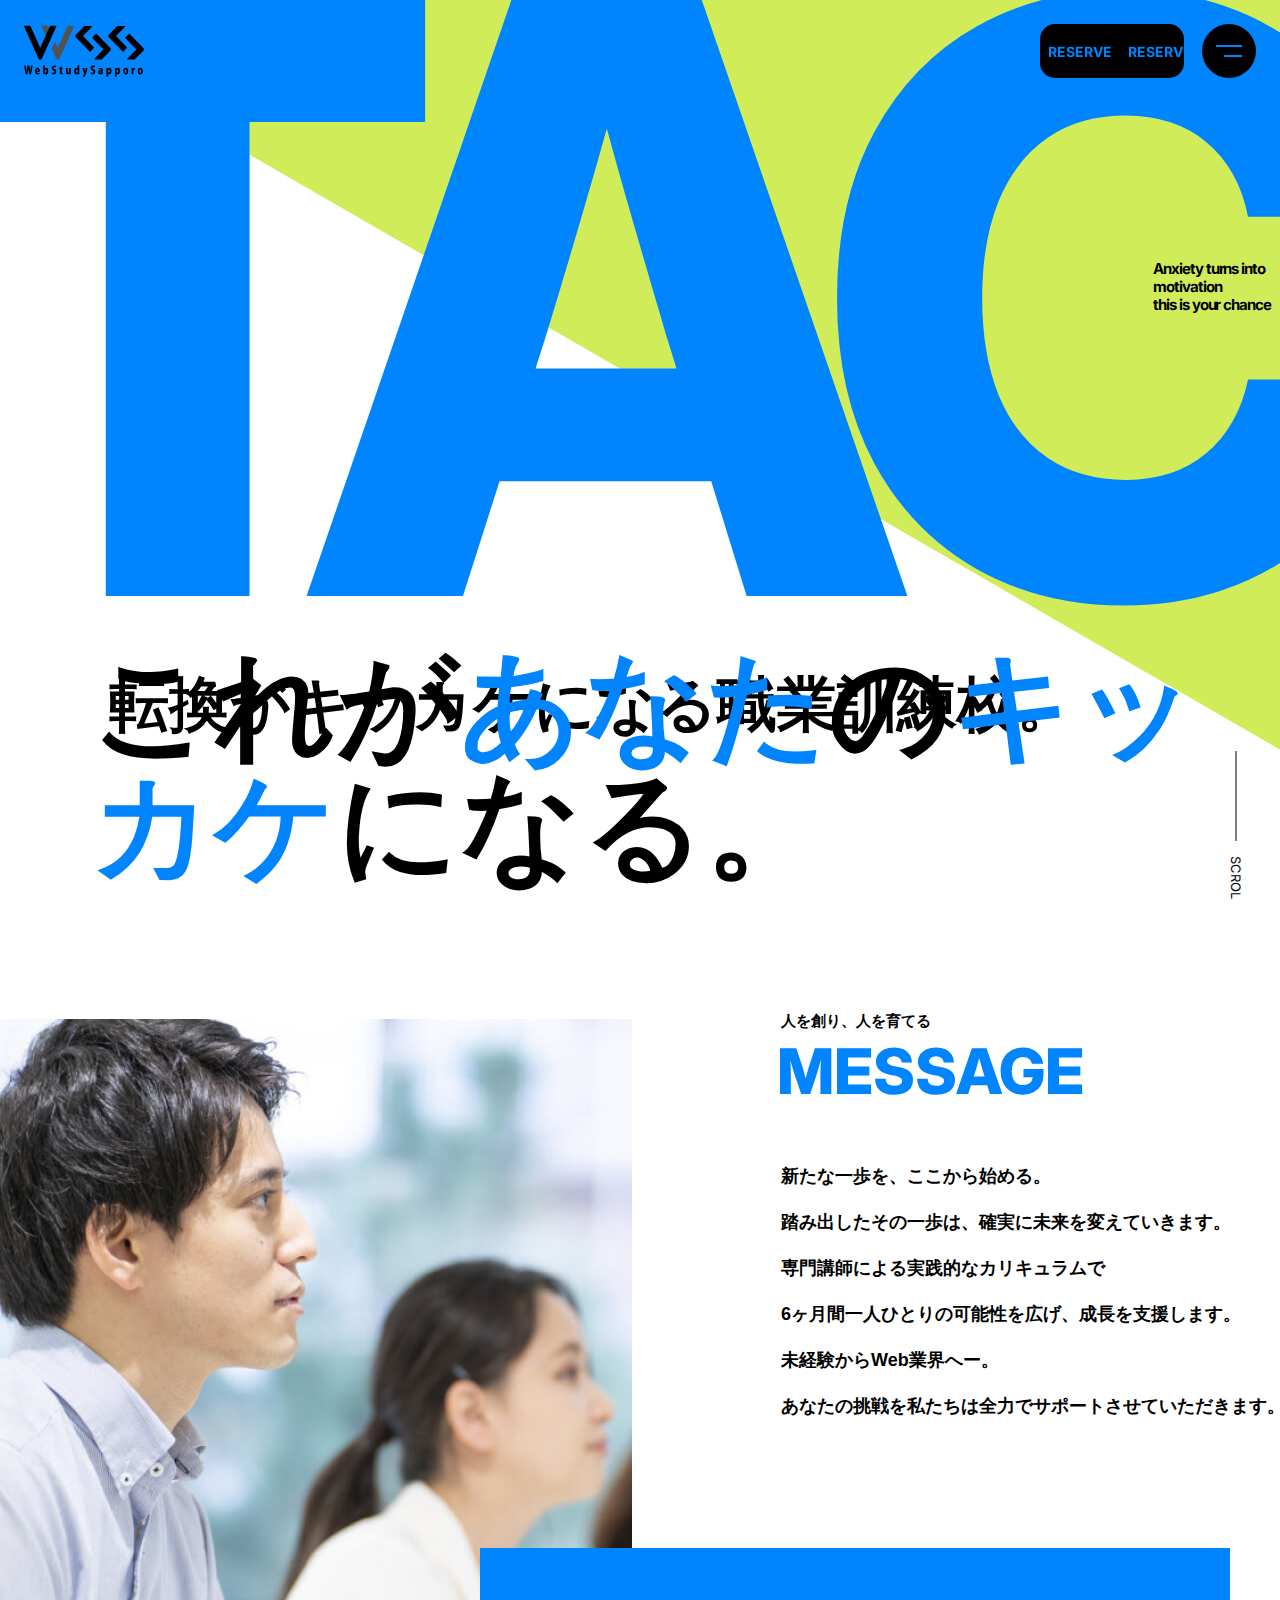
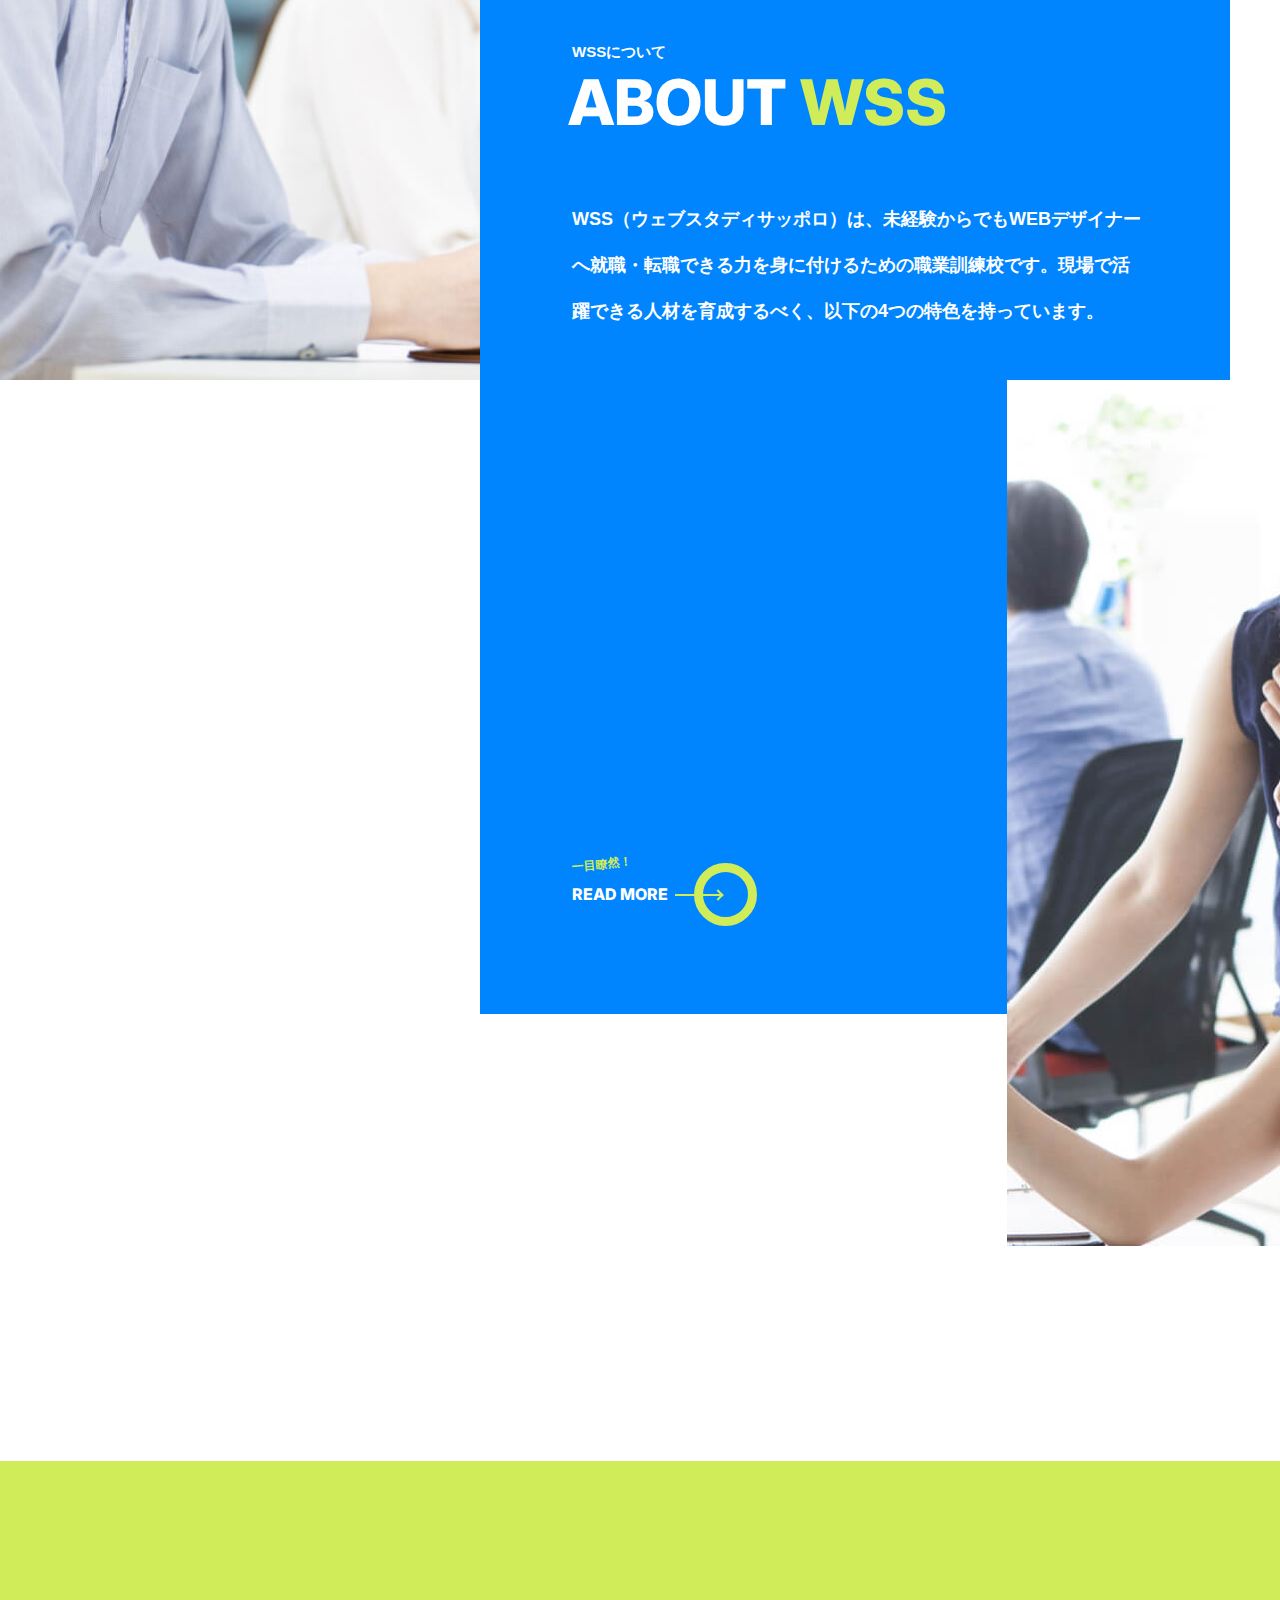
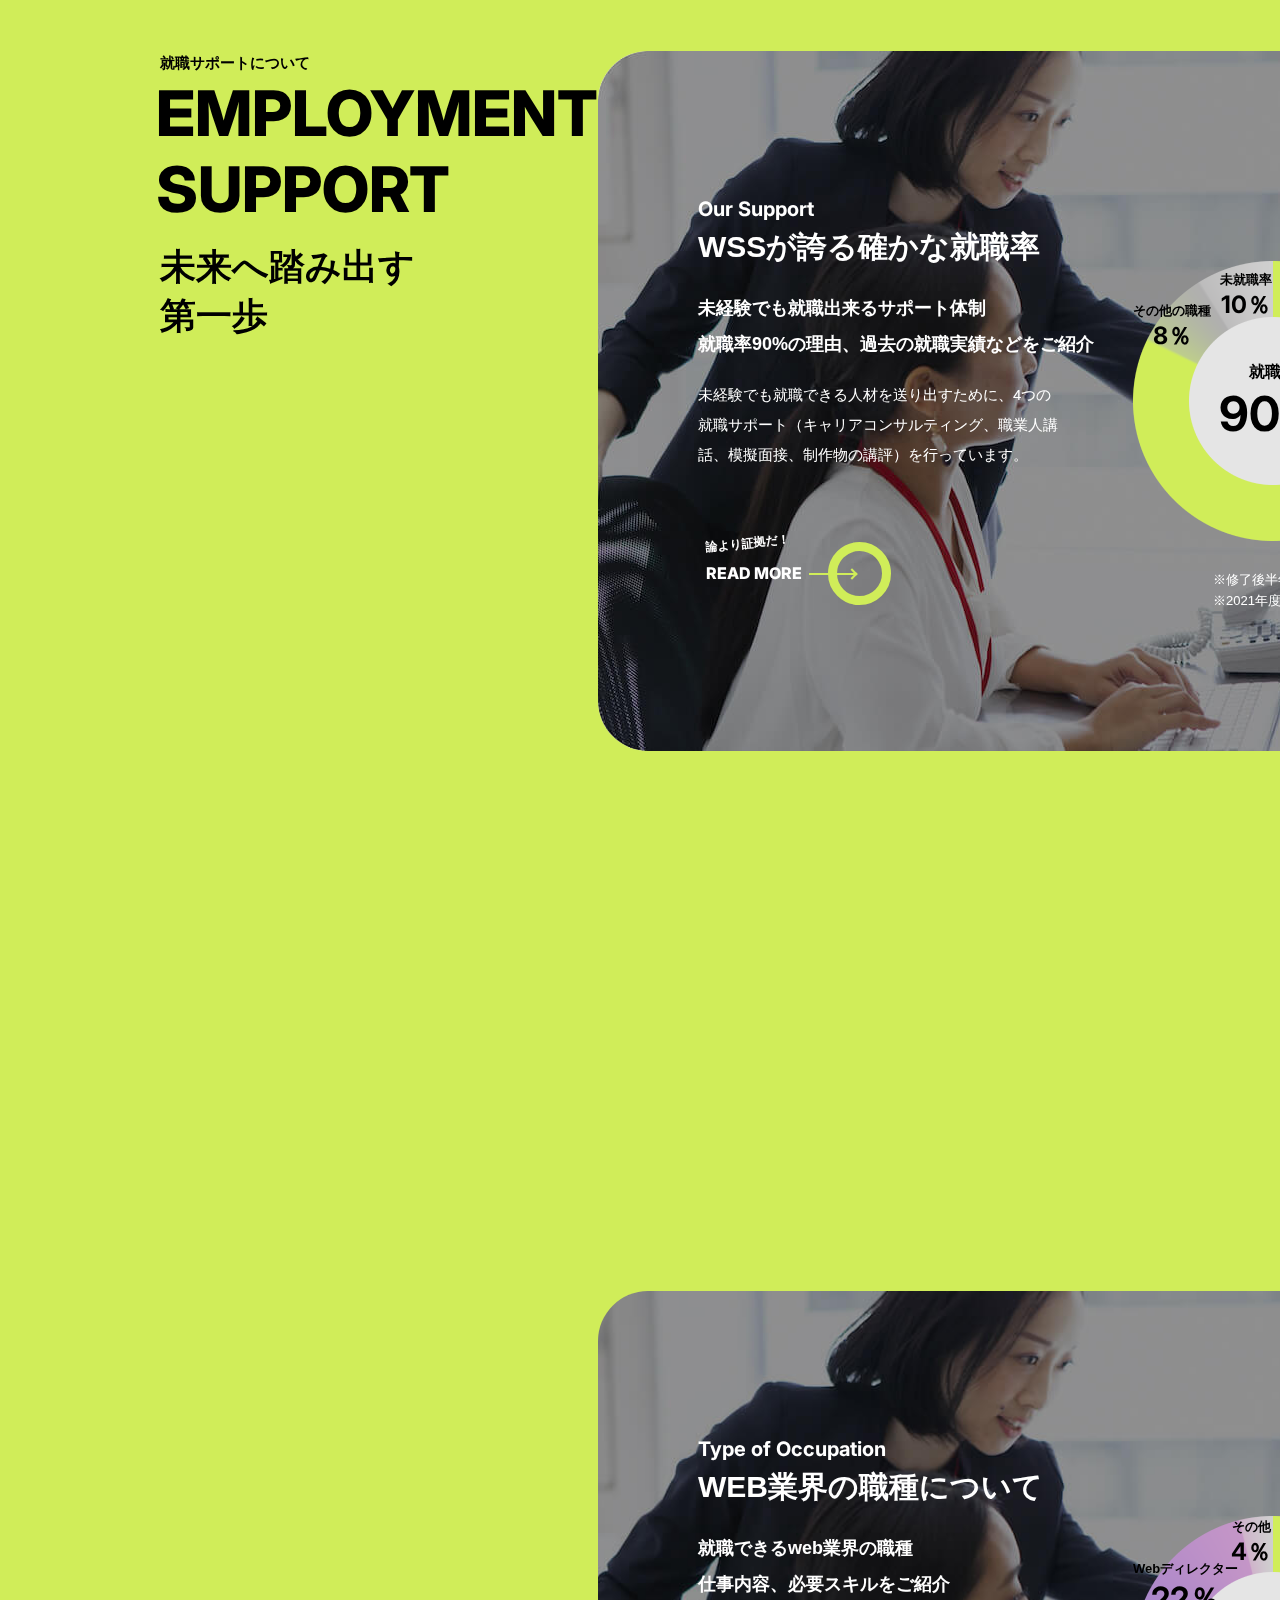
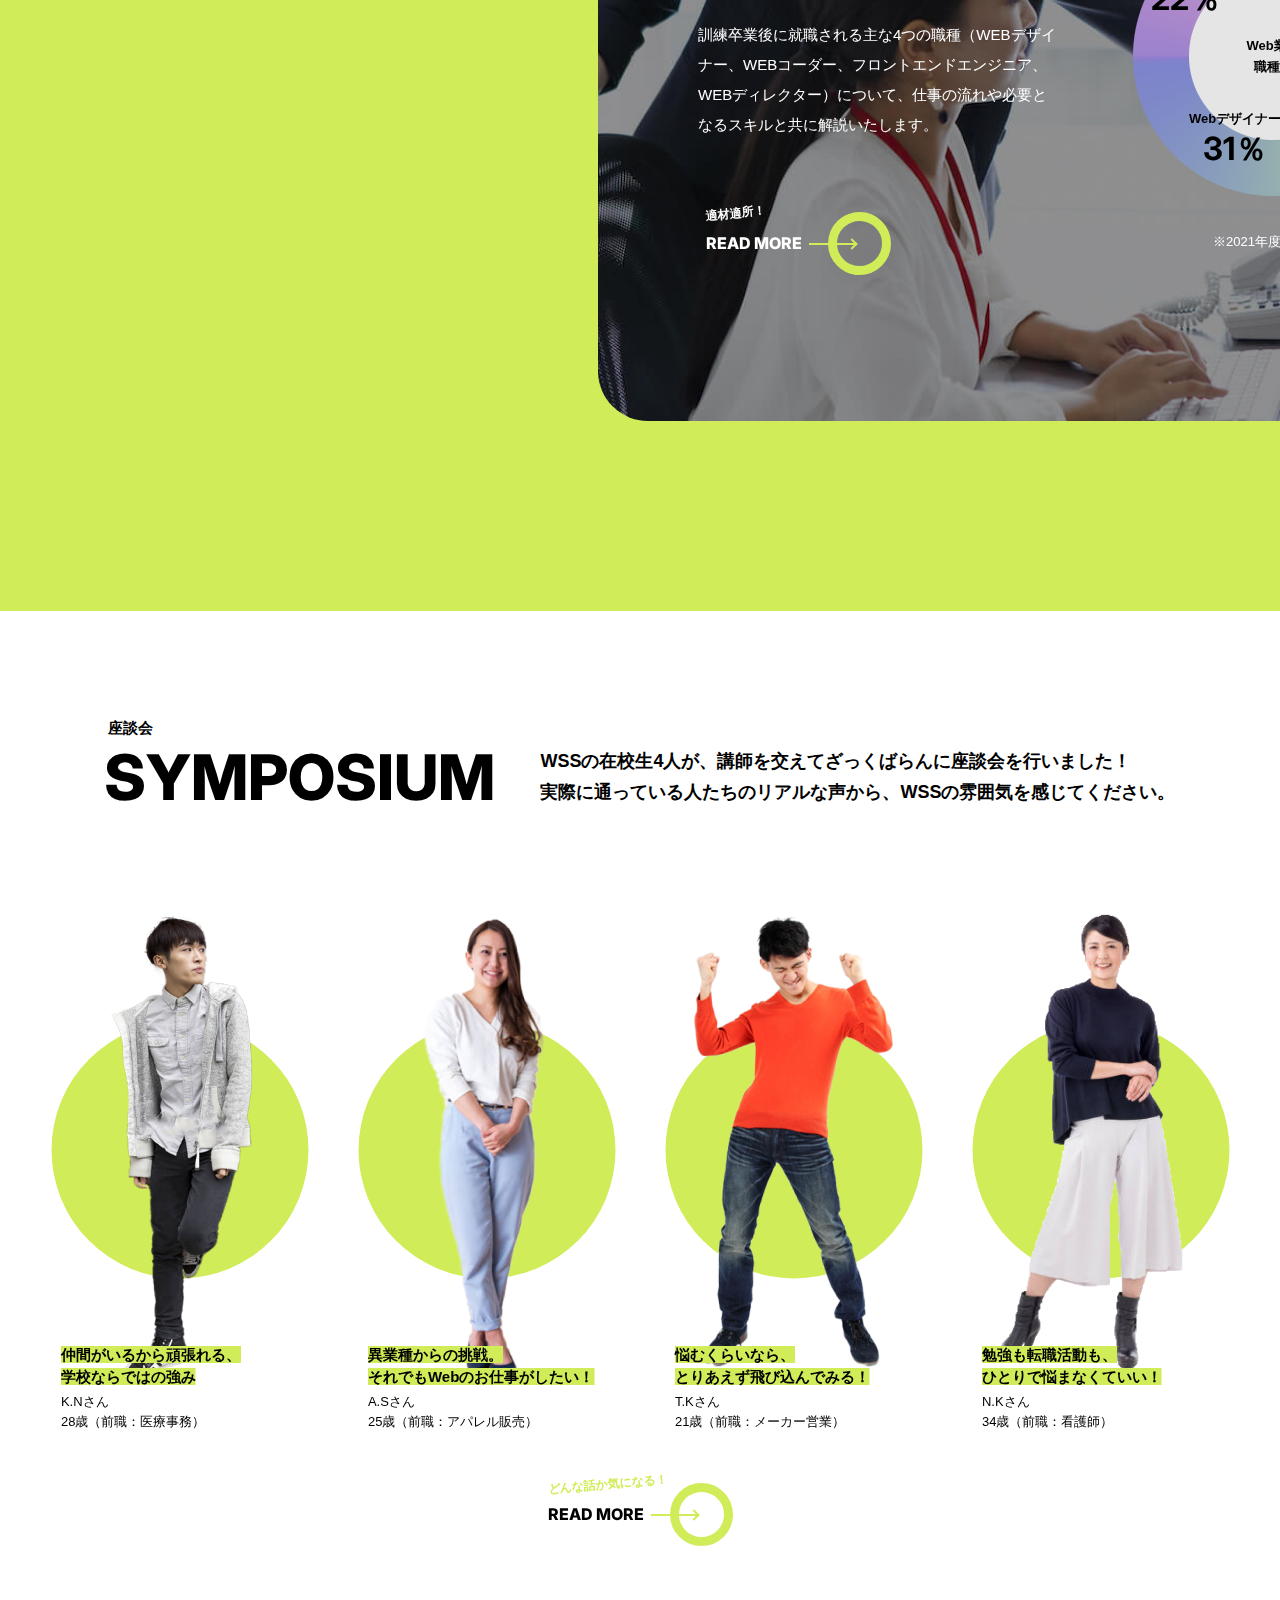
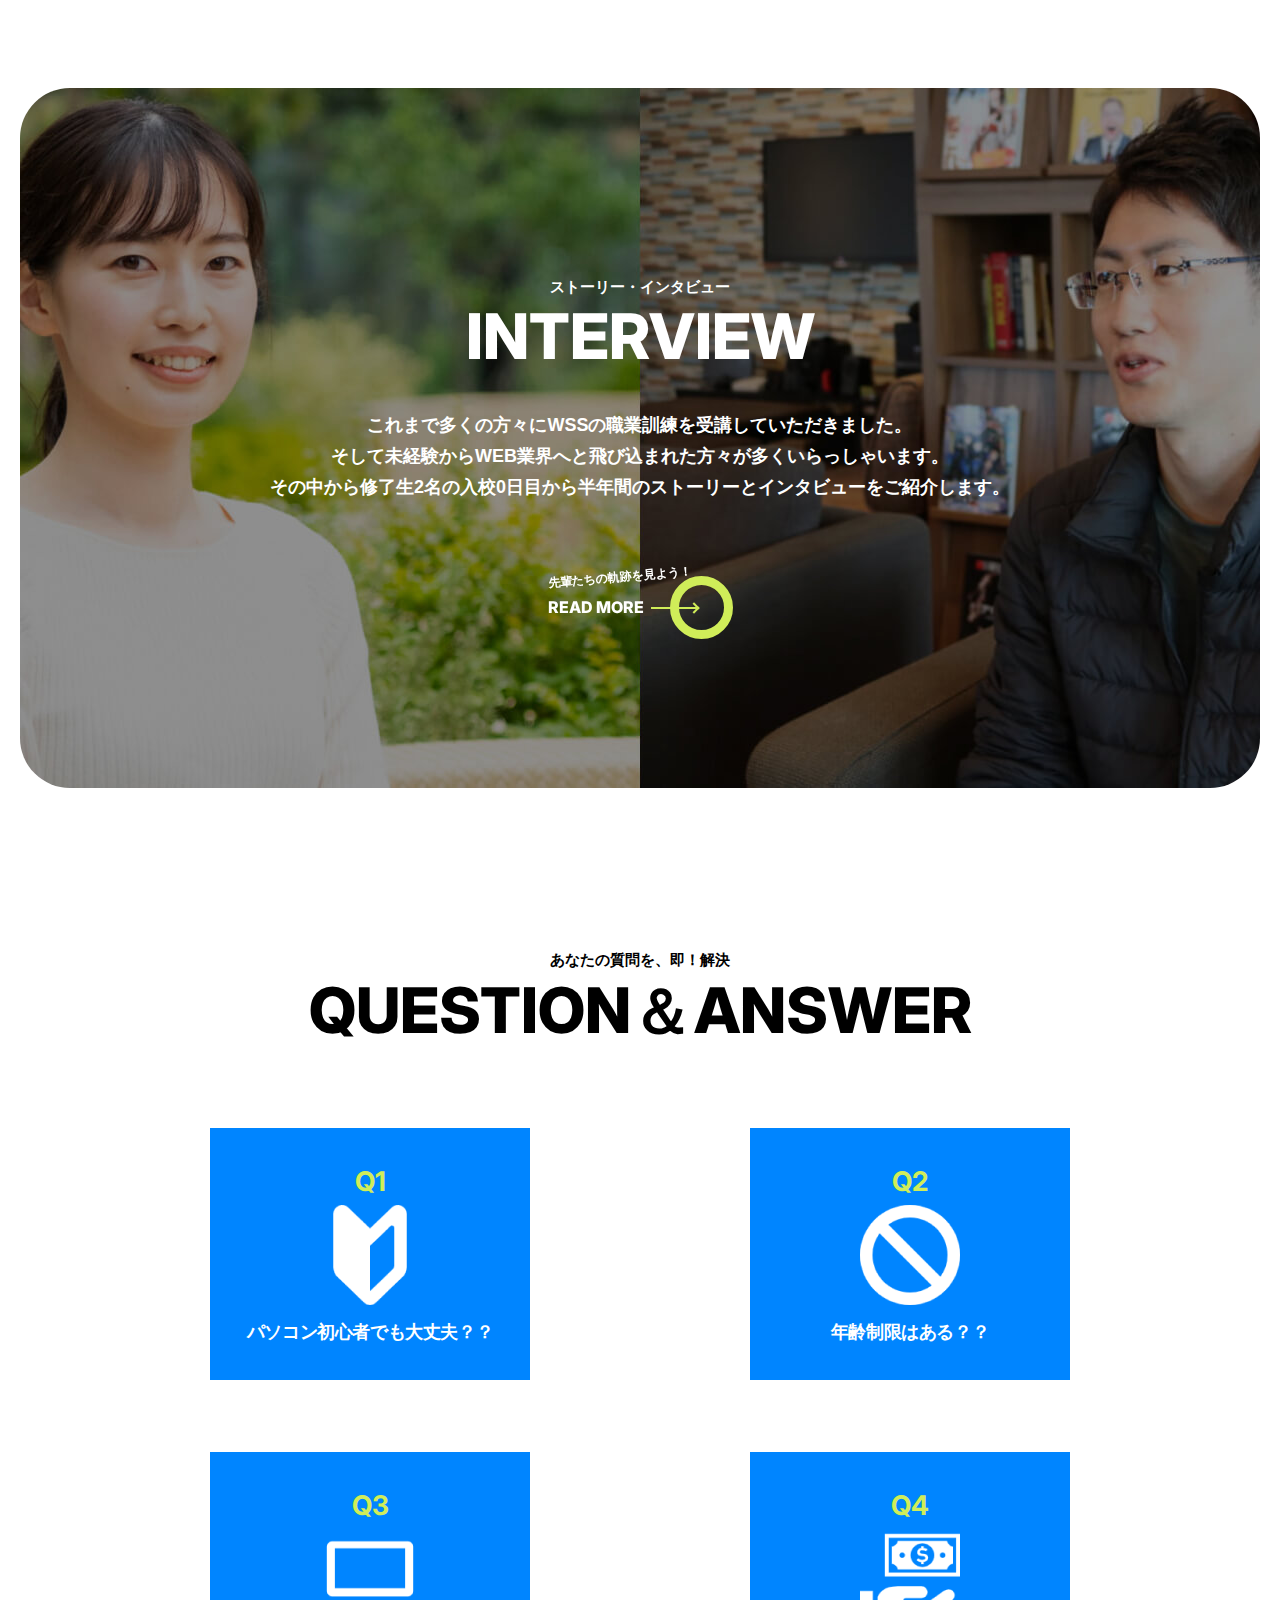
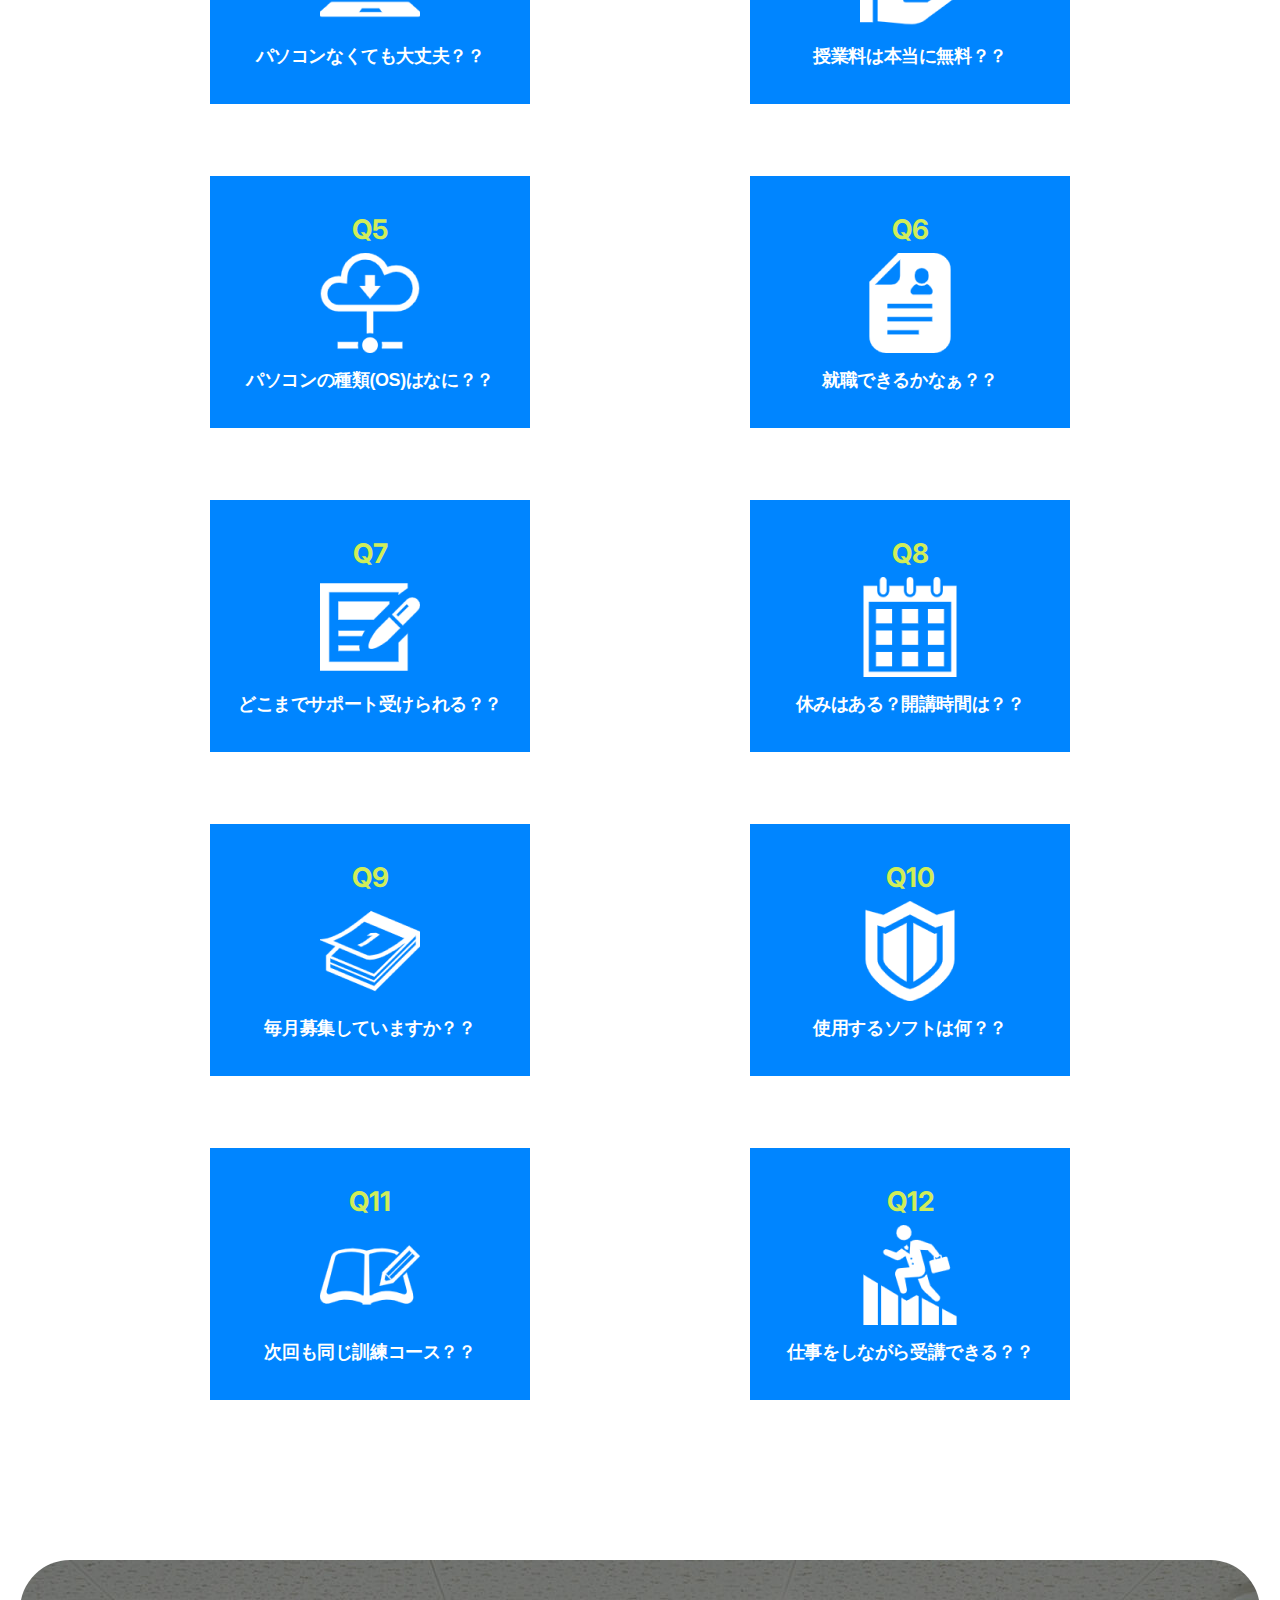
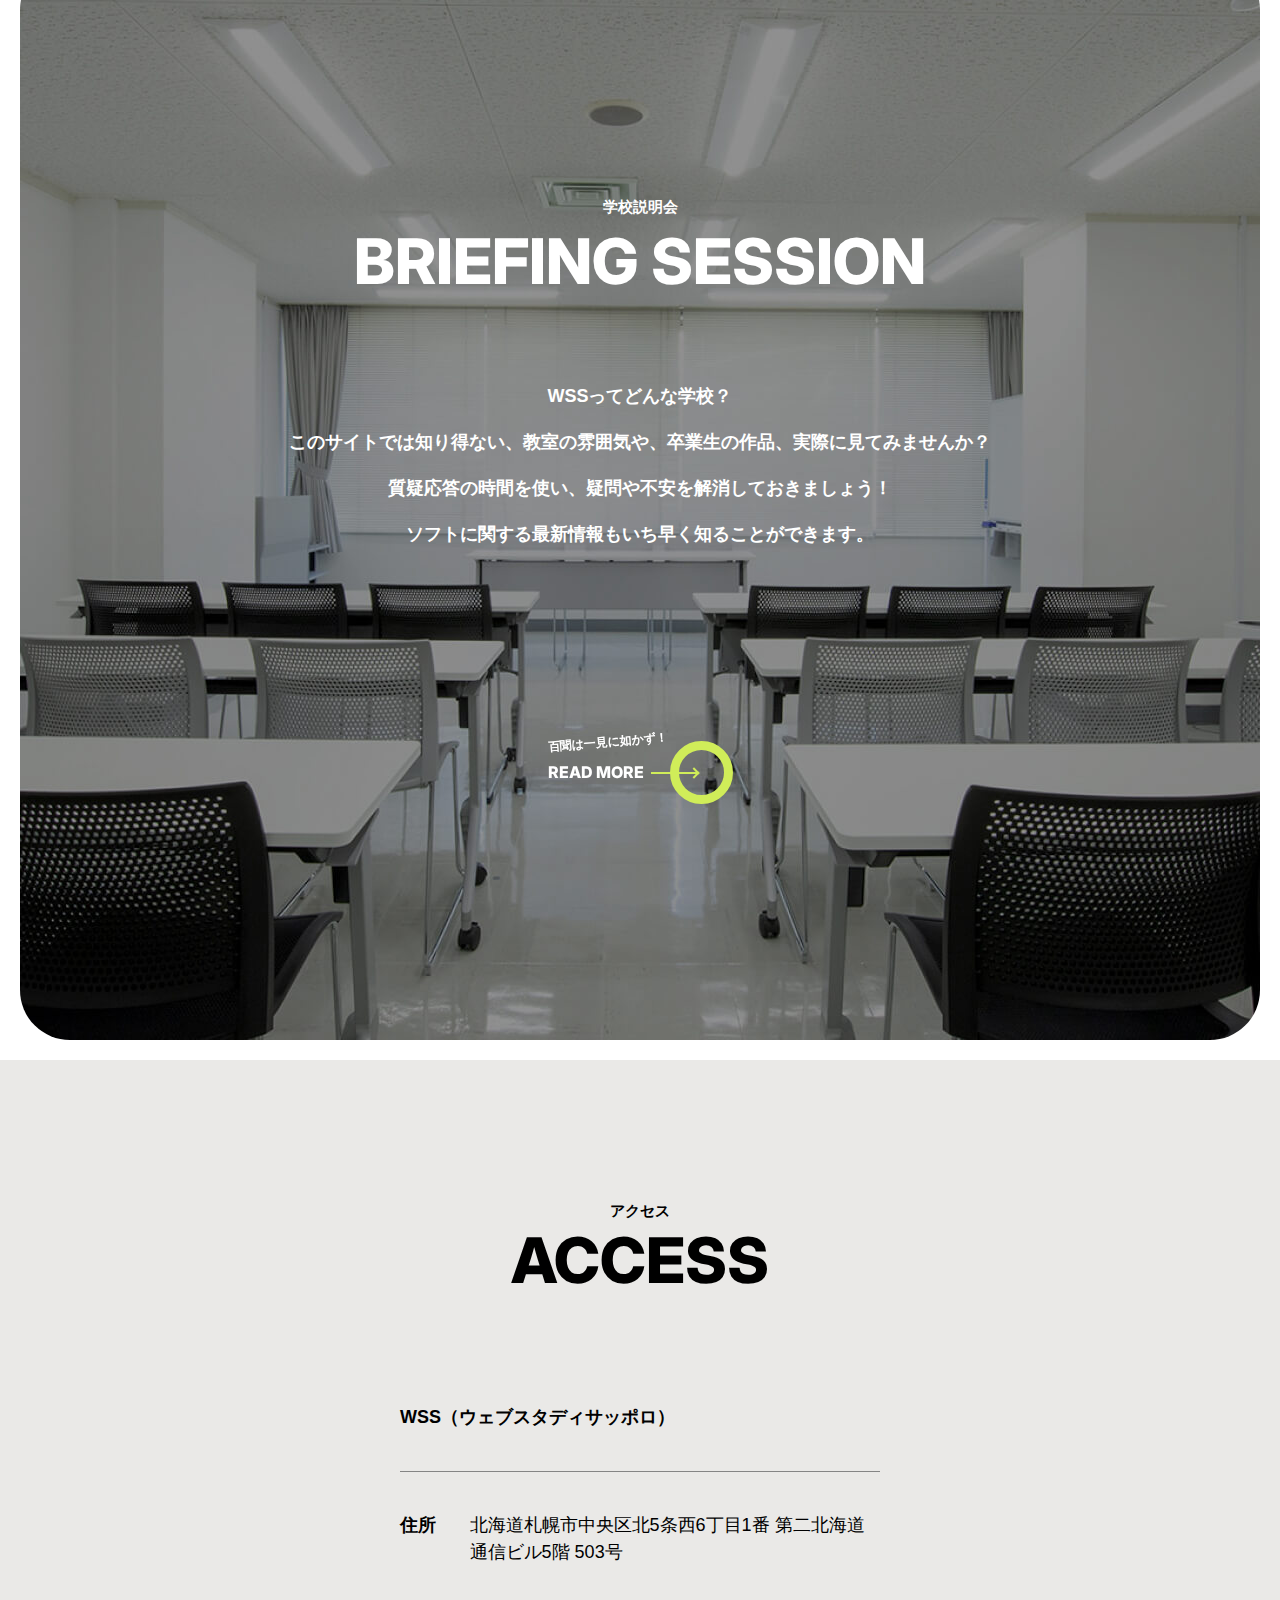
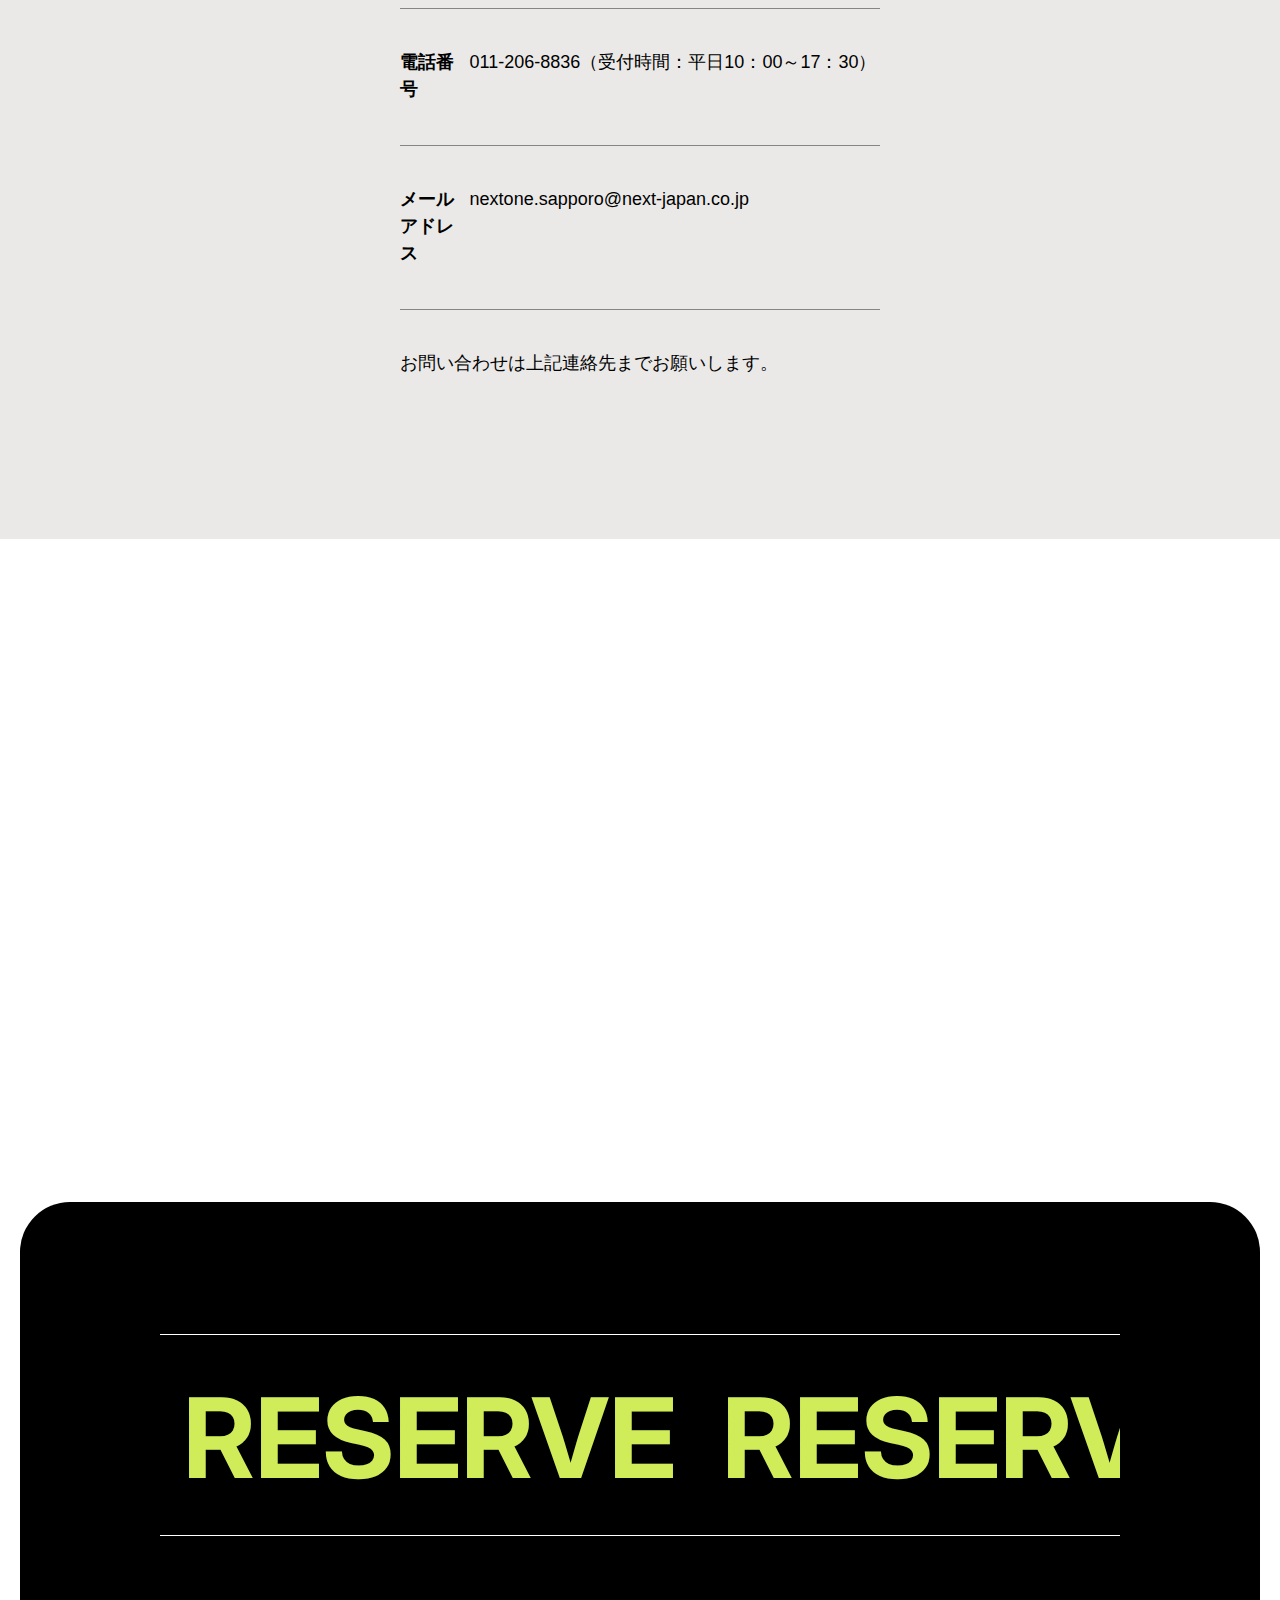
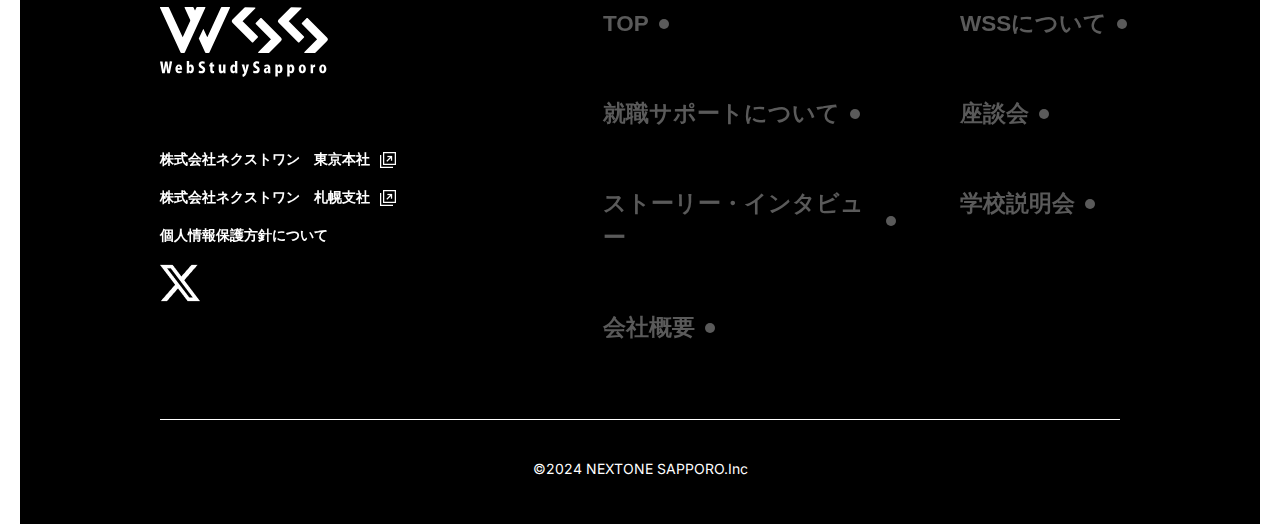
<file: index.html>
<!DOCTYPE html>
<html lang="ja">

<head>
  <meta charset="utf-8">
  <title>WSS(ウェブスタディサッポロ)｜札幌で未経験からでもWebデザイナーへ転職できる職業訓練校</title>
  <meta name="robots" content="noindex, nofollow">
  <meta name="keywords"
    content="北海道,札幌市,中央区,webクリエイター,webデザイナー,hp,ホームページ,ネクストワン,wss,ウェブスタディサッポロ,rwd,レスポンシブウェブデザイン,photoshop,adobe,html5,css3,javascript,,jquery,sass,scss,gulp,prepros">
  <meta name="description"
    content="Web・パソコンに関する求職者支援訓練(職業訓練)を実施しています。スマホ対応したレスポンシブウェブデザインやPhotoshopを中心としたデザインを無料で学習できます。">
  <link rel="preconnect" href="https://fonts.googleapis.com">
  <link rel="preconnect" href="https://fonts.gstatic.com" crossorigin>
  <link href="https://fonts.googleapis.com/css2?family=Inter:wght@400;800&amp;display=swap" rel="stylesheet">
  <link href="css/style.css" rel="stylesheet" media="all">
</head>

<body id="top">
  <div class="wrapper">
    <header class="header">
      <h1 class="header__ttl">
        <a class="header__link" href="index.html"><img class="header__logo" src="images/common/logo_wss_black.svg"
            alt="WSSロゴ"></a>
      </h1>
      <nav class="gnav">
        <ul class="gnav__nav">
          <li class="gnav__list">
            <a class="gnav__slide-link" href="briefing/index.html">
              <p class="gnav__slide-txt--01">RESERVE</p>
              <p class="gnav__slide-txt--02">RESERVE</p>
              <p class="gnav__slide-txt--03">RESERVE</p>
              <p class="gnav__slide-txt--04">RESERVE</p>
            </a>
          </li>
          <li class="gnav__list">
            <div class="gnav__hamburger" id="gnav__hamburger">
              <div class="gnav__hamburger-inner">
                <span></span>
                <span></span>
              </div>
            </div>
          </li>
        </ul>
        <div class="gnav__menu-container" id="gnav__menu-container">
          <a class="gnav__menu-logo" href="index.html">
            <img class="gnav__menu-img" src="images/common/logo_wss_white.svg" alt="WSSロゴ">
          </a>
          <ul class="gnav__menu">
            <li class="gnav__menu-list"><a class="gnav__menu-link" href="index.html" data-mask="TOP">TOP</a></li>
            <li class="gnav__menu-list"><a class="gnav__menu-link" href="about/index.html"
                data-mask="WSSについて">WSSについて</a></li>
            <li class="gnav__menu-list"><a class="gnav__menu-link" href="employment/index.html"
                data-mask="就職サポートについて">就職サポートについて</a></li>
            <li class="gnav__menu-list"><a class="gnav__menu-link" href="symposium/index.html" data-mask="座談会">座談会</a>
            </li>
            <li class="gnav__menu-list"><a class="gnav__menu-link" href="interview/index.html"
                data-mask="ストーリー・インタビュー">ストーリー・インタビュー</a></li>
            <li class="gnav__menu-list"><a class="gnav__menu-link" href="briefing/index.html"
                data-mask="学校説明会">学校説明会</a></li>
            <li class="gnav__menu-list"><a class="gnav__menu-link" href="company/index.html" data-mask="会社概要">会社概要</a>
            </li>
          </ul>
          <a class="gnav__menu-slide-link" href="briefing/index.html">
            <p class="gnav__menu-slide-txt--01">RESERVE</p>
            <p class="gnav__menu-slide-txt--02">RESERVE</p>
            <p class="gnav__menu-slide-txt--03">RESERVE</p>
            <p class="gnav__menu-slide-txt--04">RESERVE</p>
          </a>
        </div>
      </nav>
    </header>
    <main class="main">
      <div class="fv">
        <p class="fv__catchcopy-en">TACT</p>
        <p class="fv__sub-catchcopy-en">
          Anxiety turns into motivation<br>
          this is your chance
        </p>
        <p class="fv__sub-catchcopy-ja">転換がキッカケになる職業訓練校。</p>
        <p class="fv__catchcopy-ja">これが<span>あなた</span>の<span>キッカケ</span>になる。</p>
        <p class="fv__scroll-txt">SCROLL</p>
      </div>
      <section class="about">
        <div class="about__message-container">
          <p class="about__message-sub-ttl">人を創り、人を育てる</p>
          <h2 class="about__message-ttl">MESSAGE</h2>
          <p class="about__message-txt">
            新たな一歩を、ここから始める。<br>
            踏み出したその一歩は、確実に未来を変えていきます。<br>
            専門講師による実践的なカリキュラムで<br>
            6ヶ月間一人ひとりの可能性を広げ、成長を支援します。<br>
            未経験からWeb業界へー。<br>
            あなたの挑戦を私たちは全力でサポートさせていただきます。
          </p>
        </div>
        <div class="about__container">
          <p class="about__sub-ttl">WSSについて</p>
          <h2 class="about__ttl">ABOUT <span>WSS</span></h2>
          <p class="about__txt">
            WSS（ウェブスタディサッポロ）は、未経験からでもWEBデザイナーへ就職・転職できる力を身に付けるための職業訓練校です。現場で活躍できる人材を育成するべく、以下の4つの特色を持っています。
          </p>
          <dl class="about__list js-scroll">
            <div class="about__list-wrap">
              <dt class="about__list-ttl">POINT 1</dt>
              <dd class="about__list-description"><span class="left">『今』</span>必要なスキルを習得</dd>
            </div>
            <div class="about__list-wrap">
              <dt class="about__list-ttl">POINT 2</dt>
              <dd class="about__list-description"><span>プロ</span>による直接指導</dd>
            </div>
            <div class="about__list-wrap">
              <dt class="about__list-ttl">POINT 3</dt>
              <dd class="about__list-description">有料ソフトを<span>無料</span>で使用可能</dd>
            </div>
            <div class="about__list-wrap">
              <dt class="about__list-ttl">POINT 4</dt>
              <dd class="about__list-description"><span>実践力</span>が身に付くカリキュラム</dd>
            </div>
          </dl>
          <div class="about__btn">
            <a class="about__link" href="about/index.html">
              <span class="about__btn-sub">一目瞭然！</span>
              <span class="about__btn-txt">READ MORE</span>
              <div class="about__btn-icon">
                <div class="about__circle"></div>
                <div class="about__arrow"></div>
              </div>
            </a>
          </div>
        </div>
      </section>
      <section class="employment">
        <div class="employment__container">
          <div class="employment__ttl-box">
            <p class="employment__sub-ttl">就職サポートについて</p>
            <h2 class="employment__ttl">EMPLOYMENT<br>SUPPORT</h2>
            <p class="employment__note">未来へ踏み出す<br>第一歩</p>
          </div>
          <div class="employment__contents-wrap">
            <div class="employment__content">
              <div class="employment__content-info">
                <p class="employment__content-sub-ttl">Our Support</p>
                <h3 class="employment__content-ttl">WSSが誇る確かな就職率</h3>
                <p class="employment__content-txt">
                  未経験でも就職出来るサポート体制<br>
                  就職率90%の理由、過去の就職実績などをご紹介
                </p>
                <p class="employment__content-sub-txt">
                  未経験でも就職できる人材を送り出すために、4つの就職サポート（キャリアコンサルティング、職業人講話、模擬面接、制作物の講評）を行っています。
                </p>
                <div class="employment__btn">
                  <a class="employment__link" href="employment/index.html">
                    <span class="employment__btn-sub">論より証拠だ！</span>
                    <span class="employment__btn-txt">READ MORE</span>
                    <div class="employment__btn-icon">
                      <div class="employment__circle"></div>
                      <div class="employment__arrow"></div>
                    </div>
                  </a>
                </div>
              </div>
              <div class="employment__content-pic">
                <img class="employment__content-img" src="images/top/employment_img_01.png" alt="就職率円グラフ">
                <div class="employment__circle-info-1">
                  <p class="employment__circle-info-1-ttl">就職率</p>
                  <p class="employment__circle-info-1-number">90％</p>
                </div>
                <div class="employment__circle-info-2">
                  <p class="employment__circle-info-2-ttl">Web業界</p>
                  <p class="employment__circle-info-2-number">82％</p>
                </div>
                <div class="employment__circle-info-3">
                  <p class="employment__circle-info-3-ttl">未就職率</p>
                  <p class="employment__circle-info-3-number">10％</p>
                </div>
                <div class="employment__circle-info-4">
                  <p class="employment__circle-info-4-ttl">その他の職種</p>
                  <p class="employment__circle-info-4-number">8％</p>
                </div>
                <div class="employment__circle-info-5">
                  <p class="employment__circle-info-5-txt">
                    ※修了後半年以内<br>
                    ※2021年度のデータ
                  </p>
                </div>
              </div>
            </div>
            <div class="employment__content">
              <div class="employment__content-info">
                <p class="employment__content-sub-ttl">Type of Occupation</p>
                <h3 class="employment__content-ttl">WEB業界の職種について</h3>
                <p class="employment__content-txt">
                  就職できるweb業界の職種<br>仕事内容、必要スキルをご紹介
                </p>
                <p class="employment__content-sub-txt">
                  訓練卒業後に就職される主な4つの職種（WEBデザイナー、WEBコーダー、フロントエンドエンジニア、WEBディレクター）について、仕事の流れや必要となるスキルと共に解説いたします。
                </p>
                <div class="employment__btn">
                  <a class="employment__link" href="employment/index.html#occupation">
                    <span class="employment__btn-sub">適材適所！</span>
                    <span class="employment__btn-txt">READ MORE</span>
                    <div class="employment__btn-icon">
                      <div class="employment__circle"></div>
                      <div class="employment__arrow"></div>
                    </div>
                  </a>
                </div>
              </div>
              <div class="employment__content-pic">
                <img class="employment__content-img" src="images/top/employment_img_02.png" alt="職種別円グラフ">
                <div class="employment__circle-info-6">
                  <p class="employment__circle-info-6-ttl">Web業界</p>
                  <p class="employment__circle-info-6-sub-ttl">職種別</p>
                </div>
                <div class="employment__circle-info-7">
                  <p class="employment__circle-info-7-ttl">
                    Webコーダー<br>
                    または<br>
                    フロントエンド<br>
                    エンジニア
                  </p>
                  <p class="employment__circle-info-7-number">43％</p>
                </div>
                <div class="employment__circle-info-8">
                  <p class="employment__circle-info-8-ttl">Webデザイナー</p>
                  <p class="employment__circle-info-8-number">31％</p>
                </div>
                <div class="employment__circle-info-9">
                  <p class="employment__circle-info-9-ttl">Webディレクター</p>
                  <p class="employment__circle-info-9-number">22％</p>
                </div>
                <div class="employment__circle-info-10">
                  <p class="employment__circle-info-10-ttl">その他</p>
                  <p class="employment__circle-info-10-number">4％</p>
                </div>
                <div class="employment__circle-info-11">
                  <p class="employment__circle-info-11-txt">
                    ※2021年度のデータ
                  </p>
                </div>
              </div>
            </div>
          </div>
        </div>
      </section>
      <section class="symposium">
        <div class="symposium__ttl-wrap">
          <p class="symposium__sub-ttl">座談会</p>
          <div class="symposium__box">
            <h2 class="symposium__ttl">SYMPOSIUM</h2>
            <p class="symposium__txt">
              WSSの在校生4人が、講師を交えてざっくばらんに座談会を行いました！<br>
              実際に通っている人たちのリアルな声から、WSSの雰囲気を感じてください。
            </p>
          </div>
        </div>
        <ul class="symposium__ul">
          <li class="symposium__list">
            <p class="symposium__pic"><img class="symposium__img" src="images/top/symposium_img_01.png" alt="座談会男性01">
            </p>
            <div class="symposium__talk-wrap">
              <div class="symposium__talk-ttl-wrap">
                <p class="symposium__talk-ttl">
                  仲間がいるから頑張れる、<br>
                  学校ならではの強み
                </p>
              </div>
              <p class="symposium__talk-info">
                K.Nさん<br>
                28歳（前職：医療事務）
              </p>
            </div>
          </li>
          <li class="symposium__list">
            <p class="symposium__pic"><img class="symposium__img" src="images/top/symposium_img_02.png" alt="座談会女性01">
            </p>
            <div class="symposium__talk-wrap">
              <div class="symposium__talk-ttl-wrap">
                <p class="symposium__talk-ttl">
                  異業種からの挑戦。<br>
                  それでもWebのお仕事がしたい！
                </p>
              </div>
              <p class="symposium__talk-info">
                A.Sさん<br>
                25歳（前職：アパレル販売）
              </p>
            </div>
          </li>
          <li class="symposium__list">
            <p class="symposium__pic"><img class="symposium__img" src="images/top/symposium_img_03.png" alt="座談会男性02">
            </p>
            <div class="symposium__talk-wrap">
              <div class="symposium__talk-ttl-wrap">
                <p class="symposium__talk-ttl">
                  悩むくらいなら、<br>
                  とりあえず飛び込んでみる！
                </p>
              </div>
              <p class="symposium__talk-info">
                T.Kさん<br>
                21歳（前職：メーカー営業）
              </p>
            </div>
          </li>
          <li class="symposium__list">
            <p class="symposium__pic"><img class="symposium__img" src="images/top/symposium_img_04.png" alt="座談会女性02">
            </p>
            <div class="symposium__talk-wrap">
              <div class="symposium__talk-ttl-wrap">
                <p class="symposium__talk-ttl">
                  勉強も転職活動も、<br>
                  ひとりで悩まなくていい！
                </p>
              </div>
              <p class="symposium__talk-info">
                N.Kさん<br>
                34歳（前職：看護師）
              </p>
            </div>
          </li>
        </ul>
        <div class="symposium__btn">
          <a class="symposium__link" href="symposium/index.html">
            <span class="symposium__btn-sub">どんな話か気になる！</span>
            <span class="symposium__btn-txt">READ MORE</span>
            <div class="symposium__btn-icon">
              <div class="symposium__circle"></div>
              <div class="symposium__arrow"></div>
            </div>
          </a>
        </div>
      </section>
      <section class="interview">
        <div class="interview__container">
          <div class="interview__box">
            <p class="interview__sub-ttl">ストーリー・インタビュー</p>
            <h2 class="interview__ttl">INTERVIEW</h2>
            <p class="interview__txt">
              これまで多くの方々にWSSの職業訓練を受講していただきました。<br>
              そして未経験からWEB業界へと飛び込まれた方々が多くいらっしゃいます。<br>
              その中から修了生2名の入校0日目から半年間のストーリーとインタビューをご紹介します。
            </p>
            <div class="interview__btn">
              <a class="interview__link" href="interview/index.html">
                <span class="interview__btn-sub">先輩たちの軌跡を見よう！</span>
                <span class="interview__btn-txt">READ MORE</span>
                <div class="interview__btn-icon">
                  <div class="interview__circle"></div>
                  <div class="interview__arrow"></div>
                </div>
              </a>
            </div>
          </div>
        </div>
      </section>
      <section class="question">
        <div class="question__ttl-box">
          <p class="question__sub-ttl">あなたの質問を、即！解決</p>
          <h2 class="question__ttl">QUESTION＆ANSWER</h2>
        </div>
        <ul class="question__ul">
          <li class="question__card">
            <div class="question__card-question">
              <p class="question__number">Q1</p>
              <p class="question__pic"><img class="question__img" src="images/top/question_icon_01.png"
                  alt="初心者マークアイコン"></p>
              <p class="question__txt">パソコン初心者でも大丈夫？？</p>
            </div>
            <div class="question__card-answer">
              <p class="question__number">A1</p>
              <p class="question__txt">
                検索してインターネットを閲覧する程度の知識があれば受講可能です。多くの受講生が同じスタートラインから始めております。
              </p>
            </div>
          </li>
          <li class="question__card">
            <div class="question__card-question">
              <p class="question__number">Q2</p>
              <p class="question__pic"><img class="question__img" src="images/top/question_icon_02.png" alt="禁止マークアイコン">
              </p>
              <p class="question__txt">年齢制限はある？？</p>
            </div>
            <div class="question__card-answer">
              <p class="question__number">A2</p>
              <p class="question__txt">
                受講に当たって年齢制限はありません。年齢よりも本人の「やる気」や「学ぶ姿勢」が一番重要な点だと思います。
              </p>
            </div>
          </li>
          <li class="question__card">
            <div class="question__card-question">
              <p class="question__number">Q3</p>
              <p class="question__pic"><img class="question__img" src="images/top/question_icon_03.png"
                  alt="ノートパソコンアイコン"></p>
              <p class="question__txt">パソコンなくても大丈夫？？</p>
            </div>
            <div class="question__card-answer">
              <p class="question__number">A3</p>
              <p class="question__txt">
                特に必要ありません。授業中はこちらで用意したPCを一人1台ご利用いただけます。※貸出による持ち帰り、持ち込みのパソコンによる受講は不可。
              </p>
            </div>
          </li>
          <li class="question__card">
            <div class="question__card-question">
              <p class="question__number">Q4</p>
              <p class="question__pic"><img class="question__img" src="images/top/question_icon_04.png"
                  alt="お金イメージアイコン"></p>
              <p class="question__txt">授業料は本当に無料？？</p>
            </div>
            <div class="question__card-answer">
              <p class="question__number">A4</p>
              <p class="question__txt">
                受講料は完全に無料です。ただし、テキスト代として10,274円発生致しますのでご了承ください。
              </p>
            </div>
          </li>
          <li class="question__card">
            <div class="question__card-question">
              <p class="question__number">Q5</p>
              <p class="question__pic"><img class="question__img" src="images/top/question_icon_05.png"
                  alt="クラウドマークアイコン"></p>
              <p class="question__txt">パソコンの種類(OS)はなに？？</p>
            </div>
            <div class="question__card-answer">
              <p class="question__number">A5</p>
              <p class="question__txt">
                15インチのノートパソコンのWindows10を利用しております。ノートパソコンですがSSD搭載なので高速に処理ができます。
              </p>
            </div>
          </li>
          <li class="question__card">
            <div class="question__card-question">
              <p class="question__number">Q6</p>
              <p class="question__pic"><img class="question__img" src="images/top/question_icon_06.png" alt="テキストアイコン">
              </p>
              <p class="question__txt">就職できるかなぁ？？</p>
            </div>
            <div class="question__card-answer">
              <p class="question__number">A6</p>
              <p class="question__txt">
                就職率が高い教室だと100%ですが、全ての教室がその就職率ではございません。未経験でも就職した方は多くおりますのでご安心ください。
              </p>
            </div>
          </li>
          <li class="question__card">
            <div class="question__card-question">
              <p class="question__number">Q7</p>
              <p class="question__pic"><img class="question__img" src="images/top/question_icon_07.png" alt="メモアイコン">
              </p>
              <p class="question__txt">どこまでサポート受けられる？？</p>
            </div>
            <div class="question__card-answer">
              <p class="question__number">A7</p>
              <p class="question__txt">
                キャリアコンサルティング、技術支援や就職支援、模擬面接などを行います。訓練中、訓練終了後もサポートしておりますので、お気軽にご相談ください。
              </p>
            </div>
          </li>
          <li class="question__card">
            <div class="question__card-question">
              <p class="question__number">Q8</p>
              <p class="question__pic"><img class="question__img" src="images/top/question_icon_08.png" alt="カレンダーアイコン">
              </p>
              <p class="question__txt">休みはある？開講時間は？？</p>
            </div>
            <div class="question__card-answer">
              <p class="question__number">A8</p>
              <p class="question__txt">
                基本的に休みは土日祝日、他休講日もあります。授業時間は10：00～16：30。休憩時間もあります。
              </p>
            </div>
          </li>
          <li class="question__card">
            <div class="question__card-question">
              <p class="question__number">Q9</p>
              <p class="question__pic"><img class="question__img" src="images/top/question_icon_09.png"
                  alt="日めくりカレンダーアイコン"></p>
              <p class="question__txt">毎月募集していますか？？</p>
            </div>
            <div class="question__card-answer">
              <p class="question__number">A9</p>
              <p class="question__txt">
                毎月の開講ではございませんので、お電話やメールにてご相談お受けします。ハローワークでもご確認いただけます。
              </p>
            </div>
          </li>
          <li class="question__card">
            <div class="question__card-question">
              <p class="question__number">Q10</p>
              <p class="question__pic"><img class="question__img" src="images/top/question_icon_10.png"
                  alt="セキュリティソフトアイコン"></p>
              <p class="question__txt">使用するソフトは何？？</p>
            </div>
            <div class="question__card-answer">
              <p class="question__number">A10</p>
              <p class="question__txt">
                画像編集、デザインツールとしてAdobe(アドビ)のPhotoshop CCやXD、テキストエディタとしてMicrosoftのVisual Studio Codeなど様々なソフトを利用します。
              </p>
            </div>
          </li>
          <li class="question__card">
            <div class="question__card-question">
              <p class="question__number">Q11</p>
              <p class="question__pic"><img class="question__img" src="images/top/question_icon_11.png" alt="ノートアイコン">
              </p>
              <p class="question__txt">次回も同じ訓練コース？？</p>
            </div>
            <div class="question__card-answer">
              <p class="question__number">A11</p>
              <p class="question__txt">
                基本的には同じ授業内容です。ただ、時代に合わせて変更しておりますので、必ず同じ内容とは限りません。
              </p>
            </div>
          </li>
          <li class="question__card">
            <div class="question__card-question">
              <p class="question__number">Q12</p>
              <p class="question__pic"><img class="question__img" src="images/top/question_icon_12.png"
                  alt="階段を上がる人アイコン"></p>
              <p class="question__txt">仕事をしながら受講できる？？</p>
            </div>
            <div class="question__card-answer">
              <p class="question__number">A12</p>
              <p class="question__txt">
                雇用保険の加入状況等で変わりますので、一度ハローワークへご相談することをお勧めします。
              </p>
            </div>
          </li>
        </ul>
      </section>
      <section class="briefing">
        <div class="briefing__container">
          <div class="briefing__box">
            <p class="briefing__sub-ttl">学校説明会</p>
            <h2 class="briefing__ttl">BRIEFING SESSION</h2>
            <p class="briefing__txt">
              WSSってどんな学校？<br>
              このサイトでは知り得ない、教室の雰囲気や、卒業生の作品、実際に見てみませんか？<br>
              質疑応答の時間を使い、疑問や不安を解消しておきましょう！<br>
              ソフトに関する最新情報もいち早く知ることができます。
            </p>
            <div class="briefing__btn">
              <a class="briefing__link" href="briefing/index.html">
                <span class="briefing__btn-sub">百聞は一見に如かず！</span>
                <span class="briefing__btn-txt">READ MORE</span>
                <div class="briefing__btn-icon">
                  <div class="briefing__circle"></div>
                  <div class="briefing__arrow"></div>
                </div>
              </a>
            </div>
          </div>
        </div>
      </section>
      <section class="access">
        <div class="access__info">
          <div class="access__ttl-box">
            <p class="access__sub-ttl">アクセス</p>
            <h2 class="access__ttl">ACCESS</h2>
          </div>
          <p class="access__name">WSS（ウェブスタディサッポロ）</p>
          <dl class="access__list">
            <dt class="access__sub">住所</dt>
            <dd class="access__description">北海道札幌市中央区北5条西6丁目1番 第二北海道通信ビル5階 503号</dd>
            <dt class="access__sub">電話番号</dt>
            <dd class="access__description">011-206-8836（受付時間：平日10：00～17：30）</dd>
            <dt class="access__sub">メールアドレス</dt>
            <dd class="access__description">nextone.sapporo@next-japan.co.jp</dd>
          </dl>
          <p class="access__note">お問い合わせは上記連絡先までお願いします。</p>
        </div>
        <div class="access__map-wrap">
          <iframe
            src="https://www.google.com/maps/embed?pb=!1m14!1m8!1m3!1d5829.580012517592!2d141.34494109751427!3d43.06688394374724!3m2!1i1024!2i768!4f13.1!3m3!1m2!1s0x0%3A0xc56ed83d88dc4a09!2zV1NTIHwgV2ViU3R1ZHlTYXBwb3JvKOOCpuOCp-ODluOCueOCv-ODh-OCo-OCteODg-ODneODrSkgd2Vi44OH44K244Kk44Oz44Gu6IG35qWt6KiT57e05qCh!5e0!3m2!1sja!2sjp!4v1676424836553!5m2!1sja!2sjp"
            style="border:0;" allowfullscreen="" loading="lazy" referrerpolicy="no-referrer-when-downgrade"></iframe>
        </div>
      </section>
    </main>
    <footer class="footer">
      <div class="footer__inner">
        <a class="footer__slide-link" href="briefing/index.html">
          <p class="footer__slide-txt--01">RESERVE</p>
          <p class="footer__slide-txt--02">RESERVE</p>
          <p class="footer__slide-txt--03">RESERVE</p>
          <p class="footer__slide-txt--04">RESERVE</p>
        </a>
        <div class="footer__container">
          <div class="footer__link-box">
            <h2 class="footer__ttl">
              <a class="footer__logo-link" href="index.html"><img class="footer__logo-img"
                  src="images/common/logo_wss_white.svg" alt="WSSロゴ"></a>
            </h2>
            <ul class="footer__ul">
              <li class="footer__list"><a class="footer__link external" href="https://www.next-japan.co.jp/"
                  target="_blank">株式会社ネクストワン　東京本社</a></li>
              <li class="footer__list"><a class="footer__link external" href="https://next1sapporo.net/"
                  target="_blank">株式会社ネクストワン　札幌支社</a></li>
              <li class="footer__list"><a class="footer__link" href="personal/index.html">個人情報保護方針について</a></li>
              <li class="footer__list"><a class="footer__link" href="https://twitter.com/webstudysapporo"
                  target="_blank"><img class="footer__sns-icon" src="images/common/icon_twitter.png"
                    alt="twitterアイコン"></a>
              </li>
            </ul>
          </div>
          <nav class="fnav">
            <ul class="fnav__nav">
              <li class="fnav__list"><a class="fnav__link" href="index.html" data-mask="TOP">TOP</a></li>
              <li class="fnav__list"><a class="fnav__link" href="about/index.html" data-mask="WSSについて">WSSについて</a></li>
              <li class="fnav__list"><a class="fnav__link" href="employment/index.html"
                  data-mask="就職サポートについて">就職サポートについて</a></li>
              <li class="fnav__list"><a class="fnav__link" href="symposium/index.html" data-mask="座談会">座談会</a></li>
              <li class="fnav__list"><a class="fnav__link" href="interview/index.html"
                  data-mask="ストーリー・インタビュー">ストーリー・インタビュー</a></li>
              <li class="fnav__list"><a class="fnav__link" href="briefing/index.html" data-mask="学校説明会">学校説明会</a></li>
              <li class="fnav__list"><a class="fnav__link" href="company/index.html" data-mask="会社概要">会社概要</a></li>
            </ul>
          </nav>
        </div>
        <p class="footer__copy"><small class="footer__small">&copy;2024 NEXTONE SAPPORO.Inc</small></p>
      </div>
    </footer>
    <div class="back-btn" id="back-btn">
      <div class="back-btn__wrap">
        <a class="back-btn__link" href="#">
          <div class="back-btn__btn-icon">
            <div class="back-btn__circle"></div>
            <div class="back-btn__arrow"></div>
          </div>
        </a>
      </div>
    </div>
  </div>
  <script src="js/script.js"></script>
</body>

</html>
</file>
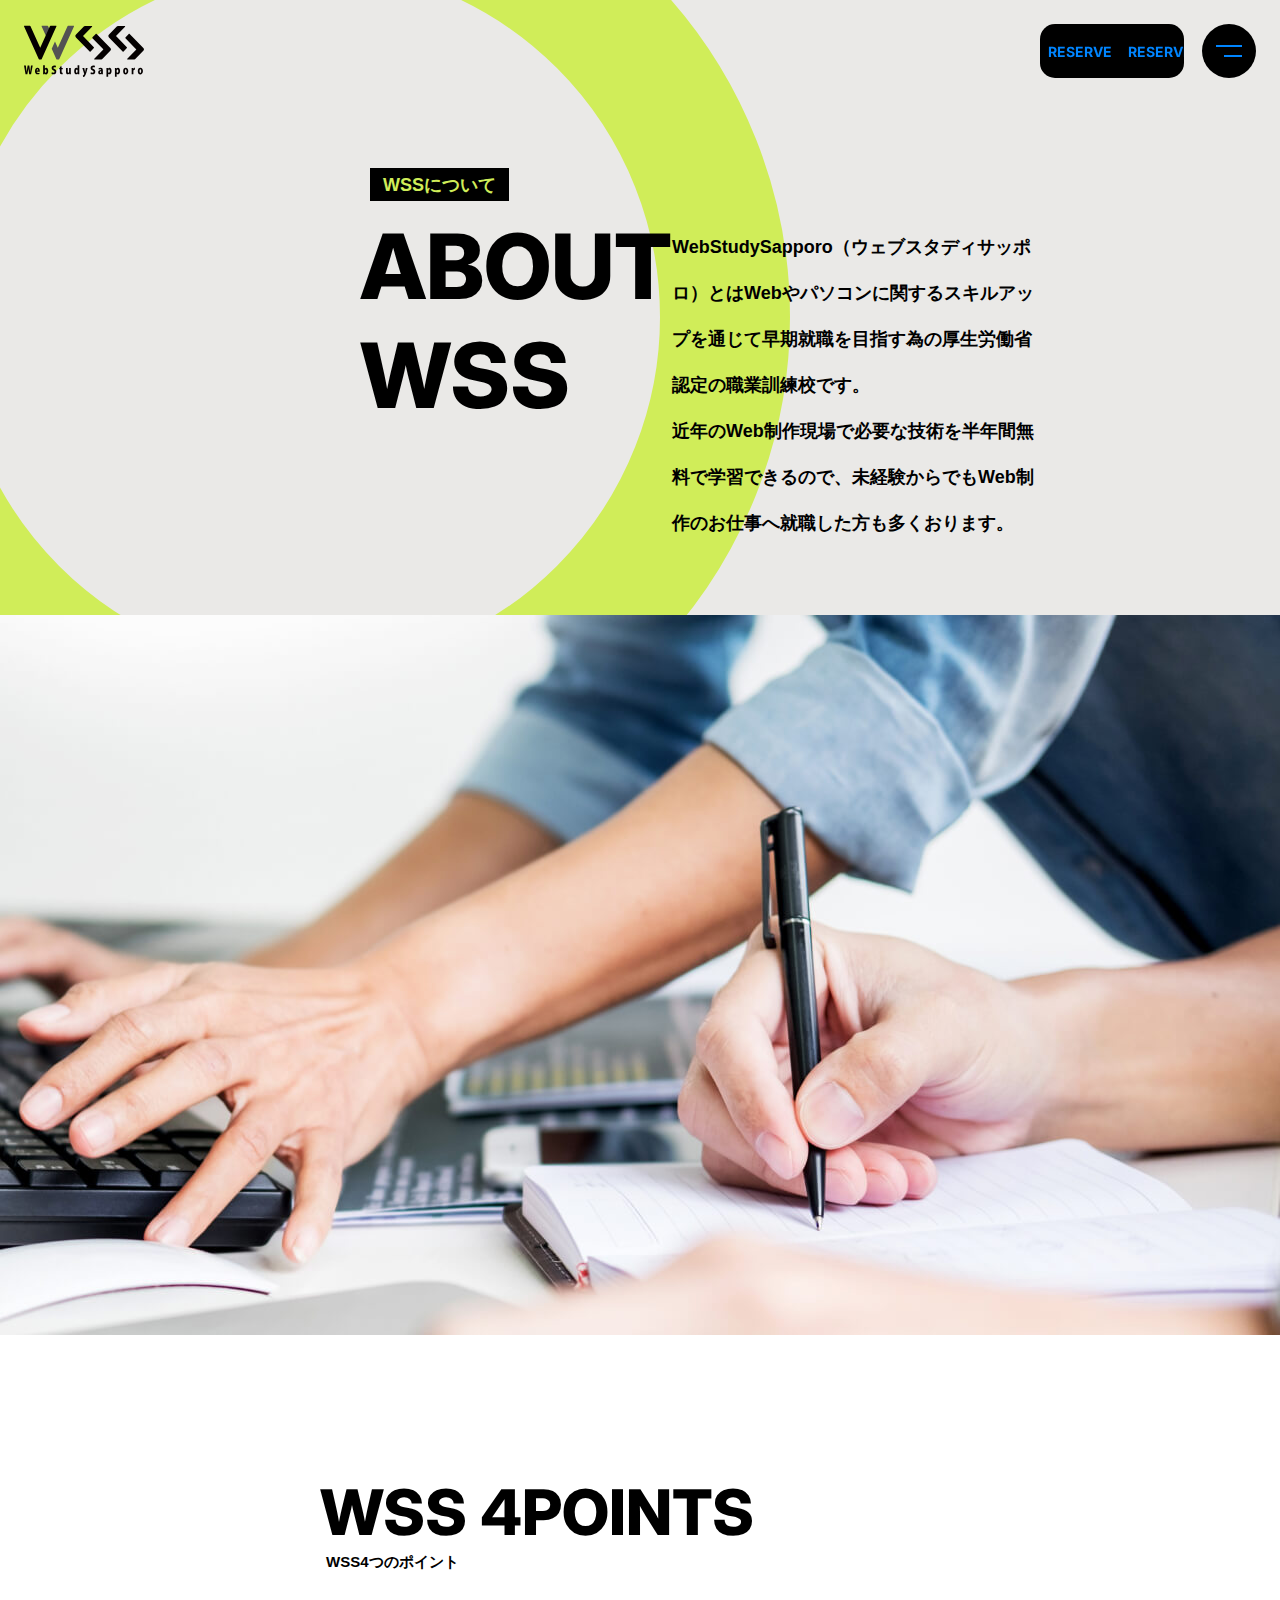
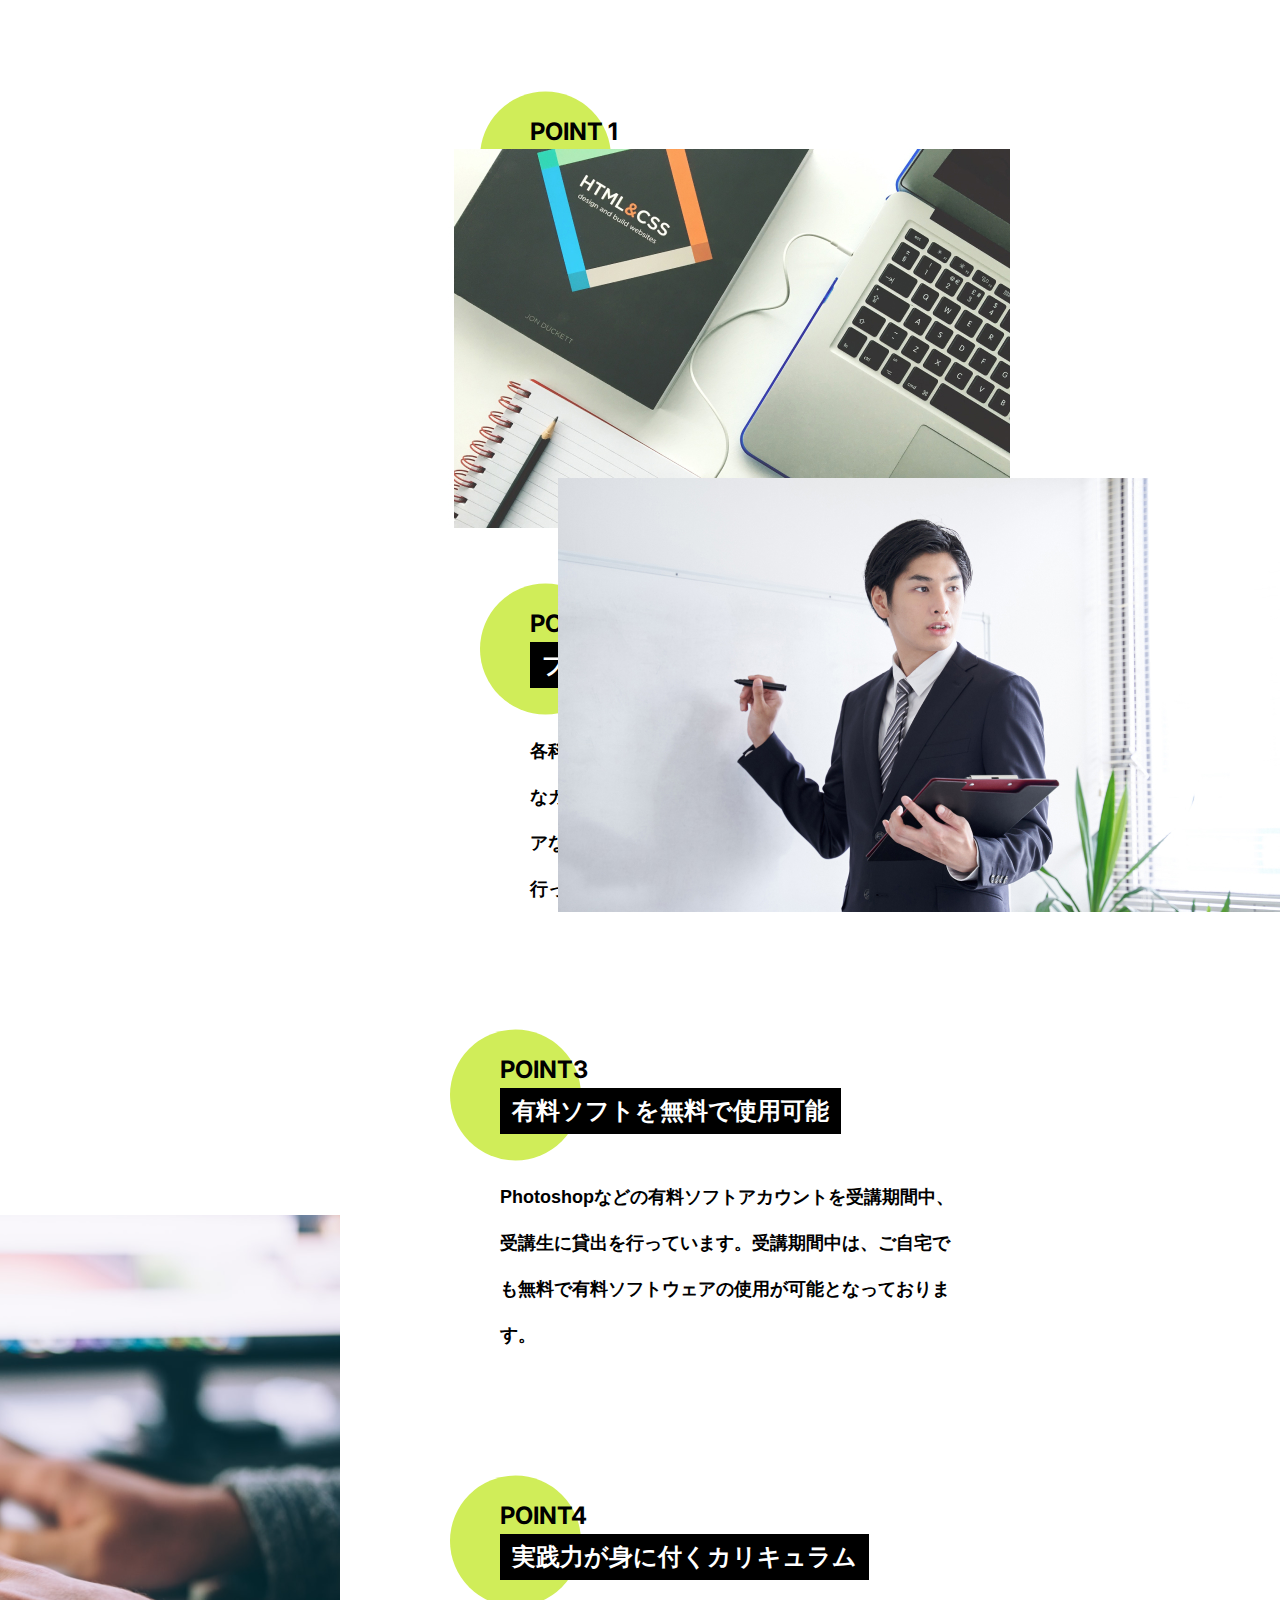
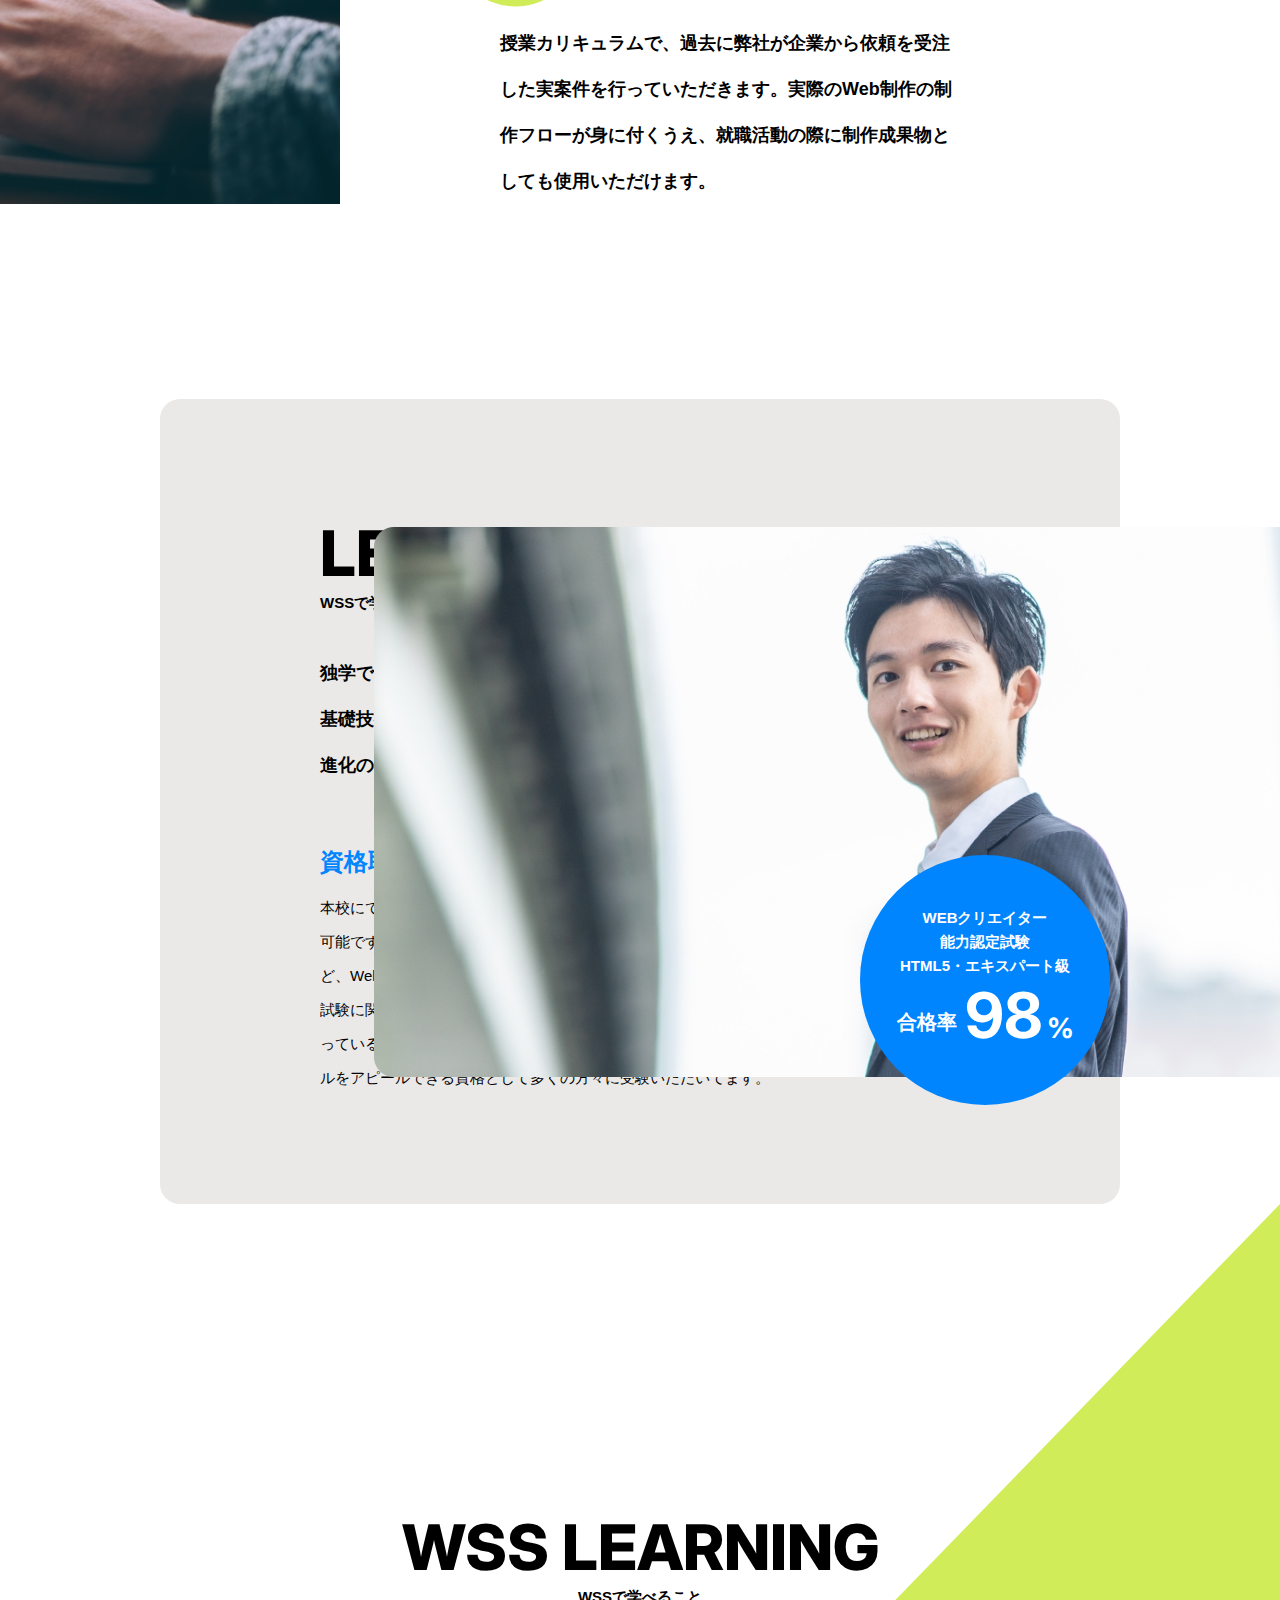
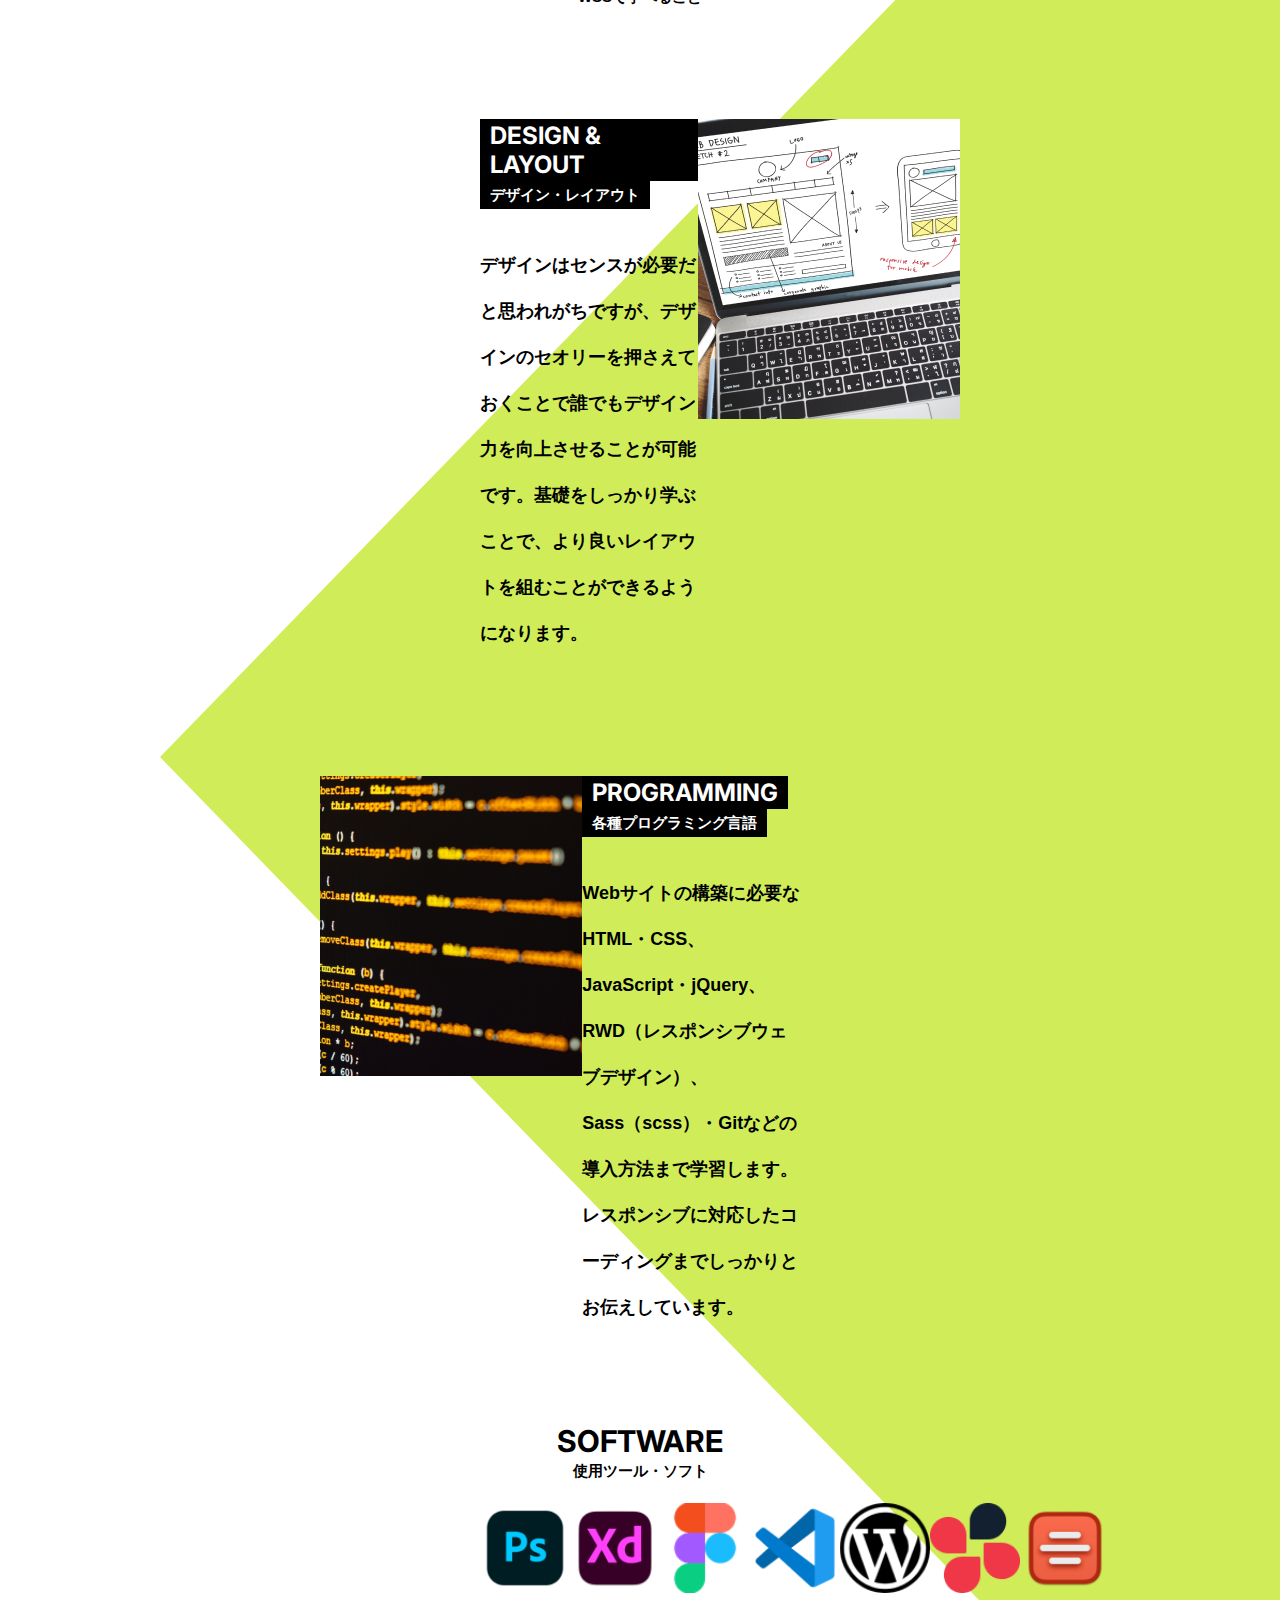
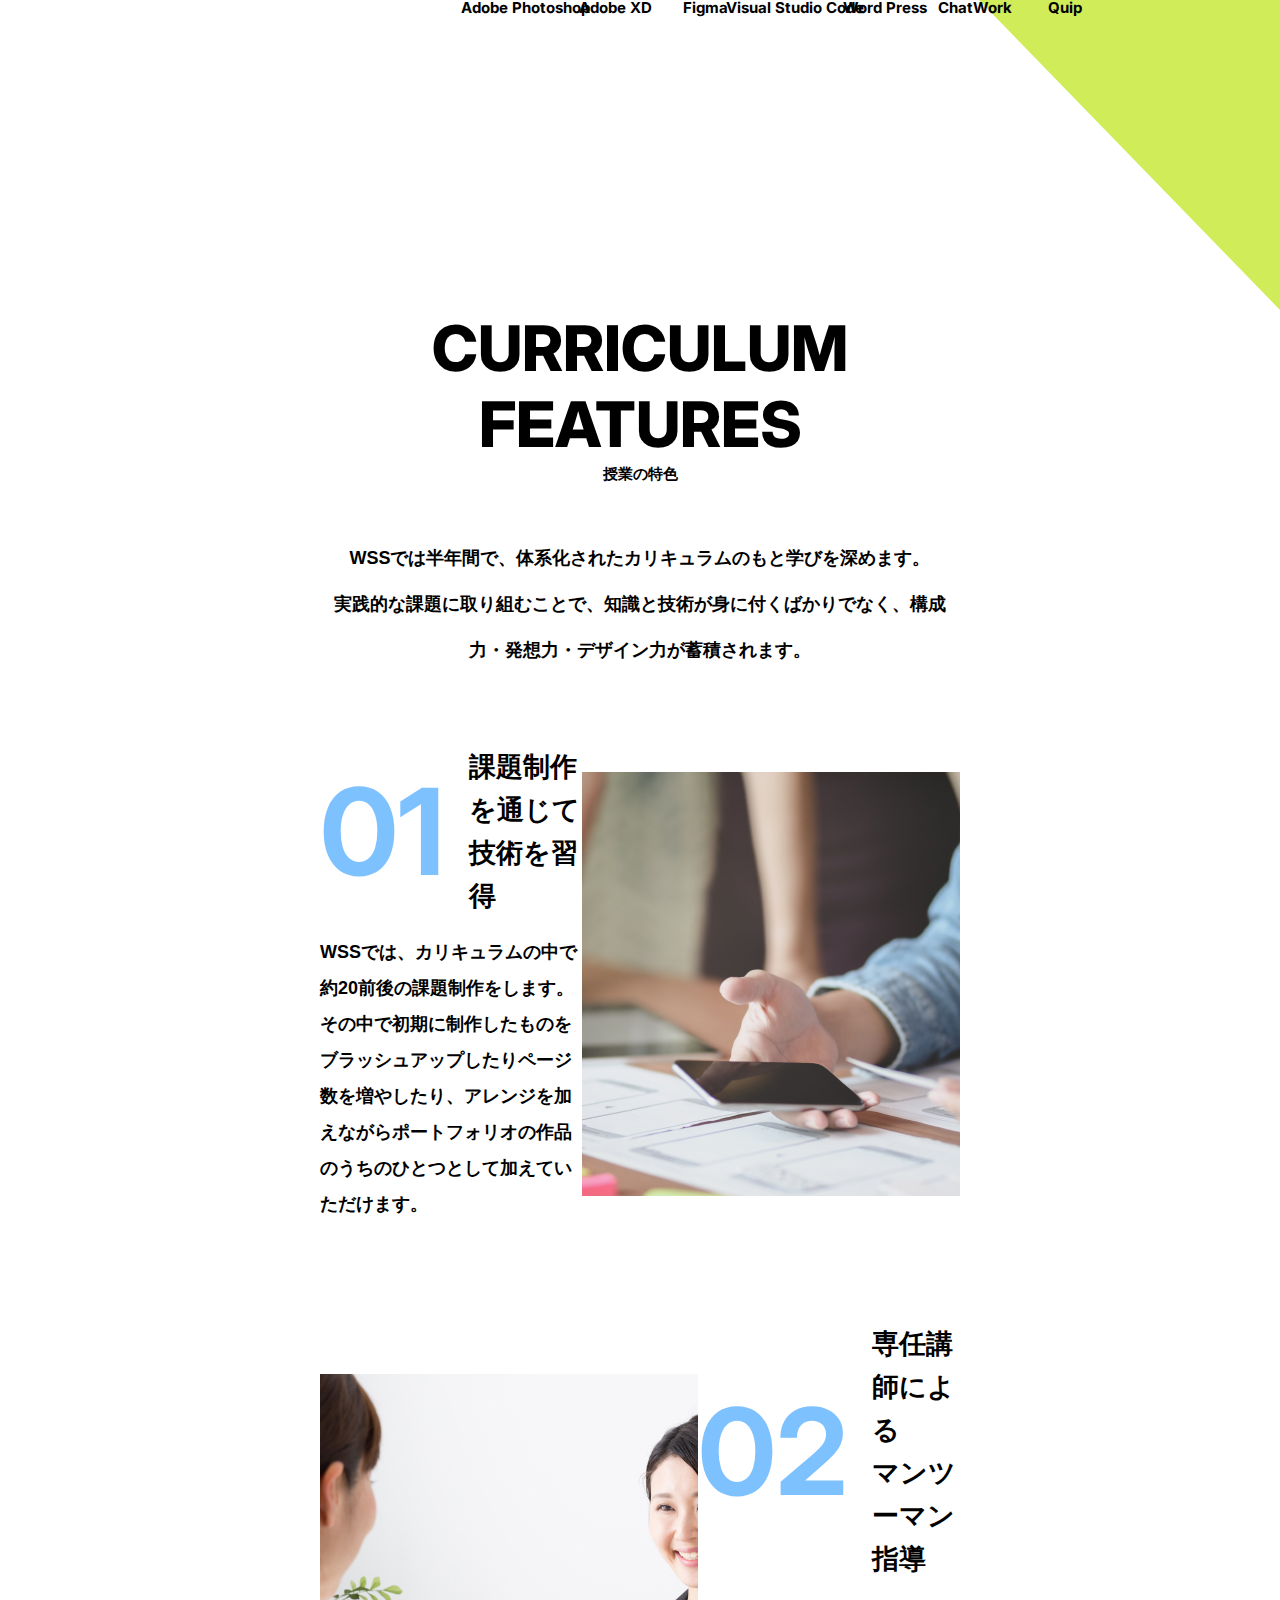
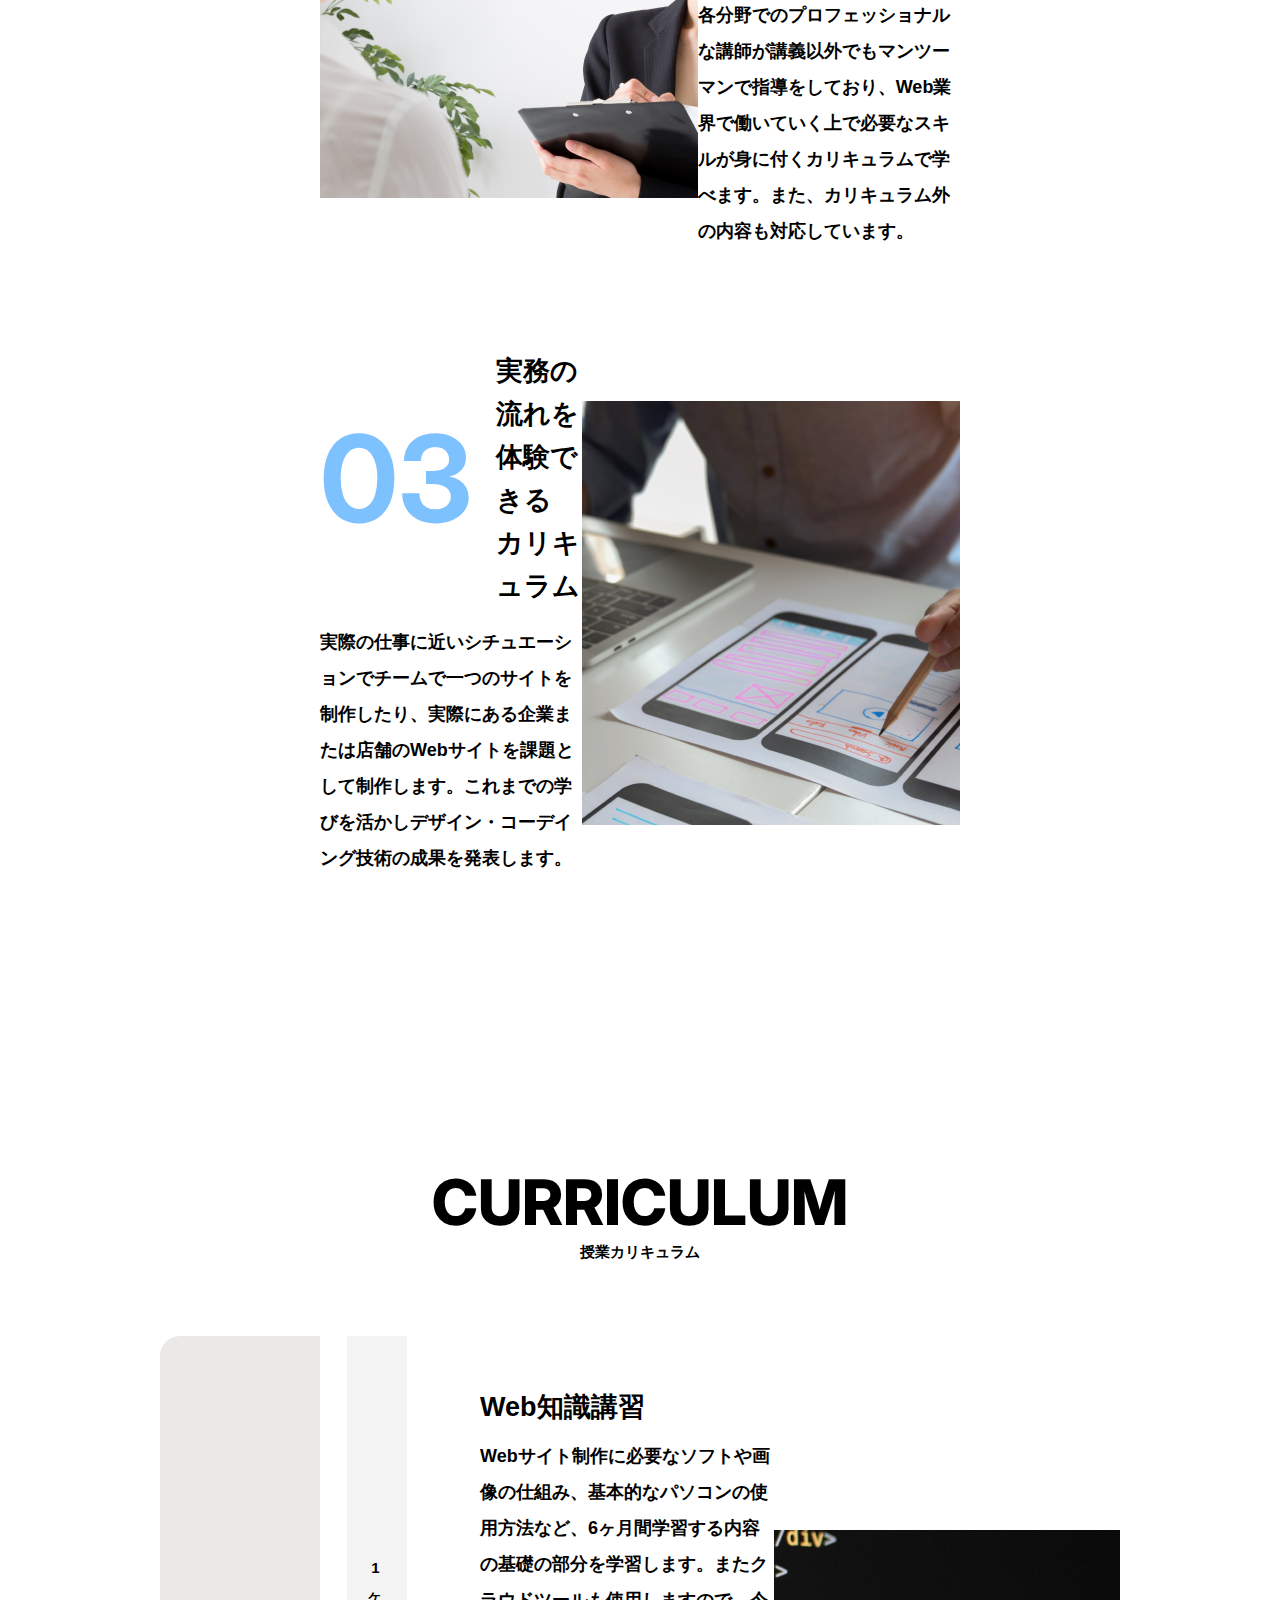
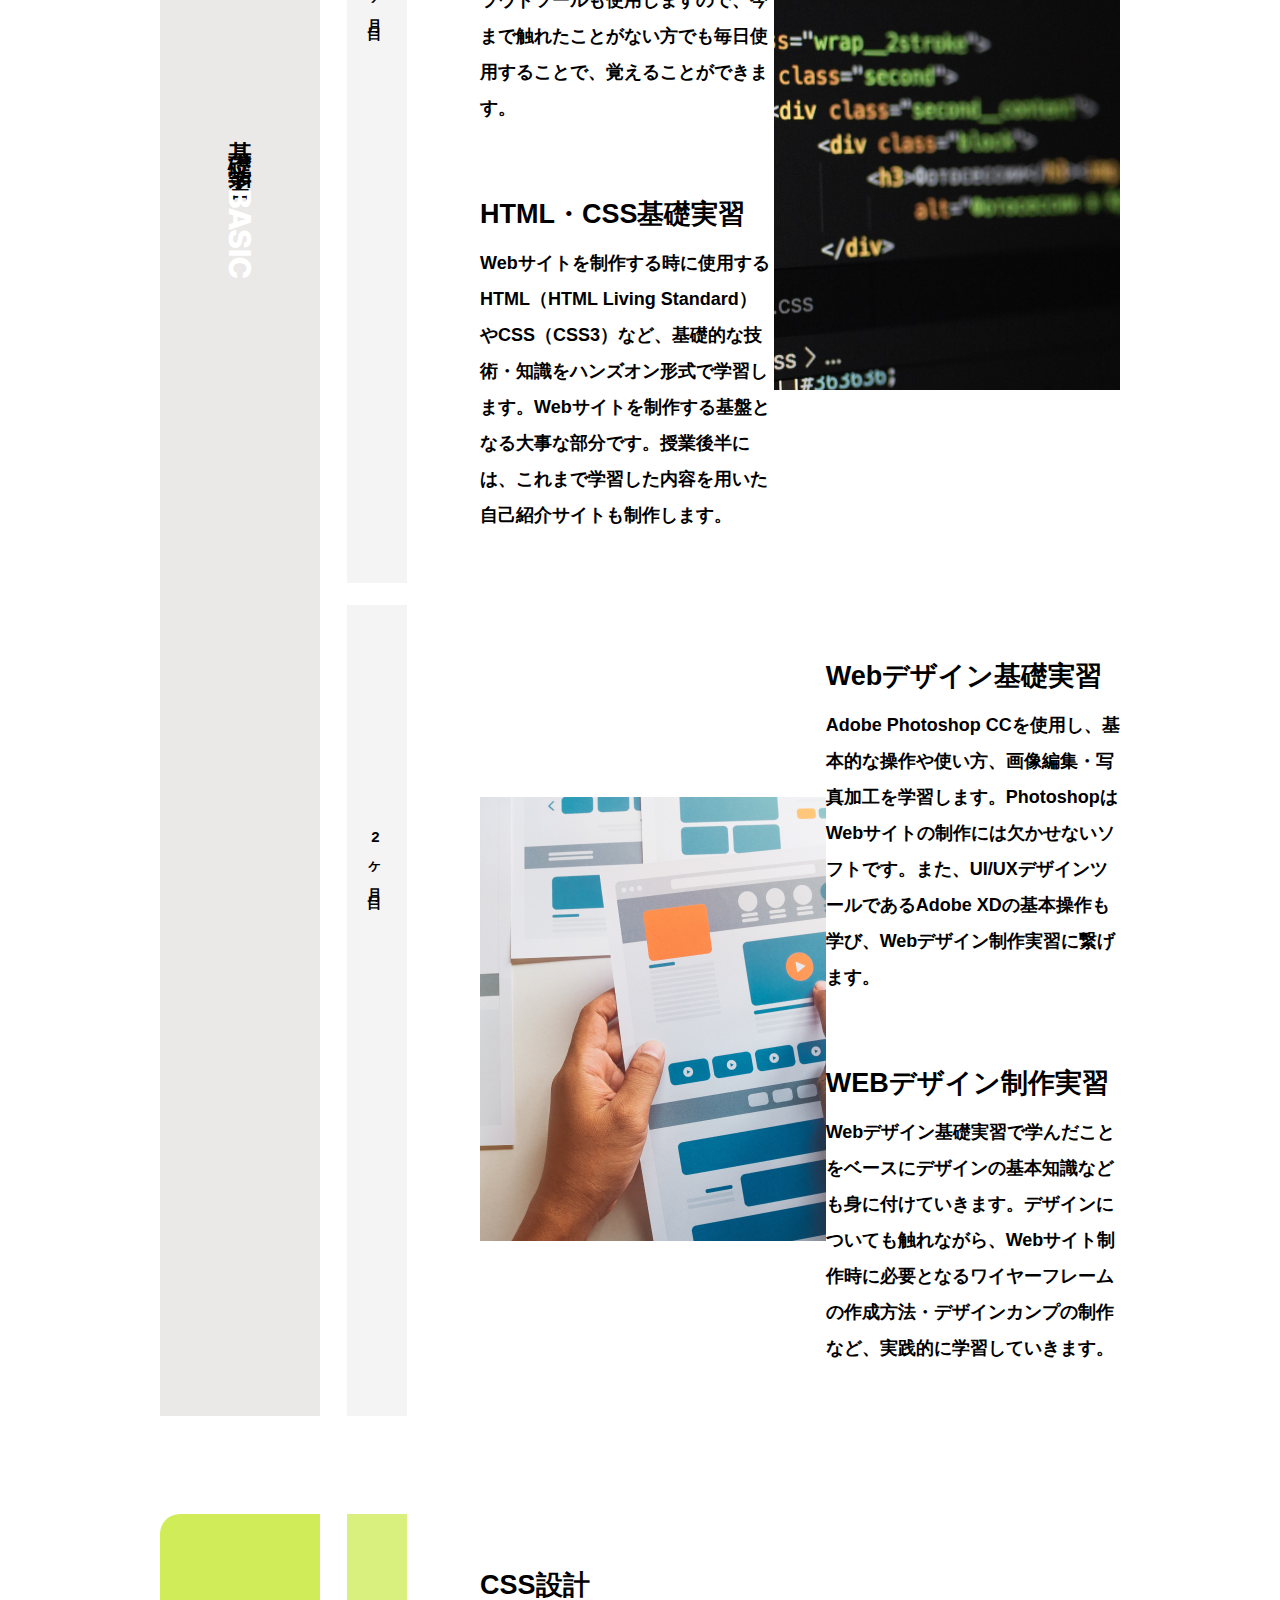
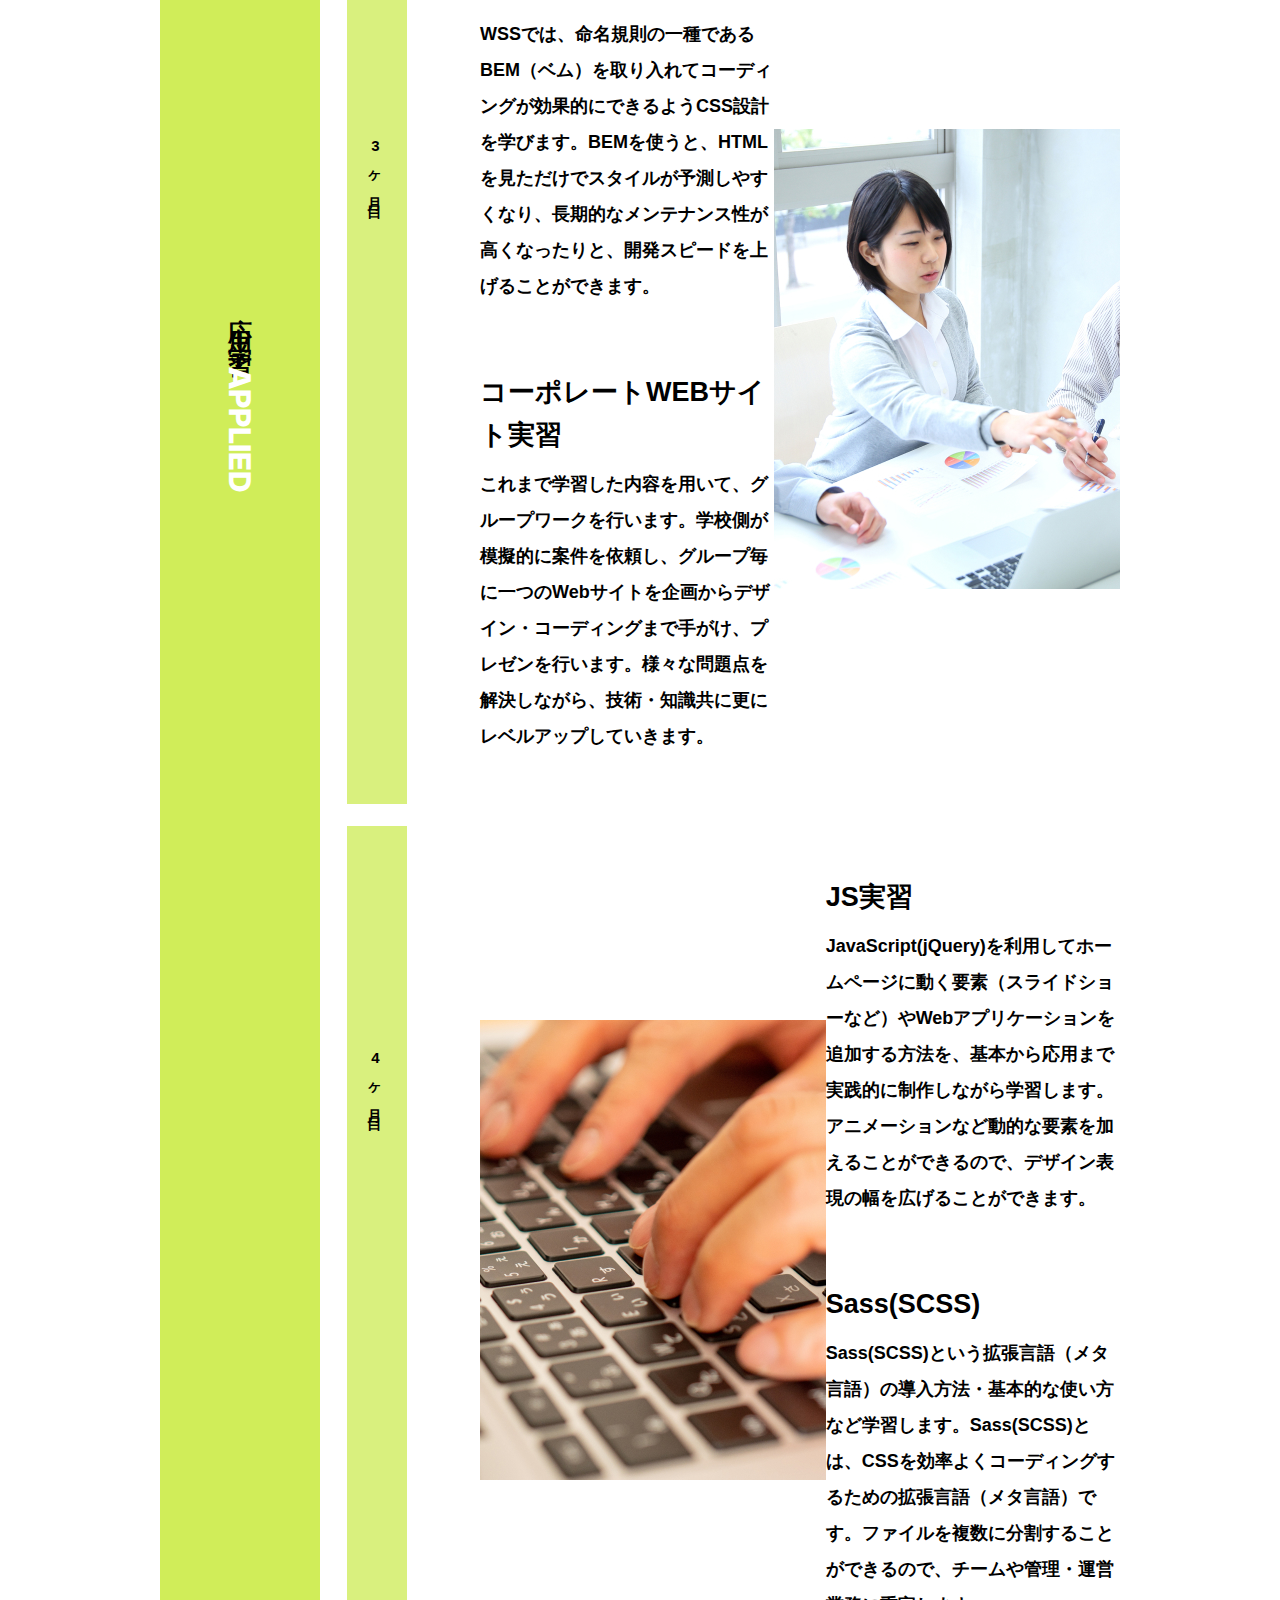
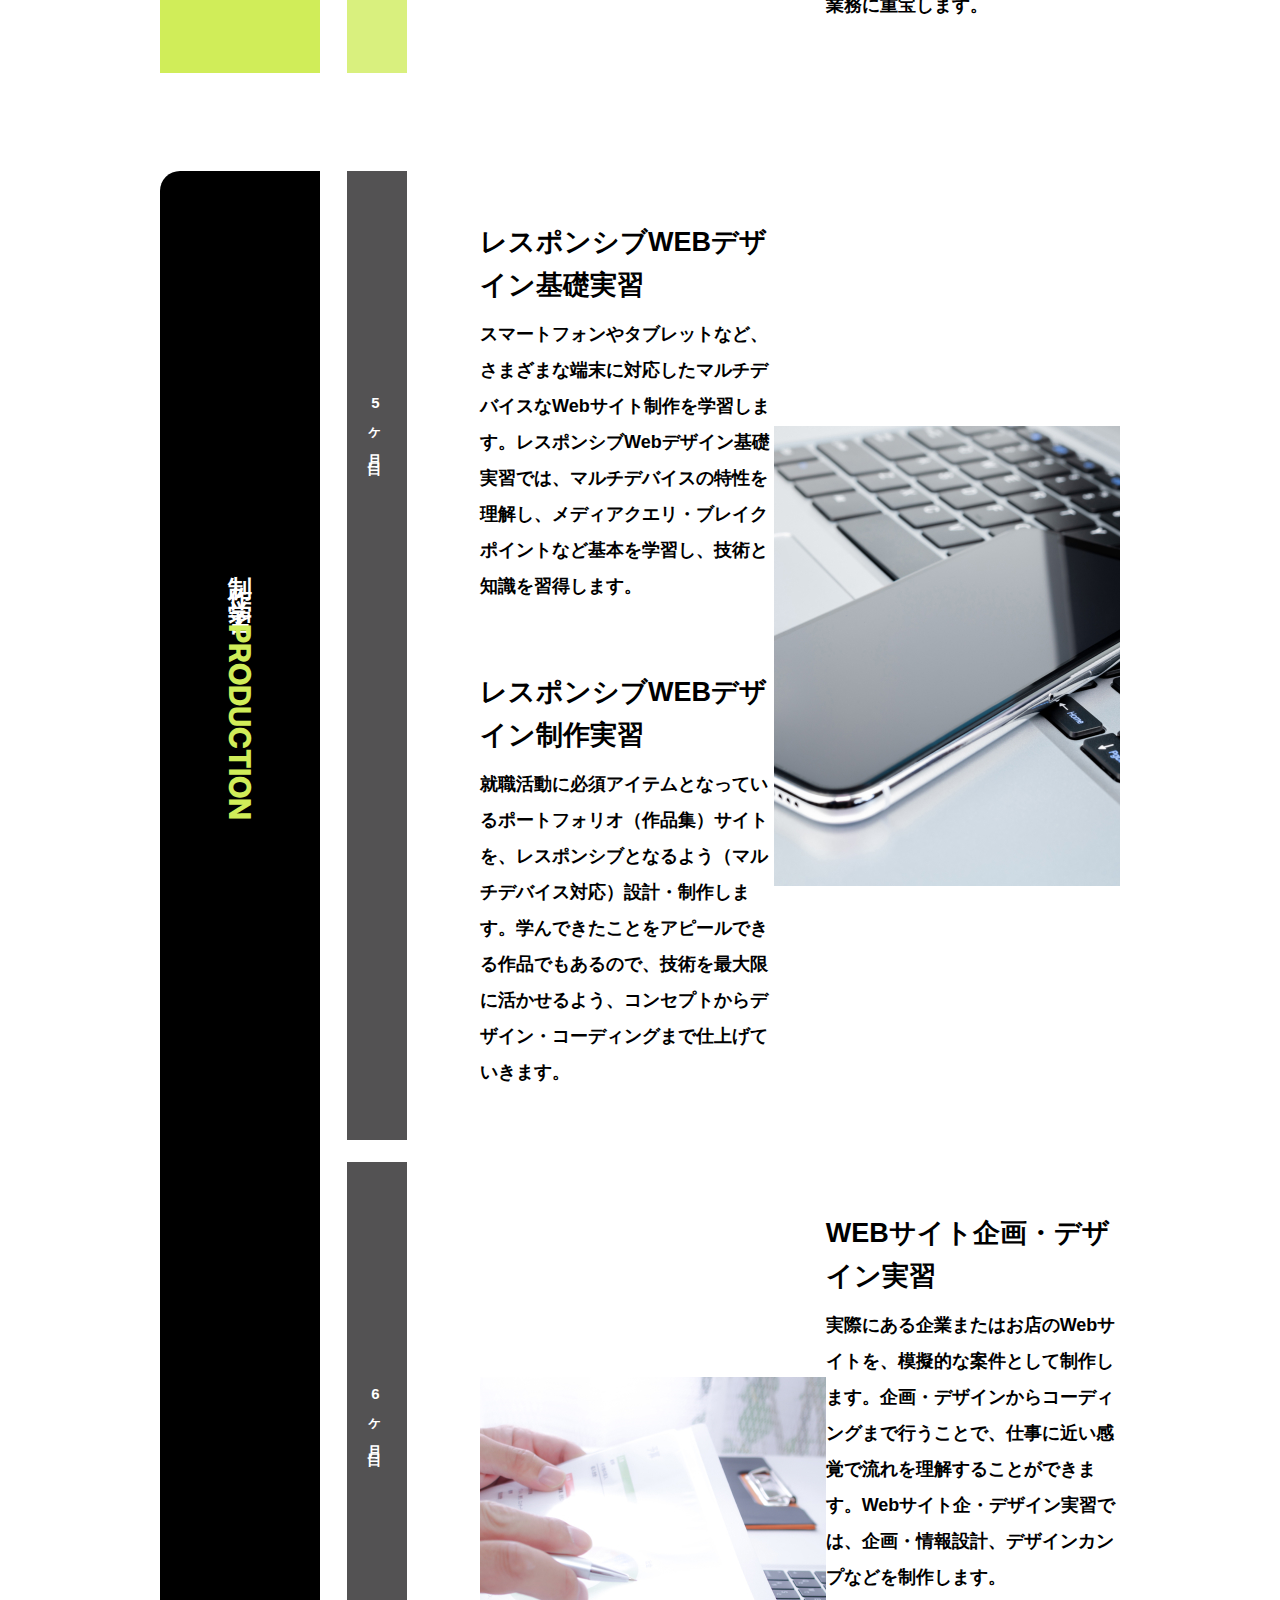
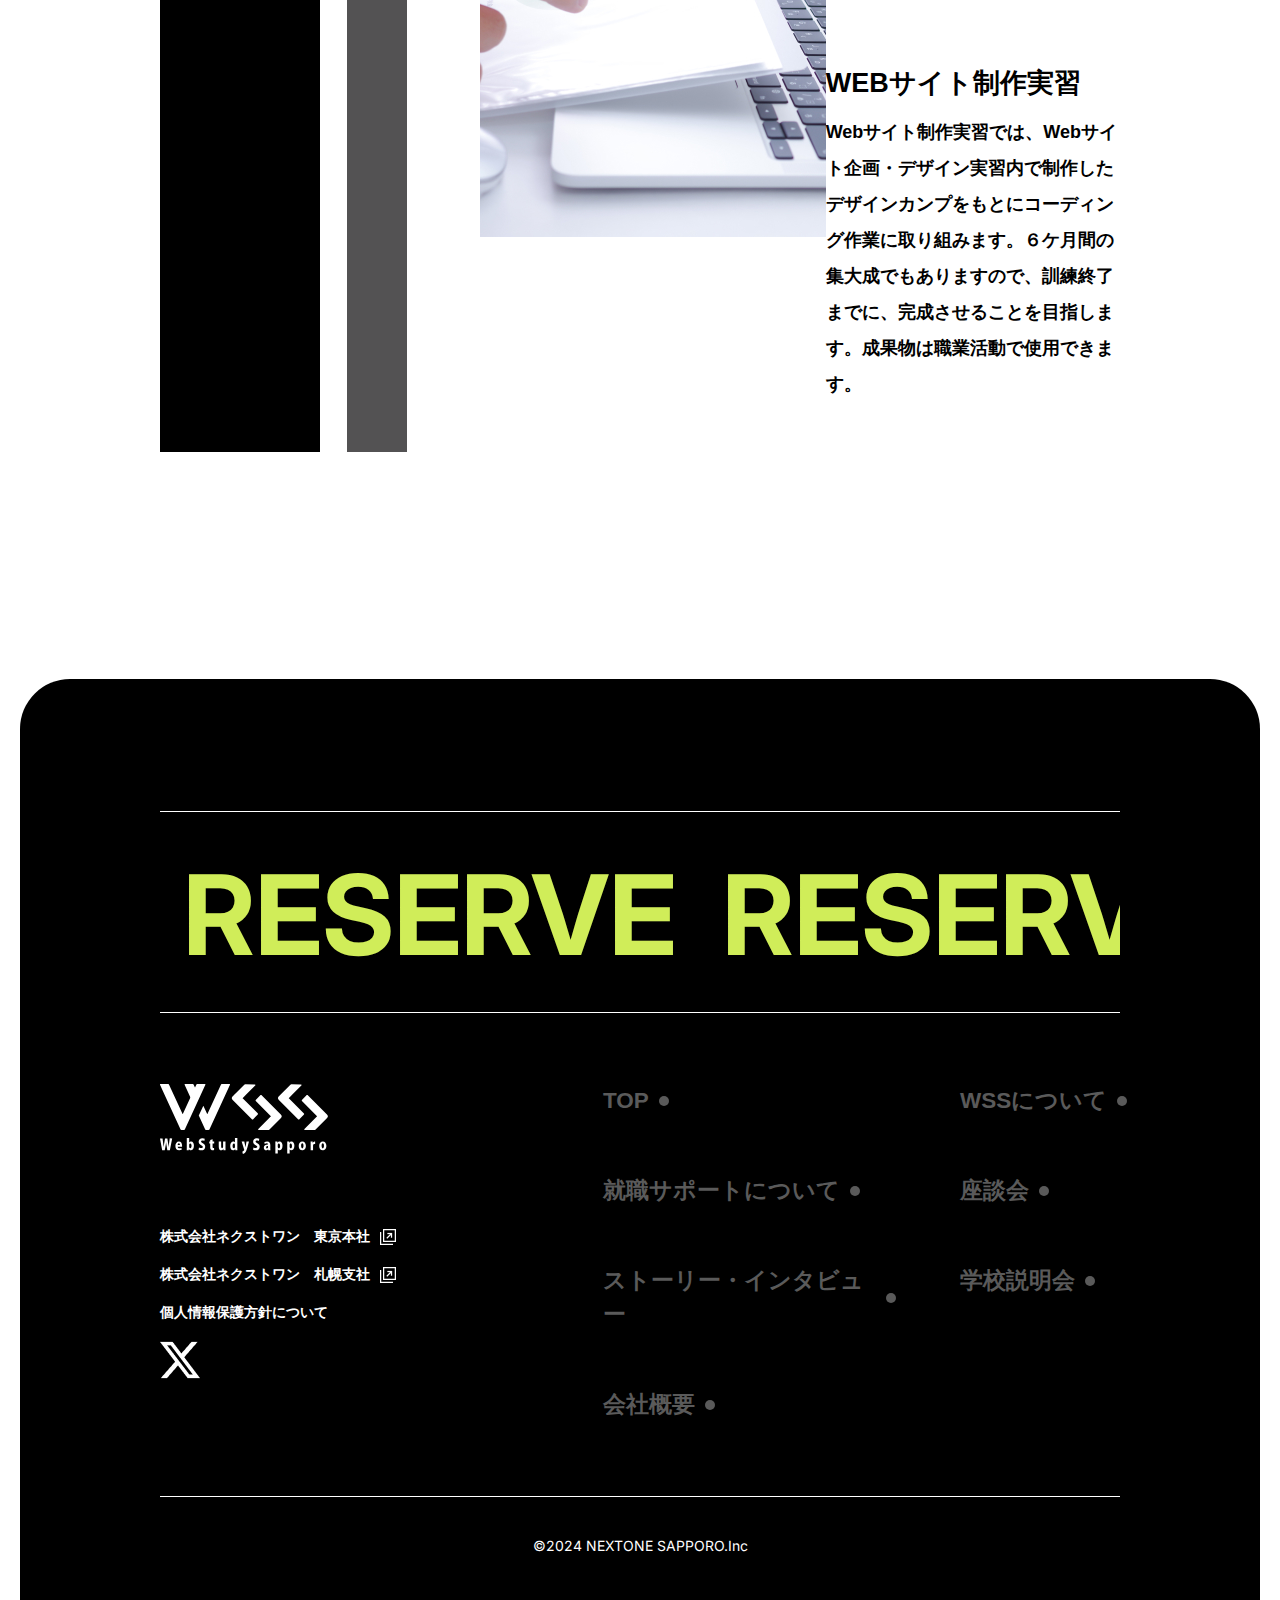
<file: about/index.html>
<!DOCTYPE html>
<html lang="ja">

<head>
  <meta charset="utf-8">
  <title>WSSについて｜札幌で未経験からでもWebデザイナーへ転職できる職業訓練校</title>
  <meta name="robots" content="noindex, nofollow">
  <meta name="keywords"
    content="北海道,札幌市,中央区,webクリエイター,webデザイナー,hp,ホームページ,ネクストワン,wss,ウェブスタディサッポロ,rwd,レスポンシブウェブデザイン,photoshop,adobe,html5,css3,javascript,,jquery,sass,scss,gulp,prepros">
  <meta name="description" content="WebStudySapporo（ウェブスタディサッポロ）とはWebやパソコンに関するスキルアップを通じて早期就職を目指す為の厚生労働省認定の職業訓練校です。
  近年のWeb制作現場で必要な技術を半年間無料で学習できるので、未経験からでもWeb制作のお仕事へ就職した方も多くおります。">
  <link rel="preconnect" href="https://fonts.googleapis.com">
  <link rel="preconnect" href="https://fonts.gstatic.com" crossorigin>
  <link href="https://fonts.googleapis.com/css2?family=Inter:wght@400;800&amp;display=swap" rel="stylesheet">
  <link href="../css/style.css" rel="stylesheet" media="all">
</head>

<body id="about">
  <div class="wrapper">
    <header class="header">
      <h1 class="header__ttl">
        <a class="header__link" href="../index.html"><img class="header__logo" src="../images/common/logo_wss_black.svg"
            alt="WSSロゴ"></a>
      </h1>
      <nav class="gnav">
        <ul class="gnav__nav">
          <li class="gnav__list">
            <a class="gnav__slide-link" href="../briefing/index.html">
              <p class="gnav__slide-txt--01">RESERVE</p>
              <p class="gnav__slide-txt--02">RESERVE</p>
              <p class="gnav__slide-txt--03">RESERVE</p>
              <p class="gnav__slide-txt--04">RESERVE</p>
            </a>
          </li>
          <li class="gnav__list">
            <div class="gnav__hamburger" id="gnav__hamburger">
              <div class="gnav__hamburger-inner">
                <span></span>
                <span></span>
              </div>
            </div>
          </li>
        </ul>
        <div class="gnav__menu-container" id="gnav__menu-container">
          <a class="gnav__menu-logo" href="../index.html">
            <img class="gnav__menu-img" src="../images/common/logo_wss_white.svg" alt="WSSロゴ">
          </a>
          <ul class="gnav__menu">
            <li class="gnav__menu-list"><a class="gnav__menu-link" href="../index.html" data-mask="TOP">TOP</a></li>
            <li class="gnav__menu-list"><a class="gnav__menu-link" href="../about/index.html"
                data-mask="WSSについて">WSSについて</a></li>
            <li class="gnav__menu-list"><a class="gnav__menu-link" href="../employment/index.html"
                data-mask="就職サポートについて">就職サポートについて</a></li>
            <li class="gnav__menu-list"><a class="gnav__menu-link" href="../symposium/index.html"
                data-mask="座談会">座談会</a></li>
            <li class="gnav__menu-list"><a class="gnav__menu-link" href="../interview/index.html"
                data-mask="ストーリー・インタビュー">ストーリー・インタビュー</a></li>
            <li class="gnav__menu-list"><a class="gnav__menu-link" href="../briefing/index.html"
                data-mask="学校説明会">学校説明会</a></li>
            <li class="gnav__menu-list"><a class="gnav__menu-link" href="../company/index.html"
                data-mask="会社概要">会社概要</a></li>
          </ul>
          <a class="gnav__menu-slide-link" href="../briefing/index.html">
            <p class="gnav__menu-slide-txt--01">RESERVE</p>
            <p class="gnav__menu-slide-txt--02">RESERVE</p>
            <p class="gnav__menu-slide-txt--03">RESERVE</p>
            <p class="gnav__menu-slide-txt--04">RESERVE</p>
          </a>
        </div>
      </nav>
    </header>
    <main class="main">
      <div class="fv">
        <div class="fv__bg-circle"></div>
        <div class="fv__container">
          <p class="fv__sub-ttl">WSSについて</p>
          <div class="fv__box">
            <h2 class="fv__ttl">ABOUT WSS</h2>
            <p class="fv__txt">
              WebStudySapporo（ウェブスタディサッポロ）とはWebやパソコンに関するスキルアップを通じて早期就職を目指す為の厚生労働省認定の職業訓練校です。<br>
              近年のWeb制作現場で必要な技術を半年間無料で学習できるので、未経験からでもWeb制作のお仕事へ就職した方も多くおります。
            </p>
          </div>
        </div>
      </div>
      <section class="points">
        <h2 class="points__ttl">WSS 4POINTS</h2>
        <p class="points__sub-ttl">WSS4つのポイント</p>
        <ul class="points__ul">
          <li class="points__list">
            <div class="points__list-ttl-box">
              <p class="points__list-sub-ttl">POINT 1</p>
              <p class="points__list-ttl"><span>「今」必要なスキルを習得</span></p>
            </div>
            <p class="points__list-txt">
              独学では身に付きにくいデザインの基本から、Webサイトを制作する上での基礎技術、実際にWeb現場で利用されている知識・技術まで学習します。<br>
              進化の早いWeb業界に合わせた、「今」必要な技術と知識をWSSで学習できます。
            </p>
          </li>
          <li class="points__list">
            <div class="points__list-ttl-box">
              <p class="points__list-sub-ttl">POINT 2</p>
              <p class="points__list-ttl">プロによる直接指導</p>
            </div>
            <p class="points__list-txt">
              各科目のプロフェッショナルな専任制講師による実践的なカリキュラムを組んでいます。デザイナーやエンジニアなど、受講生の希望する進路に合わせた細かい指導を行っております。
            </p>
          </li>
          <li class="points__list">
            <div class="points__list-ttl-box">
              <p class="points__list-sub-ttl">POINT3</p>
              <p class="points__list-ttl">有料ソフトを無料で使用可能</p>
            </div>
            <p class="points__list-txt">
              Photoshopなどの有料ソフトアカウントを受講期間中、受講生に貸出を行っています。受講期間中は、ご自宅でも無料で有料ソフトウェアの使用が可能となっております。
            </p>
          </li>
          <li class="points__list">
            <div class="points__list-ttl-box">
              <p class="points__list-sub-ttl">POINT4</p>
              <p class="points__list-ttl">実践力が身に付くカリキュラム</p>
            </div>
            <p class="points__list-txt">
              授業カリキュラムで、過去に弊社が企業から依頼を受注した実案件を行っていただきます。実際のWeb制作の制作フローが身に付くうえ、就職活動の際に制作成果物としても使用いただけます。
            </p>
          </li>
        </ul>
      </section>
      <section class="learning-content">
        <div class="learning-content__container">
          <h2 class="learning-content__ttl">LEARNING CONTENT</h2>
          <p class="learning-content__sub-ttl">WSSで学習できる内容</p>
          <p class="learning-content__description">
            独学では身に付きにくいデザインの基本から、Webサイトを制作する上での<br>
            基礎技術、実際にWeb現場で利用されている知識・技術まで学習します。<br>
            進化の早いWeb業界に合わせた、「今」必要な技術と知識をWSSで学習できます。
          </p>
          <div class="learning-content__special-container">
            <h3 class="learning-content__special-ttl">資格取得</h3>
            <p class="learning-content__special-txt">
              本校にて認定機関サーティファイ主催のWebクリエイター能力認定試験も受験可能です。HTML・CSSに関する基本的な知識や簡単なWebページ作成能力など、Web業界では必須となる技能を測定する試験です。<br>
              試験に関しては任意受験となり別途費用が発生しますが、学習した内容を「知っている」だけでなく「できる」ことの証明となり、就職活動では自身のスキルをアピールできる資格として多くの方々に受験いただいてます。
            </p>
            <div class="learning-content__special-circle">
              <p class="learning-content__special-circle-txt">
                WEBクリエイター<br>
                能力認定試験<br>
                HTML5・エキスパート級
              </p>
              <div class="learning-content__special-circle-box">
                <p class="learning-content__special-circle-ja">合格率</p>
                <p class="learning-content__special-circle-number">98<span>%</span></p>
              </div>
            </div>
          </div>
        </div>
      </section>
      <section class="wss-learning">
        <h2 class="wss-learning__ttl">WSS LEARNING</h2>
        <p class="wss-learning__sub-ttl">WSSで学べること</p>
        <ul class="wss-learning__ul">
          <li class="wss-learning__list">
            <div class="wss-learning__box">
              <h3 class="wss-learning__list-ttl">DESIGN & LAYOUT</h3>
              <p class="wss-learning__list-sub-ttl">デザイン・レイアウト</p>
              <p class="wss-learning__list-txt">
                デザインはセンスが必要だと思われがちですが、デザインのセオリーを押さえておくことで誰でもデザイン力を向上させることが可能です。基礎をしっかり学ぶことで、より良いレイアウトを組むことができるようになります。
              </p>
            </div>
            <p class="wss-learning__pic"><img class="wss-learning__img" src="../images/about/wss-learning_img_01.jpg"
                alt="設計図が表示されているノートパソコン"></p>
          </li>
          <li class="wss-learning__list">
            <div class="wss-learning__box">
              <h3 class="wss-learning__list-ttl">PROGRAMMING</h3>
              <p class="wss-learning__list-sub-ttl">各種プログラミング言語</p>
              <p class="wss-learning__list-txt">
                Webサイトの構築に必要なHTML・CSS、JavaScript・jQuery、RWD（レスポンシブウェブデザイン）、<br>Sass（scss）・Gitなどの導入方法まで学習します。レスポンシブに対応したコーディングまでしっかりとお伝えしています。
              </p>
            </div>
            <p class="wss-learning__pic"><img class="wss-learning__img" src="../images/about/wss-learning_img_02.jpg"
                alt="プログラムのコードが表示されているディスプレイ"></p>
          </li>
        </ul>
        <div class="wss-learning__software-container">
          <h3 class="wss-learning__software-ttl">SOFTWARE</h3>
          <p class="wss-learning__software-sub-ttl">使用ツール・ソフト</p>
          <ul class="wss-learning__software-ul">
            <li class="wss-learning__software-list">
              <p class="wss-learning__software-pic"><img class="wss-learning__software-img"
                  src="../images/about/wss-learning_icon_photoshop.png" alt="photoshopアイコン"></p>
              <p class="wss-learning__software-name">Adobe Photoshop</p>
            </li>
            <li class="wss-learning__software-list">
              <p class="wss-learning__software-pic"><img class="wss-learning__software-img"
                  src="../images/about/wss-learning_icon_xd.png" alt="xdアイコン"></p>
              <p class="wss-learning__software-name">Adobe XD</p>
            </li>
            <li class="wss-learning__software-list">
              <p class="wss-learning__software-pic"><img class="wss-learning__software-img"
                  src="../images/about/wss-learning_icon_figma.png" alt="Figmaアイコン"></p>
              <p class="wss-learning__software-name">Figma</p>
            </li>
            <li class="wss-learning__software-list">
              <p class="wss-learning__software-pic"><img class="wss-learning__software-img"
                  src="../images/about/wss-learning_icon_vscode.png" alt="VSCodeアイコン"></p>
              <p class="wss-learning__software-name">Visual Studio Code</p>
            </li>
            <li class="wss-learning__software-list">
              <p class="wss-learning__software-pic"><img class="wss-learning__software-img"
                  src="../images/about/wss-learning_icon_wordpress.png" alt="WordPreesアイコン"></p>
              <p class="wss-learning__software-name">Word Press</p>
            </li>
            <li class="wss-learning__software-list">
              <p class="wss-learning__software-pic"><img class="wss-learning__software-img"
                  src="../images/about/wss-learning_icon_cw.png" alt="ChatWorkアイコン"></p>
              <p class="wss-learning__software-name">ChatWork</p>
            </li>
            <li class="wss-learning__software-list">
              <p class="wss-learning__software-pic"><img class="wss-learning__software-img"
                  src="../images/about/wss-learning_icon_quip.png" alt="Quipアイコン"></p>
              <p class="wss-learning__software-name">Quip</p>
            </li>
          </ul>
        </div>
      </section>
      <section class="curriculum-features">
        <h2 class="curriculum-features__ttl">CURRICULUM FEATURES</h2>
        <p class="curriculum-features__sub-ttl">授業の特色</p>
        <p class="curriculum-features__description">
          WSSでは半年間で、体系化されたカリキュラムのもと学びを深めます。<br>
          実践的な課題に取り組むことで、知識と技術が身に付くばかりでなく、構成力・発想力・デザイン力が蓄積されます。
        </p>
        <ul class="curriculum-features__ul">
          <li class="curriculum-features__list">
            <div class="curriculum-features__info">
              <div class="curriculum-features__info-ttl-box">
                <p class="curriculum-features__info-number">01</p>
                <h3 class="curriculum-features__info-ttl">
                  課題制作を通じて<br>
                  技術を習得
                </h3>
              </div>
              <p class="curriculum-features__info-txt">
                WSSでは、カリキュラムの中で約20前後の課題制作をします。その中で初期に制作したものをブラッシュアップしたりページ数を増やしたり、アレンジを加えながらポートフォリオの作品のうちのひとつとして加えていただけます。
              </p>
            </div>
            <p class="curriculum-features__pic"><img class="curriculum-features__img"
                src="../images/about/curriculum-features_img_01.jpg" alt="デザインの課題制作中の人物">
            </p>
          </li>
          <li class="curriculum-features__list">
            <div class="curriculum-features__info">
              <div class="curriculum-features__info-ttl-box">
                <p class="curriculum-features__info-number">02</p>
                <h3 class="curriculum-features__info-ttl">
                  専任講師による<br>
                  マンツーマン指導
                </h3>
              </div>
              <p class="curriculum-features__info-txt">
                各分野でのプロフェッショナルな講師が講義以外でもマンツーマンで指導をしており、Web業界で働いていく上で必要なスキルが身に付くカリキュラムで学べます。また、カリキュラム外の内容も対応しています。
              </p>
            </div>
            <p class="curriculum-features__pic"><img class="curriculum-features__img"
                src="../images/about/curriculum-features_img_02.jpg" alt="講師に指導を受ける生徒">
            </p>
          </li>
          <li class="curriculum-features__list">
            <div class="curriculum-features__info">
              <div class="curriculum-features__info-ttl-box">
                <p class="curriculum-features__info-number">03</p>
                <h3 class="curriculum-features__info-ttl">
                  実務の流れを体験できる<br>
                  カリキュラム
                </h3>
              </div>
              <p class="curriculum-features__info-txt">
                実際の仕事に近いシチュエーションでチームで一つのサイトを制作したり、実際にある企業または店舗のWebサイトを課題として制作します。これまでの学びを活かしデザイン・コーデイング技術の成果を発表します。
              </p>
            </div>
            <p class="curriculum-features__pic"><img class="curriculum-features__img"
                src="../images/about/curriculum-features_img_03.jpg" alt="ワイヤーフレームを作成している人物">
            </p>
          </li>
        </ul>
      </section>
      <section class="curriculum">
        <h2 class="curriculum__ttl">CURRICULUM</h2>
        <p class="curriculum__sub-ttl">授業カリキュラム</p>
        <div class="curriculum__study-basic">
          <p class="curriculum__study-section-ttl">基礎学習<span>BASIC</span></p>
          <div class="curriculum__study-first">
            <p class="curriculum__study-first-ttl">1ヶ月目</p>
            <div class="curriculum__study-box">
              <ul class="curriculum__study-ul">
                <li class="curriculum__study-list">
                  <p class="curriculum__study-ttl">Web知識講習</p>
                  <p class="curriculum__study-txt">
                    Webサイト制作に必要なソフトや画像の仕組み、基本的なパソコンの使用方法など、6ヶ月間学習する内容の基礎の部分を学習します。またクラウドツールも使用しますので、今まで触れたことがない方でも毎日使用することで、覚えることができます。
                  </p>
                </li>
                <li class="curriculum__study-list">
                  <p class="curriculum__study-ttl">HTML・CSS基礎実習</p>
                  <p class="curriculum__study-txt">
                    Webサイトを制作する時に使用するHTML（HTML Living
                    Standard）やCSS（CSS3）など、基礎的な技術・知識をハンズオン形式で学習します。Webサイトを制作する基盤となる大事な部分です。授業後半には、これまで学習した内容を用いた自己紹介サイトも制作します。
                  </p>
                </li>
              </ul>
            </div>
            <p class="curriculum__study-pic"><img class="curriculum__study-img"
                src="../images/about/curriculum_img_01.jpg" alt="htmlとcssのコードが表示されているディスプレイ"></p>
          </div>
          <div class="curriculum__study-second">
            <p class="curriculum__study-second-ttl">2ヶ月目</p>
            <div class="curriculum__study-box">
              <ul class="curriculum__study-ul">
                <li class="curriculum__study-list">
                  <p class="curriculum__study-ttl">Webデザイン基礎実習</p>
                  <p class="curriculum__study-txt">
                    Adobe
                    Photoshop CCを使用し、基本的な操作や使い方、画像編集・写真加工を学習します。PhotoshopはWebサイトの制作には欠かせないソフトです。また、UI/UXデザインツールであるAdobe
                    XDの基本操作も学び、Webデザイン制作実習に繋げます。
                  </p>
                </li>
                <li class="curriculum__study-list">
                  <p class="curriculum__study-ttl">WEBデザイン制作実習</p>
                  <p class="curriculum__study-txt">
                    Webデザイン基礎実習で学んだことをベースにデザインの基本知識なども身に付けていきます。デザインについても触れながら、Webサイト制作時に必要となるワイヤーフレームの作成方法・デザインカンプの制作など、実践的に学習していきます。
                  </p>
                </li>
              </ul>
            </div>
            <p class="curriculum__study-pic"><img class="curriculum__study-img"
                src="../images/about/curriculum_img_02.jpg" alt="ワイヤーフレームを作成中"></p>
          </div>
        </div>
        <div class="curriculum__study-applied">
          <p class="curriculum__study-section-ttl">応用学習<span>APPLIED</span></p>
          <div class="curriculum__study-first">
            <p class="curriculum__study-first-ttl">3ヶ月目</p>
            <div class="curriculum__study-box">
              <ul class="curriculum__study-ul">
                <li class="curriculum__study-list">
                  <p class="curriculum__study-ttl">CSS設計</p>
                  <p class="curriculum__study-txt">
                    WSSでは、命名規則の一種であるBEM（ベム）を取り入れてコーディングが効果的にできるようCSS設計を学びます。BEMを使うと、HTMLを見ただけでスタイルが予測しやすくなり、長期的なメンテナンス性が高くなったりと、開発スピードを上げることができます。
                  </p>
                </li>
                <li class="curriculum__study-list">
                  <p class="curriculum__study-ttl">コーポレートWEBサイト実習</p>
                  <p class="curriculum__study-txt">
                    これまで学習した内容を用いて、グループワークを行います。学校側が模擬的に案件を依頼し、グループ毎に一つのWebサイトを企画からデザイン・コーディングまで手がけ、プレゼンを行います。様々な問題点を解決しながら、技術・知識共に更にレベルアップしていきます。
                  </p>
                </li>
              </ul>
            </div>
            <p class="curriculum__study-pic"><img class="curriculum__study-img"
                src="../images/about/curriculum_img_03.jpg" alt="グループワークを行っている男女"></p>
          </div>
          <div class="curriculum__study-second">
            <p class="curriculum__study-second-ttl">4ヶ月目</p>
            <div class="curriculum__study-box">
              <ul class="curriculum__study-ul">
                <li class="curriculum__study-list">
                  <p class="curriculum__study-ttl">JS実習</p>
                  <p class="curriculum__study-txt">
                    JavaScript(jQuery)を利用してホームページに動く要素（スライドショーなど）やWebアプリケーションを追加する方法を、基本から応用まで実践的に制作しながら学習します。アニメーションなど動的な要素を加えることができるので、デザイン表現の幅を広げることができます。
                  </p>
                </li>
                <li class="curriculum__study-list">
                  <p class="curriculum__study-ttl">Sass(SCSS)</p>
                  <p class="curriculum__study-txt">
                    Sass(SCSS)という拡張言語（メタ言語）の導入方法・基本的な使い方など学習します。Sass(SCSS)とは、CSSを効率よくコーディングするための拡張言語（メタ言語）です。ファイルを複数に分割することができるので、チームや管理・運営業務に重宝します。
                  </p>
                </li>
              </ul>
            </div>
            <p class="curriculum__study-pic"><img class="curriculum__study-img"
                src="../images/about/curriculum_img_04.jpg" alt="キーボード操作"></p>
          </div>
        </div>
        <div class="curriculum__study-production">
          <p class="curriculum__study-section-ttl study-production">制作学習<span>PRODUCTION</span></p>
          <div class="curriculum__study-first">
            <p class="curriculum__study-first-ttl study-production">5ヶ月目</p>
            <div class="curriculum__study-box">
              <ul class="curriculum__study-ul">
                <li class="curriculum__study-list">
                  <p class="curriculum__study-ttl">レスポンシブWEBデザイン基礎実習</p>
                  <p class="curriculum__study-txt">
                    スマートフォンやタブレットなど、さまざまな端末に対応したマルチデバイスなWebサイト制作を学習します。レスポンシブWebデザイン基礎実習では、マルチデバイスの特性を理解し、メディアクエリ・ブレイクポイントなど基本を学習し、技術と知識を習得します。
                  </p>
                </li>
                <li class="curriculum__study-list">
                  <p class="curriculum__study-ttl">レスポンシブWEBデザイン制作実習</p>
                  <p class="curriculum__study-txt">
                    就職活動に必須アイテムとなっているポートフォリオ（作品集）サイトを、レスポンシブとなるよう（マルチデバイス対応）設計・制作します。学んできたことをアピールできる作品でもあるので、技術を最大限に活かせるよう、コンセプトからデザイン・コーディングまで仕上げていきます。
                  </p>
                </li>
              </ul>
            </div>
            <p class="curriculum__study-pic"><img class="curriculum__study-img"
                src="../images/about/curriculum_img_05.jpg" alt="ノートパソコンとスマートフォン"></p>
          </div>
          <div class="curriculum__study-second">
            <p class="curriculum__study-second-ttl study-production">6ヶ月目</p>
            <div class="curriculum__study-box">
              <ul class="curriculum__study-ul">
                <li class="curriculum__study-list">
                  <p class="curriculum__study-ttl">WEBサイト企画・デザイン実習</p>
                  <p class="curriculum__study-txt">
                    実際にある企業またはお店のWebサイトを、模擬的な案件として制作します。企画・デザインからコーディングまで行うことで、仕事に近い感覚で流れを理解することができます。Webサイト企・デザイン実習では、企画・情報設計、デザインカンプなどを制作します。
                  </p>
                </li>
                <li class="curriculum__study-list">
                  <p class="curriculum__study-ttl">WEBサイト制作実習</p>
                  <p class="curriculum__study-txt">
                    Webサイト制作実習では、Webサイト企画・デザイン実習内で制作したデザインカンプをもとにコーディング作業に取り組みます。６ケ月間の集大成でもありますので、訓練終了までに、完成させることを目指します。成果物は職業活動で使用できます。
                  </p>
                </li>
              </ul>
            </div>
            <p class="curriculum__study-pic"><img class="curriculum__study-img"
                src="../images/about/curriculum_img_06.jpg" alt="WEBサイトの構成を考え中"></p>
          </div>
        </div>
      </section>
    </main>
    <footer class="footer">
      <div class="footer__inner">
        <a class="footer__slide-link" href="../briefing/index.html">
          <p class="footer__slide-txt--01">RESERVE</p>
          <p class="footer__slide-txt--02">RESERVE</p>
          <p class="footer__slide-txt--03">RESERVE</p>
          <p class="footer__slide-txt--04">RESERVE</p>
        </a>
        <div class="footer__container">
          <div class="footer__link-box">
            <h2 class="footer__ttl">
              <a class="footer__logo-link" href="../index.html"><img class="footer__logo-img"
                  src="../images/common/logo_wss_white.svg" alt="WSSロゴ"></a>
            </h2>
            <ul class="footer__ul">
              <li class="footer__list"><a class="footer__link external" href="https://www.next-japan.co.jp/"
                  target="_blank">株式会社ネクストワン　東京本社</a></li>
              <li class="footer__list"><a class="footer__link external" href="https://next1sapporo.net/"
                  target="_blank">株式会社ネクストワン　札幌支社</a></li>
              <li class="footer__list"><a class="footer__link" href="../personal/index.html">個人情報保護方針について</a></li>
              <li class="footer__list"><a class="footer__link" href="https://twitter.com/webstudysapporo"
                  target="_blank"><img class="footer__sns-icon" src="../images/common/icon_twitter.png"
                    alt="twitterアイコン"></a>
              </li>
            </ul>
          </div>
          <nav class="fnav">
            <ul class="fnav__nav">
              <li class="fnav__list"><a class="fnav__link" href="../index.html" data-mask="TOP">TOP</a></li>
              <li class="fnav__list"><a class="fnav__link" href="../about/index.html" data-mask="WSSについて">WSSについて</a>
              </li>
              <li class="fnav__list"><a class="fnav__link" href="../employment/index.html"
                  data-mask="就職サポートについて">就職サポートについて</a></li>
              <li class="fnav__list"><a class="fnav__link" href="../symposium/index.html" data-mask="座談会">座談会</a></li>
              <li class="fnav__list"><a class="fnav__link" href="../interview/index.html"
                  data-mask="ストーリー・インタビュー">ストーリー・インタビュー</a></li>
              <li class="fnav__list"><a class="fnav__link" href="../briefing/index.html" data-mask="学校説明会">学校説明会</a>
              </li>
              <li class="fnav__list"><a class="fnav__link" href="../company/index.html" data-mask="会社概要">会社概要</a></li>
            </ul>
          </nav>
        </div>
        <p class="footer__copy"><small class="footer__small">&copy;2024 NEXTONE SAPPORO.Inc</small></p>
      </div>
    </footer>
    <div class="back-btn" id="back-btn">
      <div class="back-btn__wrap">
        <a class="back-btn__link" href="#">
          <div class="back-btn__btn-icon">
            <div class="back-btn__circle"></div>
            <div class="back-btn__arrow"></div>
          </div>
        </a>
      </div>
    </div>
  </div>
  <script src="../js/script.js"></script>
</body>

</html>
</file>
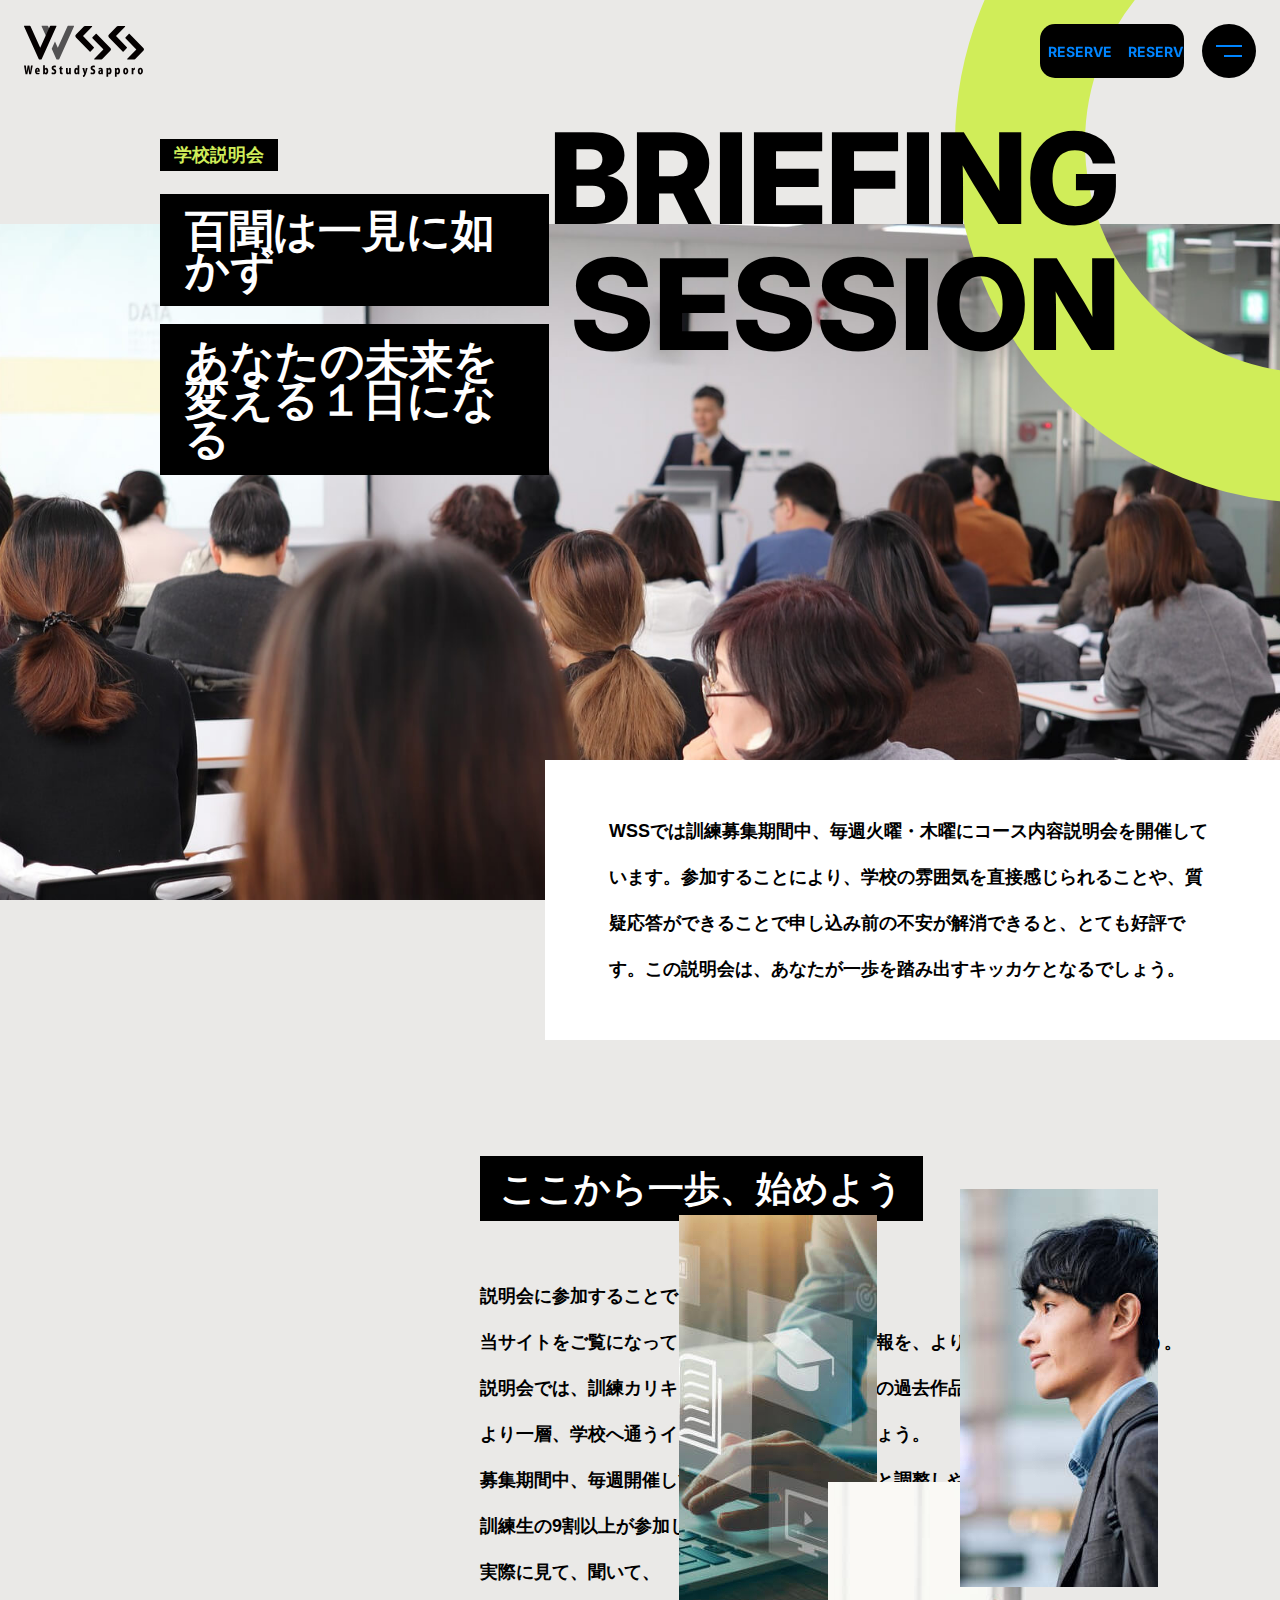
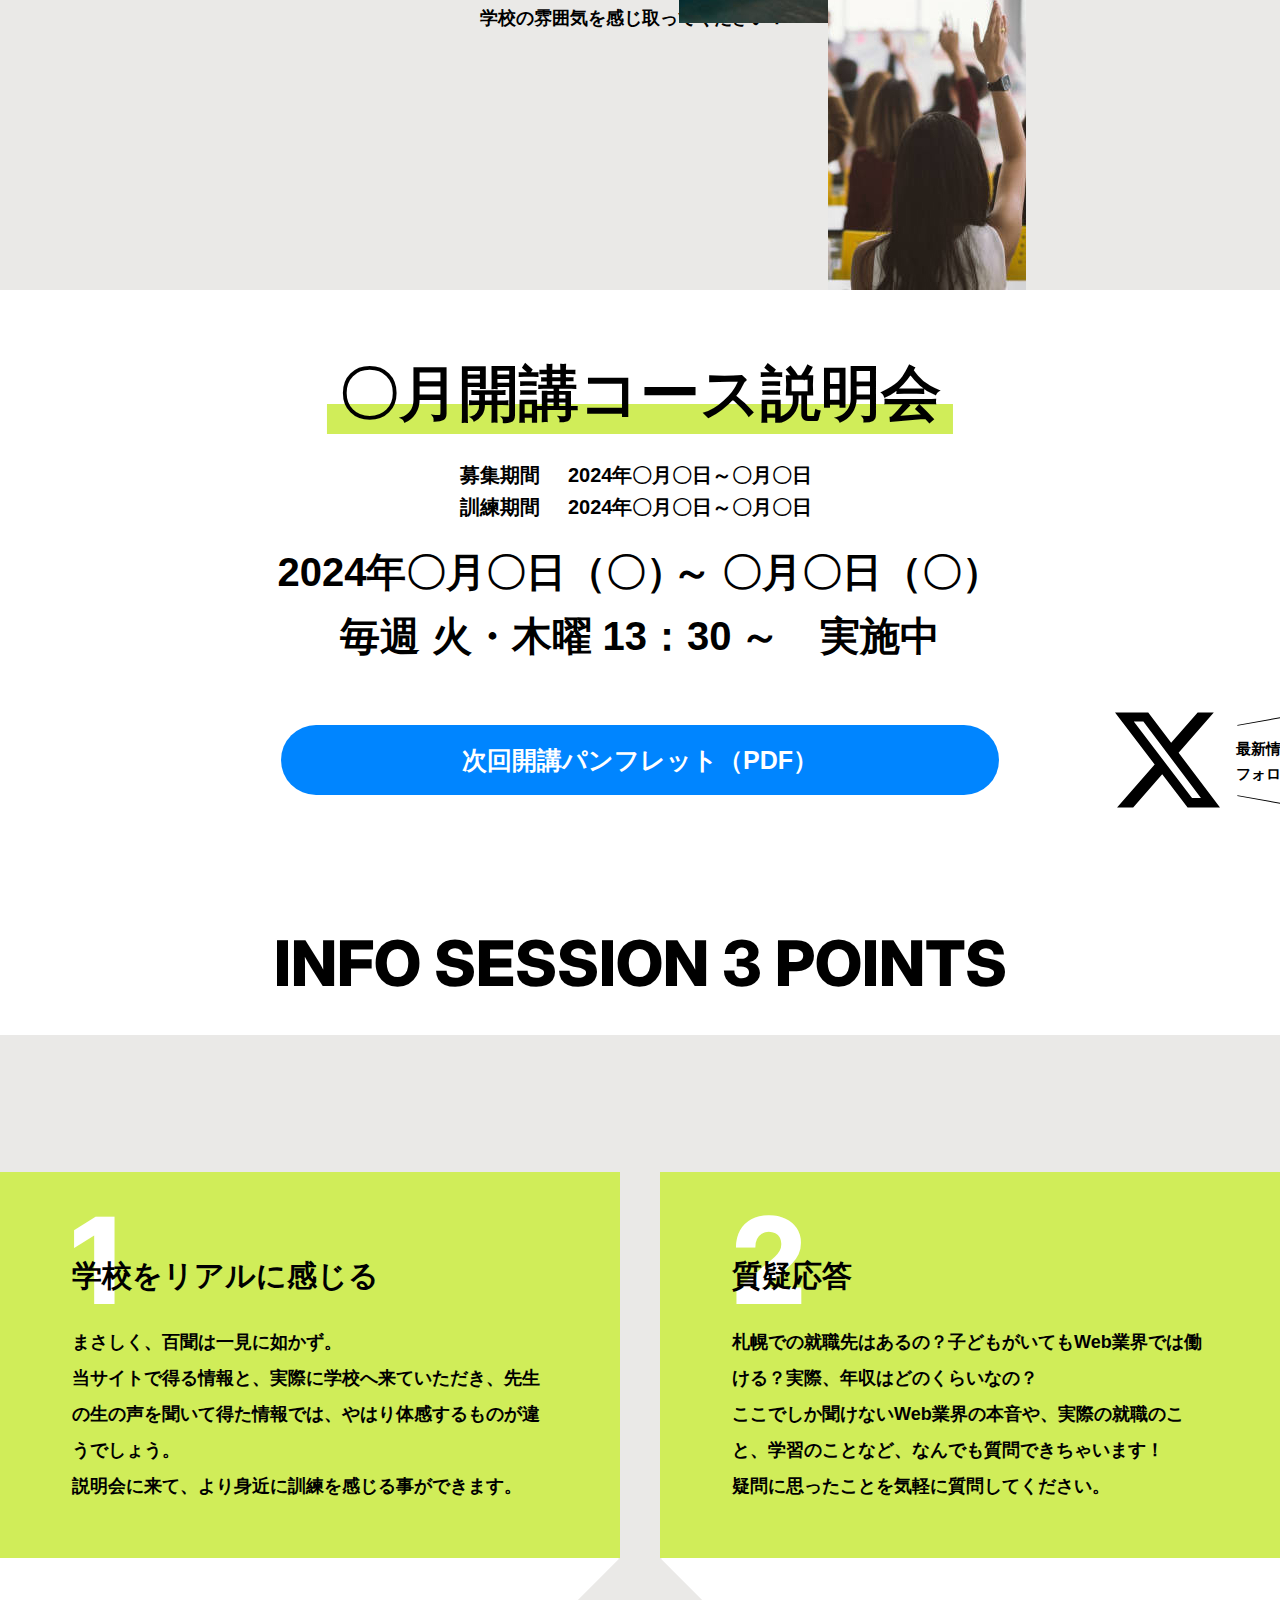
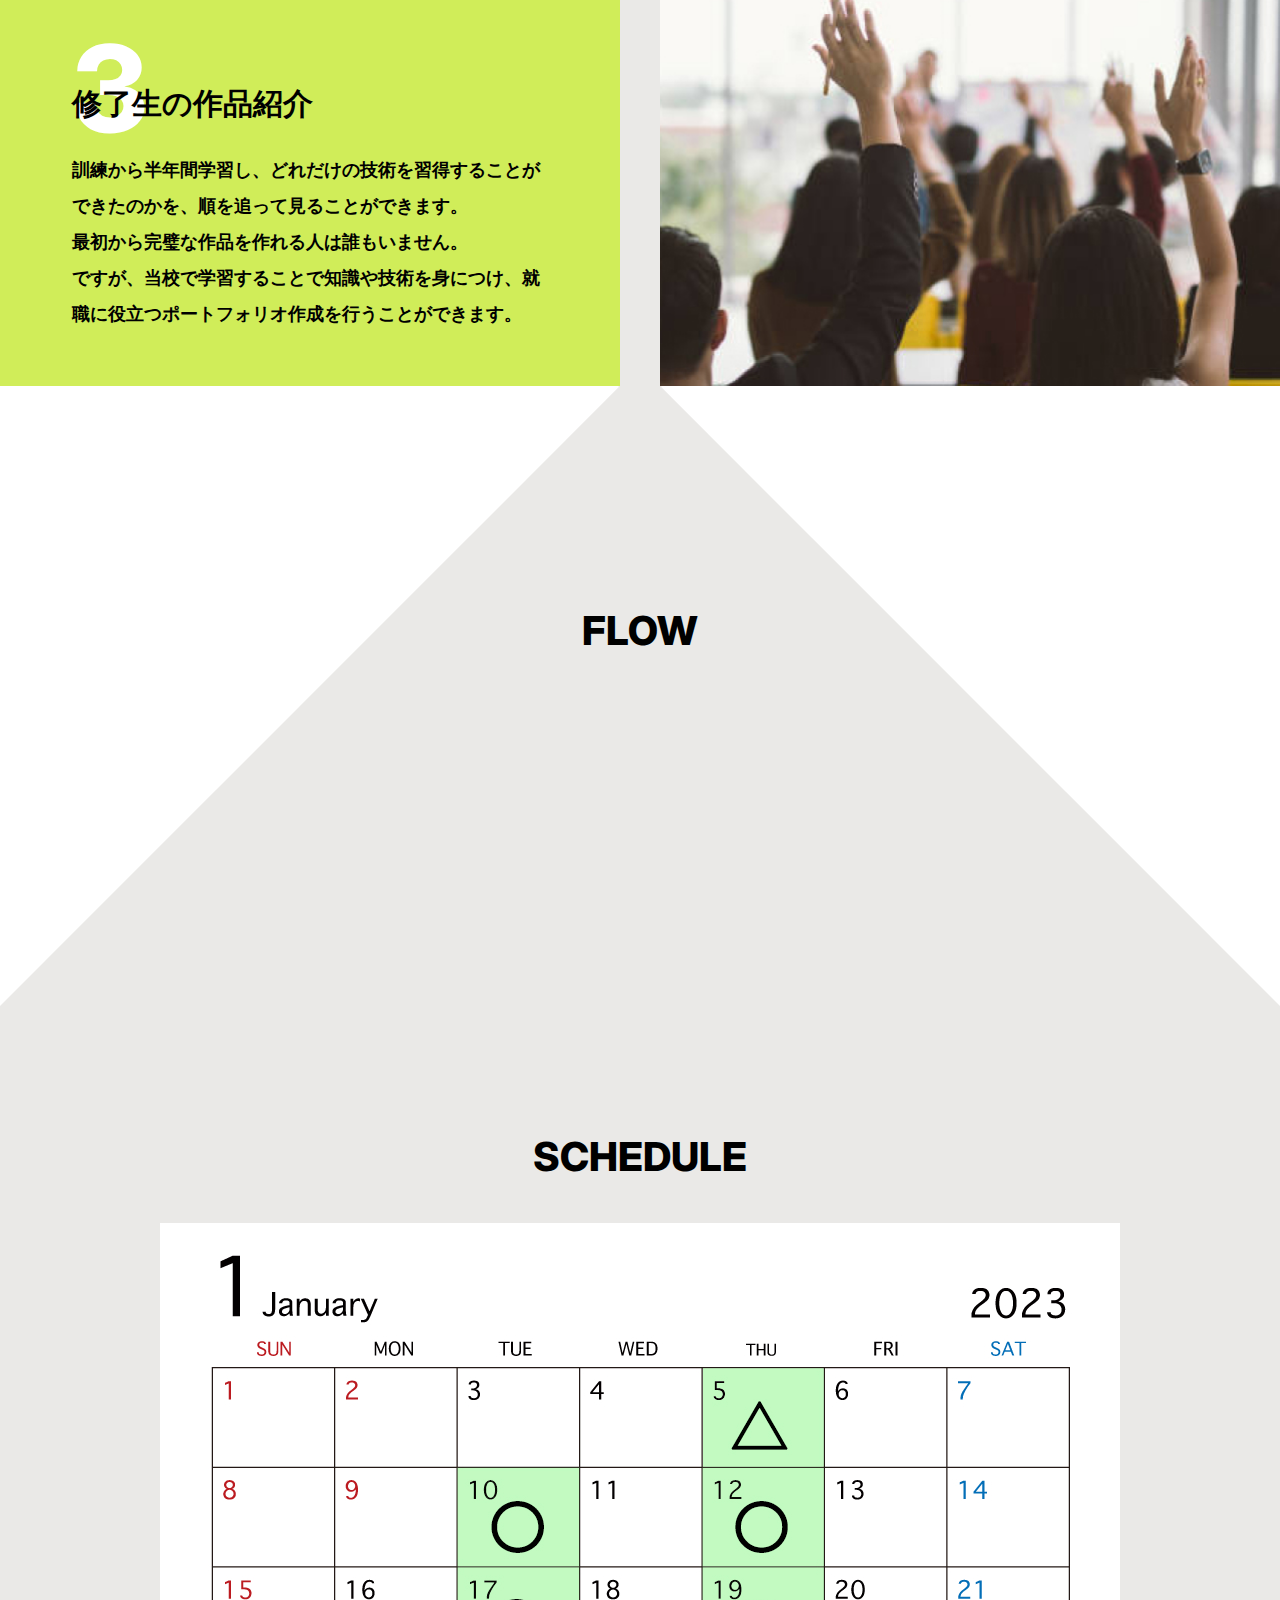
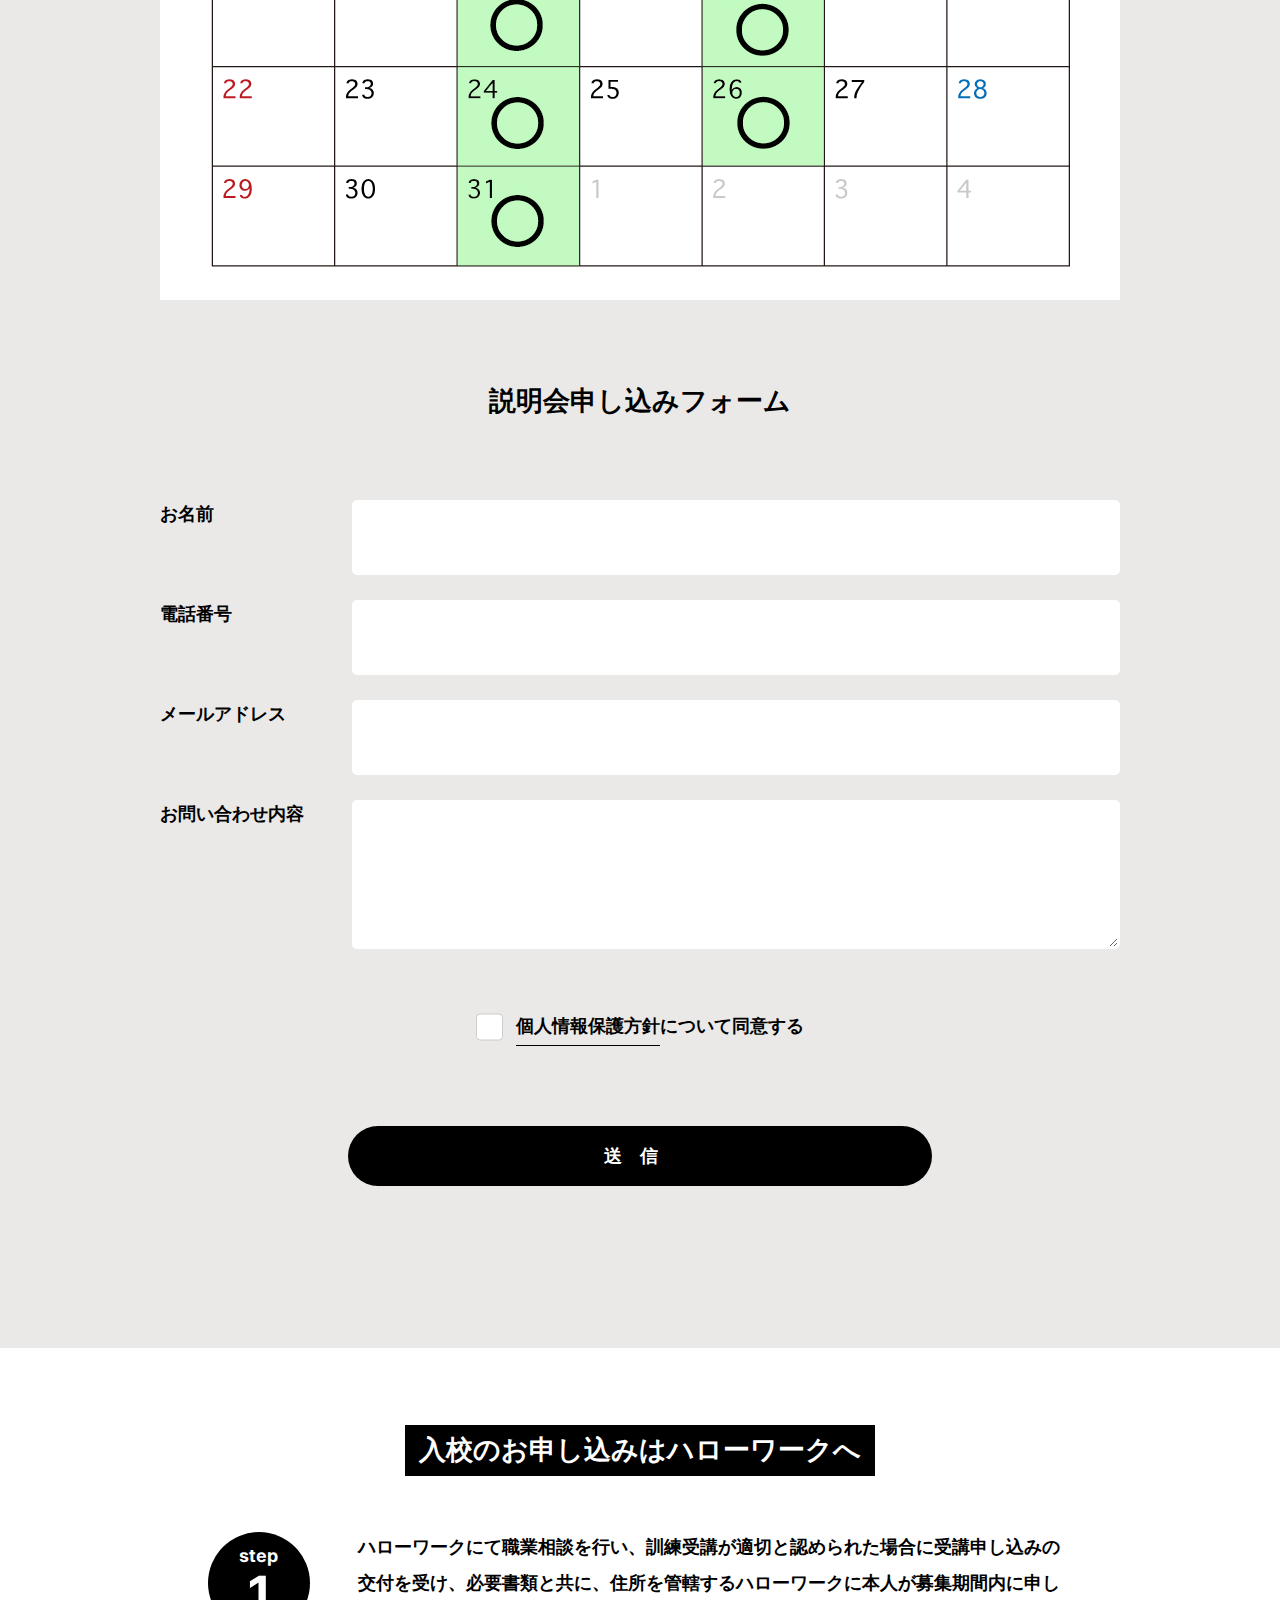
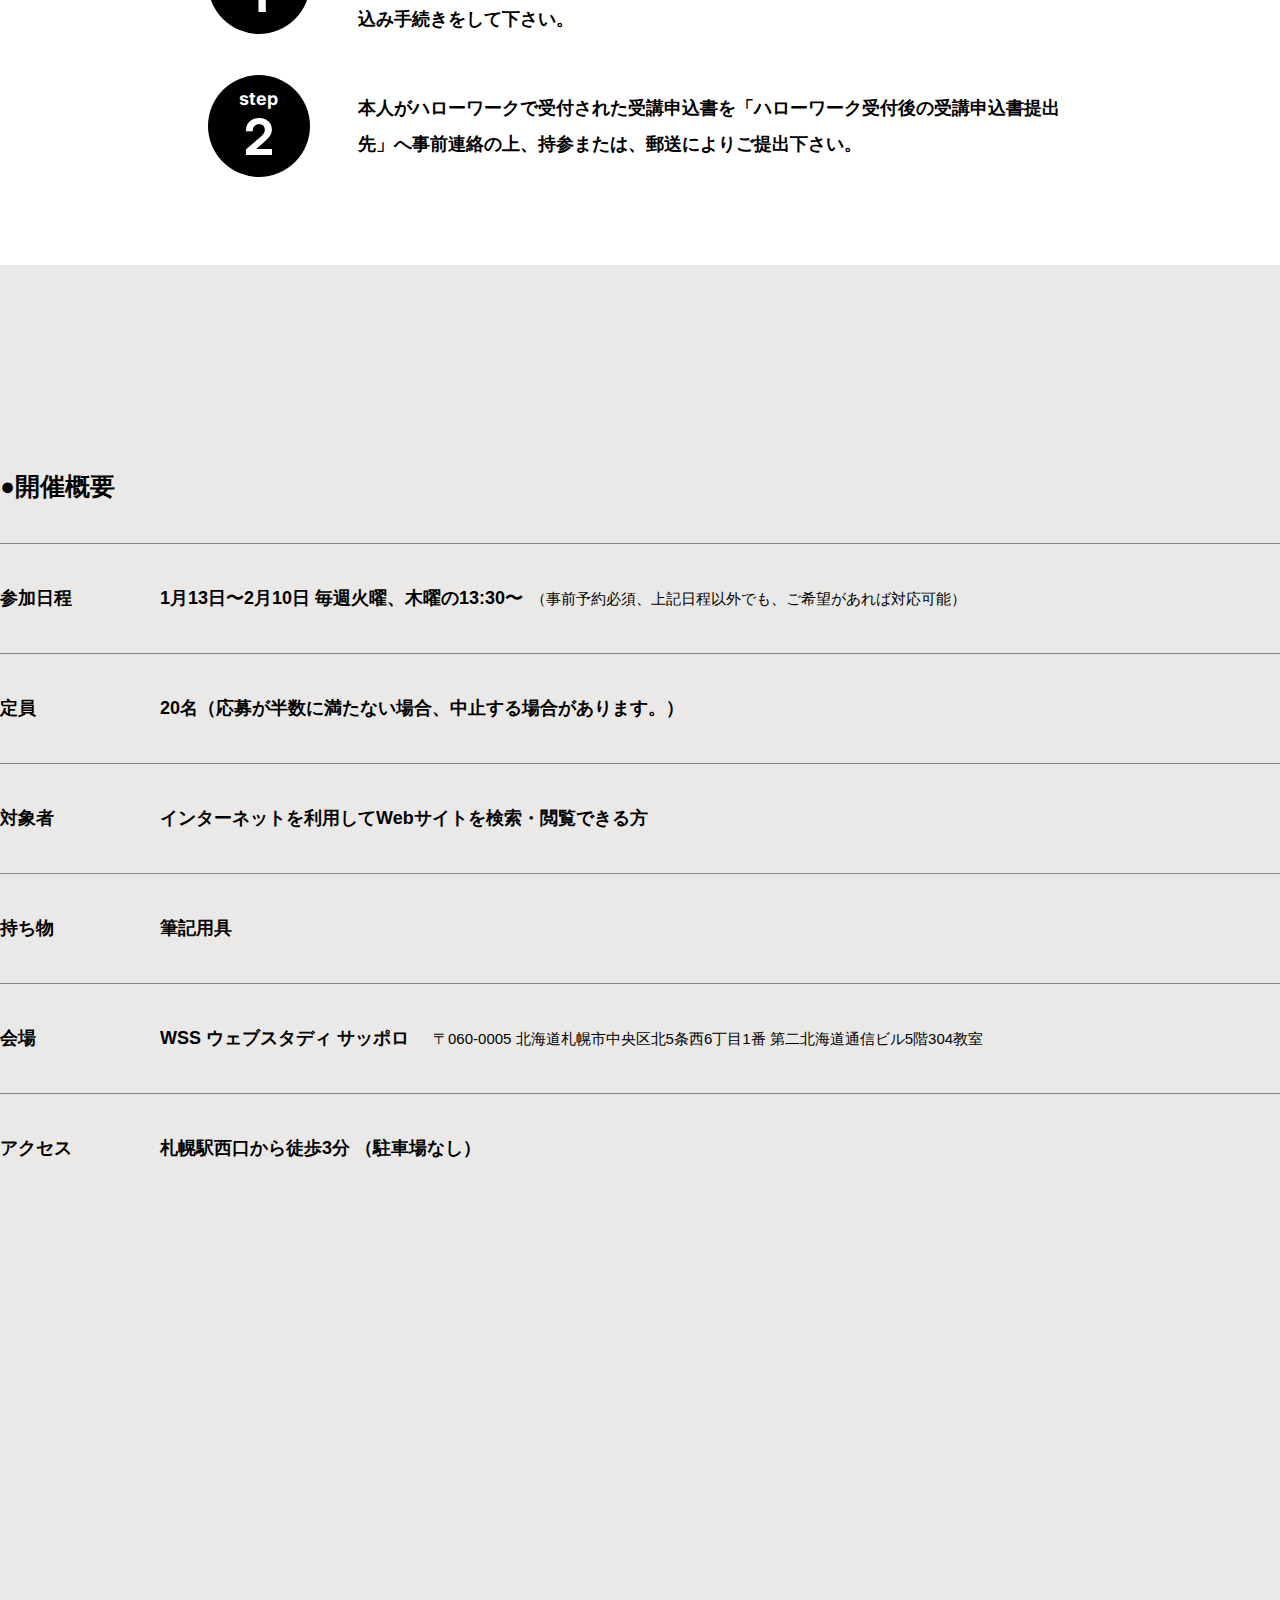
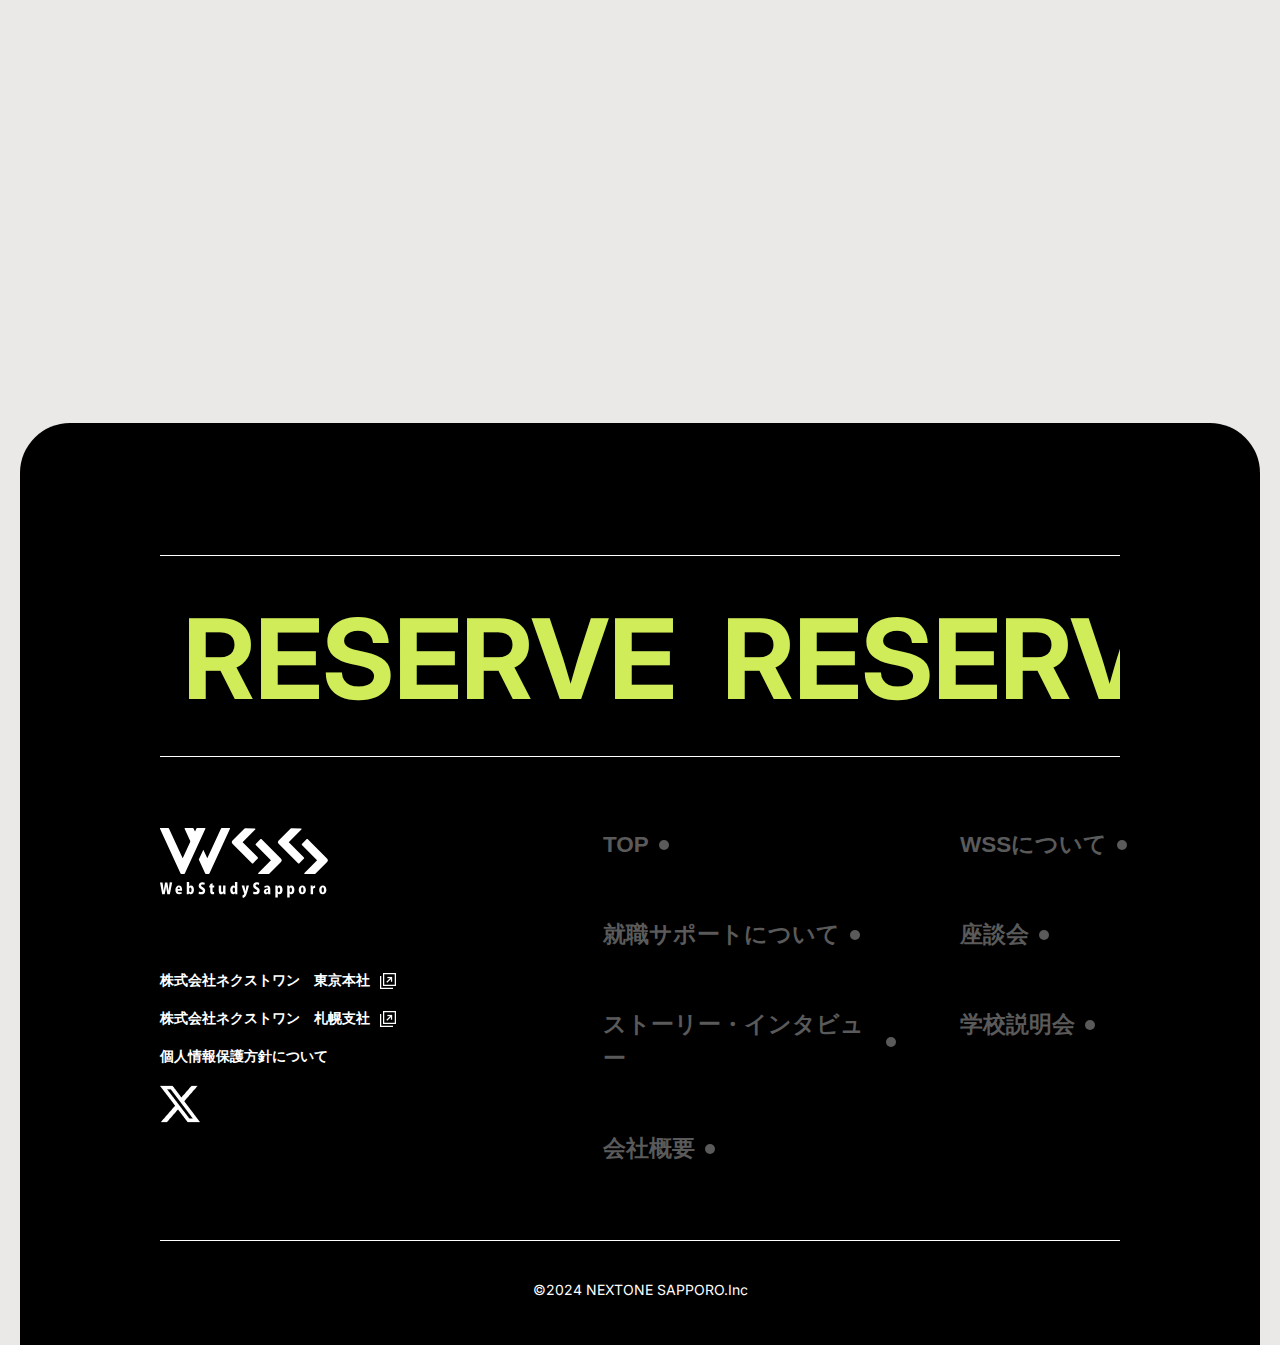
<file: briefing/index.html>
<!DOCTYPE html>
<html lang="ja">

<head>
  <meta charset="utf-8">
  <title>学校説明会｜札幌で未経験からでもWebデザイナーへ転職できる職業訓練校</title>
  <meta name="robots" content="noindex, nofollow">
  <meta name="keywords"
    content="北海道,札幌市,中央区,webクリエイター,webデザイナー,hp,ホームページ,ネクストワン,wss,ウェブスタディサッポロ,rwd,レスポンシブウェブデザイン,photoshop,adobe,html5,css3,javascript,,jquery,sass,scss,gulp,prepros">
  <meta name="description" content="学校説明会についての紹介ページです。説明会の実施期間や実施場所の詳細を説明しています。">
  <link rel="preconnect" href="https://fonts.googleapis.com">
  <link rel="preconnect" href="https://fonts.gstatic.com" crossorigin>
  <link href="https://fonts.googleapis.com/css2?family=Inter:wght@400;800&amp;display=swap" rel="stylesheet">
  <link href="../css/style.css" rel="stylesheet" media="all">
</head>

<body id="briefing">
  <div class="wrapper">
    <header class="header">
      <h1 class="header__ttl">
        <a class="header__link" href="../index.html"><img class="header__logo" src="../images/common/logo_wss_black.svg"
            alt="WSSロゴ"></a>
      </h1>
      <nav class="gnav">
        <ul class="gnav__nav">
          <li class="gnav__list">
            <a class="gnav__slide-link" href="../briefing/index.html">
              <p class="gnav__slide-txt--01">RESERVE</p>
              <p class="gnav__slide-txt--02">RESERVE</p>
              <p class="gnav__slide-txt--03">RESERVE</p>
              <p class="gnav__slide-txt--04">RESERVE</p>
            </a>
          </li>
          <li class="gnav__list">
            <div class="gnav__hamburger" id="gnav__hamburger">
              <div class="gnav__hamburger-inner">
                <span></span>
                <span></span>
              </div>
            </div>
          </li>
        </ul>
        <div class="gnav__menu-container" id="gnav__menu-container">
          <a class="gnav__menu-logo" href="../index.html">
            <img class="gnav__menu-img" src="../images/common/logo_wss_white.svg" alt="WSSロゴ">
          </a>
          <ul class="gnav__menu">
            <li class="gnav__menu-list"><a class="gnav__menu-link" href="../index.html" data-mask="TOP">TOP</a></li>
            <li class="gnav__menu-list"><a class="gnav__menu-link" href="../about/index.html"
                data-mask="WSSについて">WSSについて</a></li>
            <li class="gnav__menu-list"><a class="gnav__menu-link" href="../employment/index.html"
                data-mask="就職サポートについて">就職サポートについて</a></li>
            <li class="gnav__menu-list"><a class="gnav__menu-link" href="../symposium/index.html"
                data-mask="座談会">座談会</a></li>
            <li class="gnav__menu-list"><a class="gnav__menu-link" href="../interview/index.html"
                data-mask="ストーリー・インタビュー">ストーリー・インタビュー</a></li>
            <li class="gnav__menu-list"><a class="gnav__menu-link" href="../briefing/index.html"
                data-mask="学校説明会">学校説明会</a></li>
            <li class="gnav__menu-list"><a class="gnav__menu-link" href="../company/index.html"
                data-mask="会社概要">会社概要</a></li>
          </ul>
          <a class="gnav__menu-slide-link" href="../briefing/index.html">
            <p class="gnav__menu-slide-txt--01">RESERVE</p>
            <p class="gnav__menu-slide-txt--02">RESERVE</p>
            <p class="gnav__menu-slide-txt--03">RESERVE</p>
            <p class="gnav__menu-slide-txt--04">RESERVE</p>
          </a>
        </div>
      </nav>
    </header>
    <main class="main">
      <div class="fv">
        <div class="fv__ttl-box">
          <div class="fv__txt-area">
            <p class="fv__sub-txt">学校説明会</p>
            <p class="fv__txt">百聞は一見に如かず</p>
            <p class="fv__description">あなたの未来を変える１日になる</p>
          </div>
          <p class="fv__ttl">
            BRIEFING<br>
            SESSION
          </p>
        </div>
      </div>
      <section class="message">
        <p class="message__sub-txt">
          WSSでは訓練募集期間中、毎週火曜・木曜にコース内容説明会を開催しています。参加することにより、学校の雰囲気を直接感じられることや、質疑応答ができることで申し込み前の不安が解消できると、とても好評です。この説明会は、あなたが一歩を踏み出すキッカケとなるでしょう。
        </p>
        <div class="message__container">
          <h2 class="message__ttl">ここから一歩、始めよう</h2>
          <p class="message__txt">
            説明会に参加することで、<br>
            当サイトをご覧になって、なんとなく知り得た情報を、より明確にしていきましょう。<br>
            説明会では、訓練カリキュラムの詳細や、卒業生の過去作品を見る事ができ、<br>
            より一層、学校へ通うイメージがわいてくるでしょう。<br>
            募集期間中、毎週開催しているから、自分の予定と調整しやすい！<br>
            訓練生の9割以上が参加し、当校に申し込みをしています。<br>
            実際に見て、聞いて、<br>
            学校の雰囲気を感じ取ってください！
          </p>
        </div>
      </section>
      <section class="information">
        <h2 class="information__ttl">〇月開講コース説明会</h2>
        <dl class="information__term-list">
          <dt class="information__term-name">募集期間</dt>
          <dd class="information__term">2024年〇月〇日～〇月〇日</dd>
          <dt class="information__term-name">訓練期間</dt>
          <dd class="information__term">2024年〇月〇日～〇月〇日</dd>
        </dl>
        <p class="information__briefing-term">
          2024年〇月〇日（〇）<span>～</span>〇月〇日（〇）<br>
          毎週 火・木曜 13：30<span>～</span>　実施中
        </p>
        <div class="information__btn-wrap">
          <a class="information__link" href="https://webstudysapporo.com/pdf/2023_3_course.pdf"
            target="_blank">次回開講パンフレット（PDF）</a>
          <div class="information__twitter-wrap">
            <a class="information__twitter-link" href="https://twitter.com/webstudysapporo" target="_blank"><img
                class="information__icon" src="../images/briefing/information_icon.svg" alt="twitterアイコン"></a>
            <p class="information__twitter-txt">
              最新情報を随時更新中！<br>
              フォローお待ちしております！
            </p>
          </div>
        </div>
      </section>
      <section class="info-session">
        <h2 class="info-session__ttl">INFO SESSION 3 POINTS</h2>
        <div class="info-session__points-container">
          <ul class="info-session__points-ul">
            <li class="info-session__points-list">
              <p class="info-session__points-ttl">学校をリアルに感じる</p>
              <p class="info-session__points-txt">
                まさしく、百聞は一見に如かず。<br>
                当サイトで得る情報と、実際に学校へ来ていただき、先生の生の声を聞いて得た情報では、やはり体感するものが違うでしょう。<br>
                説明会に来て、より身近に訓練を感じる事ができます。
              </p>
            </li>
            <li class="info-session__points-list">
              <p class="info-session__points-ttl">質疑応答</p>
              <p class="info-session__points-txt">
                札幌での就職先はあるの？子どもがいてもWeb業界では働ける？実際、年収はどのくらいなの？<br>
                ここでしか聞けないWeb業界の本音や、実際の就職のこと、学習のことなど、なんでも質問できちゃいます！<br>
                疑問に思ったことを気軽に質問してください。
              </p>
            </li>
            <li class="info-session__points-list">
              <p class="info-session__points-ttl">修了生の作品紹介</p>
              <p class="info-session__points-txt">
                訓練から半年間学習し、どれだけの技術を習得することができたのかを、順を追って見ることができます。<br>
                最初から完璧な作品を作れる人は誰もいません。<br>
                ですが、当校で学習することで知識や技術を身につけ、就職に役立つポートフォリオ作成を行うことができます。
              </p>
            </li>
            <li class="info-session__points-list bg"></li>
          </ul>
        </div>
        <h3 class="info-session__flow-ttl">FLOW</h3>
        <div class="info-session__flow-container js-scroll">
          <div class="info-session__flow-content">
            <div class="info-session__flow-circle">
              <p class="info-session__flow-step">step</p>
              <p class="info-session__flow-number">1</p>
            </div>
            <p class="info-session__flow-txt">
              以下のフォームより<br>ご予約ください
            </p>
          </div>
          <div class="info-session__flow-content">
            <div class="info-session__flow-circle">
              <p class="info-session__flow-step">step</p>
              <p class="info-session__flow-number">2</p>
            </div>
            <p class="info-session__flow-txt">参加予約完了の<br>メールが届きます</p>
          </div>
          <div class="info-session__flow-content">
            <div class="info-session__flow-circle">
              <p class="info-session__flow-step">step</p>
              <p class="info-session__flow-number">3</p>
            </div>
            <p class="info-session__flow-txt">当日会場まで<br>お越しください</p>
          </div>
        </div>
        <h3 class="info-session__schedule-ttl">SCHEDULE</h3>
        <div class="info-session__schedule-container">
          <p class="info-session__scedule-pic"><img class="info-session__scedule-img"
              src="../images/briefing/info-session_img.jpg" alt="カレンダー"></p>
        </div>
        <h3 class="info-session__form-ttl">説明会申し込みフォーム</h3>
        <div class="info-session__form-container">
          <form class="info-session__form" action="index.html" method="post">
            <div class="info-session__form-txt-area">
              <label class="info-session__form-label" for="info-session__form-name">お名前</label>
              <input class="info-session__form-name" id="info-session__form-name" type="text">
              <label class="info-session__form-label" for="info-session__form-tel">電話番号</label>
              <input class="info-session__form-tel" id="info-session__form-tel" type="text">
              <label class="info-session__form-label" for="info-session__form-mail">メールアドレス</label>
              <input class="info-session__form-mail" id="info-session__form-mail" type="text">
              <label class="info-session__form-label">お問い合わせ内容</label>
              <textarea class="info-session__form-txt" cols="30" rows="4"></textarea>
            </div>
            <div class="info-session__form-checkbox-wrap">
              <input class="info-session__form-checkbox" id="info-session__form-checkbox"
                name="info-session__form-checkbox" type="checkbox">
              <label class="info-session__form-checkbox-txt" for="info-session__form-checkbox">
                <a class="info-session__form-link" href="../personal/index.html" target="_blank">個人情報保護方針</a>について同意する
              </label>
            </div>
            <p class="info-session__form-btn">送信</p>
          </form>
        </div>
        <div class="info-session__apply-container">
          <h3 class="info-session__apply-ttl">入校のお申し込みはハローワークへ</h3>
          <ul class="info-session__apply-ul">
            <li class="info-session__apply-list">
              <div class="info-session__apply-circle">
                <p class="info-session__apply-step">step</p>
                <p class="info-session__apply-number">1</p>
              </div>
              <p class="info-session__apply-txt">
                ハローワークにて職業相談を行い、訓練受講が適切と認められた場合に受講申し込みの交付を受け、必要書類と共に、住所を管轄するハローワークに本人が募集期間内に申し込み手続きをして下さい。
              </p>
            </li>
            <li class="info-session__apply-list">
              <div class="info-session__apply-circle">
                <p class="info-session__apply-step">step</p>
                <p class="info-session__apply-number">2</p>
              </div>
              <p class="info-session__apply-txt">
                本人がハローワークで受付された受講申込書を「ハローワーク受付後の受講申込書提出先」へ事前連絡の上、持参または、郵送によりご提出下さい。
              </p>
            </li>
          </ul>
        </div>
        <div class="info-session__intro-container">
          <h3 class="info-session__intro-ttl">●開催概要</h3>
          <dl class="info-session__intro-list">
            <dt class="info-session__intro-list-ttl">参加日程</dt>
            <dd class="info-session__intro-list-description">1月13日〜2月10日
              毎週火曜、木曜の13:30〜<span class="small">（事前予約必須、上記日程以外でも、ご希望があれば対応可能）</span></dd>
            <dt class="info-session__intro-list-ttl">定員</dt>
            <dd class="info-session__intro-list-description">20名（応募が半数に満たない場合、中止する場合があります。）</dd>
            <dt class="info-session__intro-list-ttl">対象者</dt>
            <dd class="info-session__intro-list-description">インターネットを利用してWebサイトを検索・閲覧できる方</dd>
            <dt class="info-session__intro-list-ttl">持ち物</dt>
            <dd class="info-session__intro-list-description">筆記用具</dd>
            <dt class="info-session__intro-list-ttl">会場</dt>
            <dd class="info-session__intro-list-description">WSS ウェブスタディ サッポロ<span>〒060-0005
                北海道札幌市中央区北5条西6丁目1番 第二北海道通信ビル5階304教室</span></dd>
            <dt class="info-session__intro-list-ttl">アクセス</dt>
            <dd class="info-session__intro-list-description">札幌駅西口から徒歩3分 （駐車場なし）</dd>
          </dl>
        </div>
        <div class="info-session__map-wrap">
          <iframe
            src="https://www.google.com/maps/embed?pb=!1m14!1m8!1m3!1d5829.580012517592!2d141.34494109751427!3d43.06688394374724!3m2!1i1024!2i768!4f13.1!3m3!1m2!1s0x0%3A0xc56ed83d88dc4a09!2zV1NTIHwgV2ViU3R1ZHlTYXBwb3JvKOOCpuOCp-ODluOCueOCv-ODh-OCo-OCteODg-ODneODrSkgd2Vi44OH44K244Kk44Oz44Gu6IG35qWt6KiT57e05qCh!5e0!3m2!1sja!2sjp!4v1676424836553!5m2!1sja!2sjp"
            style="border:0;" allowfullscreen="" loading="lazy" referrerpolicy="no-referrer-when-downgrade"></iframe>
        </div>
      </section>
    </main>
    <footer class="footer">
      <div class="footer__inner">
        <a class="footer__slide-link" href="../briefing/index.html">
          <p class="footer__slide-txt--01">RESERVE</p>
          <p class="footer__slide-txt--02">RESERVE</p>
          <p class="footer__slide-txt--03">RESERVE</p>
          <p class="footer__slide-txt--04">RESERVE</p>
        </a>
        <div class="footer__container">
          <div class="footer__link-box">
            <h2 class="footer__ttl">
              <a class="footer__logo-link" href="../index.html"><img class="footer__logo-img"
                  src="../images/common/logo_wss_white.svg" alt="WSSロゴ"></a>
            </h2>
            <ul class="footer__ul">
              <li class="footer__list"><a class="footer__link external" href="https://www.next-japan.co.jp/"
                  target="_blank">株式会社ネクストワン　東京本社</a></li>
              <li class="footer__list"><a class="footer__link external" href="https://next1sapporo.net/"
                  target="_blank">株式会社ネクストワン　札幌支社</a></li>
              <li class="footer__list"><a class="footer__link" href="../personal/index.html">個人情報保護方針について</a></li>
              <li class="footer__list"><a class="footer__link" href="https://twitter.com/webstudysapporo"
                  target="_blank"><img class="footer__sns-icon" src="../images/common/icon_twitter.png"
                    alt="twitterアイコン"></a>
              </li>
            </ul>
          </div>
          <nav class="fnav">
            <ul class="fnav__nav">
              <li class="fnav__list"><a class="fnav__link" href="../index.html" data-mask="TOP">TOP</a></li>
              <li class="fnav__list"><a class="fnav__link" href="../about/index.html" data-mask="WSSについて">WSSについて</a>
              </li>
              <li class="fnav__list"><a class="fnav__link" href="../employment/index.html"
                  data-mask="就職サポートについて">就職サポートについて</a></li>
              <li class="fnav__list"><a class="fnav__link" href="../symposium/index.html" data-mask="座談会">座談会</a></li>
              <li class="fnav__list"><a class="fnav__link" href="../interview/index.html"
                  data-mask="ストーリー・インタビュー">ストーリー・インタビュー</a></li>
              <li class="fnav__list"><a class="fnav__link" href="../briefing/index.html" data-mask="学校説明会">学校説明会</a>
              </li>
              <li class="fnav__list"><a class="fnav__link" href="../company/index.html" data-mask="会社概要">会社概要</a></li>
            </ul>
          </nav>
        </div>
        <p class="footer__copy"><small class="footer__small">&copy;2024 NEXTONE SAPPORO.Inc</small></p>
      </div>
    </footer>
    <div class="back-btn" id="back-btn">
      <div class="back-btn__wrap">
        <a class="back-btn__link" href="#">
          <div class="back-btn__btn-icon">
            <div class="back-btn__circle"></div>
            <div class="back-btn__arrow"></div>
          </div>
        </a>
      </div>
    </div>
  </div>
  <script src="../js/script.js"></script>
</body>

</html>
</file>
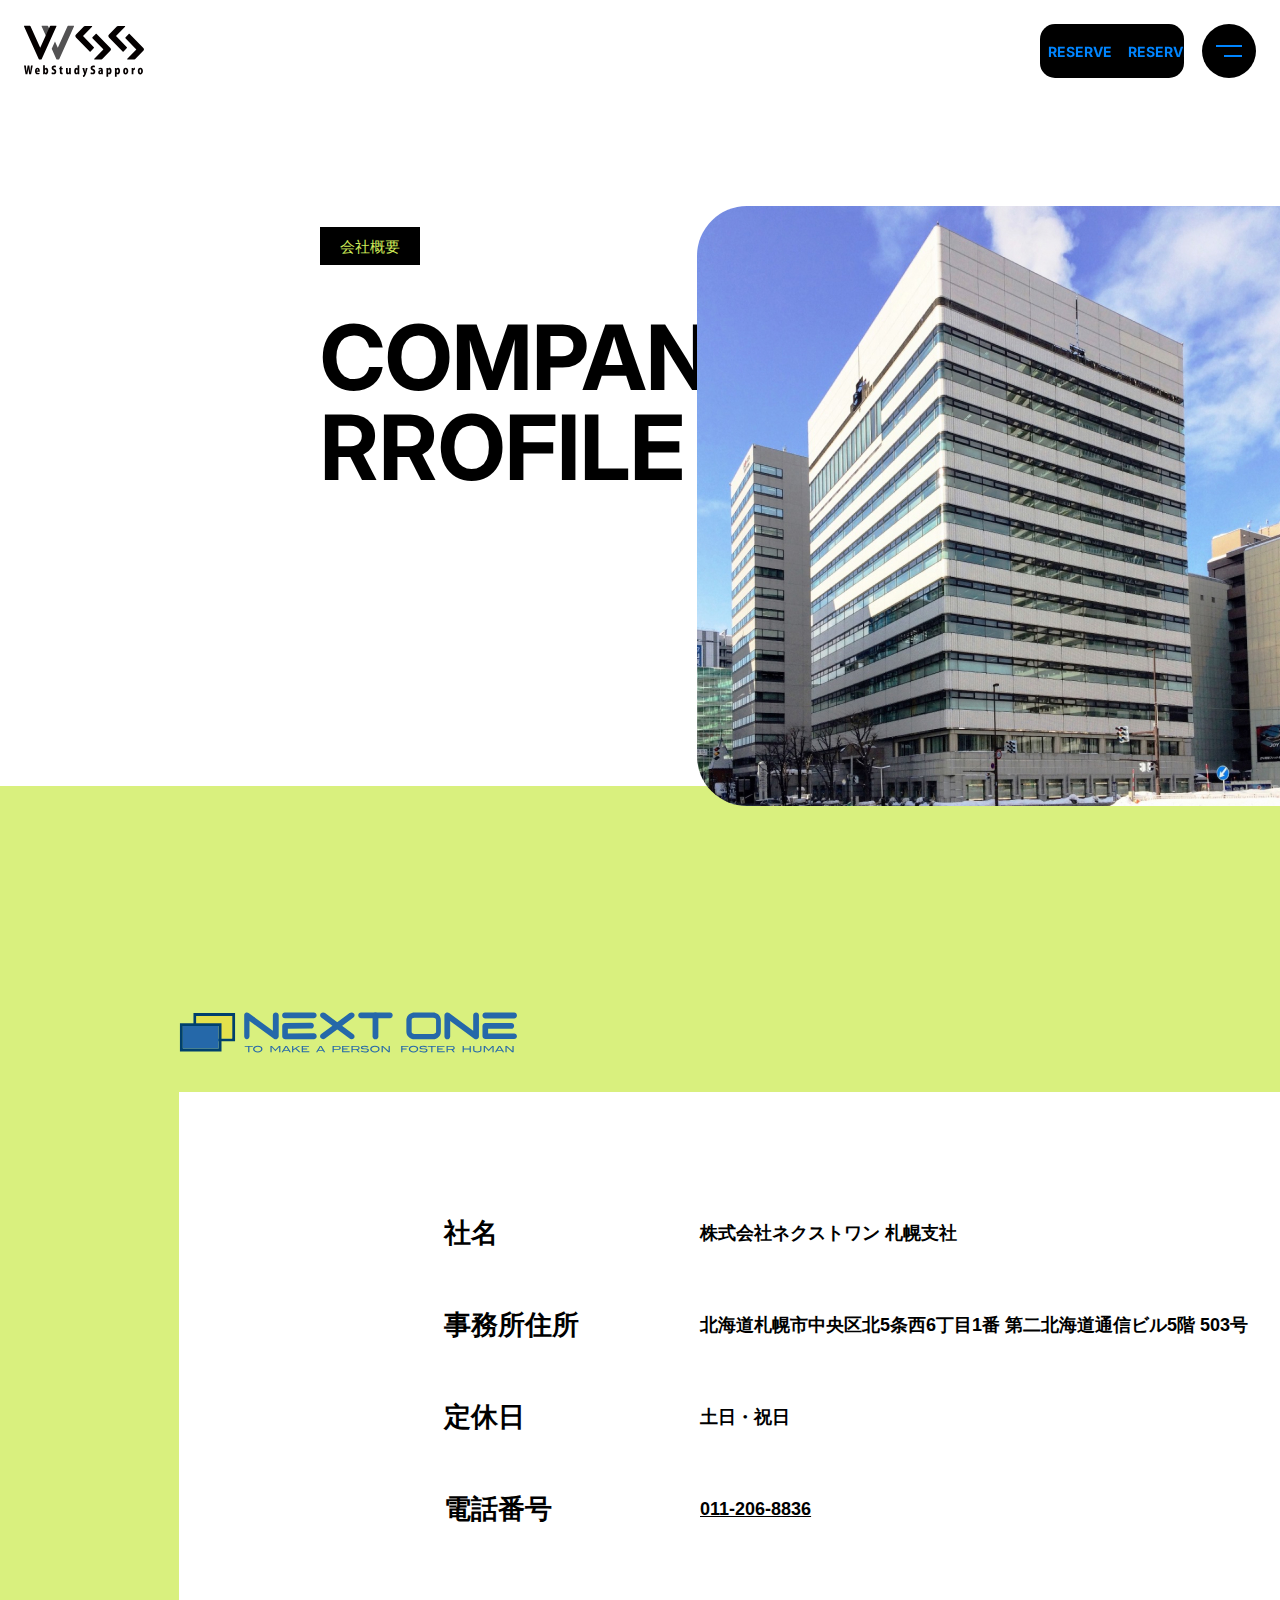
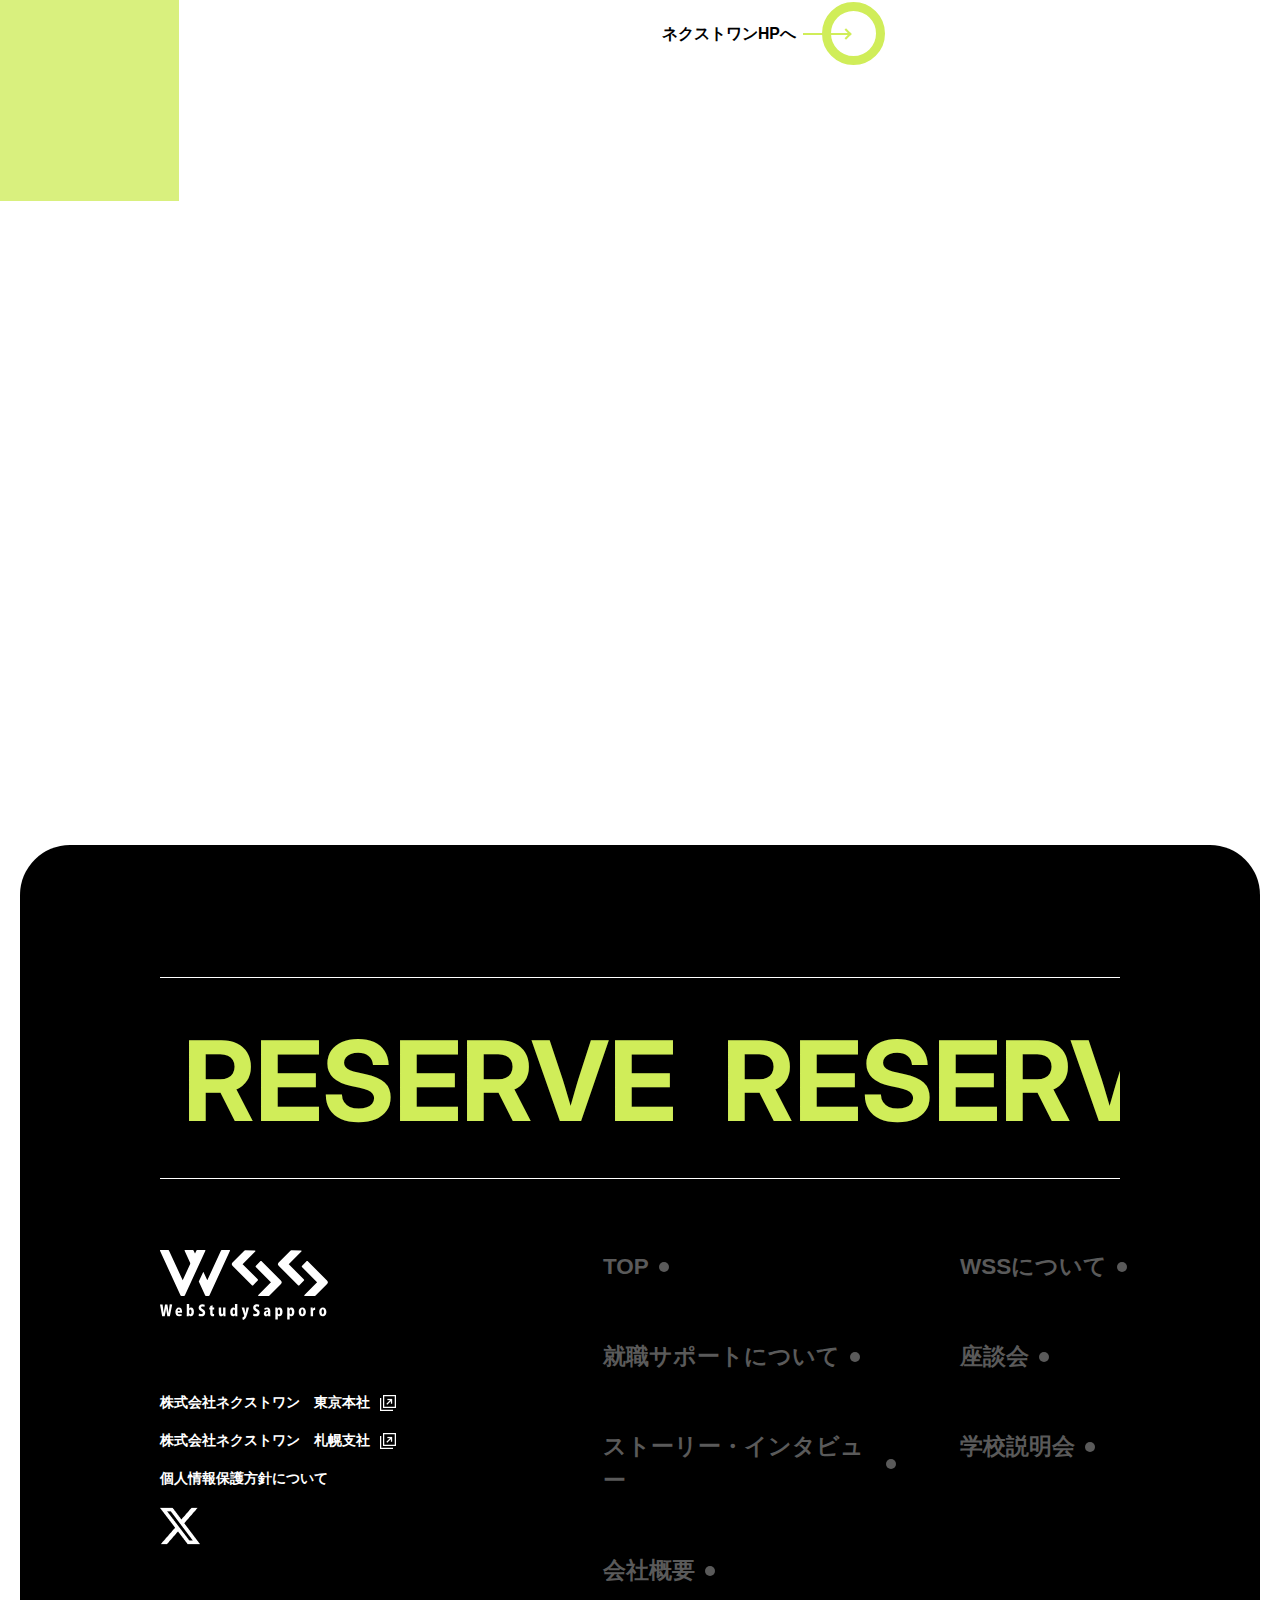
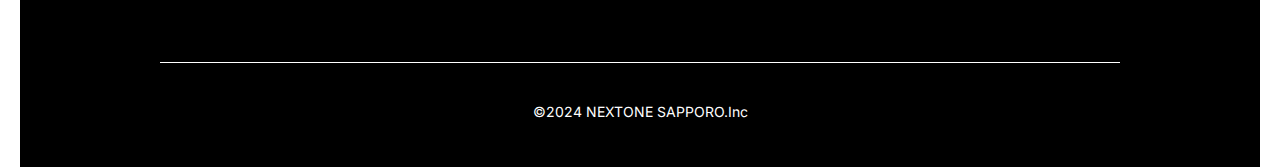
<file: company/index.html>
<!DOCTYPE html>
<html lang="ja">

<head>
  <meta charset="utf-8">
  <title>会社概要｜札幌で未経験からでもWebデザイナーへ転職できる職業訓練校</title>
  <meta name="robots" content="noindex, nofollow">
  <meta name="keywords"
    content="北海道,札幌市,中央区,webクリエイター,webデザイナー,hp,ホームページ,ネクストワン,wss,ウェブスタディサッポロ,rwd,レスポンシブウェブデザイン,photoshop,adobe,html5,css3,javascript,,jquery,sass,scss,gulp,prepros">
  <meta name="description" content="WSSの運営会社情報・アクセスマップなど">
  <link rel="preconnect" href="https://fonts.googleapis.com">
  <link rel="preconnect" href="https://fonts.gstatic.com" crossorigin>
  <link href="https://fonts.googleapis.com/css2?family=Inter:wght@400;800&amp;display=swap" rel="stylesheet">
  <link href="../css/style.css" rel="stylesheet" media="all">
</head>

<body id="company">
  <div class="wrapper">
    <header class="header">
      <h1 class="header__ttl">
        <a class="header__link" href="../index.html"><img class="header__logo" src="../images/common/logo_wss_black.svg"
            alt="WSSロゴ"></a>
      </h1>
      <nav class="gnav">
        <ul class="gnav__nav">
          <li class="gnav__list">
            <a class="gnav__slide-link" href="../briefing/index.html">
              <p class="gnav__slide-txt--01">RESERVE</p>
              <p class="gnav__slide-txt--02">RESERVE</p>
              <p class="gnav__slide-txt--03">RESERVE</p>
              <p class="gnav__slide-txt--04">RESERVE</p>
            </a>
          </li>
          <li class="gnav__list">
            <div class="gnav__hamburger" id="gnav__hamburger">
              <div class="gnav__hamburger-inner">
                <span></span>
                <span></span>
              </div>
            </div>
          </li>
        </ul>
        <div class="gnav__menu-container" id="gnav__menu-container">
          <a class="gnav__menu-logo" href="../index.html">
            <img class="gnav__menu-img" src="../images/common/logo_wss_white.svg" alt="WSSロゴ">
          </a>
          <ul class="gnav__menu">
            <li class="gnav__menu-list"><a class="gnav__menu-link" href="../index.html" data-mask="TOP">TOP</a></li>
            <li class="gnav__menu-list"><a class="gnav__menu-link" href="../about/index.html"
                data-mask="WSSについて">WSSについて</a></li>
            <li class="gnav__menu-list"><a class="gnav__menu-link" href="../employment/index.html"
                data-mask="就職サポートについて">就職サポートについて</a></li>
            <li class="gnav__menu-list"><a class="gnav__menu-link" href="../symposium/index.html"
                data-mask="座談会">座談会</a></li>
            <li class="gnav__menu-list"><a class="gnav__menu-link" href="../interview/index.html"
                data-mask="ストーリー・インタビュー">ストーリー・インタビュー</a></li>
            <li class="gnav__menu-list"><a class="gnav__menu-link" href="../briefing/index.html"
                data-mask="学校説明会">学校説明会</a></li>
            <li class="gnav__menu-list"><a class="gnav__menu-link" href="../company/index.html"
                data-mask="会社概要">会社概要</a></li>
          </ul>
          <a class="gnav__menu-slide-link" href="../briefing/index.html">
            <p class="gnav__menu-slide-txt--01">RESERVE</p>
            <p class="gnav__menu-slide-txt--02">RESERVE</p>
            <p class="gnav__menu-slide-txt--03">RESERVE</p>
            <p class="gnav__menu-slide-txt--04">RESERVE</p>
          </a>
        </div>
      </nav>
    </header>
    <main class="main">
      <section class="company">
        <div class="company__container">
          <div class="company__box">
            <p class="company__subttl">会社概要</p>
            <h2 class="company__ttl">COMPANY RROFILE</h2>
          </div>
          <p class="company__pic"><img src="../images/company/company.jpg" alt="会社のビル" class="company__img"></p>
        </div>
      </section>
      <div class="profile">
        <div class="profile__container--01">
          <p class="profile__icon"><img src="../images/company/nextone_logo.svg" alt="NEXTONEロゴ" class="profile__img">
          </p>
          <div class="profile__container--02">
            <dl class="profile__dl">
              <div class="profile__box">
                <dt class="profile__contents">社名</dt>
                <dd class="profile__detail">株式会社ネクストワン 札幌支社</dd>
              </div>
              <div class="profile__box">
                <dt class="profile__contents">事務所住所</dt>
                <dd class="profile__detail">北海道札幌市中央区北5条西6丁目1番 第二北海道通信ビル5階 503号</dd>
              </div>
              <div class="profile__box">
                <dt class="profile__contents">定休日</dt>
                <dd class="profile__detail">土日・祝日</dd>
              </div>
              <div class="profile__box">
                <dt class="profile__contents">電話番号</dt>
                <dd class="profile__detail-line">011-206-8836</dd>
              </div>
            </dl>
            <div class="profile__btn">
              <a class="profile__link" href="https://next1sapporo.net/" target="_blank">
                <span class="profile__btn-txt">ネクストワンHPへ</span>
                <div class="profile__btn-icon">
                  <div class="profile__circle"></div>
                  <div class="profile__arrow"></div>
                </div>
              </a>
            </div>
          </div>
        </div>
      </div>
      <div class="company__map">
        <iframe class="company__frame"
          src="https://www.google.com/maps/embed?pb=!1m14!1m8!1m3!1d11659.142135259828!2d141.346765!3d43.066978!3m2!1i1024!2i768!4f13.1!3m3!1m2!1s0x5f0b299ff7809a8b%3A0xc56ed83d88dc4a09!2zV1NTIHwgV2ViU3R1ZHlTYXBwb3JvKOOCpuOCp-ODluOCueOCv-ODh-OCo-OCteODg-ODneODrSkgd2Vi44OH44K244Kk44Oz44Gu6IG35qWt6KiT57e05qCh!5e0!3m2!1sja!2sjp!4v1676699514651!5m2!1sja!2sjp"
          height="592" style="border:0;" allowfullscreen="" loading="lazy"
          referrerpolicy="no-referrer-when-downgrade"></iframe>
      </div>
    </main>
    <footer class="footer">
      <div class="footer__inner">
        <a class="footer__slide-link" href="../briefing/index.html">
          <p class="footer__slide-txt--01">RESERVE</p>
          <p class="footer__slide-txt--02">RESERVE</p>
          <p class="footer__slide-txt--03">RESERVE</p>
          <p class="footer__slide-txt--04">RESERVE</p>
        </a>
        <div class="footer__container">
          <div class="footer__link-box">
            <h2 class="footer__ttl">
              <a class="footer__logo-link" href="../index.html"><img class="footer__logo-img"
                  src="../images/common/logo_wss_white.svg" alt="WSSロゴ"></a>
            </h2>
            <ul class="footer__ul">
              <li class="footer__list"><a class="footer__link external" href="https://www.next-japan.co.jp/"
                  target="_blank">株式会社ネクストワン　東京本社</a></li>
              <li class="footer__list"><a class="footer__link external" href="https://next1sapporo.net/"
                  target="_blank">株式会社ネクストワン　札幌支社</a></li>
              <li class="footer__list"><a class="footer__link" href="../personal/index.html">個人情報保護方針について</a></li>
              <li class="footer__list"><a class="footer__link" href="https://twitter.com/webstudysapporo"
                  target="_blank"><img class="footer__sns-icon" src="../images/common/icon_twitter.png"
                    alt="twitterアイコン"></a>
              </li>
            </ul>
          </div>
          <nav class="fnav">
            <ul class="fnav__nav">
              <li class="fnav__list"><a class="fnav__link" href="../index.html" data-mask="TOP">TOP</a></li>
              <li class="fnav__list"><a class="fnav__link" href="../about/index.html" data-mask="WSSについて">WSSについて</a>
              </li>
              <li class="fnav__list"><a class="fnav__link" href="../employment/index.html"
                  data-mask="就職サポートについて">就職サポートについて</a></li>
              <li class="fnav__list"><a class="fnav__link" href="../symposium/index.html" data-mask="座談会">座談会</a></li>
              <li class="fnav__list"><a class="fnav__link" href="../interview/index.html"
                  data-mask="ストーリー・インタビュー">ストーリー・インタビュー</a></li>
              <li class="fnav__list"><a class="fnav__link" href="../briefing/index.html" data-mask="学校説明会">学校説明会</a>
              </li>
              <li class="fnav__list"><a class="fnav__link" href="../company/index.html" data-mask="会社概要">会社概要</a></li>
            </ul>
          </nav>
        </div>
        <p class="footer__copy"><small class="footer__small">&copy;2024 NEXTONE SAPPORO.Inc</small></p>
      </div>
    </footer>
    <div class="back-btn" id="back-btn">
      <div class="back-btn__wrap">
        <a class="back-btn__link" href="#">
          <div class="back-btn__btn-icon">
            <div class="back-btn__circle"></div>
            <div class="back-btn__arrow"></div>
          </div>
        </a>
      </div>
    </div>
  </div>
  <script src="../js/script.js"></script>
</body>

</html>
</file>
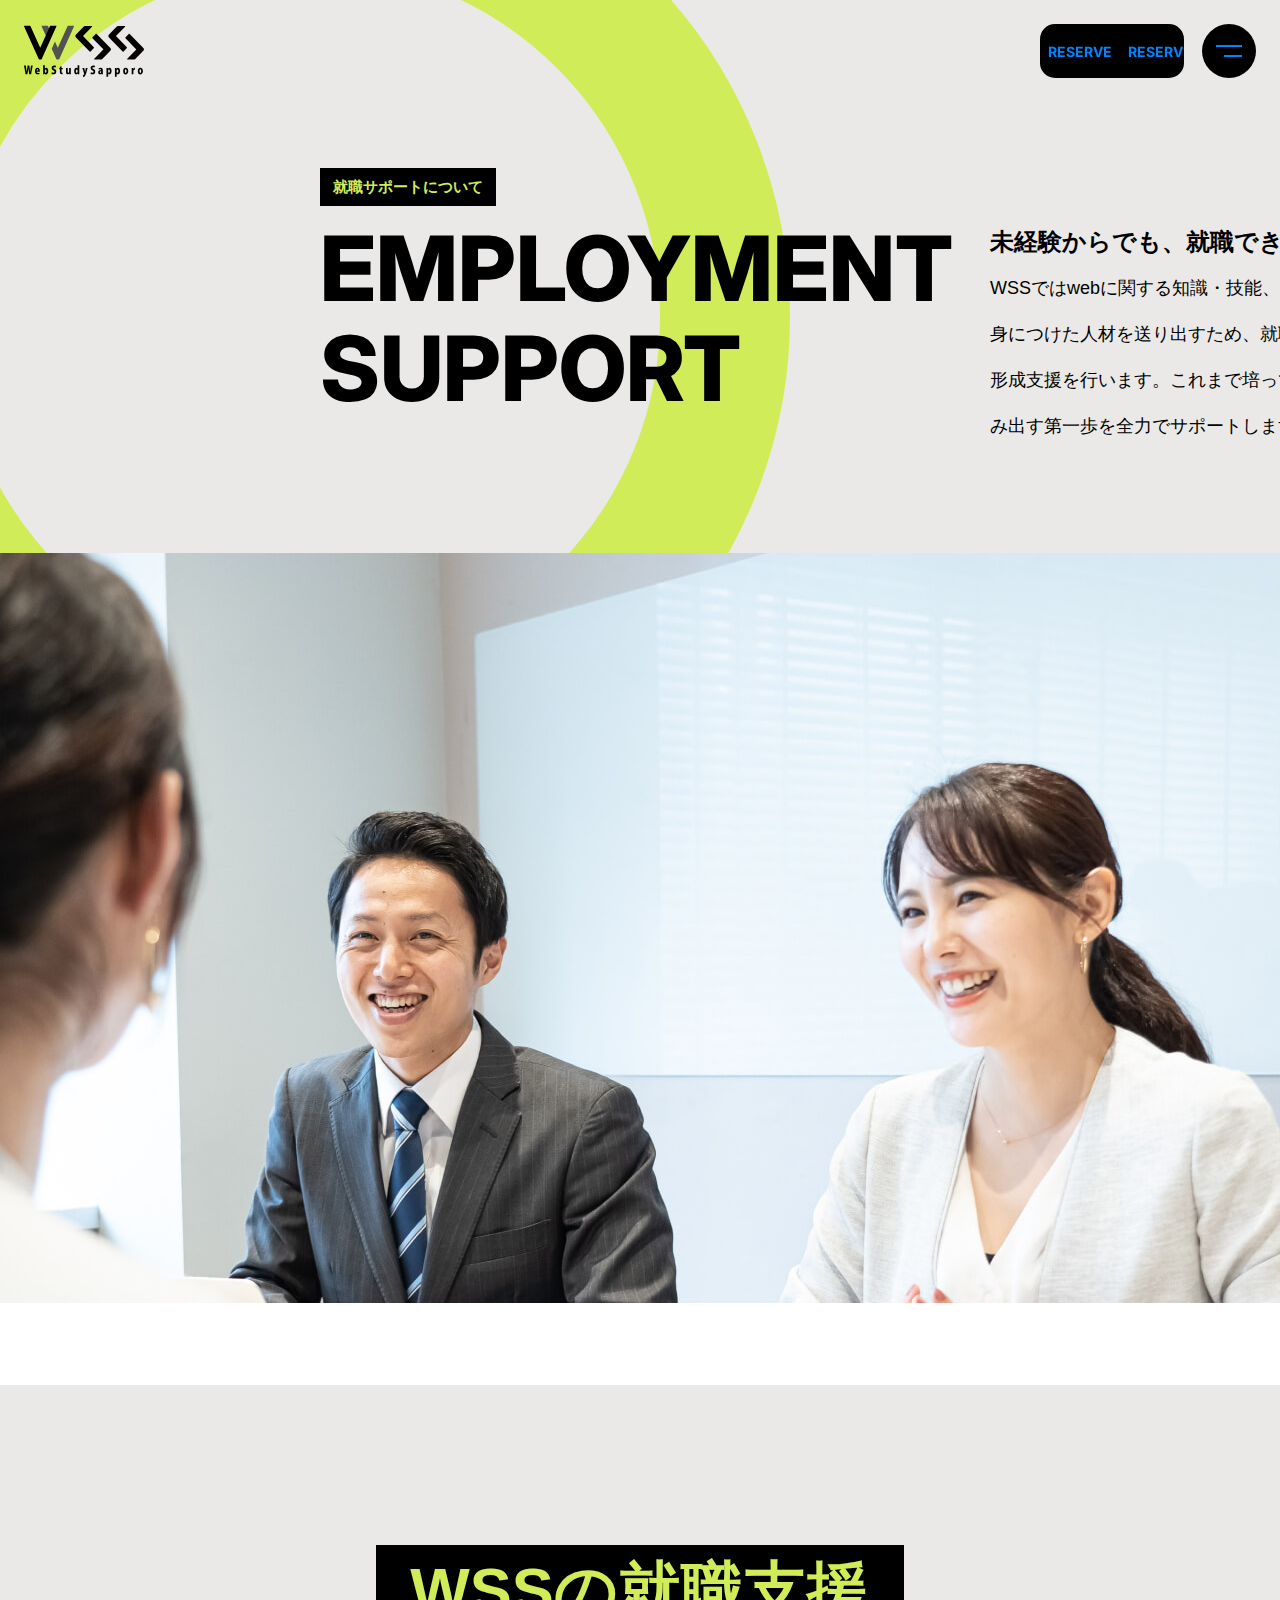
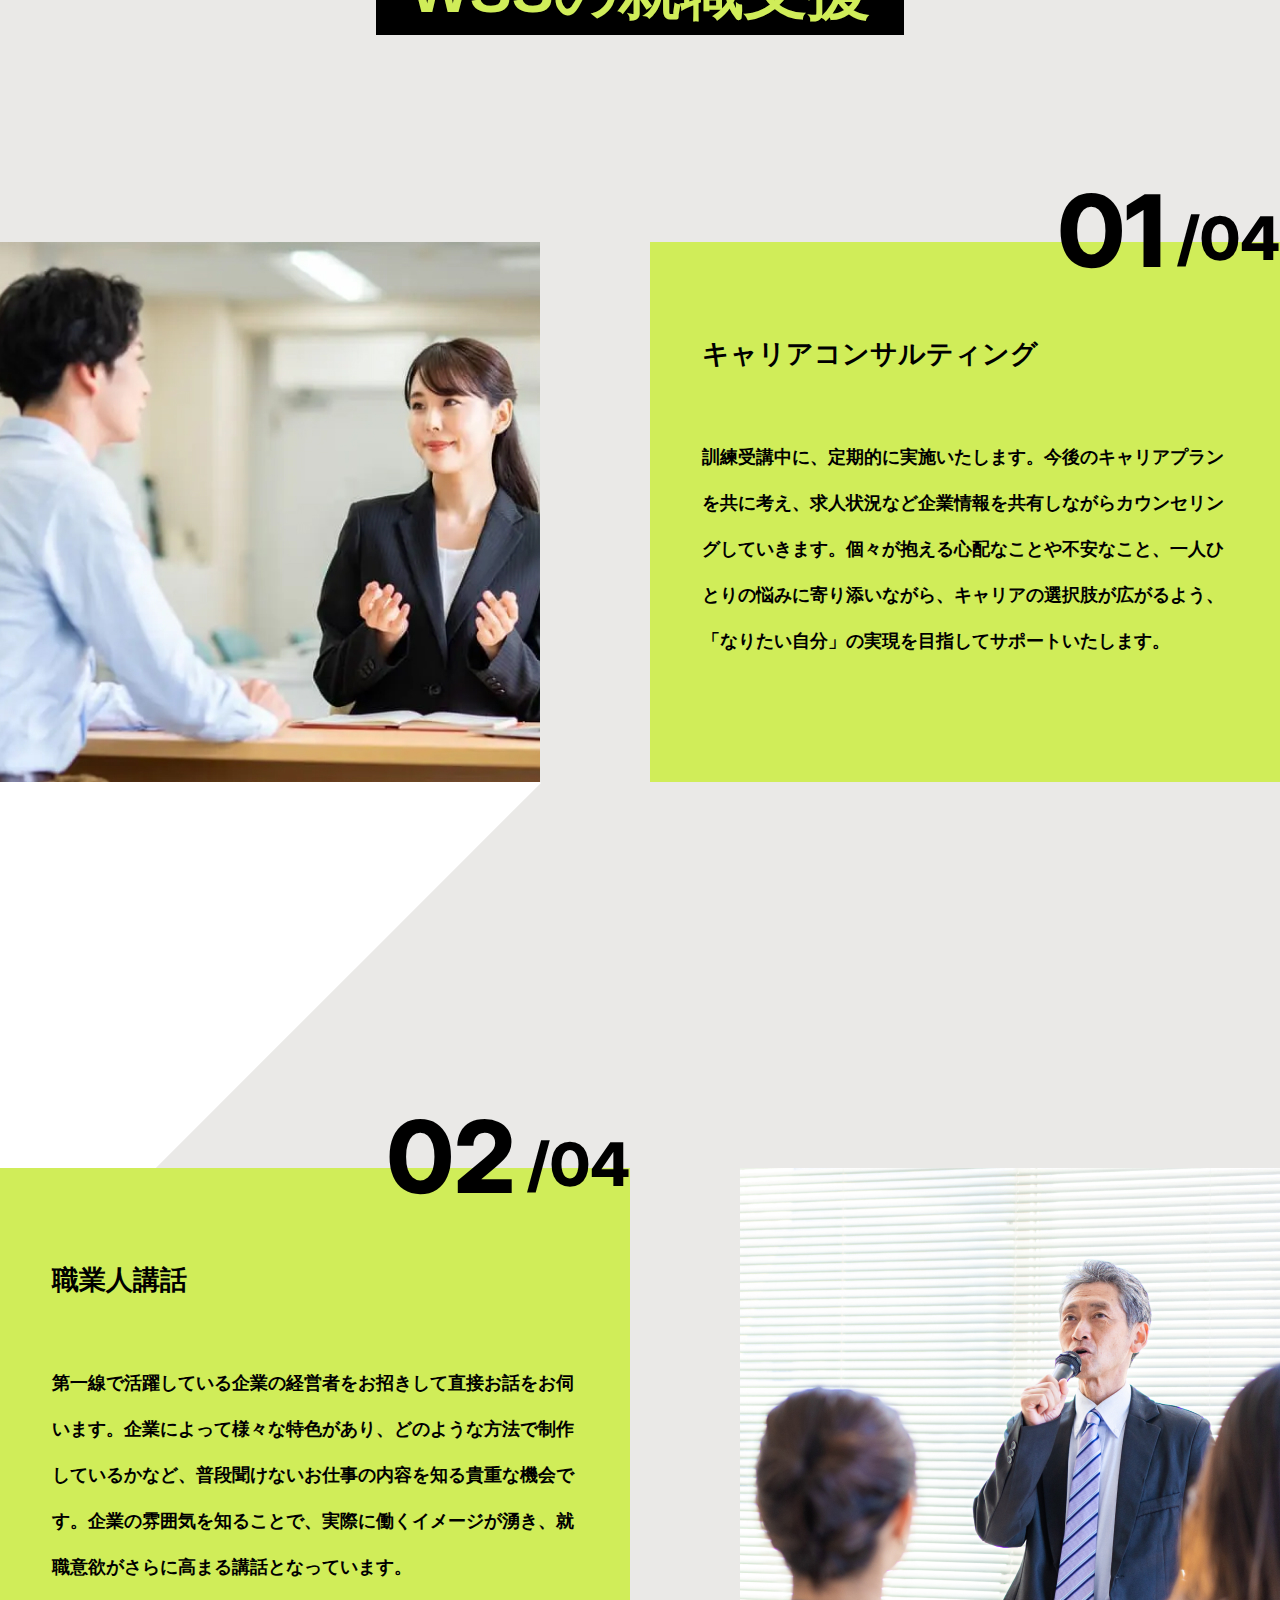
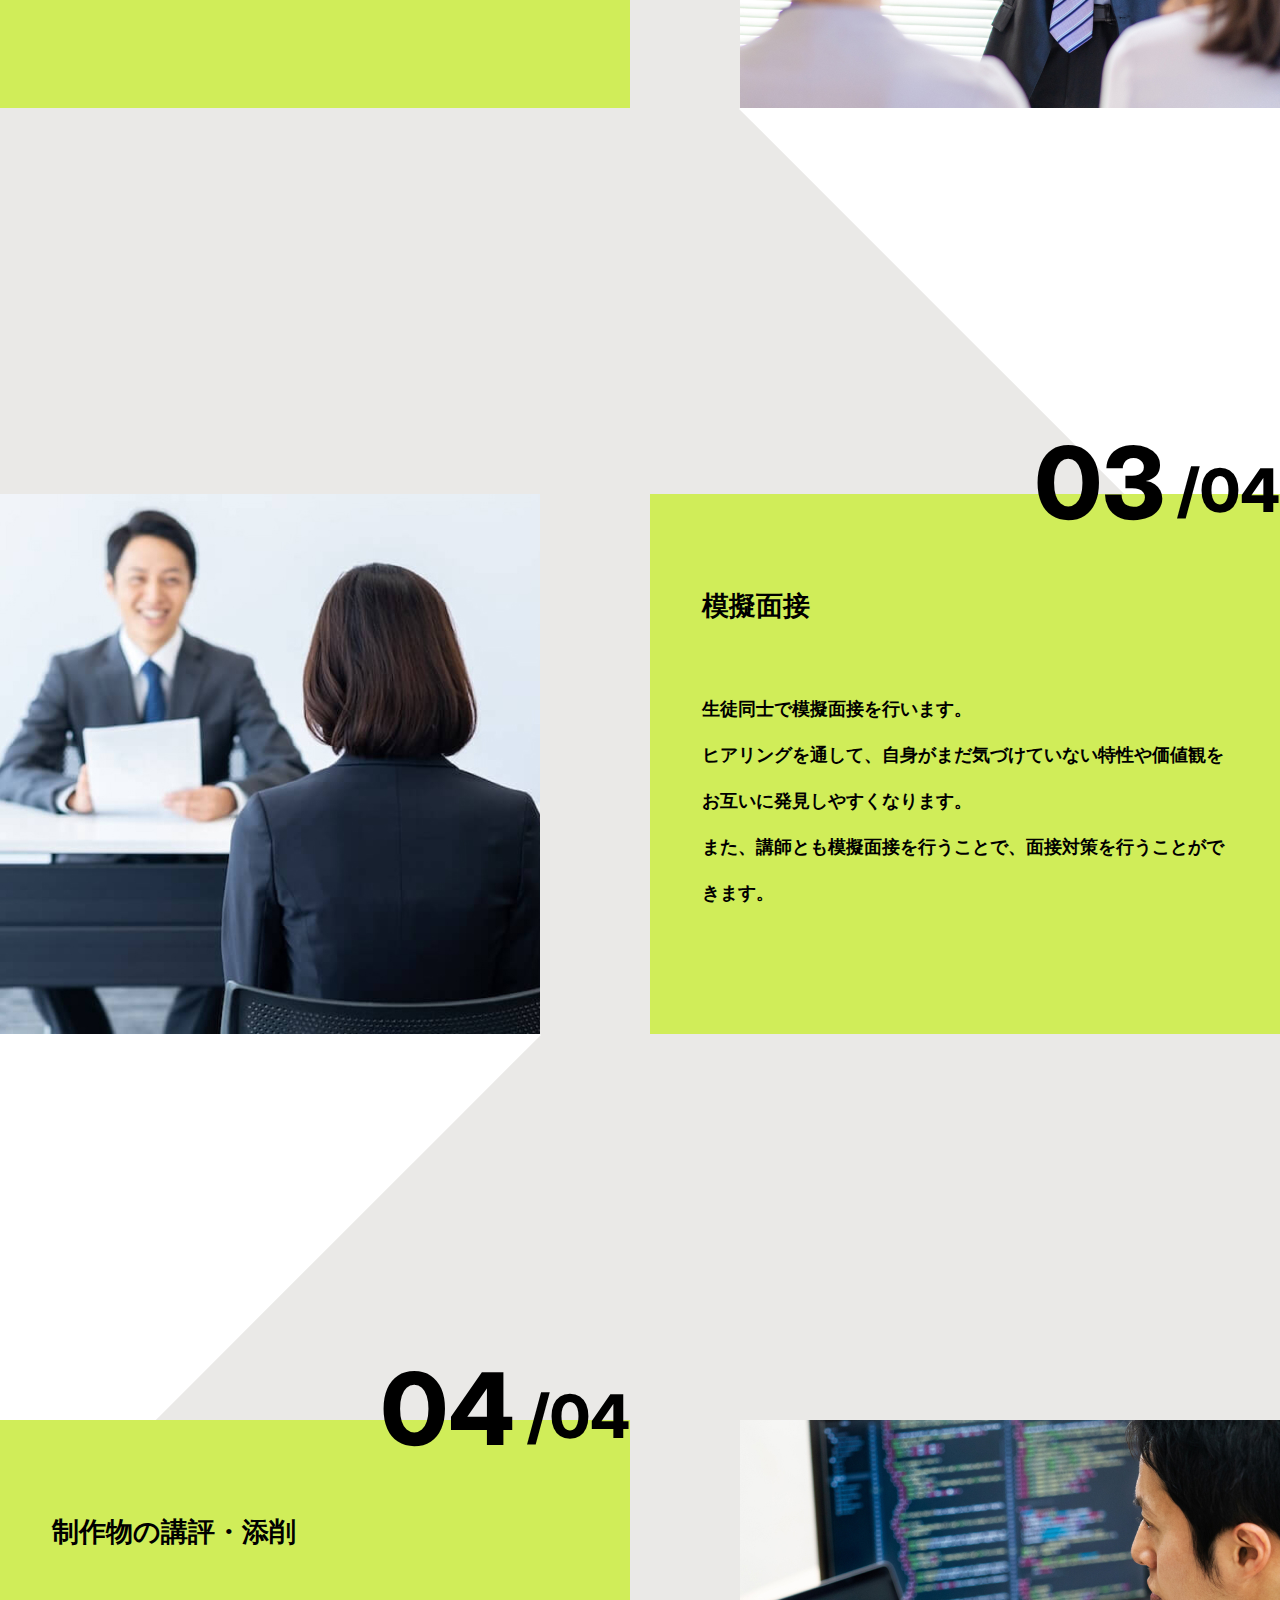
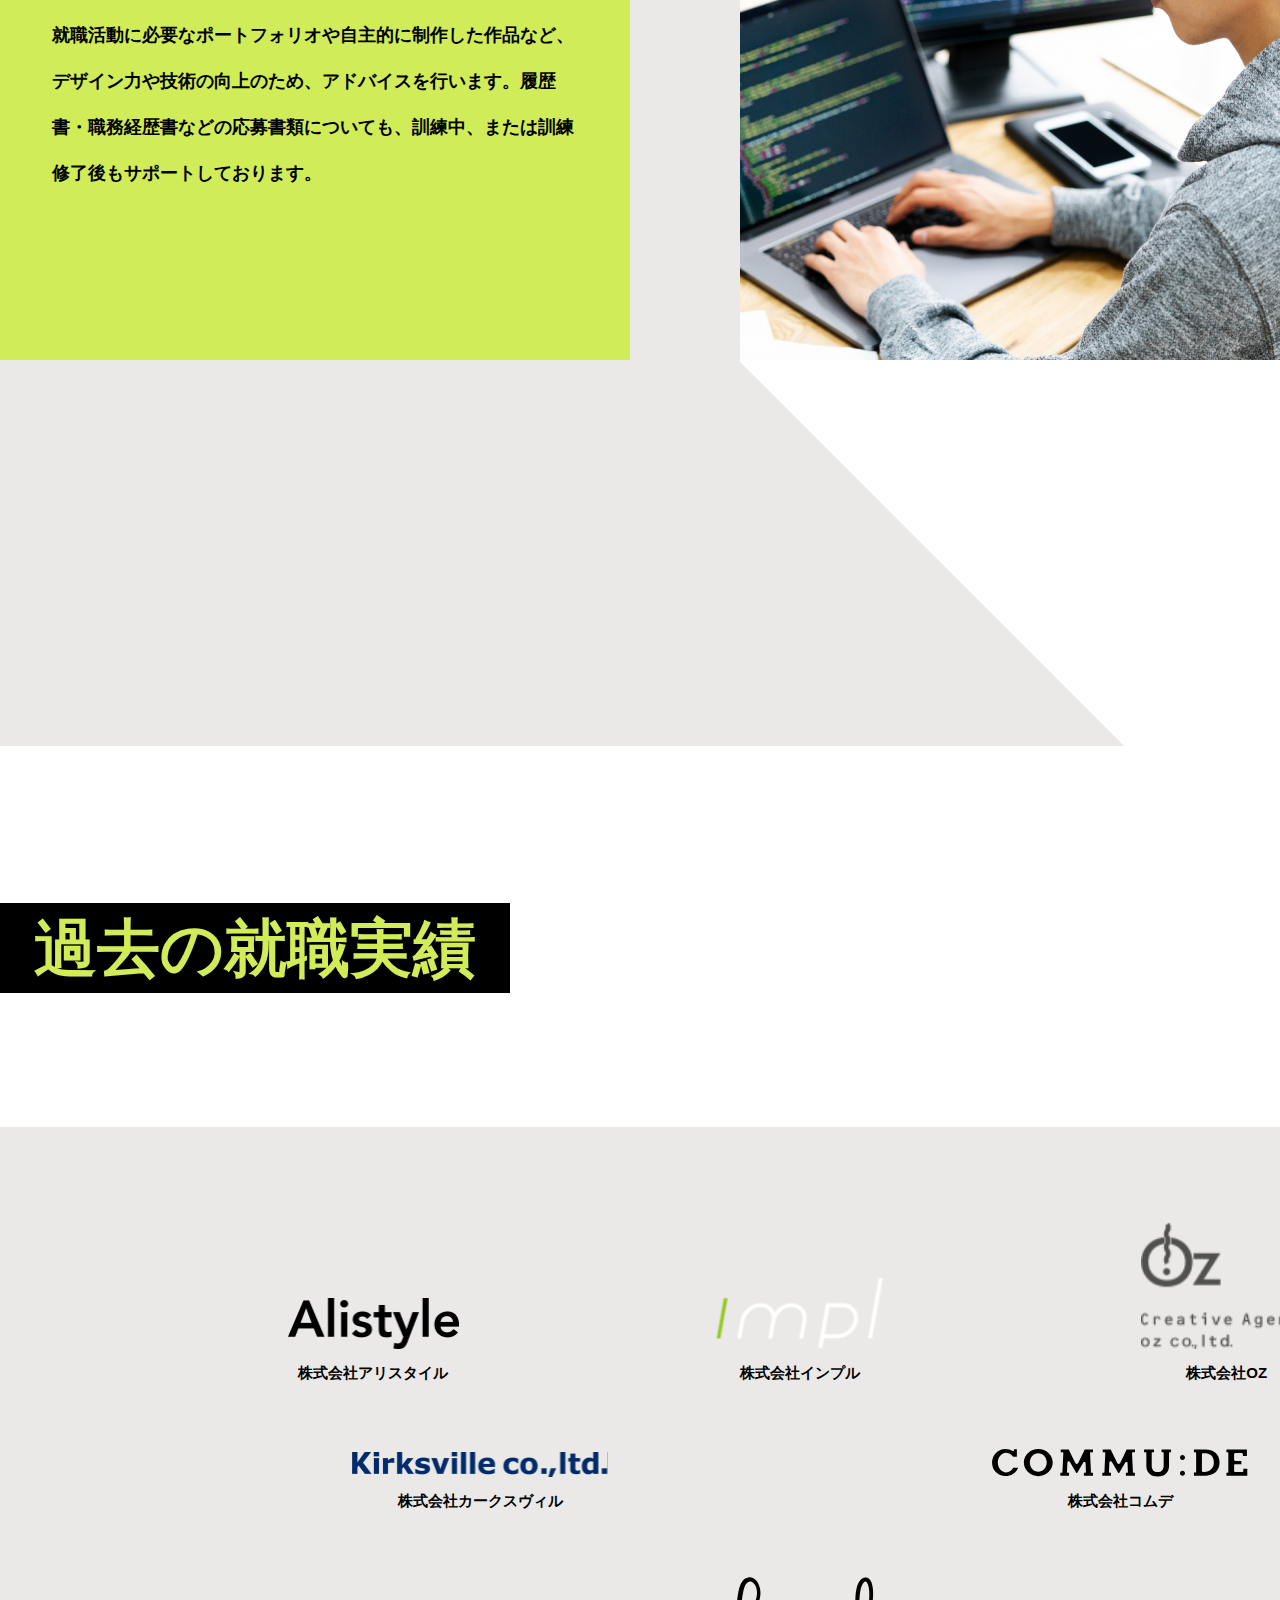
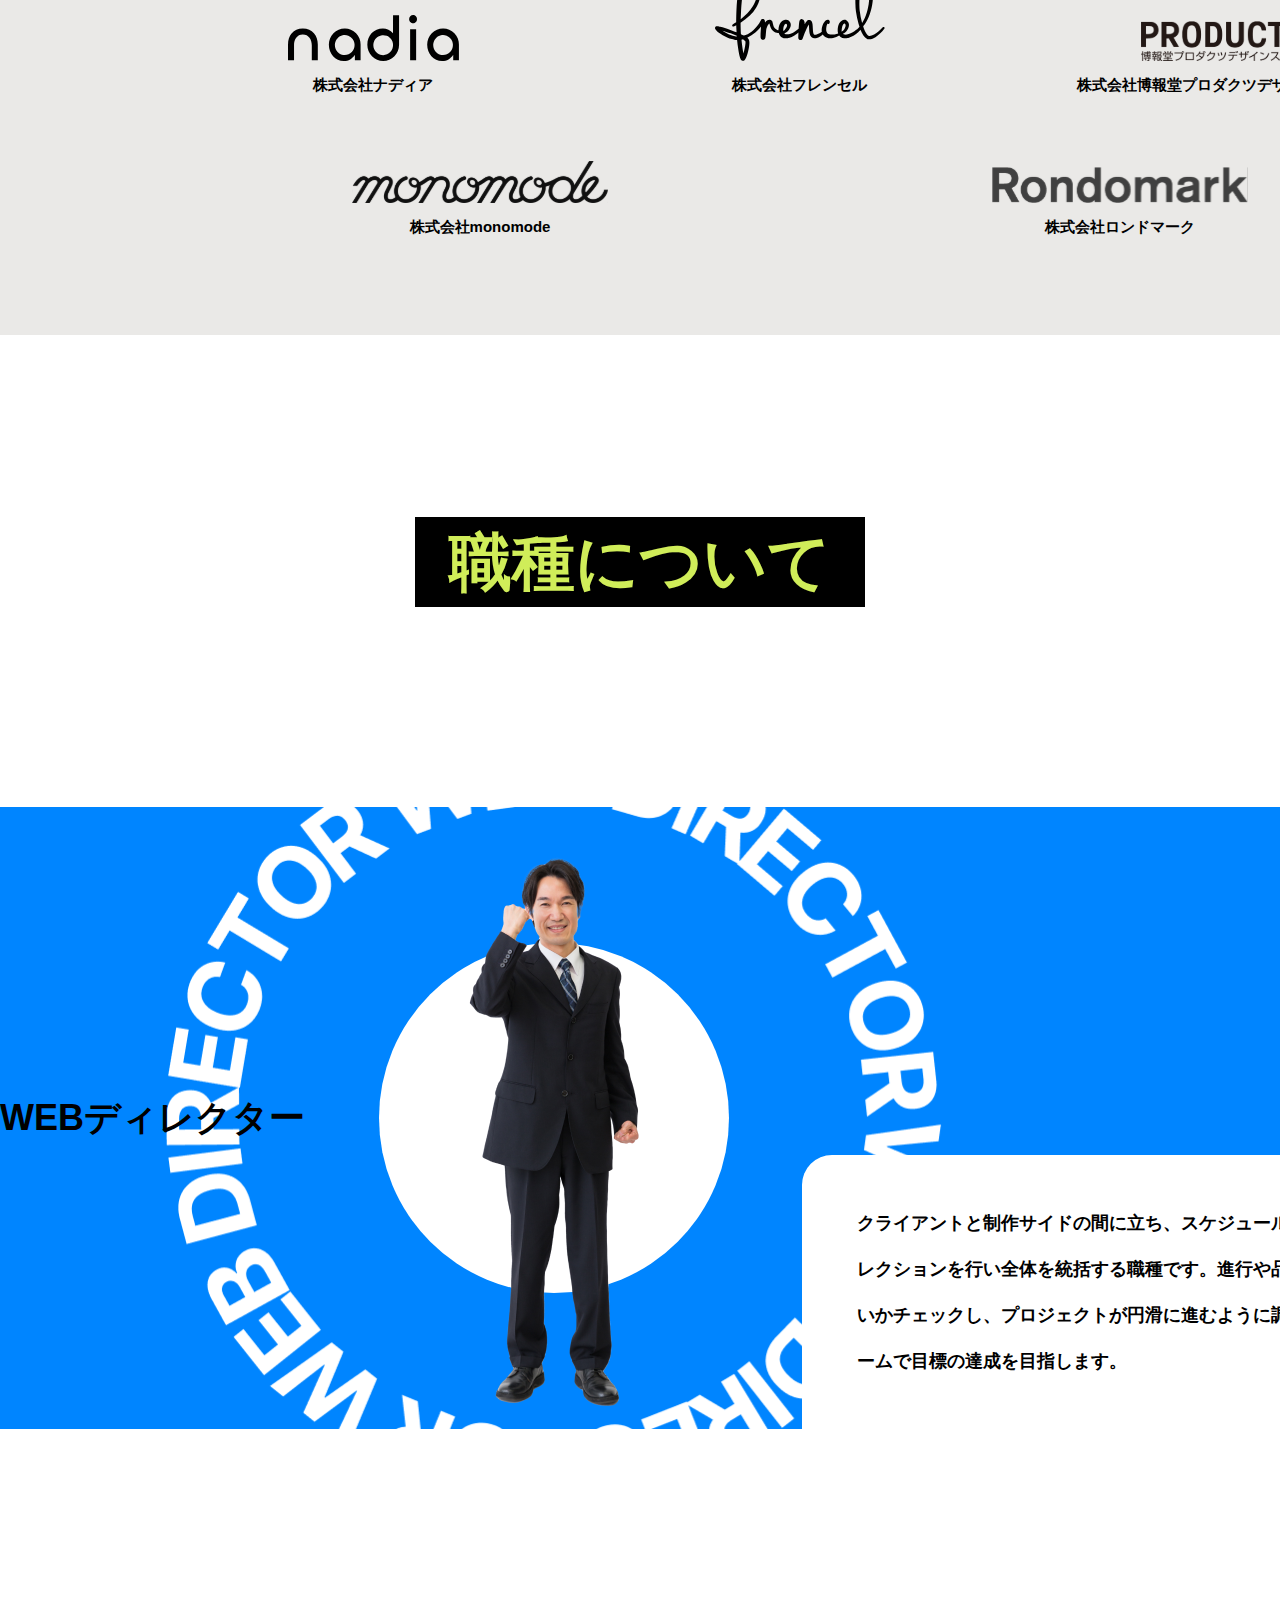
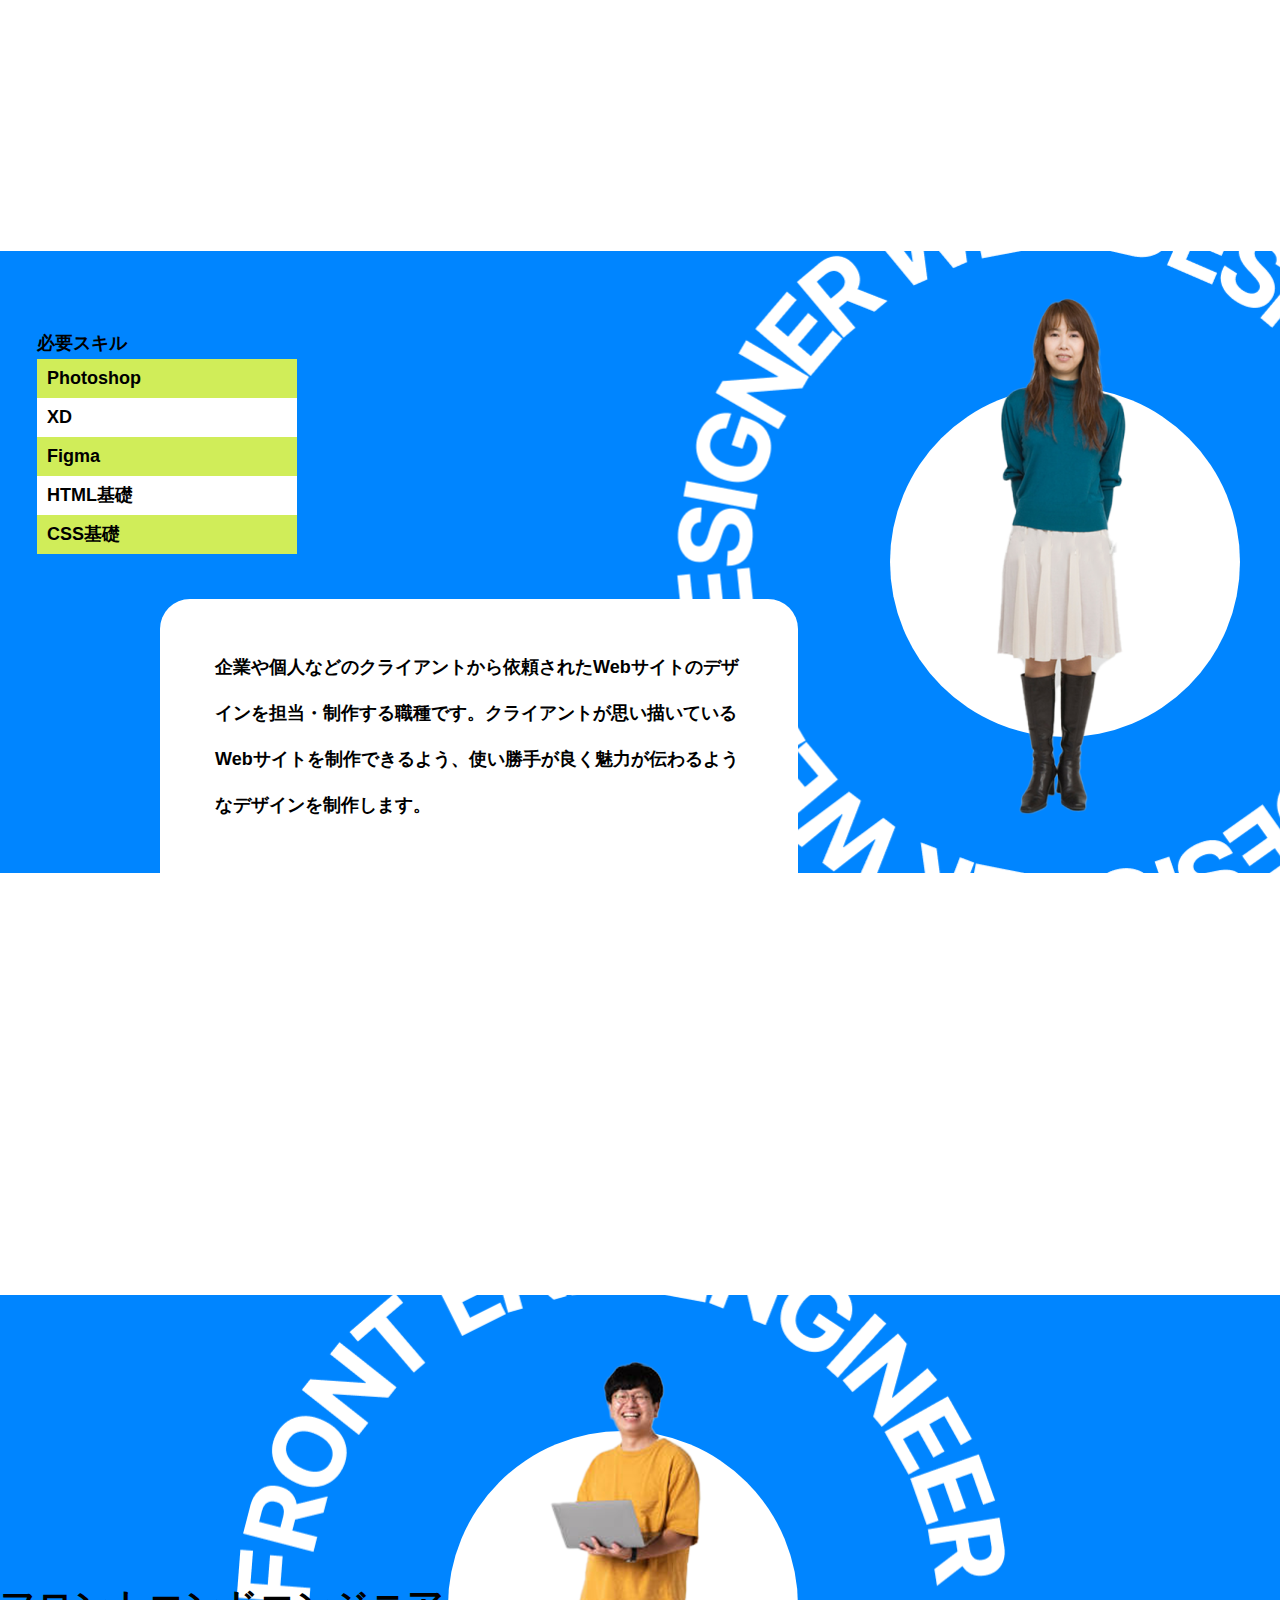
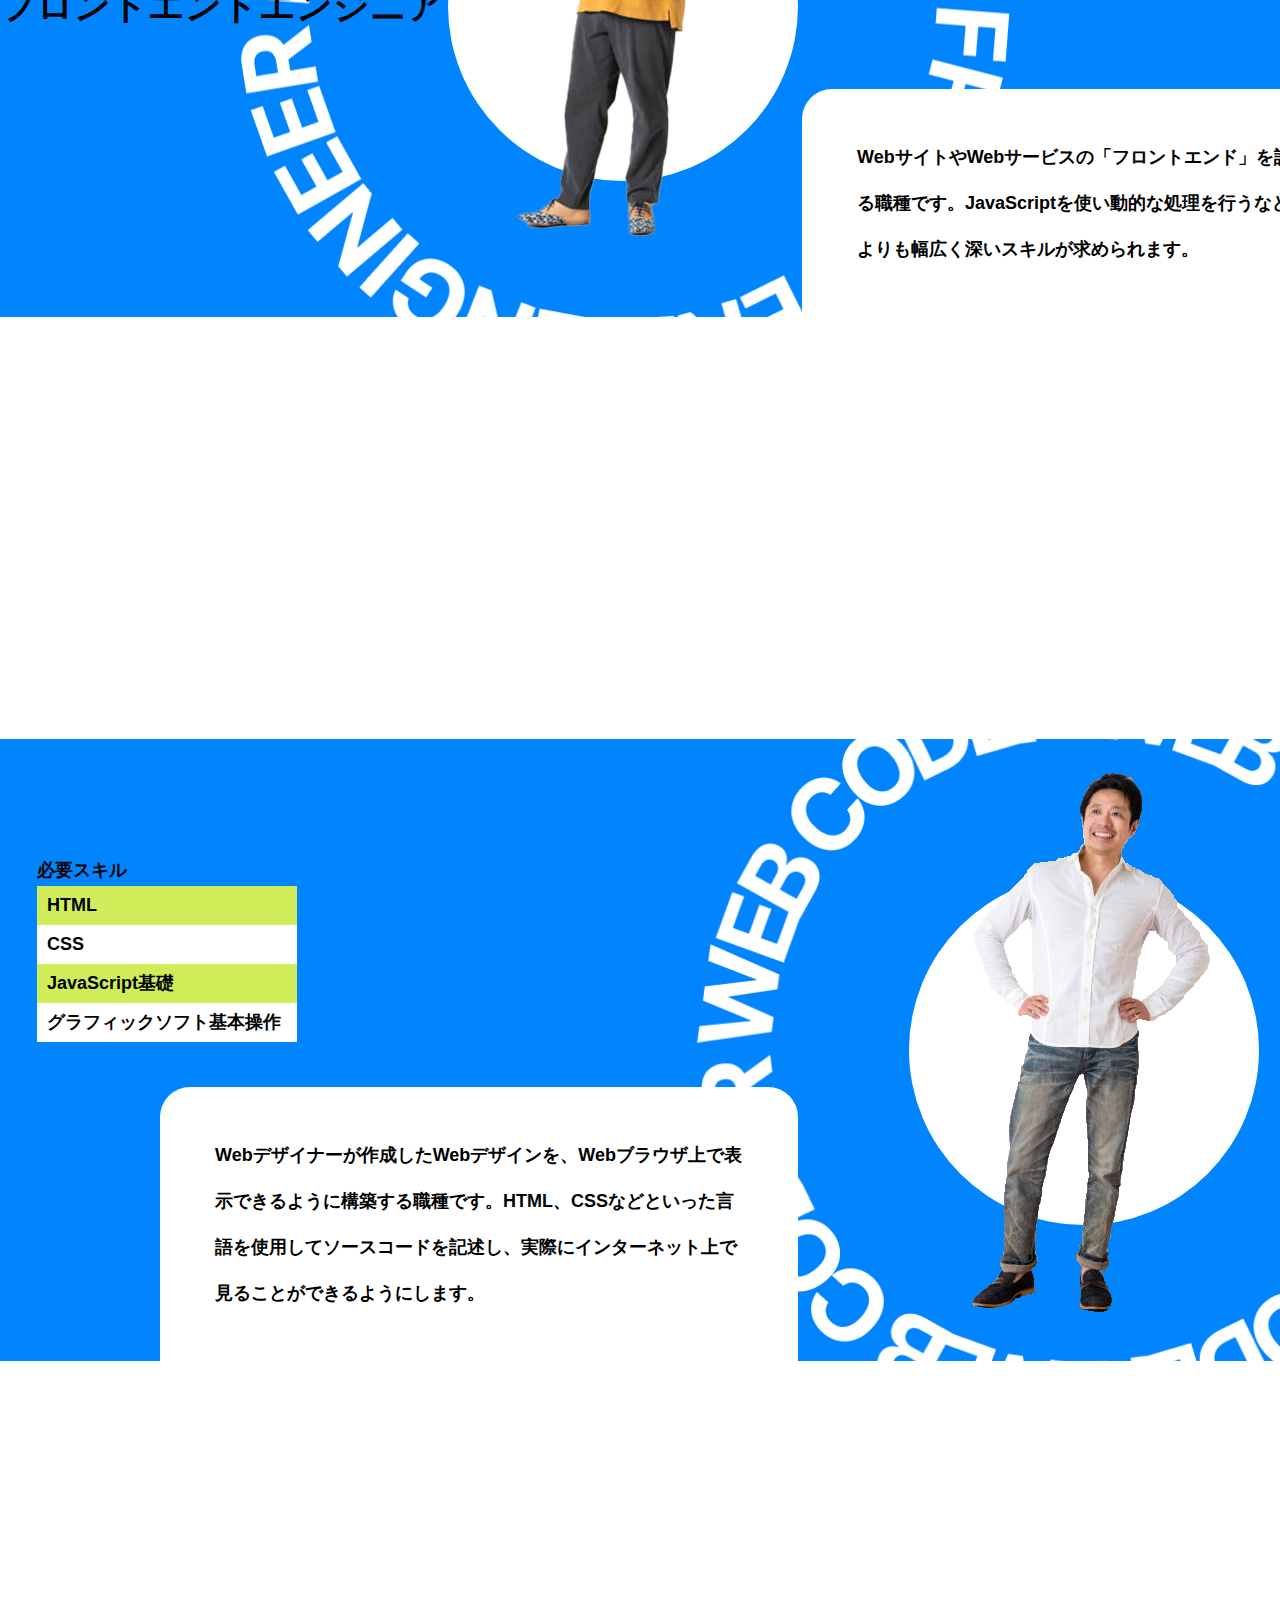
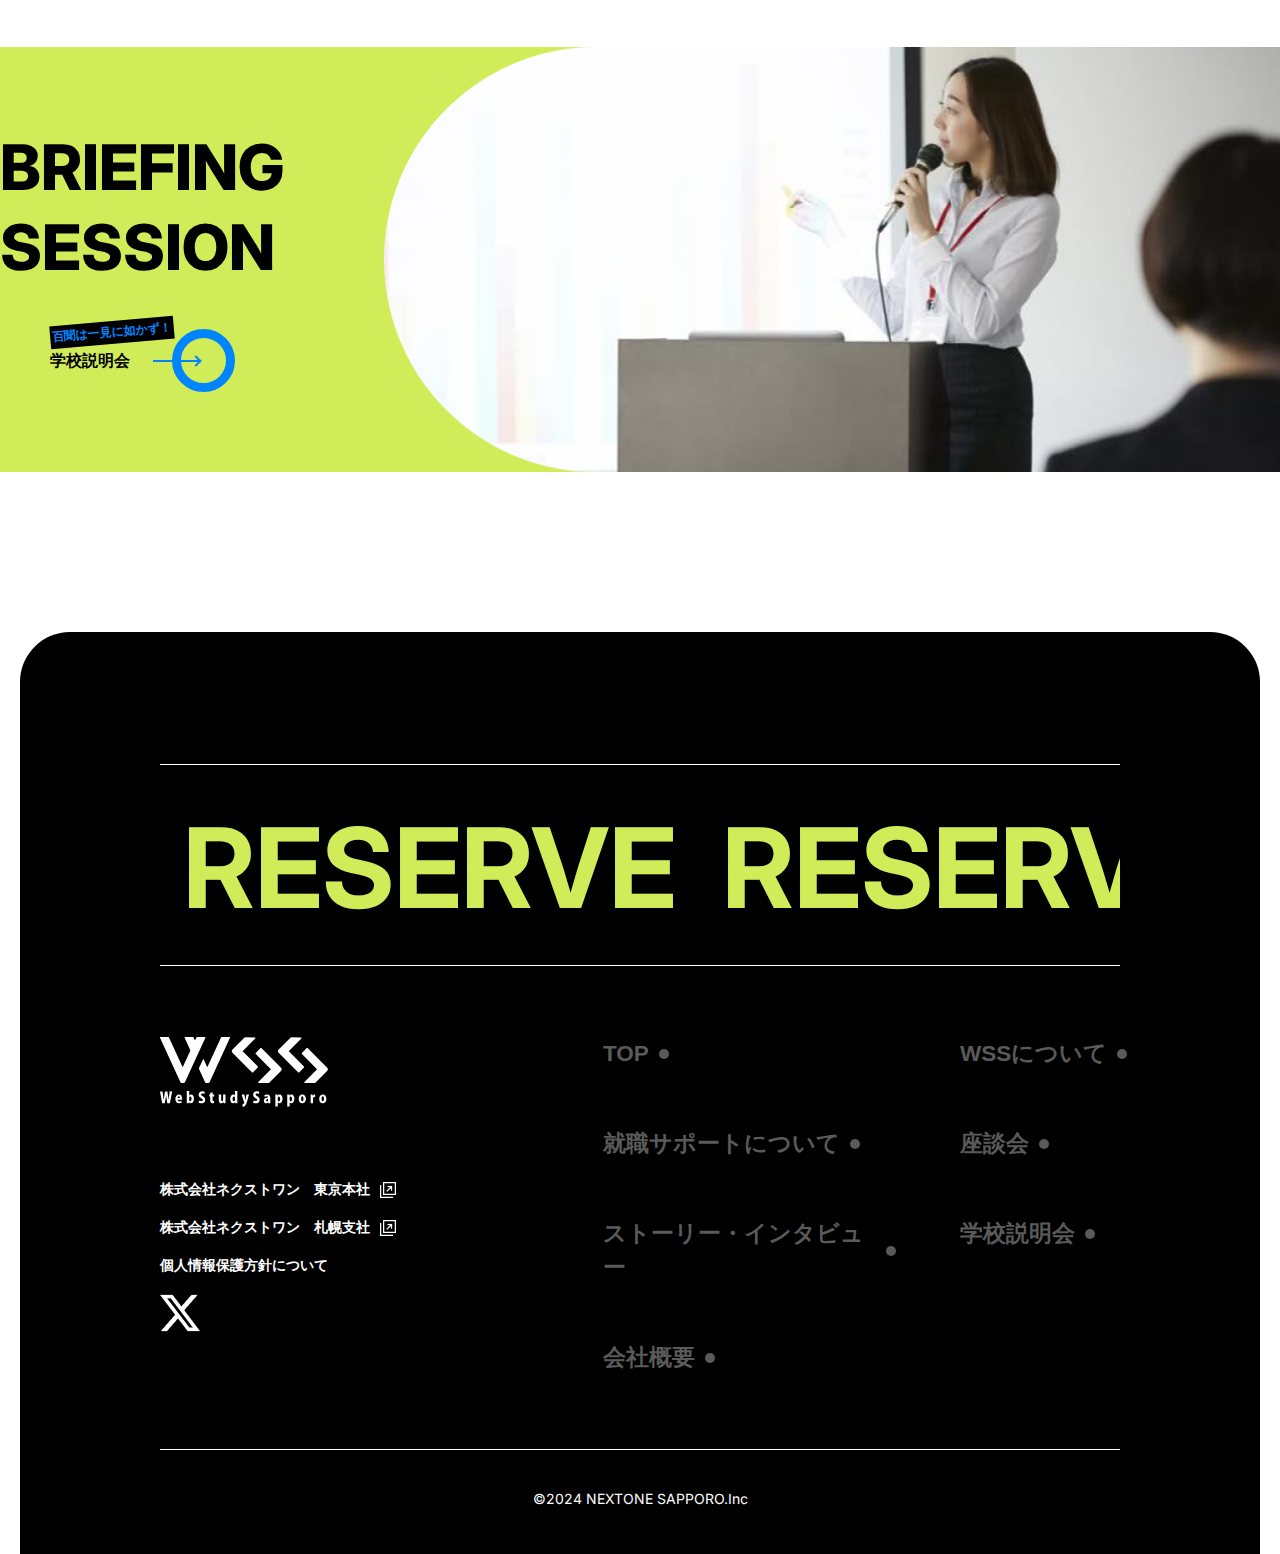
<file: employment/index.html>
<!DOCTYPE html>
<html lang="ja">

<head>
  <meta charset="utf-8">
  <title>就職サポートについて｜札幌で未経験からでもWebデザイナーへ転職できる職業訓練校</title>
  <meta name="robots" content="noindex, nofollow">
  <meta name="keywords"
    content="北海道,札幌市,中央区,webクリエイター,webデザイナー,hp,ホームページ,ネクストワン,wss,ウェブスタディサッポロ,rwd,レスポンシブウェブデザイン,photoshop,adobe,html5,css3,javascript,,jquery,sass,scss,gulp,prepros">
  <meta name="description"
    content="就職サポートについて、キャリアコンサルティング、職業人講話、模擬面接、制作物の講評・添削の4つの説明を行います。過去の就職実績、WEB業界の職種についても解説します。">
  <link rel="preconnect" href="https://fonts.googleapis.com">
  <link rel="preconnect" href="https://fonts.gstatic.com" crossorigin>
  <link href="https://fonts.googleapis.com/css2?family=Inter:wght@400;800&amp;display=swap" rel="stylesheet">
  <link href="../css/style.css" rel="stylesheet" media="all">
</head>

<body id="employment">
  <div class="wrapper">
    <header class="header">
      <h1 class="header__ttl">
        <a class="header__link" href="../index.html"><img class="header__logo" src="../images/common/logo_wss_black.svg"
            alt="WSSロゴ"></a>
      </h1>
      <nav class="gnav">
        <ul class="gnav__nav">
          <li class="gnav__list">
            <a class="gnav__slide-link" href="../briefing/index.html">
              <p class="gnav__slide-txt--01">RESERVE</p>
              <p class="gnav__slide-txt--02">RESERVE</p>
              <p class="gnav__slide-txt--03">RESERVE</p>
              <p class="gnav__slide-txt--04">RESERVE</p>
            </a>
          </li>
          <li class="gnav__list">
            <div class="gnav__hamburger" id="gnav__hamburger">
              <div class="gnav__hamburger-inner">
                <span></span>
                <span></span>
              </div>
            </div>
          </li>
        </ul>
        <div class="gnav__menu-container" id="gnav__menu-container">
          <a class="gnav__menu-logo" href="../index.html">
            <img class="gnav__menu-img" src="../images/common/logo_wss_white.svg" alt="WSSロゴ">
          </a>
          <ul class="gnav__menu">
            <li class="gnav__menu-list"><a class="gnav__menu-link" href="../index.html" data-mask="TOP">TOP</a></li>
            <li class="gnav__menu-list"><a class="gnav__menu-link" href="../about/index.html"
                data-mask="WSSについて">WSSについて</a></li>
            <li class="gnav__menu-list"><a class="gnav__menu-link" href="../employment/index.html"
                data-mask="就職サポートについて">就職サポートについて</a></li>
            <li class="gnav__menu-list"><a class="gnav__menu-link" href="../symposium/index.html"
                data-mask="座談会">座談会</a></li>
            <li class="gnav__menu-list"><a class="gnav__menu-link" href="../interview/index.html"
                data-mask="ストーリー・インタビュー">ストーリー・インタビュー</a></li>
            <li class="gnav__menu-list"><a class="gnav__menu-link" href="../briefing/index.html"
                data-mask="学校説明会">学校説明会</a></li>
            <li class="gnav__menu-list"><a class="gnav__menu-link" href="../company/index.html"
                data-mask="会社概要">会社概要</a></li>
          </ul>
          <a class="gnav__menu-slide-link" href="../briefing/index.html">
            <p class="gnav__menu-slide-txt--01">RESERVE</p>
            <p class="gnav__menu-slide-txt--02">RESERVE</p>
            <p class="gnav__menu-slide-txt--03">RESERVE</p>
            <p class="gnav__menu-slide-txt--04">RESERVE</p>
          </a>
        </div>
      </nav>
    </header>
    <main class="main">
      <div class="fv">
        <div class="fv__bg-circle"></div>
        <div class="fv__container">
          <p class="fv__sub-ttl">就職サポートについて</p>
          <div class="fv__box">
            <h2 class="fv__ttl">EMPLOYMENT<br>SUPPORT</h2>
            <div class="fv__txt-box">
              <p class="fv__description">未経験からでも、就職できる人材を送り出すために</p>
              <p class="fv__txt">
                WSSではwebに関する知識・技能、そして社会に受け入れられる人間力を身につけた人材を送り出すため、就職サポートとしてきめ細かいキャリア形成支援を行います。これまで培ってきた経験と実績を活かし、社会へ踏み出す第一歩を全力でサポートします。
              </p>
            </div>
          </div>
        </div>
      </div>
      <section class="support">
        <div class="support__container">
          <h2 class="support__ttl">WSSの就職支援</h2>
          <ul class="support__ul">
            <li class="support__list">
              <p class="support__pic"><img class="support__img" src="../images/employment/support_img_01.jpg"
                  alt="講師と話し合う生徒">
              </p>
              <div class="support__box">
                <h3 class="support__sub-ttl">キャリアコンサルティング</h3>
                <p class="support__txt">
                  訓練受講中に、定期的に実施いたします。今後のキャリアプランを共に考え、求人状況など企業情報を共有しながらカウンセリングしていきます。個々が抱える心配なことや不安なこと、一人ひとりの悩みに寄り添いながら、キャリアの選択肢が広がるよう、「なりたい自分」の実現を目指してサポートいたします。
                </p>
              </div>
            </li>
            <li class="support__list">
              <p class="support__pic"><img class="support__img" src="../images/employment/support_img_02.jpg"
                  alt="企業の方の講話">
              </p>
              <div class="support__box">
                <h3 class="support__sub-ttl">職業人講話</h3>
                <p class="support__txt">
                  第一線で活躍している企業の経営者をお招きして直接お話をお伺います。企業によって様々な特色があり、どのような方法で制作しているかなど、普段聞けないお仕事の内容を知る貴重な機会です。企業の雰囲気を知ることで、実際に働くイメージが湧き、就職意欲がさらに高まる講話となっています。
                </p>
              </div>
            </li>
            <li class="support__list">
              <p class="support__pic"><img class="support__img" src="../images/employment/support_img_03.jpg"
                  alt="面接練習風景">
              </p>
              <div class="support__box">
                <h3 class="support__sub-ttl">模擬面接</h3>
                <p class="support__txt">
                  生徒同士で模擬面接を行います。<br>
                  ヒアリングを通して、自身がまだ気づけていない特性や価値観をお互いに発見しやすくなります。<br>
                  また、講師とも模擬面接を行うことで、面接対策を行うことができます。
                </p>
              </div>
            </li>
            <li class="support__list">
              <p class="support__pic"><img class="support__img" src="../images/employment/support_img_04.jpg"
                  alt="コードの添削作業">
              </p>
              <div class="support__box">
                <h3 class="support__sub-ttl">制作物の講評・添削</h3>
                <p class="support__txt">
                  就職活動に必要なポートフォリオや自主的に制作した作品など、デザイン力や技術の向上のため、アドバイスを行います。履歴書・職務経歴書などの応募書類についても、訓練中、または訓練修了後もサポートしております。
                </p>
              </div>
            </li>
          </ul>
        </div>
      </section>
      <section class="performance">
        <div class="performance__container">
          <h2 class="performance__ttl">過去の就職実績</h2>
          <div class="performance__company-link-wrap">
            <ul class="performance__company-ul">
              <li class="performance__company-list">
                <a class="performance__company-link" href="https://www.alistyle.jp/" target="_blank">
                  <p class="performance__company-pic"><img class="performance__company-logo"
                      src="../images/employment/performance_logo_alistyle.svg" alt="株式会社アリスタイル"></p>
                  <p class="performance__company-name">株式会社アリスタイル</p>
                </a>
              </li>
              <li class="performance__company-list">
                <a class="performance__company-link" href="https://www.impl.co.jp/" target="_blank">
                  <p class="performance__company-pic"><img class="performance__company-logo"
                      src="../images/employment/performance_logo_impl.svg" alt="株式会社インプル"></p>
                  <p class="performance__company-name">株式会社インプル</p>
                </a>
              </li>
              <li class="performance__company-list">
                <a class="performance__company-link" href="https://www.oz-design.jp/" target="_blank">
                  <p class="performance__company-pic"><img class="performance__company-logo"
                      src="../images/employment/performance_logo_oz.svg" alt="株式会社OZ"></p>
                  <p class="performance__company-name">株式会社OZ</p>
                </a>
              </li>
              <li class="performance__company-list">
                <a class="performance__company-link" href="https://kirksville.jp/" target="_blank">
                  <p class="performance__company-pic"><img class="performance__company-logo"
                      src="../images/employment/performance_logo_kirksville.svg" alt="株式会社カークスヴィル"></p>
                  <p class="performance__company-name">株式会社カークスヴィル</p>
                </a>
              </li>
              <li class="performance__company-list">
                <a class="performance__company-link" href="https://www.commude.co.jp/" target="_blank">
                  <p class="performance__company-pic"><img class="performance__company-logo"
                      src="../images/employment/performance_logo_commude.svg" alt="株式会社コムデ"></p>
                  <p class="performance__company-name">株式会社コムデ</p>
                </a>
              </li>
              <li class="performance__company-list">
                <a class="performance__company-link" href="https://nadia.bz/" target="_blank">
                  <p class="performance__company-pic"><img class="performance__company-logo"
                      src="../images/employment/performance_logo_nadia.svg" alt="株式会社ナディア"></p>
                  <p class="performance__company-name">株式会社ナディア</p>
                </a>
              </li>
              <li class="performance__company-list">
                <a class="performance__company-link" href="https://www.frencel.co.jp/" target="_blank">
                  <p class="performance__company-pic"><img class="performance__company-logo"
                      src="../images/employment/performance_logo_frencel.svg" alt="株式会社フレンセル"></p>
                  <p class="performance__company-name">株式会社フレンセル</p>
                </a>
              </li>
              <li class="performance__company-list">
                <a class="performance__company-link" href="https://www.hp-designstudio.co.jp/" target="_blank">
                  <p class="performance__company-pic"><img class="performance__company-logo"
                      src="../images/employment/performance_logo_hakuhodo.svg" alt="株式会社博報堂プロダクツデザインスタジオ"></p>
                  <p class="performance__company-name">株式会社博報堂プロダクツデザインスタジオ</p>
                </a>
              </li>
              <li class="performance__company-list">
                <a class="performance__company-link" href="https://monomode.co.jp/" target="_blank">
                  <p class="performance__company-pic"><img class="performance__company-logo"
                      src="../images/employment/performance_logo_monomode.svg" alt="株式会社monomode"></p>
                  <p class="performance__company-name">株式会社monomode</p>
                </a>
              </li>
              <li class="performance__company-list">
                <a class="performance__company-link" href="https://www.rondomark.jp/" target="_blank">
                  <p class="performance__company-pic"><img class="performance__company-logo"
                      src="../images/employment/performance_logo_rondomark.svg" alt="株式会社ロンドマーク"></p>
                  <p class="performance__company-name">株式会社ロンドマーク</p>
                </a>
              </li>
            </ul>
          </div>
        </div>
      </section>
      <section class="occupation" id="occupation">
        <h2 class="occupation__ttl">職種について</h2>
        <ul class="occupation__ul">
          <li class="occupation__list">
            <div class="occupation__inner">
              <p class="occupation__name">WEBディレクター</p>
              <p class="occupation__pic director"><img class="occupation__img"
                  src="../images/employment/occupation_img_01.png" alt="WEBディレクター男性"></p>
              <div class="occupation__box">
                <ul class="occupation__skill-ul">
                  <li class="occupation__skill-list">ディレクション能力</li>
                  <li class="occupation__skill-list">ワイヤーフレーム作成の経験</li>
                  <li class="occupation__skill-list">顧客折衝</li>
                  <li class="occupation__skill-list">品質チェック</li>
                </ul>
                <p class="occupation__txt">
                  クライアントと制作サイドの間に立ち、スケジュール管理やディレクションを行い全体を統括する職種です。進行や品質に問題ないかチェックし、プロジェクトが円滑に進むように調整して、チームで目標の達成を目指します。
                </p>
              </div>
            </div>
          </li>
          <li class="occupation__list">
            <div class="occupation__inner">
              <p class="occupation__name">WEBデザイナー</p>
              <p class="occupation__pic designer"><img class="occupation__img"
                  src="../images/employment/occupation_img_02.png" alt="WEBデザイナー女性"></p>
              <div class="occupation__box">
                <ul class="occupation__skill-ul">
                  <li class="occupation__skill-list">Photoshop</li>
                  <li class="occupation__skill-list">XD</li>
                  <li class="occupation__skill-list">Figma</li>
                  <li class="occupation__skill-list">HTML基礎</li>
                  <li class="occupation__skill-list">CSS基礎</li>
                </ul>
                <p class="occupation__txt">
                  企業や個人などのクライアントから依頼されたWebサイトのデザインを担当・制作する職種です。クライアントが思い描いているWebサイトを制作できるよう、使い勝手が良く魅力が伝わるようなデザインを制作します。
                </p>
              </div>
            </div>
          </li>
          <li class="occupation__list">
            <div class="occupation__inner">
              <p class="occupation__name">フロントエンドエンジニア</p>
              <p class="occupation__pic engineer"><img class="occupation__img"
                  src="../images/employment/occupation_img_03.png" alt="フロントエンドエンジニア男性"></p>
              <div class="occupation__box">
                <ul class="occupation__skill-ul">
                  <li class="occupation__skill-list">HTML</li>
                  <li class="occupation__skill-list">CSS</li>
                  <li class="occupation__skill-list">JavaScript</li>
                  <li class="occupation__skill-list">PHP</li>
                  <li class="occupation__skill-list">CMS構築</li>
                  <li class="occupation__skill-list">UI/UXに関する知識</li>
                </ul>
                <p class="occupation__txt">
                  WebサイトやWebサービスの「フロントエンド」を設計・構築する職種です。JavaScriptを使い動的な処理を行うなど、コーダーよりも幅広く深いスキルが求められます。
                </p>
              </div>
            </div>
          </li>
          <li class="occupation__list">
            <div class="occupation__inner">
              <p class="occupation__name">WEBコーダー</p>
              <p class="occupation__pic coder"><img class="occupation__img"
                  src="../images/employment/occupation_img_04.png" alt="WEBコーダー男性"></p>
              <div class="occupation__box">
                <ul class="occupation__skill-ul">
                  <li class="occupation__skill-list">HTML</li>
                  <li class="occupation__skill-list">CSS</li>
                  <li class="occupation__skill-list">JavaScript基礎</li>
                  <li class="occupation__skill-list">グラフィックソフト基本操作</li>
                </ul>
                <p class="occupation__txt">
                  Webデザイナーが作成したWebデザインを、Webブラウザ上で表示できるように構築する職種です。HTML、CSSなどといった言語を使用してソースコードを記述し、実際にインターネット上で見ることができるようにします。
                </p>
              </div>
            </div>
          </li>
        </ul>
      </section>
      <section class="guide">
        <div class="guide__bg"></div>
        <div class="guide__container">
          <h2 class="guide__ttl">
            BRIEFING<br>
            SESSION
          </h2>
          <div class="guide__btn">
            <a class="guide__link" href="../briefing/index.html">
              <span class="guide__btn-sub">百聞は一見に如かず！</span>
              <span class="guide__btn-txt">学校説明会</span>
              <div class="guide__btn-icon">
                <div class="guide__circle"></div>
                <div class="guide__arrow"></div>
              </div>
            </a>
          </div>
        </div>
      </section>
    </main>
    <footer class="footer">
      <div class="footer__inner">
        <a class="footer__slide-link" href="../briefing/index.html">
          <p class="footer__slide-txt--01">RESERVE</p>
          <p class="footer__slide-txt--02">RESERVE</p>
          <p class="footer__slide-txt--03">RESERVE</p>
          <p class="footer__slide-txt--04">RESERVE</p>
        </a>
        <div class="footer__container">
          <div class="footer__link-box">
            <h2 class="footer__ttl">
              <a class="footer__logo-link" href="../index.html"><img class="footer__logo-img"
                  src="../images/common/logo_wss_white.svg" alt="WSSロゴ"></a>
            </h2>
            <ul class="footer__ul">
              <li class="footer__list"><a class="footer__link external" href="https://www.next-japan.co.jp/"
                  target="_blank">株式会社ネクストワン　東京本社</a></li>
              <li class="footer__list"><a class="footer__link external" href="https://next1sapporo.net/"
                  target="_blank">株式会社ネクストワン　札幌支社</a></li>
              <li class="footer__list"><a class="footer__link" href="../personal/index.html">個人情報保護方針について</a></li>
              <li class="footer__list"><a class="footer__link" href="https://twitter.com/webstudysapporo"
                  target="_blank"><img class="footer__sns-icon" src="../images/common/icon_twitter.png"
                    alt="twitterアイコン"></a>
              </li>
            </ul>
          </div>
          <nav class="fnav">
            <ul class="fnav__nav">
              <li class="fnav__list"><a class="fnav__link" href="../index.html" data-mask="TOP">TOP</a></li>
              <li class="fnav__list"><a class="fnav__link" href="../about/index.html" data-mask="WSSについて">WSSについて</a>
              </li>
              <li class="fnav__list"><a class="fnav__link" href="../employment/index.html"
                  data-mask="就職サポートについて">就職サポートについて</a></li>
              <li class="fnav__list"><a class="fnav__link" href="../symposium/index.html" data-mask="座談会">座談会</a></li>
              <li class="fnav__list"><a class="fnav__link" href="../interview/index.html"
                  data-mask="ストーリー・インタビュー">ストーリー・インタビュー</a></li>
              <li class="fnav__list"><a class="fnav__link" href="../briefing/index.html" data-mask="学校説明会">学校説明会</a>
              </li>
              <li class="fnav__list"><a class="fnav__link" href="../company/index.html" data-mask="会社概要">会社概要</a></li>
            </ul>
          </nav>
        </div>
        <p class="footer__copy"><small class="footer__small">&copy;2024 NEXTONE SAPPORO.Inc</small></p>
      </div>
    </footer>
    <div class="back-btn" id="back-btn">
      <div class="back-btn__wrap">
        <a class="back-btn__link" href="#">
          <div class="back-btn__btn-icon">
            <div class="back-btn__circle"></div>
            <div class="back-btn__arrow"></div>
          </div>
        </a>
      </div>
    </div>
  </div>
  <script src="../js/script.js"></script>
</body>

</html>
</file>
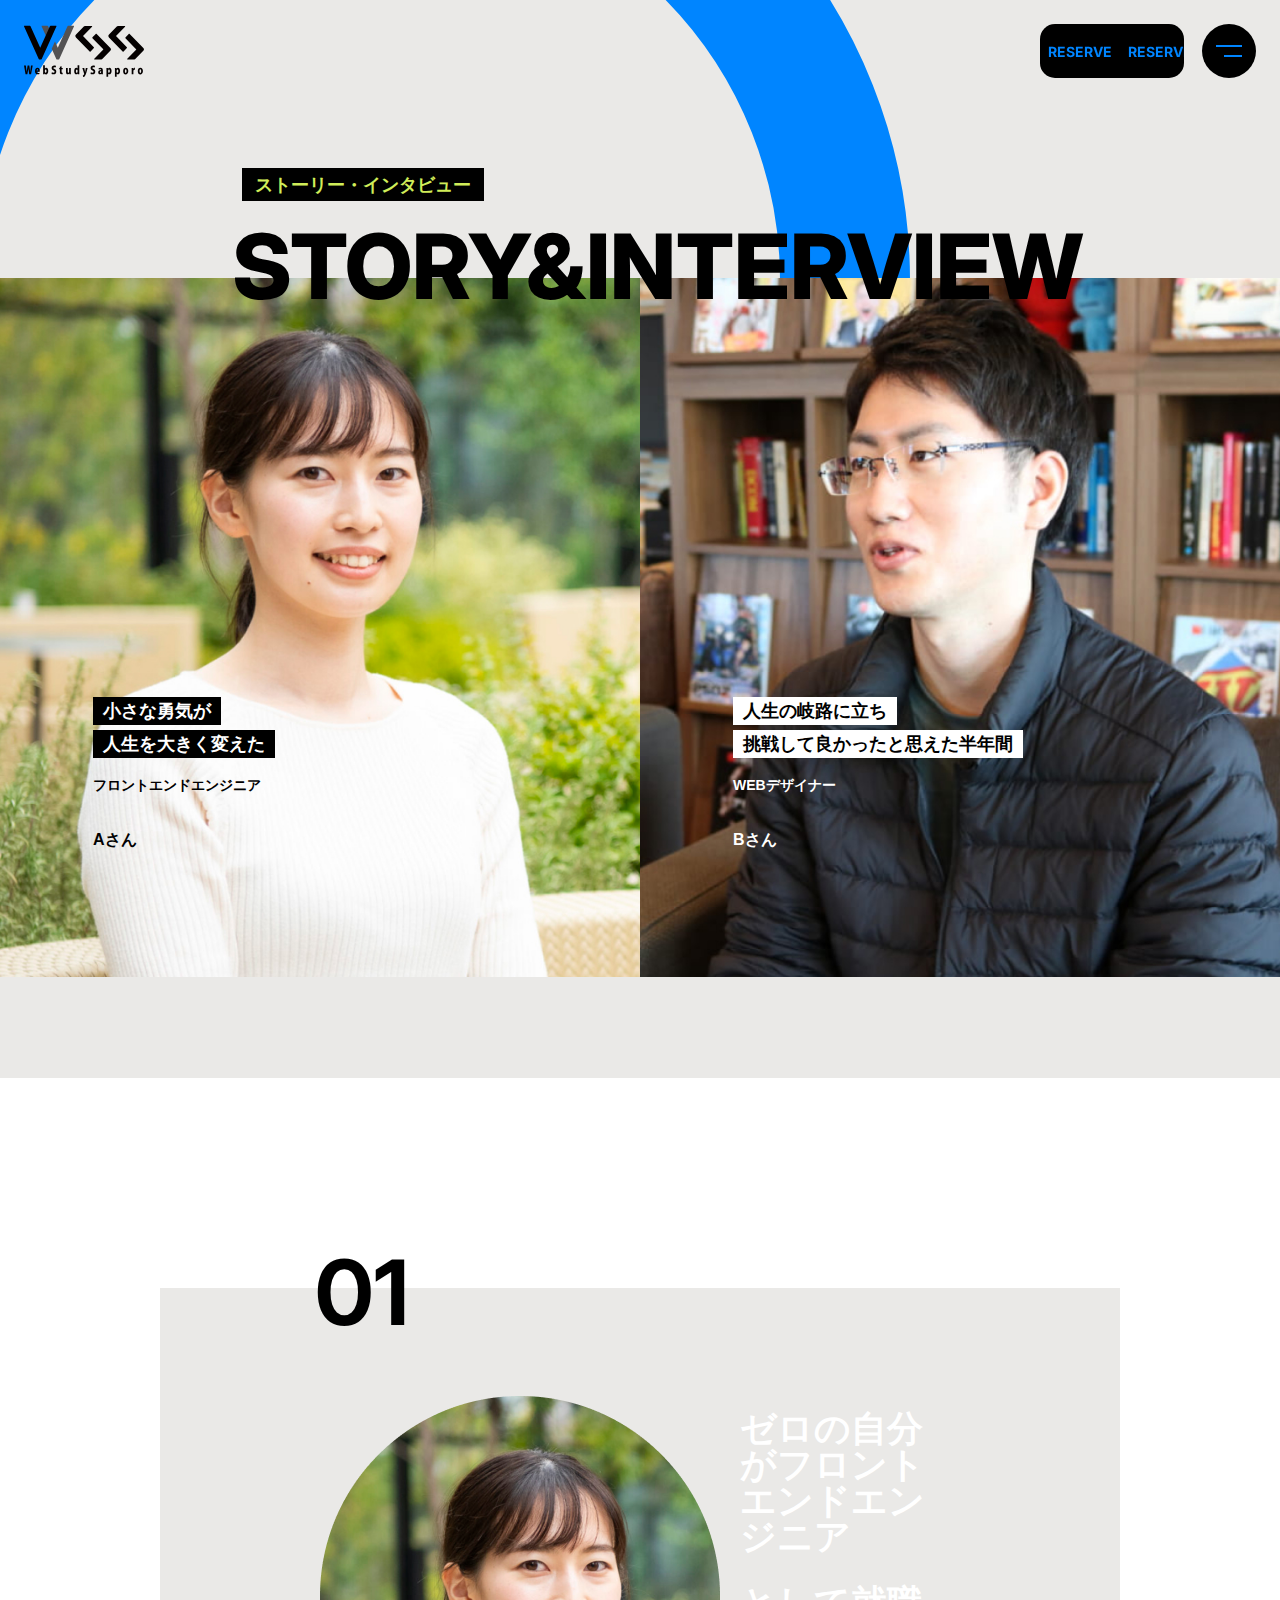
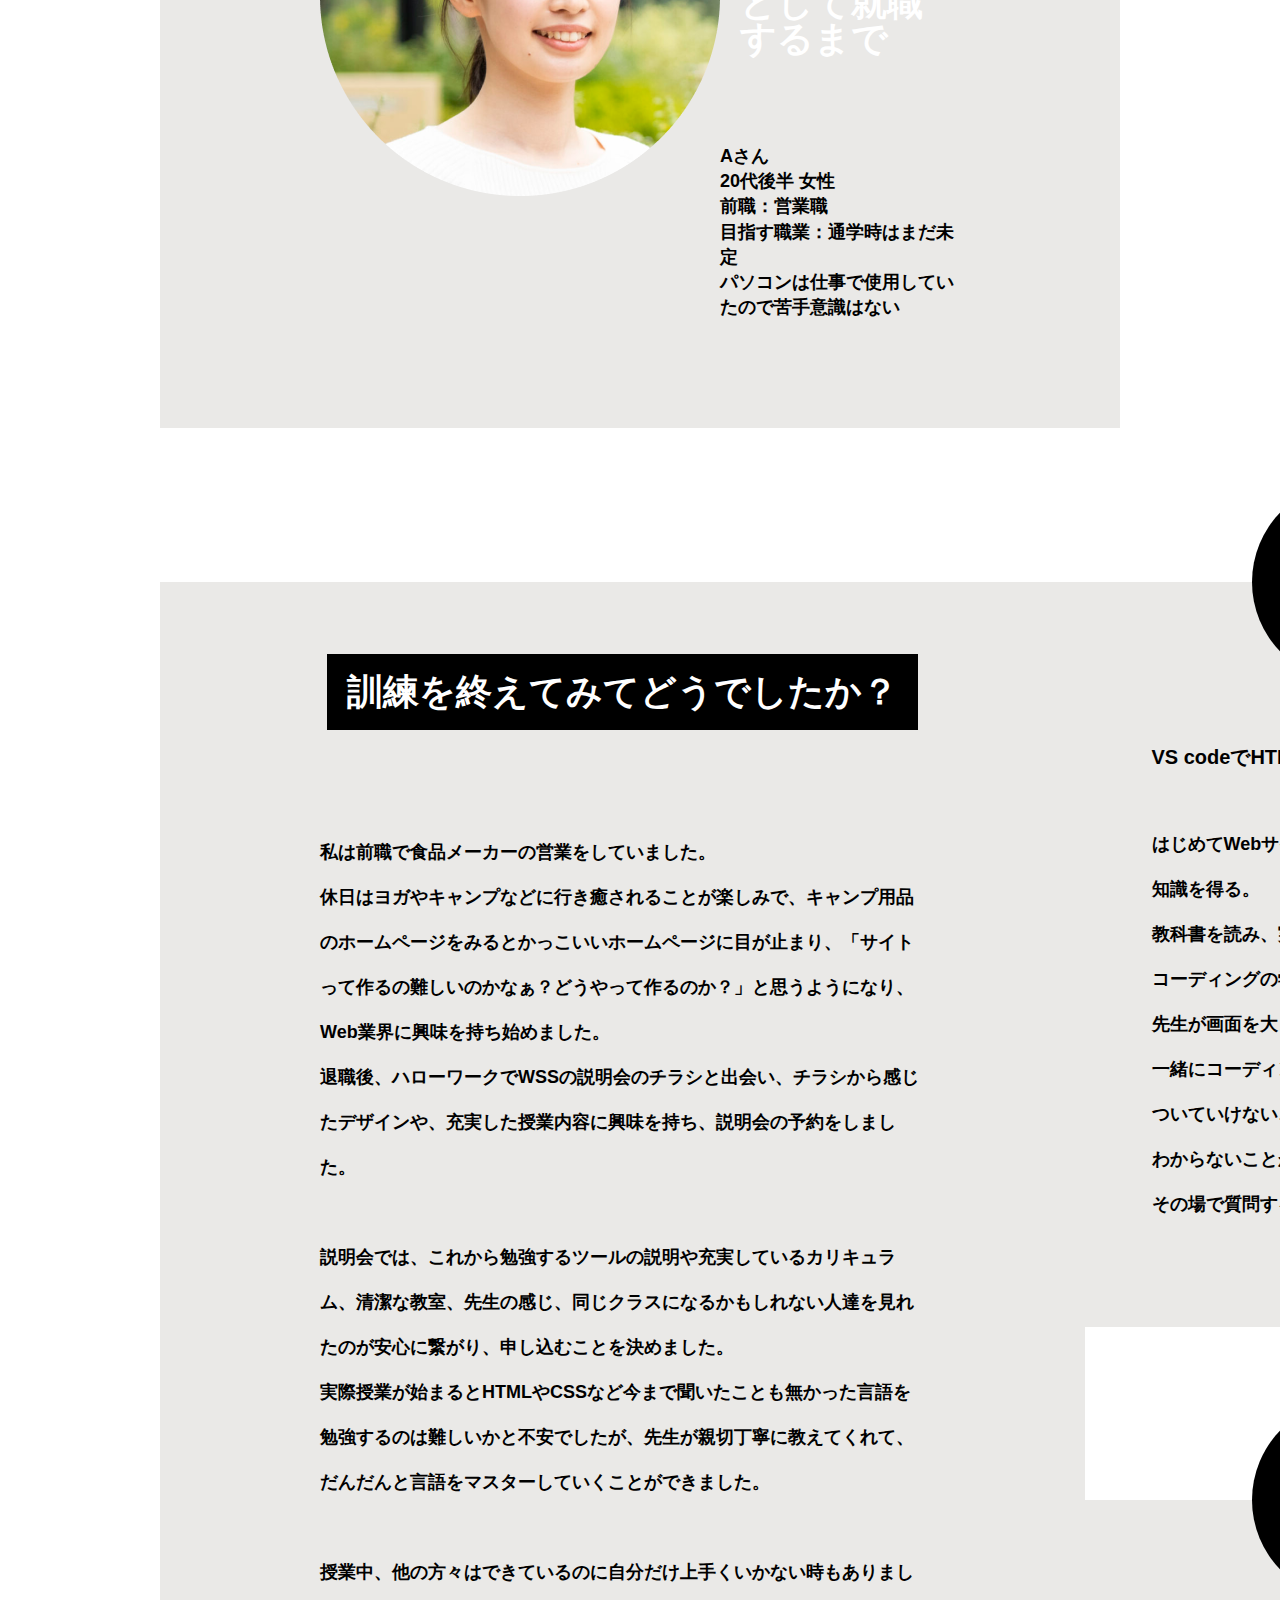
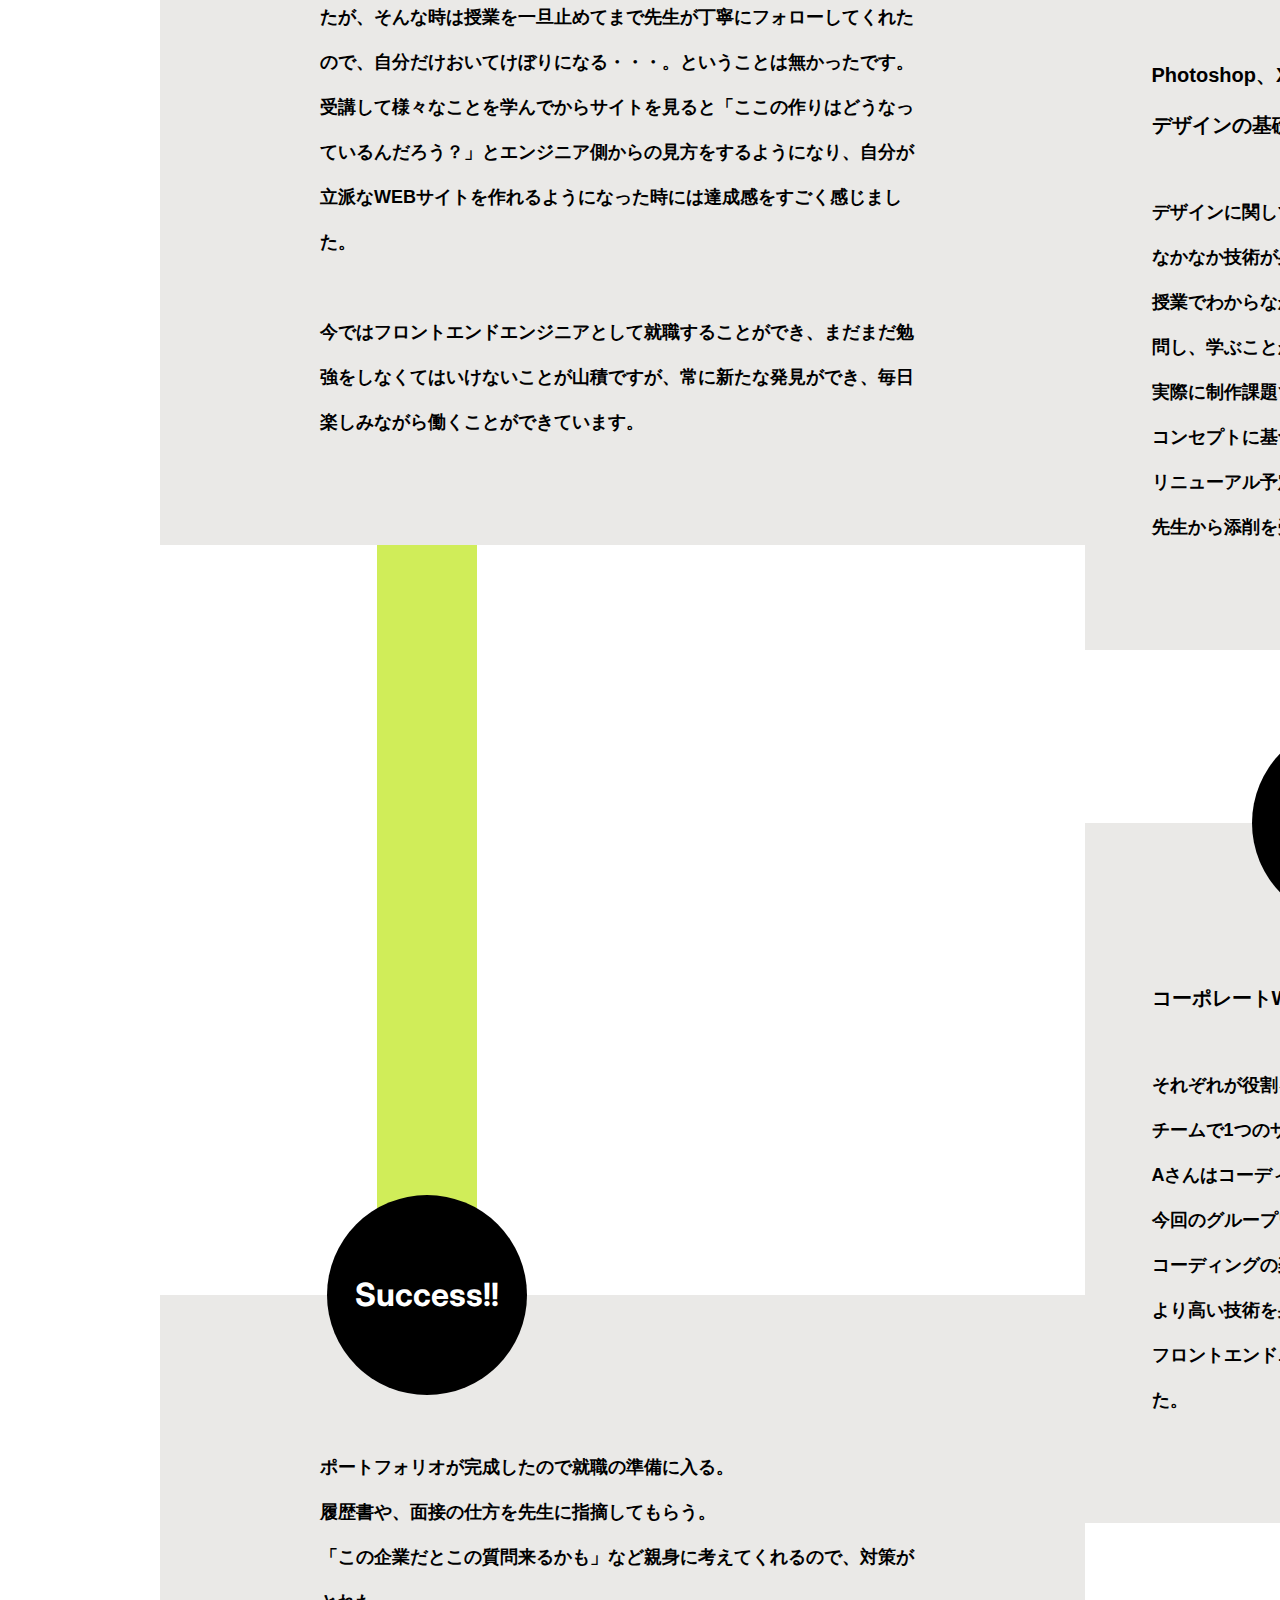
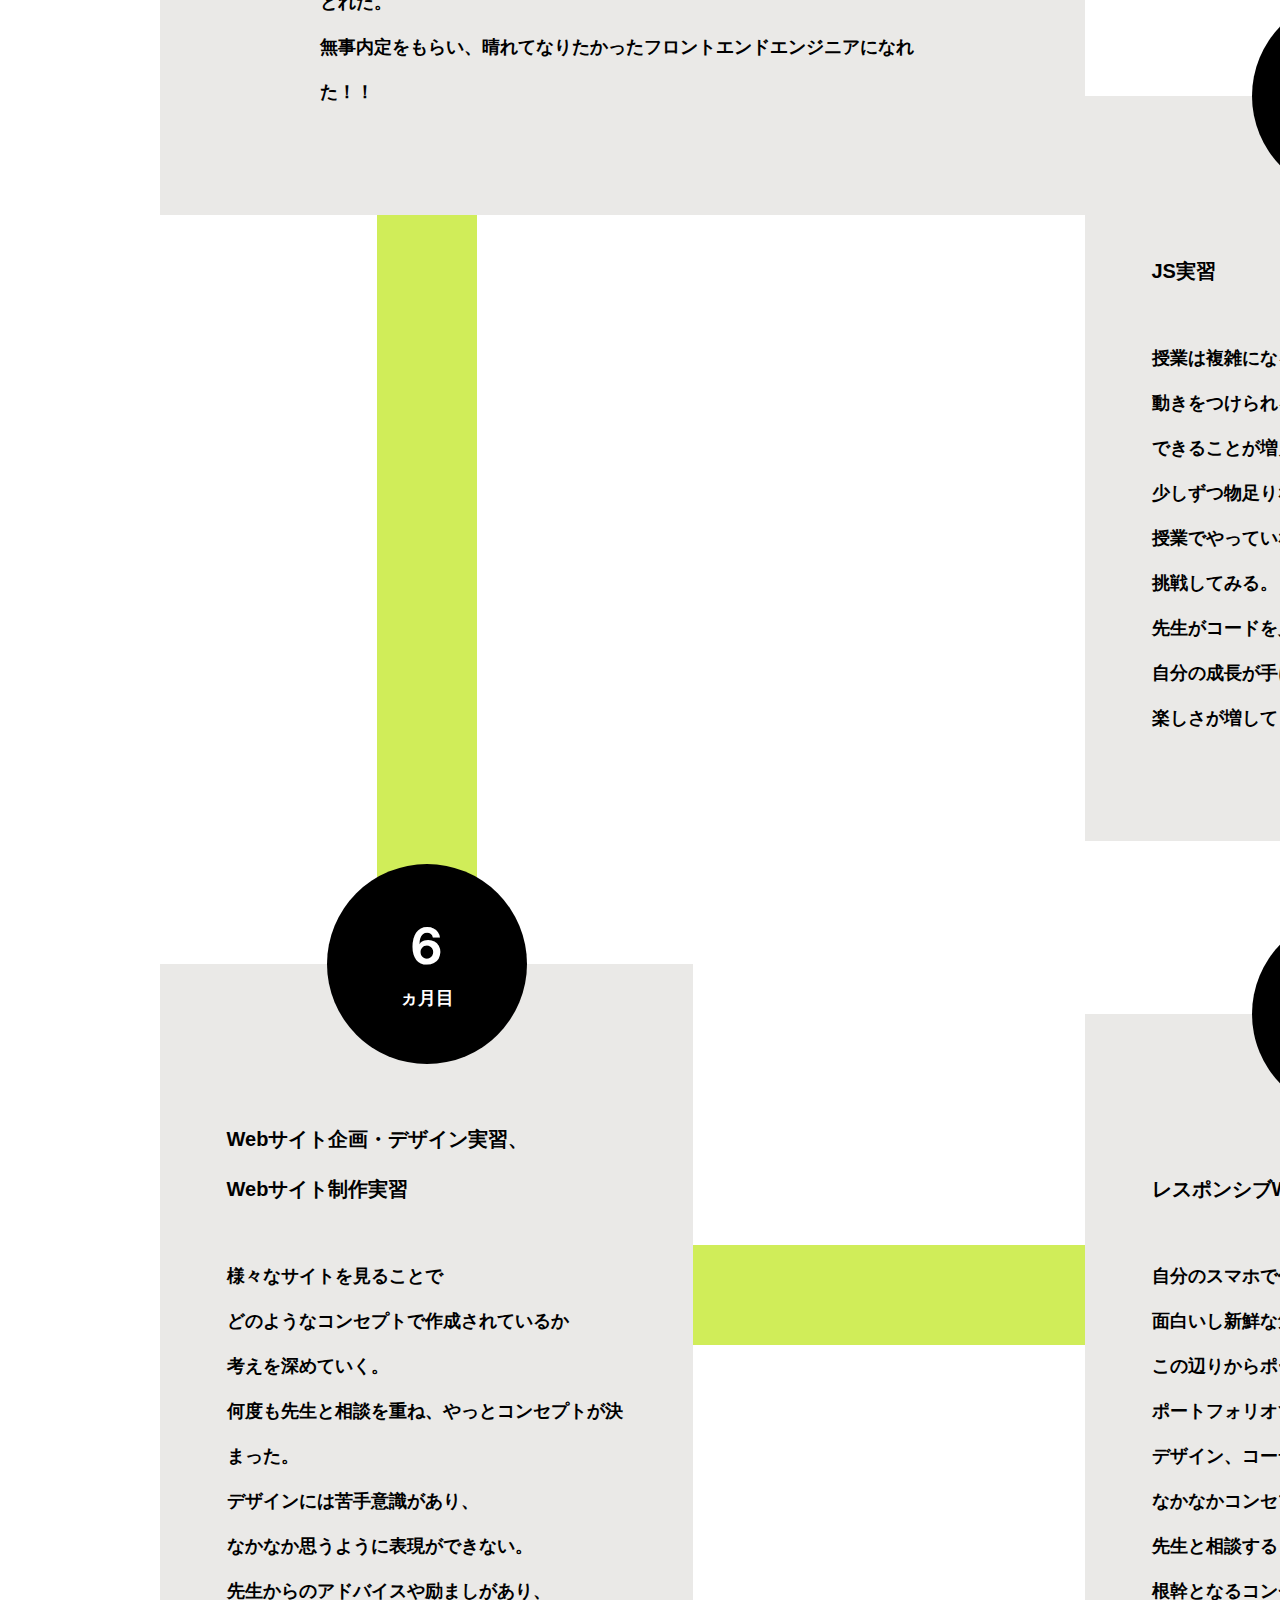
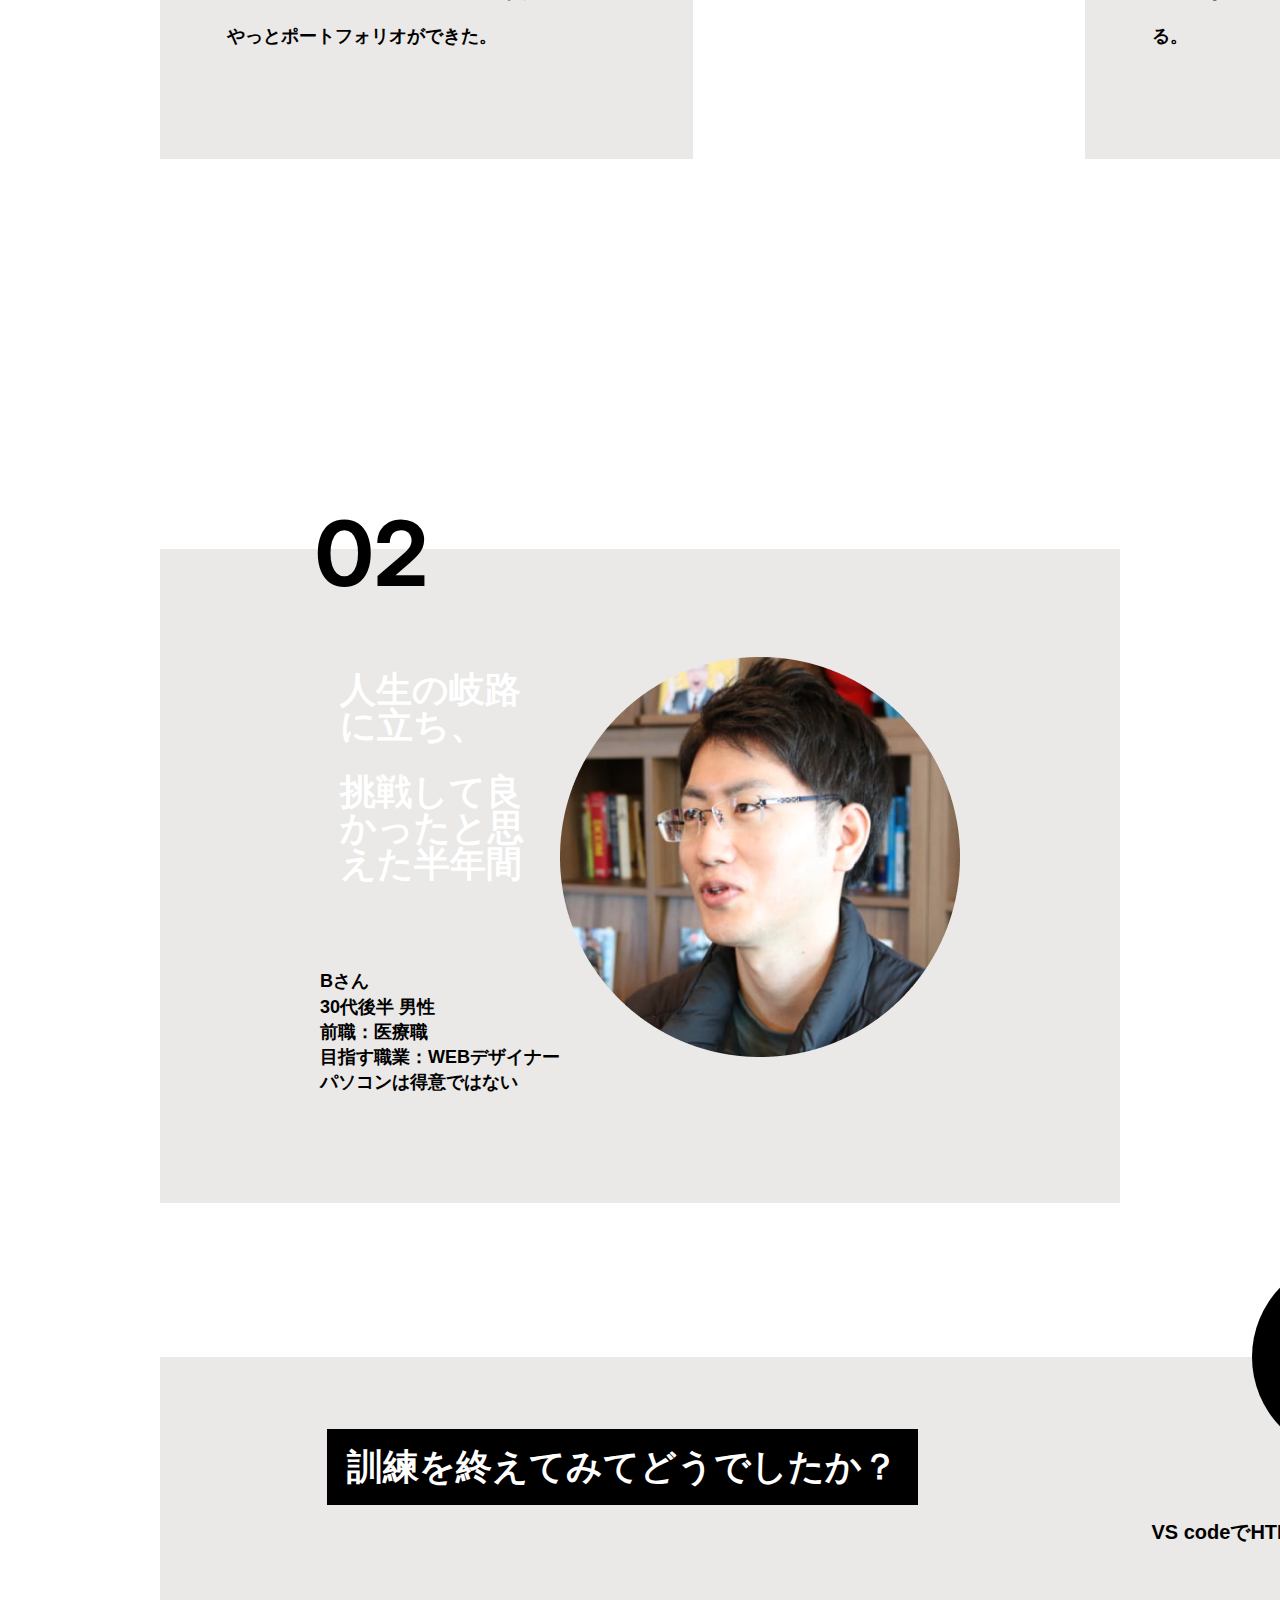
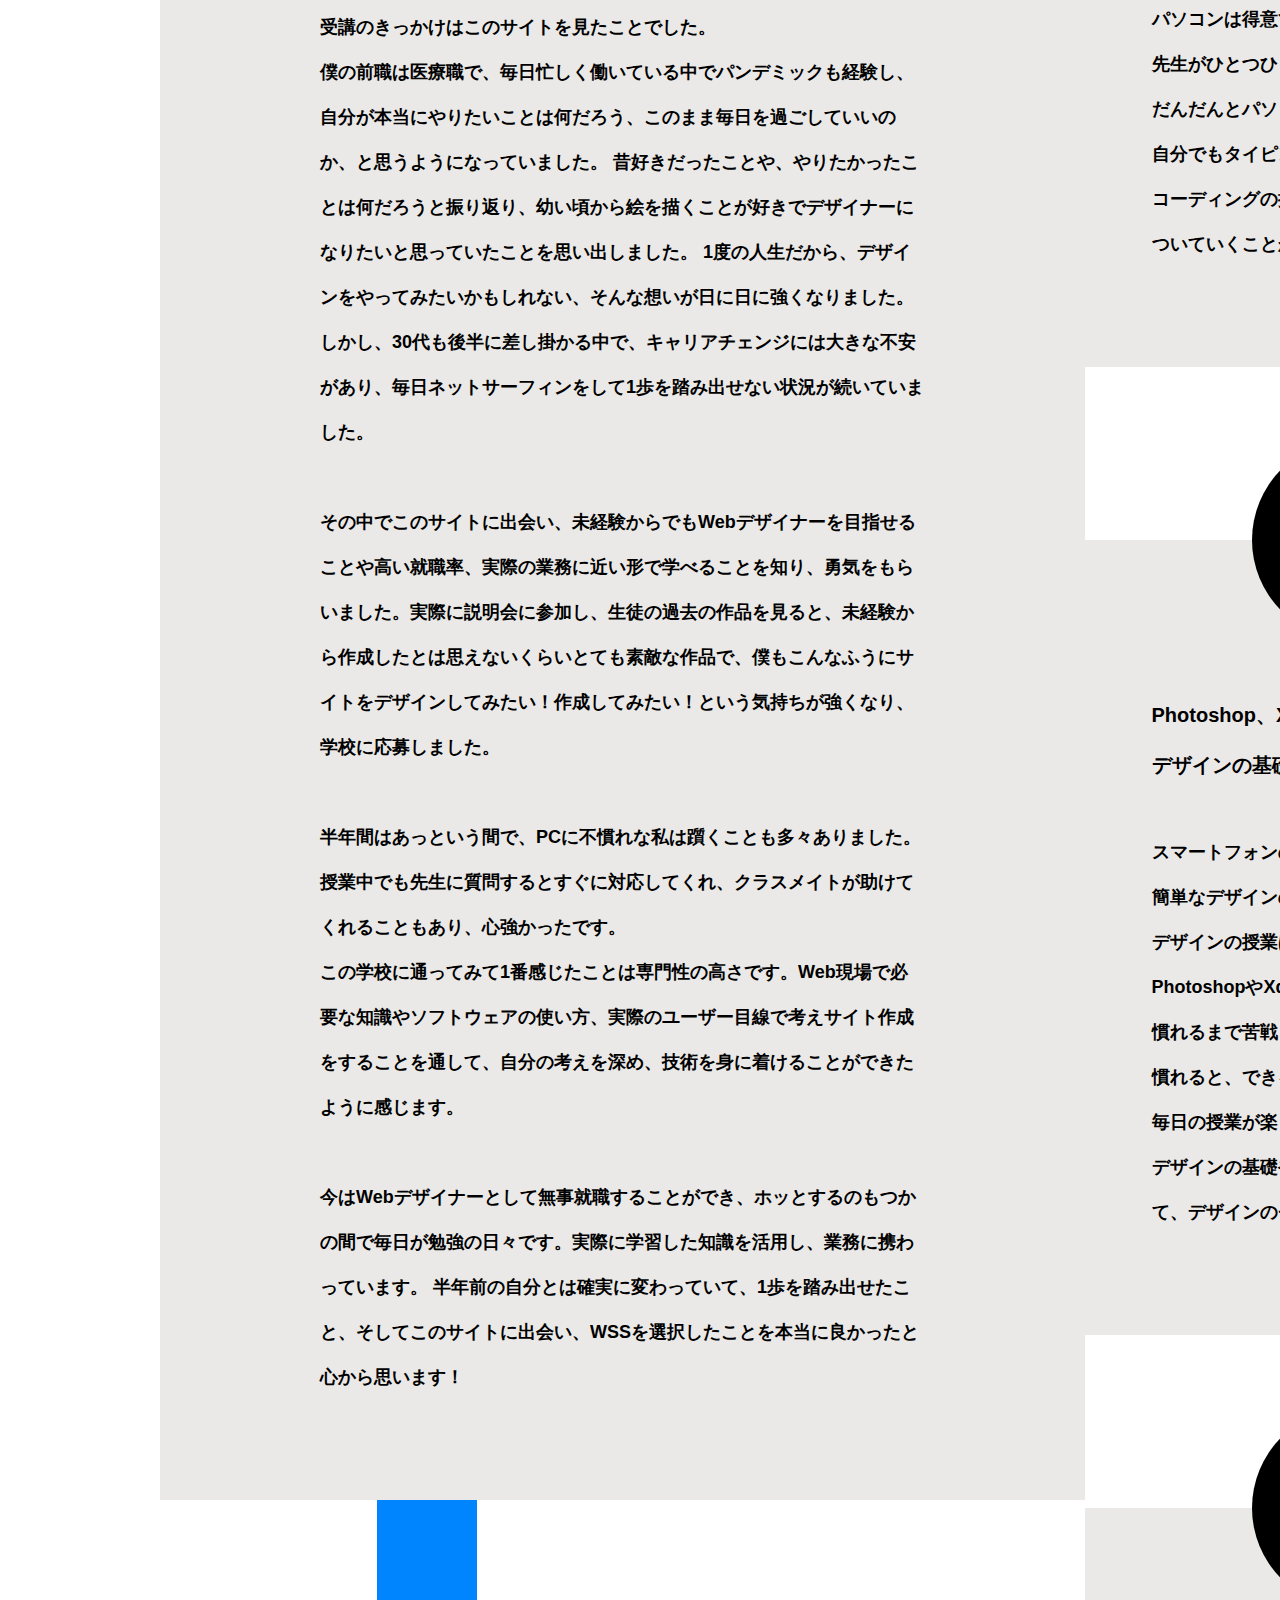
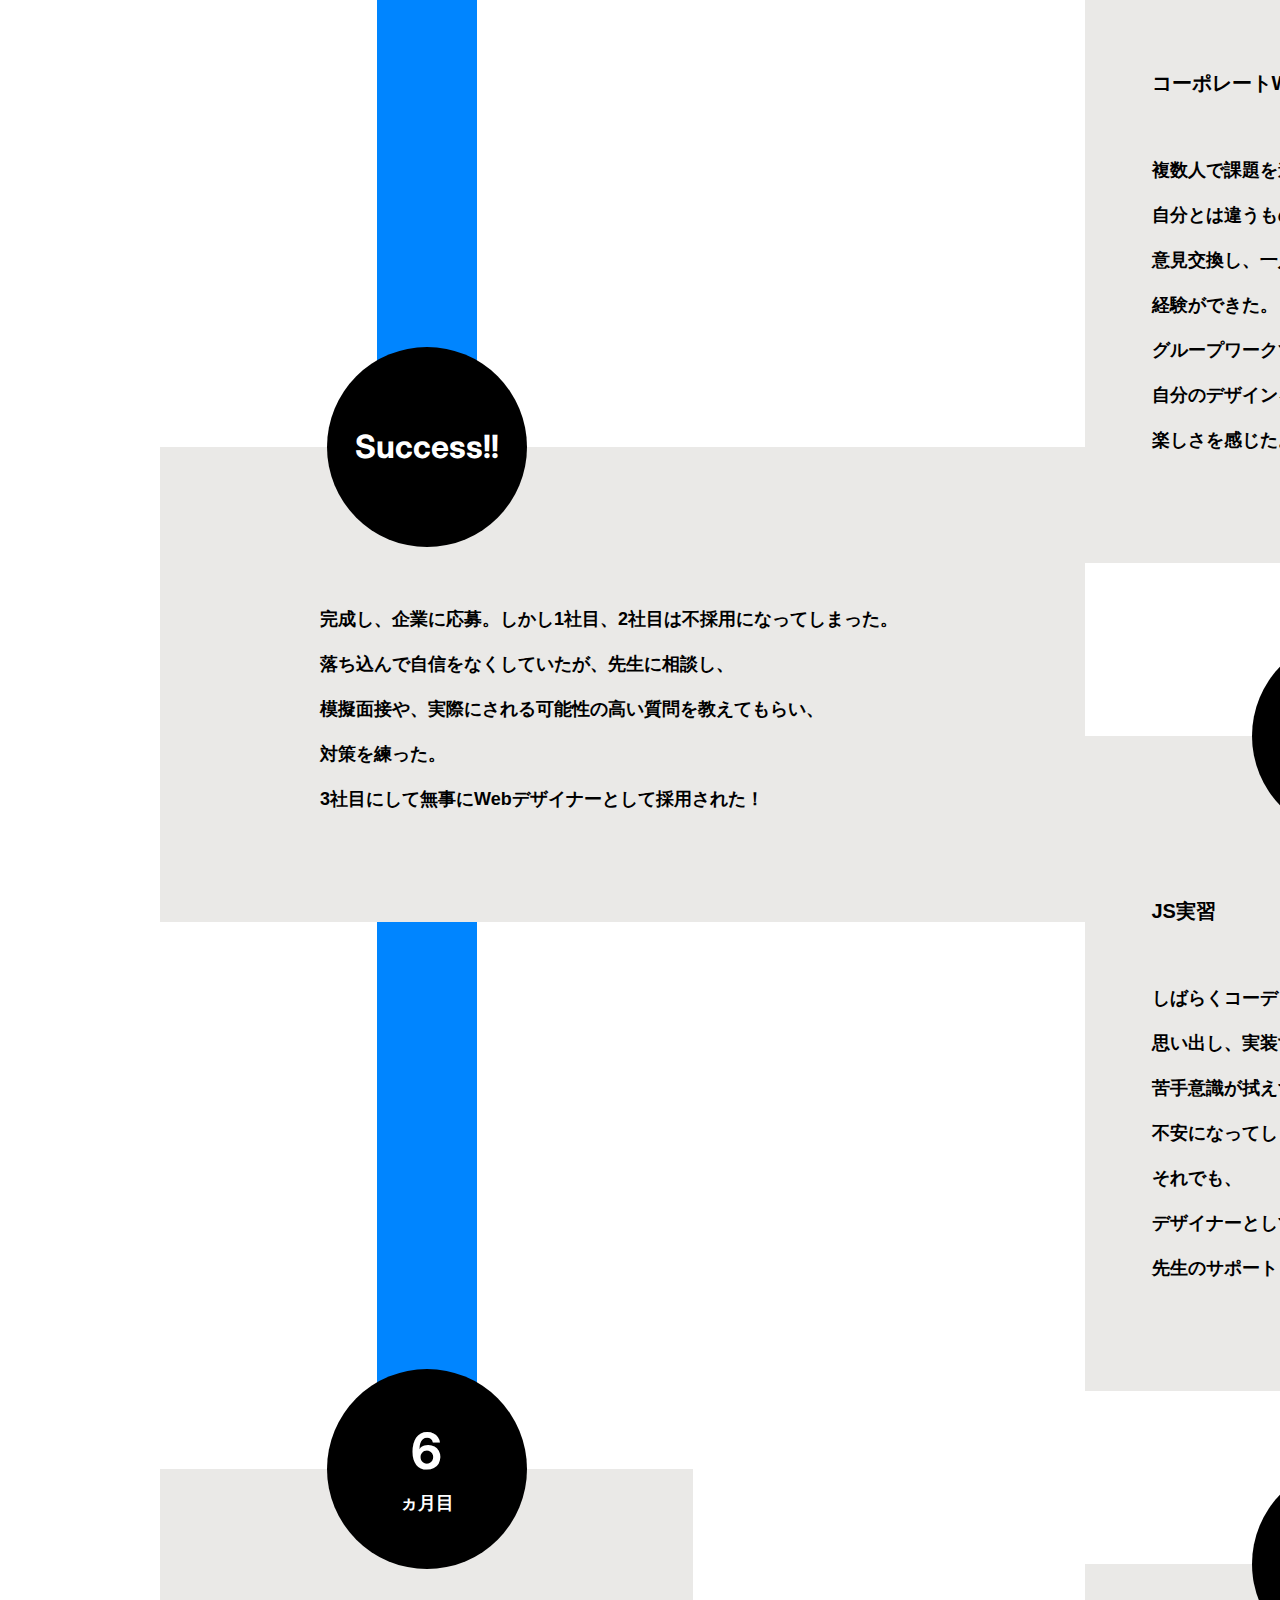
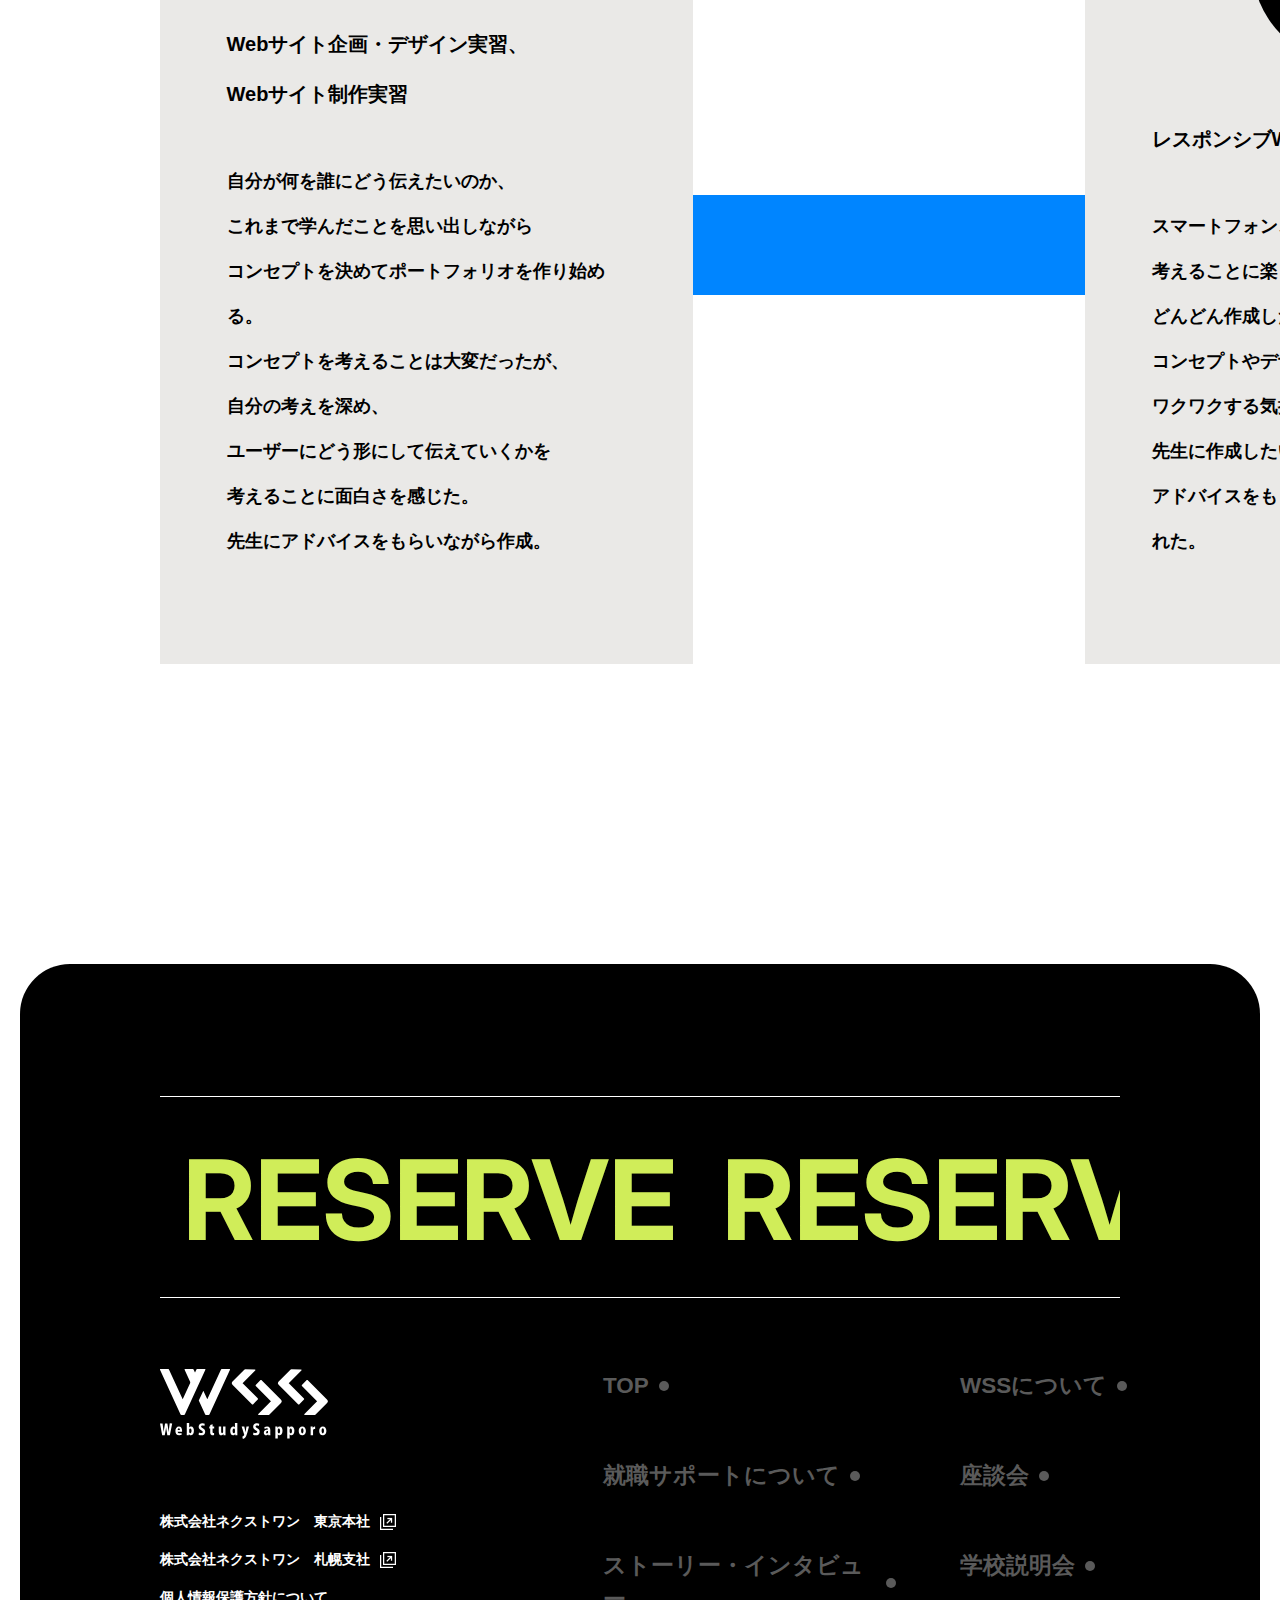
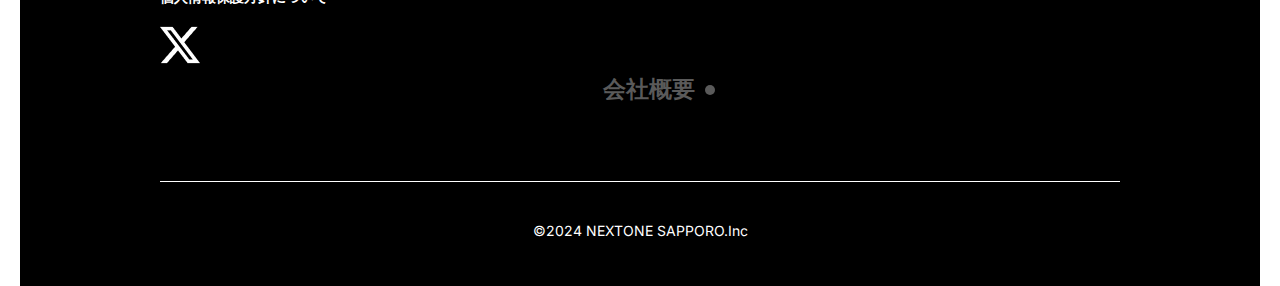
<file: interview/index.html>
<!DOCTYPE html>
<html lang="ja">

<head>
  <meta charset="utf-8">
  <title>ストーリー・インタビュー｜札幌で未経験からでもWebデザイナーへ転職できる職業訓練校</title>
  <meta name="robots" content="noindex, nofollow">
  <meta name="keywords"
    content="北海道,札幌市,中央区,webクリエイター,webデザイナー,hp,ホームページ,ネクストワン,wss,ウェブスタディサッポロ,rwd,レスポンシブウェブデザイン,photoshop,adobe,html5,css3,javascript,,jquery,sass,scss,gulp,prepros">
  <meta name="description" content="WSS修了生2名の入校0日目から半年後のストーリーと卒業後のインタビューを紹介します。">
  <link rel="preconnect" href="https://fonts.googleapis.com">
  <link rel="preconnect" href="https://fonts.gstatic.com" crossorigin>
  <link href="https://fonts.googleapis.com/css2?family=Inter:wght@400;800&amp;display=swap" rel="stylesheet">
  <link href="../css/style.css" rel="stylesheet" media="all">
</head>

<body id="interview">
  <div class="wrapper">
    <header class="header">
      <h1 class="header__ttl">
        <a class="header__link" href="../index.html"><img class="header__logo" src="../images/common/logo_wss_black.svg"
            alt="WSSロゴ"></a>
      </h1>
      <nav class="gnav">
        <ul class="gnav__nav">
          <li class="gnav__list">
            <a class="gnav__slide-link" href="../briefing/index.html">
              <p class="gnav__slide-txt--01">RESERVE</p>
              <p class="gnav__slide-txt--02">RESERVE</p>
              <p class="gnav__slide-txt--03">RESERVE</p>
              <p class="gnav__slide-txt--04">RESERVE</p>
            </a>
          </li>
          <li class="gnav__list">
            <div class="gnav__hamburger" id="gnav__hamburger">
              <div class="gnav__hamburger-inner">
                <span></span>
                <span></span>
              </div>
            </div>
          </li>
        </ul>
        <div class="gnav__menu-container" id="gnav__menu-container">
          <a class="gnav__menu-logo" href="../index.html">
            <img class="gnav__menu-img" src="../images/common/logo_wss_white.svg" alt="WSSロゴ">
          </a>
          <ul class="gnav__menu">
            <li class="gnav__menu-list"><a class="gnav__menu-link" href="../index.html" data-mask="TOP">TOP</a></li>
            <li class="gnav__menu-list"><a class="gnav__menu-link" href="../about/index.html"
                data-mask="WSSについて">WSSについて</a></li>
            <li class="gnav__menu-list"><a class="gnav__menu-link" href="../employment/index.html"
                data-mask="就職サポートについて">就職サポートについて</a></li>
            <li class="gnav__menu-list"><a class="gnav__menu-link" href="../symposium/index.html"
                data-mask="座談会">座談会</a></li>
            <li class="gnav__menu-list"><a class="gnav__menu-link" href="../interview/index.html"
                data-mask="ストーリー・インタビュー">ストーリー・インタビュー</a></li>
            <li class="gnav__menu-list"><a class="gnav__menu-link" href="../briefing/index.html"
                data-mask="学校説明会">学校説明会</a></li>
            <li class="gnav__menu-list"><a class="gnav__menu-link" href="../company/index.html"
                data-mask="会社概要">会社概要</a></li>
          </ul>
          <a class="gnav__menu-slide-link" href="../briefing/index.html">
            <p class="gnav__menu-slide-txt--01">RESERVE</p>
            <p class="gnav__menu-slide-txt--02">RESERVE</p>
            <p class="gnav__menu-slide-txt--03">RESERVE</p>
            <p class="gnav__menu-slide-txt--04">RESERVE</p>
          </a>
        </div>
      </nav>
    </header>
    <main class="main">
      <div class="fv">
        <div class="fv__container">
          <p class="fv__sub-ttl">ストーリー・インタビュー</p>
          <div class="fv__box">
            <h2 class="fv__ttl">STORY&INTERVIEW</h2>
          </div>
        </div>
      </div>
      <section class="interview">
        <div class="interview__container">
          <div class="interview__box">
            <a href="#a-san" class="interview__link">
              <p class="interview__pic"><img src="../images/interview/story_a.jpg" alt="卒業生Aさん" class="interview__img">
              </p>
              <div class="interview__subbox">
                <h2 class="interview__ttl--01"><span>小さな勇気が</span><span>人生を大きく変えた</span></h2>
                <p class="interview__job--01">フロントエンドエンジニア</p>
                <p class="interview__name--01">Aさん</p>
              </div>
            </a>
          </div>
          <div class="interview__box">
            <a href="#b-san" class="interview__link">
              <p class="interview__pic"><img src="../images/interview/story_b.jpg " alt="卒業生Bさん" class="interview__img">
              </p>
              <div class="interview__subbox">
                <h2 class="interview__ttl--02"><span>人生の岐路に立ち</span><span>挑戦して良かったと思えた半年間</span></h2>
                <p class="interview__job--02">WEBデザイナー</p>
                <p class="interview__name--02">Bさん</p>
              </div>
            </a>
          </div>
        </div>
      </section>
      <section class="prof" id="a-san">
        <div class="prof__container">
          <p class="prof__pic"><img src="../images/interview/story_a_2.png" alt="卒業生Aさん" class="prof__img"></p>
          <div class="prof__box js-scroll">
            <h3 class="prof__ttl">
              <span class="prof__wrap"><span class="prof__inn">ゼロの自分がフロントエンドエンジニア</span></span><br>
              <span class="prof__wrap"><span class="prof__inn">として就職するまで</span></span>
            </h3>
            <p class="prof__txt">Aさん<br>20代後半 女性<br>前職：営業職<br>目指す職業：通学時はまだ未定<br>パソコンは仕事で使用していたので苦手意識はない</p>
          </div>
        </div>
      </section>
      <section class="story">
        <div class="story__container--01">
          <div class="story__box--01">
            <h3 class="story__ttl"><span>訓練を終えてみてどうでしたか？</span></h3>
            <div class="story__txt-box--03">
              私は前職で食品メーカーの営業をしていました。<br>
              休日はヨガやキャンプなどに行き癒されることが楽しみで、キャンプ用品のホームページをみるとかっこいいホームページに目が止まり、「サイトって作るの難しいのかなぁ？どうやって作るのか？」と思うようになり、Web業界に興味を持ち始めました。<br>
              退職後、ハローワークでWSSの説明会のチラシと出会い、チラシから感じたデザインや、充実した授業内容に興味を持ち、説明会の予約をしました。<br><br>
              説明会では、これから勉強するツールの説明や充実しているカリキュラム、清潔な教室、先生の感じ、同じクラスになるかもしれない人達を見れたのが安心に繋がり、申し込むことを決めました。<br>
              実際授業が始まるとHTMLやCSSなど今まで聞いたことも無かった言語を勉強するのは難しいかと不安でしたが、先生が親切丁寧に教えてくれて、だんだんと言語をマスターしていくことができました。
              <br><br>
              授業中、他の方々はできているのに自分だけ上手くいかない時もありましたが、そんな時は授業を一旦止めてまで先生が丁寧にフォローしてくれたので、自分だけおいてけぼりになる・・・。ということは無かったです。<br>
              受講して様々なことを学んでからサイトを見ると「ここの作りはどうなっているんだろう？」とエンジニア側からの見方をするようになり、自分が立派なWEBサイトを作れるようになった時には達成感をすごく感じました。<br><br>
              今ではフロントエンドエンジニアとして就職することができ、まだまだ勉強をしなくてはいけないことが山積ですが、常に新たな発見ができ、毎日楽しみながら働くことができています。
            </div>
          </div>
          <div class="story__box--01">
            <div class="story__circle">
              <h4 class="story__circle-en">
                Success!!
              </h4>
            </div>
            <p class="story__txt-box--01">
              ポートフォリオが完成したので就職の準備に入る。<br>
              履歴書や、面接の仕方を先生に指摘してもらう。<br>
              「この企業だとこの質問来るかも」など親身に考えてくれるので、対策がとれた。<br>
              無事内定をもらい、晴れてなりたかったフロントエンドエンジニアになれた！！
            </p>
          </div>
          <div class="story__box--02">
            <div class="story__circle">
              <h4 class="story__circle-txt">6<span>ヵ月目</span></h4>
            </div>
            <div class="story__txt-box--02">
              <p class="story__txt-ttl">Webサイト企画・デザイン実習、<br>Webサイト制作実習
              </p>
              <p class="story__txt">様々なサイトを見ることで<br>
                どのようなコンセプトで作成されているか<br>
                考えを深めていく。<br>
                何度も先生と相談を重ね、やっとコンセプトが決まった。<br>
                デザインには苦手意識があり、<br>
                なかなか思うように表現ができない。<br>
                先生からのアドバイスや励ましがあり、<br>
                やっとポートフォリオができた。<br>
              </p>
            </div>
          </div>
        </div>
        <div class="story__container--01">
          <div class="story__box--02">
            <div class="story__circle">
              <h4 class="story__circle-txt">1<span>ヵ月目 </span></h4>
            </div>
            <div class="story__txt-box--02">
              <p class="story__txt-ttl">VS codeでHTML、CSSを学習
              </p>
              <p class="story__txt">はじめてWebサイトを作成するための<br>知識を得る。<br>
                教科書を読み、実際にコーディングしていく。<br>
                コーディングの学習では、<br>
                先生が画面を大きくプロジェクターで映し、<br>
                一緒にコーディングしていくから<br>
                ついていけないことはなかった。<br>
                わからないことがあったり、つまづいたりしたら<br>
                その場で質問することができた。
              </p>
            </div>
          </div>
          <div class="story__box--02">
            <div class="story__circle">
              <h4 class="story__circle-txt">2<span>ヵ月目</span></h4>
            </div>
            <div class="story__txt-box--02">
              <p class="story__txt-ttl">Photoshop、Xdの技術を習得<br>
                デザインの基礎、レイアウトについて学ぶ
              </p>
              <p class="story__txt">デザインに関して、苦手意識があり、<br>
                なかなか技術が身につかない。<br>
                授業でわからなかったことは自習時間に先生に質問し、学ぶことができる。<br>
                実際に制作課題で<br>
                コンセプトに基づいたバナーを作成したり、<br>
                リニューアル予定のHPをデザインし、<br>
                先生から添削を受けることができた。
              </p>
            </div>
          </div>
          <div class="story__box--02">
            <div class="story__circle">
              <h4 class="story__circle-txt">3<span>ヵ月目</span></h4>
            </div>
            <div class="story__txt-box--02">
              <p class="story__txt-ttl">コーポレートWebサイト実習
              </p>
              <p class="story__txt">それぞれが役割を担い、<br>
                チームで1つのサイトを作成する。<br>
                Aさんはコーディングを担当することになった。<br>
                今回のグループワークで<br>
                コーディングの楽しさに気づき、<br>
                より高い技術を身に付けたいと思い、<br>
                フロントエンドエンジニアを目指すことに決めた。<br>
              </p>
            </div>
          </div>
          <div class="story__box--02">
            <div class="story__circle">
              <h4 class="story__circle-txt">4<span>ヵ月目</span></h4>
            </div>
            <div class="story__txt-box--02">
              <p class="story__txt-ttl">JS実習
              </p>
              <p class="story__txt">授業は複雑になるが、<br>
                動きをつけられるので面白味を感じた。<br>
                できることが増えて<br>少しずつ物足りなさを感じる。<br>
                授業でやっていない事も先生に相談し、<br>
                挑戦してみる。<br>
                先生がコードを見てくれるので、<br>
                自分の成長が手に取るようにわかり、<br>
                楽しさが増してくる。<br>
              </p>
            </div>
          </div>
          <div class="story__box--02">
            <div class="story__circle">
              <h4 class="story__circle-txt">5<span>ヵ月目</span></h4>
            </div>
            <div class="story__txt-box--02">
              <p class="story__txt-ttl">レスポンシブWebデザイン基礎、制作実習
              </p>
              <p class="story__txt">自分のスマホで作品を見れるので、<br>
                面白いし新鮮な気持ちになる。<br>
                この辺りからポートフォリオの作成を始める。<br>
                ポートフォリオでは自分でコンセプト決め、<br>
                デザイン、コーディングをしていくが、<br>
                なかなかコンセプトが決まらない。<br>
                先生と相談するも、<br>
                根幹となるコンセプト決めから躓き、焦りが募る。
              </p>
            </div>
          </div>
        </div>
      </section>
      <section class="prof" id="b-san">
        <div class="prof__container">
          <p class="prof__pic"><img src="../images/interview/story_b_2.png" alt="卒業生Bさん" class="prof__img"></p>
          <div class="prof__box js-scroll">
            <h3 class="prof__ttl">
              <span class="prof__wrap"><span class="prof__inn">人生の岐路に立ち、</span></span><br>
              <span class="prof__wrap"><span class="prof__inn">挑戦して良かったと思えた半年間</span></span>
            </h3>
            <p class="prof__txt">Bさん<br>30代後半 男性<br>前職：医療職<br>目指す職業：WEBデザイナー<br>パソコンは得意ではない</p>
          </div>
        </div>
      </section>
      <section class="story">
        <div class="story__container--02">
          <div class="story__box--01">
            <h3 class="story__ttl"><span>訓練を終えてみてどうでしたか？</span></h3>
            <div class="story__txt-box--03">
              受講のきっかけはこのサイトを見たことでした。<br>
              僕の前職は医療職で、毎日忙しく働いている中でパンデミックも経験し、自分が本当にやりたいことは何だろう、このまま毎日を過ごしていいのか、と思うようになっていました。
              昔好きだったことや、やりたかったことは何だろうと振り返り、幼い頃から絵を描くことが好きでデザイナーになりたいと思っていたことを思い出しました。
              1度の人生だから、デザインをやってみたいかもしれない、そんな想いが日に日に強くなりました。<br>
              しかし、30代も後半に差し掛かる中で、キャリアチェンジには大きな不安があり、毎日ネットサーフィンをして1歩を踏み出せない状況が続いていました。<br><br>
              その中でこのサイトに出会い、未経験からでもWebデザイナーを目指せることや高い就職率、実際の業務に近い形で学べることを知り、勇気をもらいました。実際に説明会に参加し、生徒の過去の作品を見ると、未経験から作成したとは思えないくらいとても素敵な作品で、僕もこんなふうにサイトをデザインしてみたい！作成してみたい！という気持ちが強くなり、学校に応募しました。<br><br>
              半年間はあっという間で、PCに不慣れな私は躓くことも多々ありました。授業中でも先生に質問するとすぐに対応してくれ、クラスメイトが助けてくれることもあり、心強かったです。<br>
              この学校に通ってみて1番感じたことは専門性の高さです。Web現場で必要な知識やソフトウェアの使い方、実際のユーザー目線で考えサイト作成をすることを通して、自分の考えを深め、技術を身に着けることができたように感じます。<br><br>
              今はWebデザイナーとして無事就職することができ、ホッとするのもつかの間で毎日が勉強の日々です。実際に学習した知識を活用し、業務に携わっています。
              半年前の自分とは確実に変わっていて、1歩を踏み出せたこと、そしてこのサイトに出会い、WSSを選択したことを本当に良かったと心から思います！
            </div>
          </div>
          <div class="story__box--01">
            <div class="story__circle">
              <h4 class="story__circle-en">
                Success!!
              </h4>
            </div>
            <p class="story__txt-box--01">
              完成し、企業に応募。しかし1社目、2社目は不採用になってしまった。<br>
              落ち込んで自信をなくしていたが、先生に相談し、<br>
              模擬面接や、実際にされる可能性の高い質問を教えてもらい、<br>対策を練った。<br>
              3社目にして無事にWebデザイナーとして採用された！
            </p>
          </div>
          <div class="story__box--03">
            <div class="story__circle">
              <h4 class="story__circle-txt">6<span>ヵ月目</span></h4>
            </div>
            <div class="story__txt-box--02">
              <p class="story__txt-ttl">Webサイト企画・デザイン実習、<br>Webサイト制作実習
              </p>
              <p class="story__txt">自分が何を誰にどう伝えたいのか、<br>
                これまで学んだことを思い出しながら<br>
                コンセプトを決めてポートフォリオを作り始める。<br>
                コンセプトを考えることは大変だったが、<br>
                自分の考えを深め、<br>
                ユーザーにどう形にして伝えていくかを<br>
                考えることに面白さを感じた。<br>
                先生にアドバイスをもらいながら作成。
              </p>
            </div>
          </div>
        </div>
        <div class="story__container--02">
          <div class="story__box--03">
            <div class="story__circle">
              <h4 class="story__circle-txt">1<span>ヵ月目</span></h4>
            </div>
            <div class="story__txt-box--02">
              <p class="story__txt-ttl">VS codeでHTML、CSSを学習
              </p>
              <p class="story__txt">パソコンは得意ではないが、<br>
                先生がひとつひとつ丁寧に教えてくれるので、<br>
                だんだんとパソコンの操作にも慣れていった。<br>
                自分でもタイピング練習や授業の復習を行い、<br>
                コーディングの授業に遅れることなく<br>
                ついていくことができた。
              </p>
            </div>
          </div>
          <div class="story__box--03">
            <div class="story__circle">
              <h4 class="story__circle-txt">2<span>ヵ月目</span></h4>
            </div>
            <div class="story__txt-box--02">
              <p class="story__txt-ttl">Photoshop、Xdの技術を習得<br>
                デザインの基礎、レイアウトについて学ぶ
              </p>
              <p class="story__txt">スマートフォンのアプリを使用し、<br>
                簡単なデザインの作成をしていたので、<br>
                デザインの授業は楽しみにしていた。<br>
                PhotoshopやXdの操作は<br>慣れるまで苦戦したが、<br>
                慣れると、できる事の幅が広がり、<br>
                毎日の授業が楽しかった。<br>
                デザインの基礎やレイアウトを学ぶことによって、デザインのセオリーを身に着けた。
              </p>
            </div>
          </div>
          <div class="story__box--03">
            <div class="story__circle">
              <h4 class="story__circle-txt">3<span>ヵ月目</span></h4>
            </div>
            <div class="story__txt-box--02">
              <p class="story__txt-ttl">コーポレートWebサイト実習
              </p>
              <p class="story__txt">複数人で課題を進めることで、<br>
                自分とは違うものの見方を学んだり、<br>
                意見交換し、一人で課題を進めていた時とは違う経験ができた。<br>
                グループワークではデザインを担当。<br>
                自分のデザインをチームで形にしていくことに<br>
                楽しさを感じた。
              </p>
            </div>
          </div>
          <div class="story__box--03">
            <div class="story__circle">
              <h4 class="story__circle-txt">4<span>ヵ月目</span></h4>
            </div>
            <div class="story__txt-box--02">
              <p class="story__txt-ttl">JS実習
              </p>
              <p class="story__txt">しばらくコーディングを行っていなかったので、<br>
                思い出し、実装するのに苦労した。<br>
                苦手意識が拭えず、<br>
                不安になってしまうことがあった。<br>
                それでも、<br>
                デザイナーとして最低限身に着けておく技術を<br>
                先生のサポートもあり、習得することができた。
              </p>
            </div>
          </div>
          <div class="story__box--03">
            <div class="story__circle">
              <h4 class="story__circle-txt">5<span>ヵ月目</span></h4>
            </div>
            <div class="story__txt-box--02">
              <p class="story__txt-ttl">レスポンシブWebデザイン基礎、制作実習
              </p>
              <p class="story__txt">スマートフォン、タブレットサイズのデザインを<br>
                考えることに楽しさを感じた。<br>
                どんどん作成したいものがでてきて、<br>
                コンセプトやデザインを考えるのに<br>
                ワクワクする気持ちが湧いてきた。<br>
                先生に作成したいデザインを相談し、<br>
                アドバイスをもらいながらコーディングを進められた。
              </p>
            </div>
          </div>
        </div>
      </section>
    </main>
    <footer class="footer">
      <div class="footer__inner">
        <a class="footer__slide-link" href="../briefing/index.html">
          <p class="footer__slide-txt--01">RESERVE</p>
          <p class="footer__slide-txt--02">RESERVE</p>
          <p class="footer__slide-txt--03">RESERVE</p>
          <p class="footer__slide-txt--04">RESERVE</p>
        </a>
        <div class="footer__container">
          <div class="footer__link-box">
            <h2 class="footer__ttl">
              <a class="footer__logo-link" href="../index.html"><img class="footer__logo-img"
                  src="../images/common/logo_wss_white.svg" alt="WSSロゴ"></a>
            </h2>
            <ul class="footer__ul">
              <li class="footer__list"><a class="footer__link external" href="https://www.next-japan.co.jp/"
                  target="_blank">株式会社ネクストワン　東京本社</a></li>
              <li class="footer__list"><a class="footer__link external" href="https://next1sapporo.net/"
                  target="_blank">株式会社ネクストワン　札幌支社</a></li>
              <li class="footer__list"><a class="footer__link" href="../personal/index.html">個人情報保護方針について</a></li>
              <li class="footer__list"><a class="footer__link" href="https://twitter.com/webstudysapporo"
                  target="_blank"><img class="footer__sns-icon" src="../images/common/icon_twitter.png"
                    alt="twitterアイコン"></a>
              </li>
            </ul>
          </div>
          <nav class="fnav">
            <ul class="fnav__nav">
              <li class="fnav__list"><a class="fnav__link" href="../index.html" data-mask="TOP">TOP</a></li>
              <li class="fnav__list"><a class="fnav__link" href="../about/index.html" data-mask="WSSについて">WSSについて</a>
              </li>
              <li class="fnav__list"><a class="fnav__link" href="../employment/index.html"
                  data-mask="就職サポートについて">就職サポートについて</a></li>
              <li class="fnav__list"><a class="fnav__link" href="../symposium/index.html" data-mask="座談会">座談会</a></li>
              <li class="fnav__list"><a class="fnav__link" href="../interview/index.html"
                  data-mask="ストーリー・インタビュー">ストーリー・インタビュー</a></li>
              <li class="fnav__list"><a class="fnav__link" href="../briefing/index.html" data-mask="学校説明会">学校説明会</a>
              </li>
              <li class="fnav__list"><a class="fnav__link" href="../company/index.html" data-mask="会社概要">会社概要</a></li>
            </ul>
          </nav>
        </div>
        <p class="footer__copy"><small class="footer__small">&copy;2024 NEXTONE SAPPORO.Inc</small></p>
      </div>
    </footer>
    <div class="back-btn" id="back-btn">
      <div class="back-btn__wrap">
        <a class="back-btn__link" href="#">
          <div class="back-btn__btn-icon">
            <div class="back-btn__circle"></div>
            <div class="back-btn__arrow"></div>
          </div>
        </a>
      </div>
    </div>
  </div>
  <script src="../js/script.js"></script>
</body>

</html>
</file>
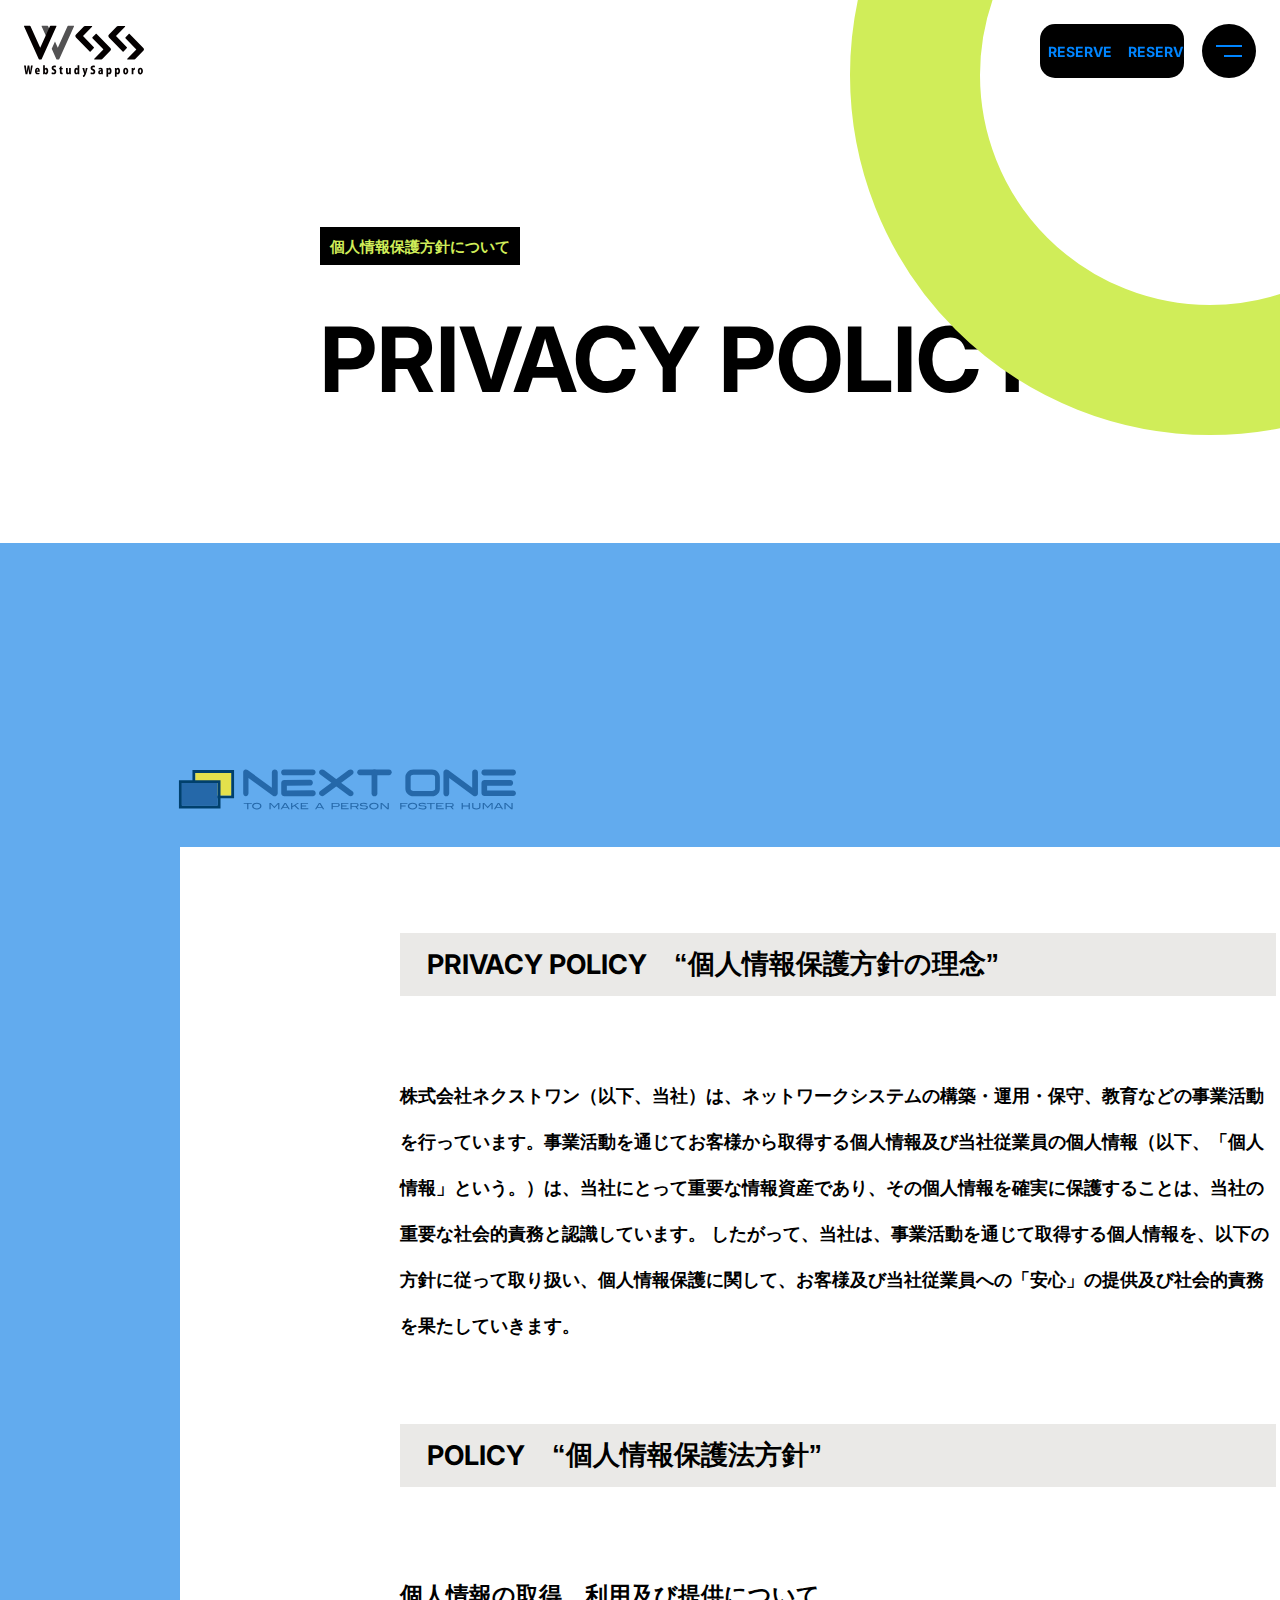
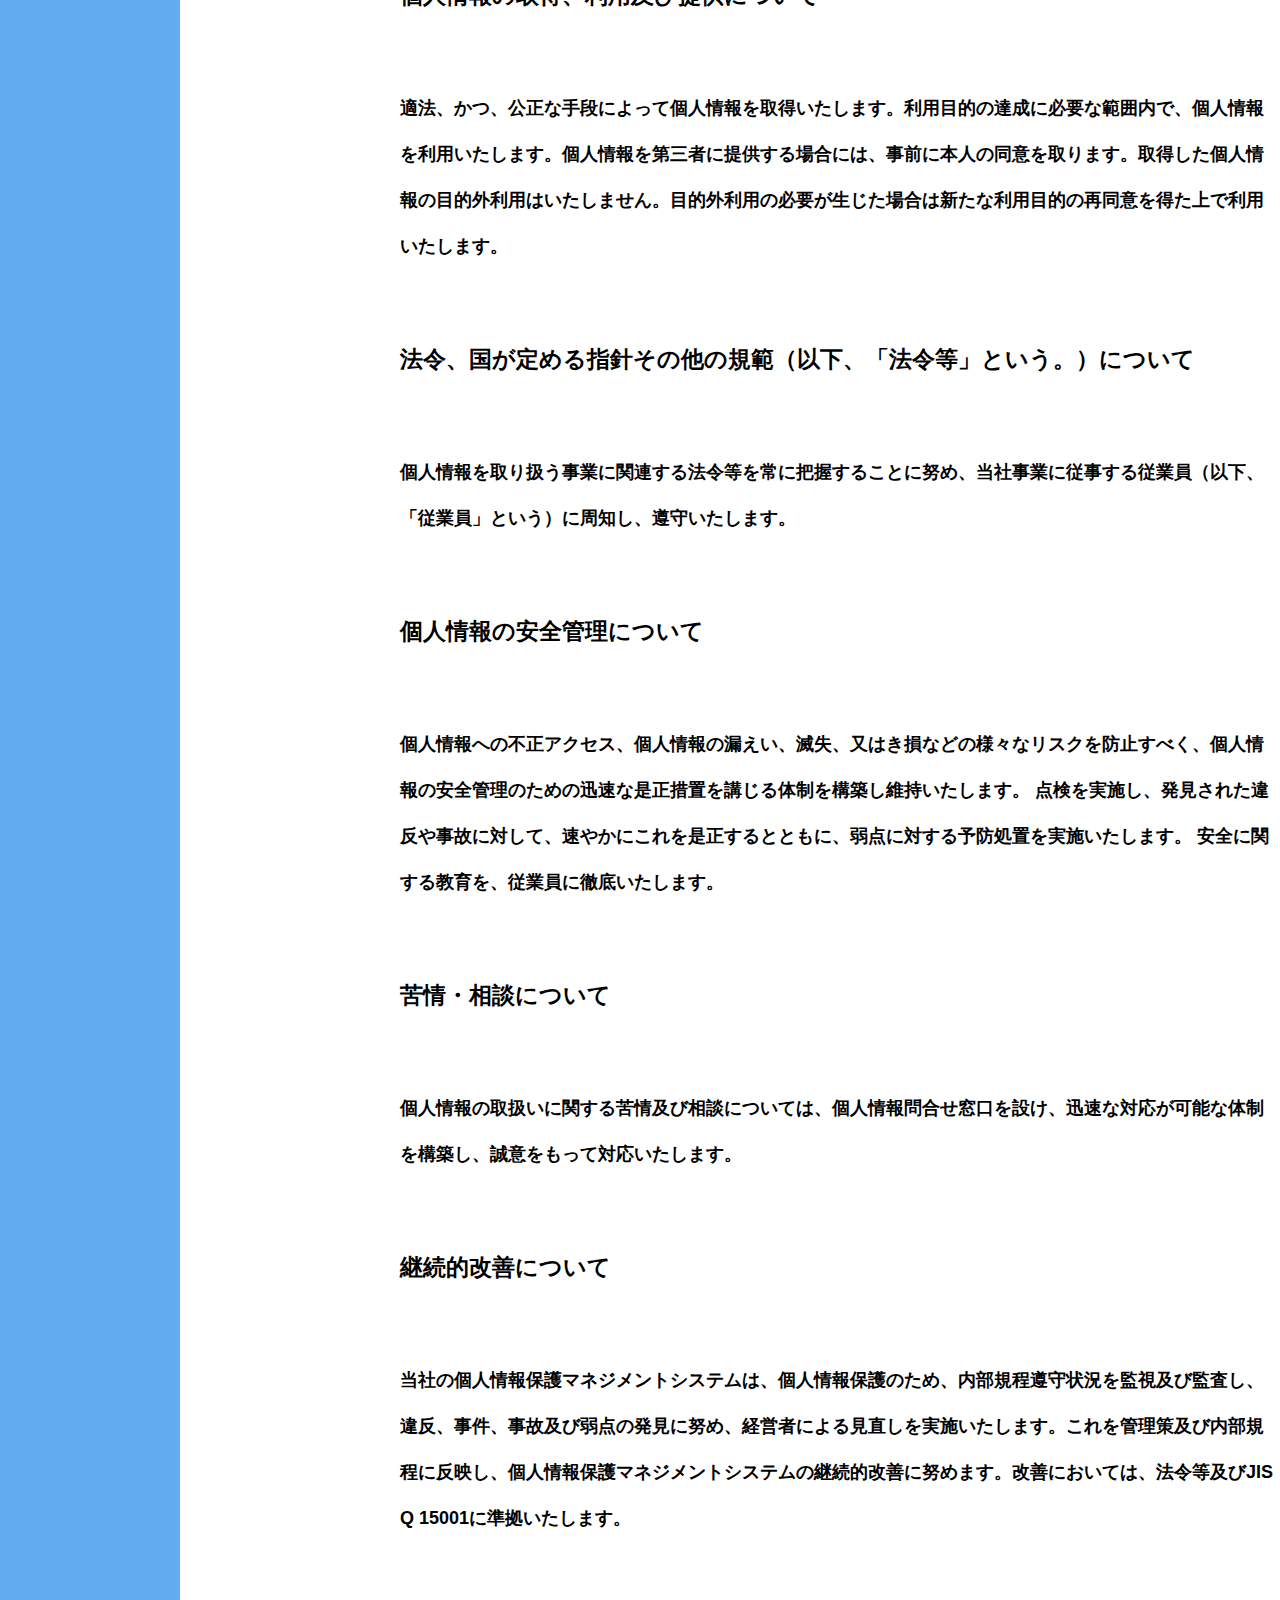
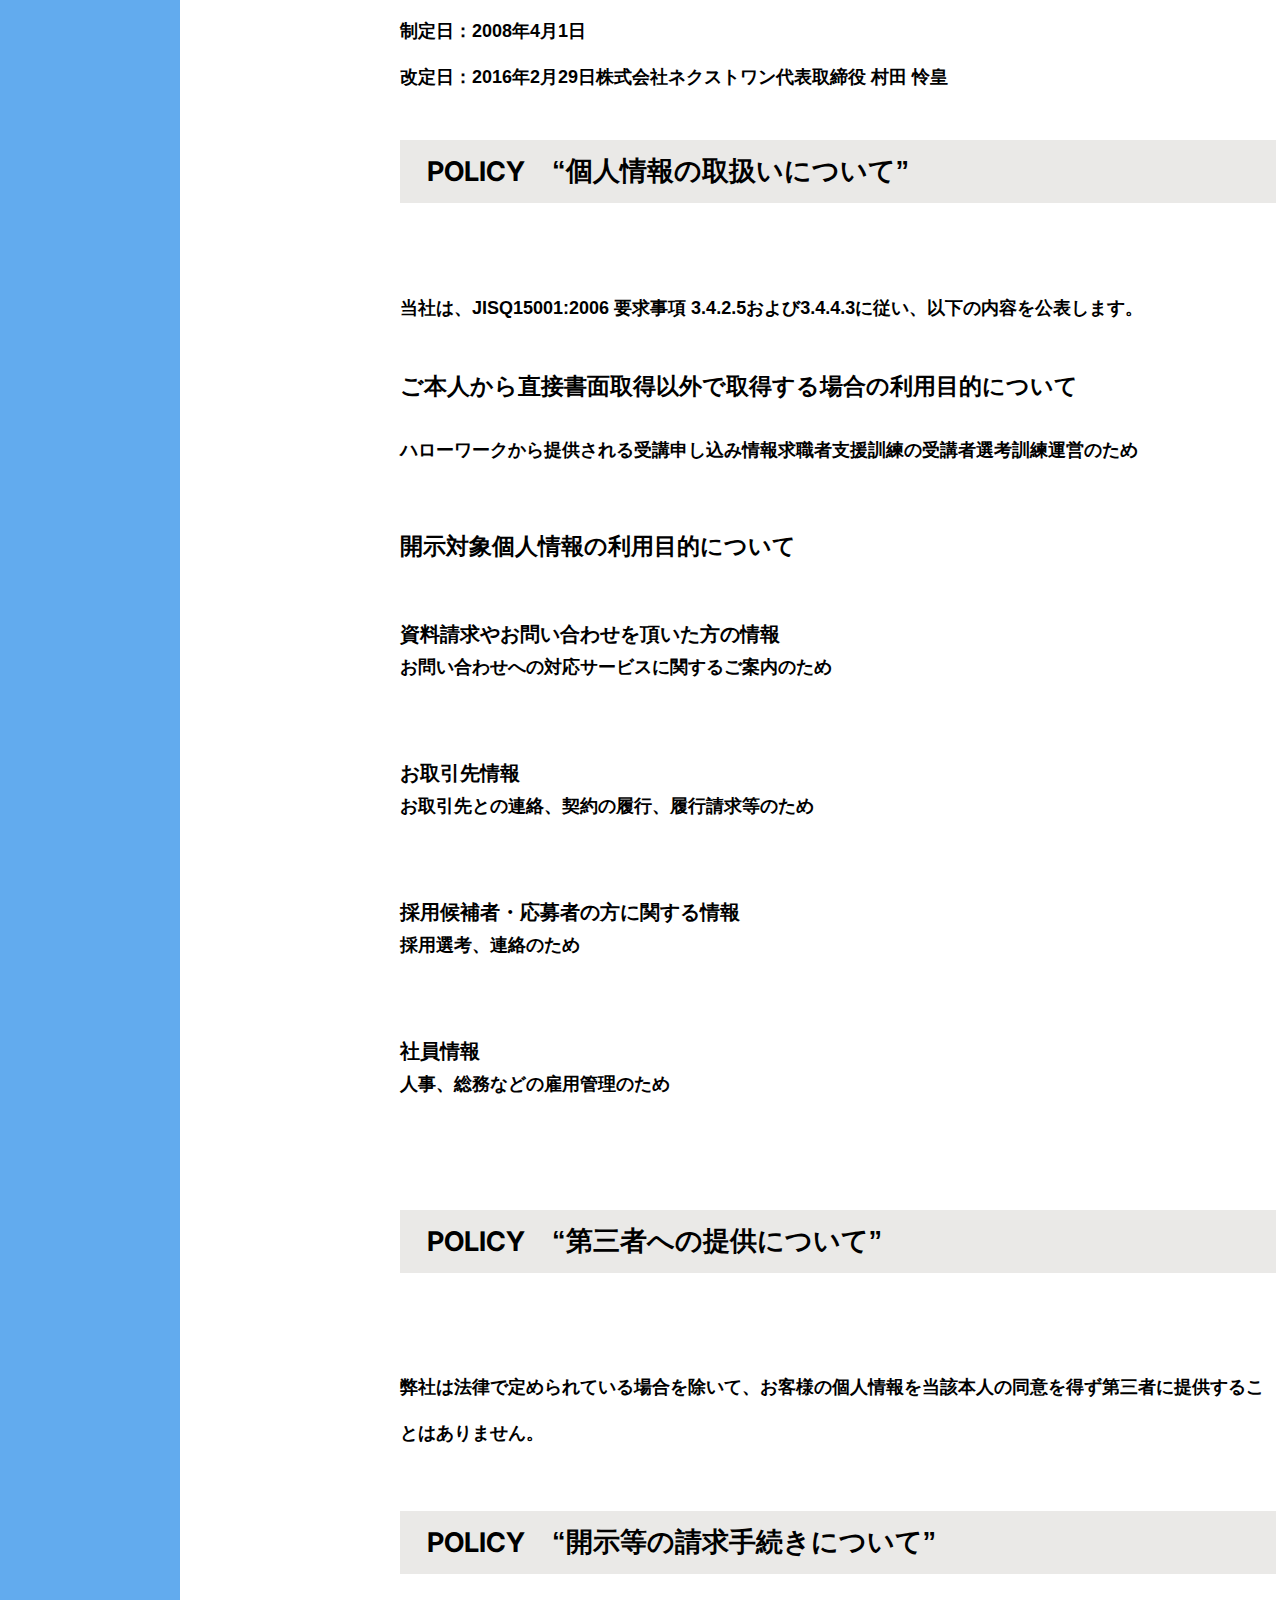
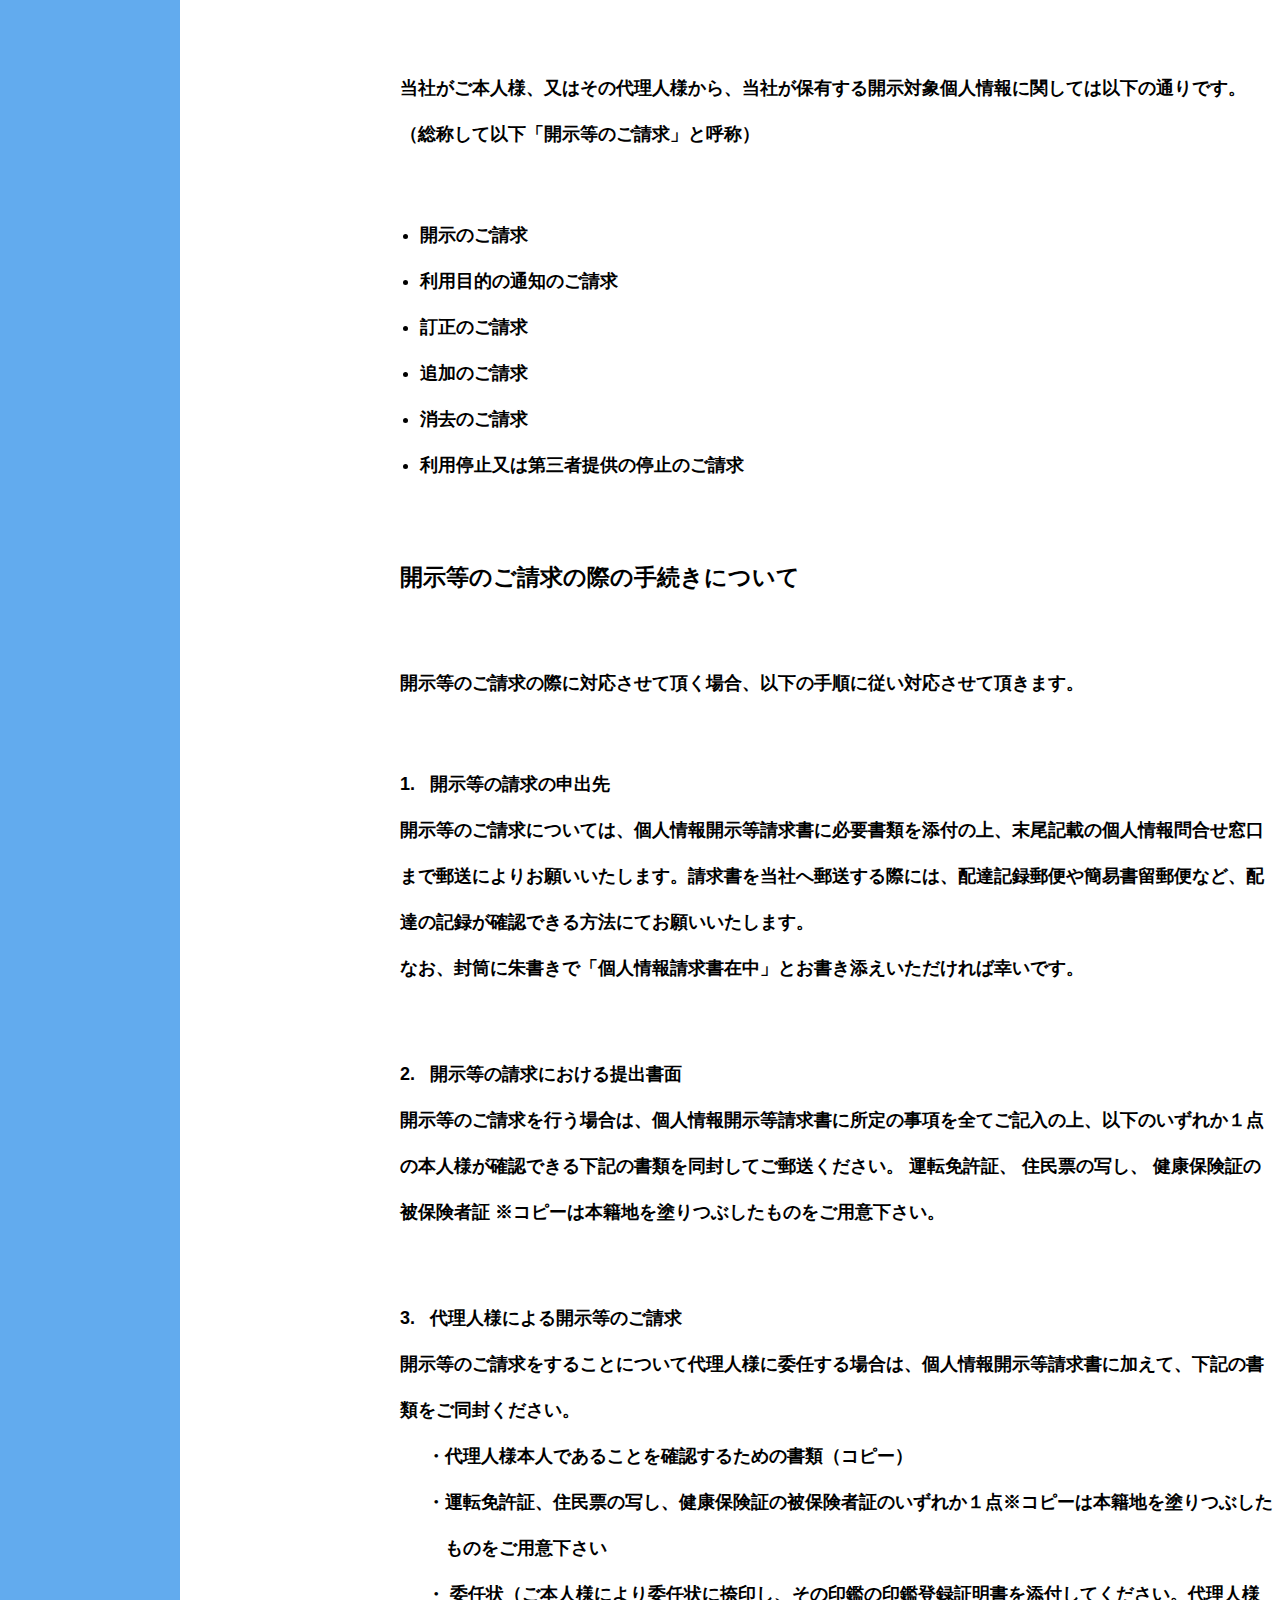
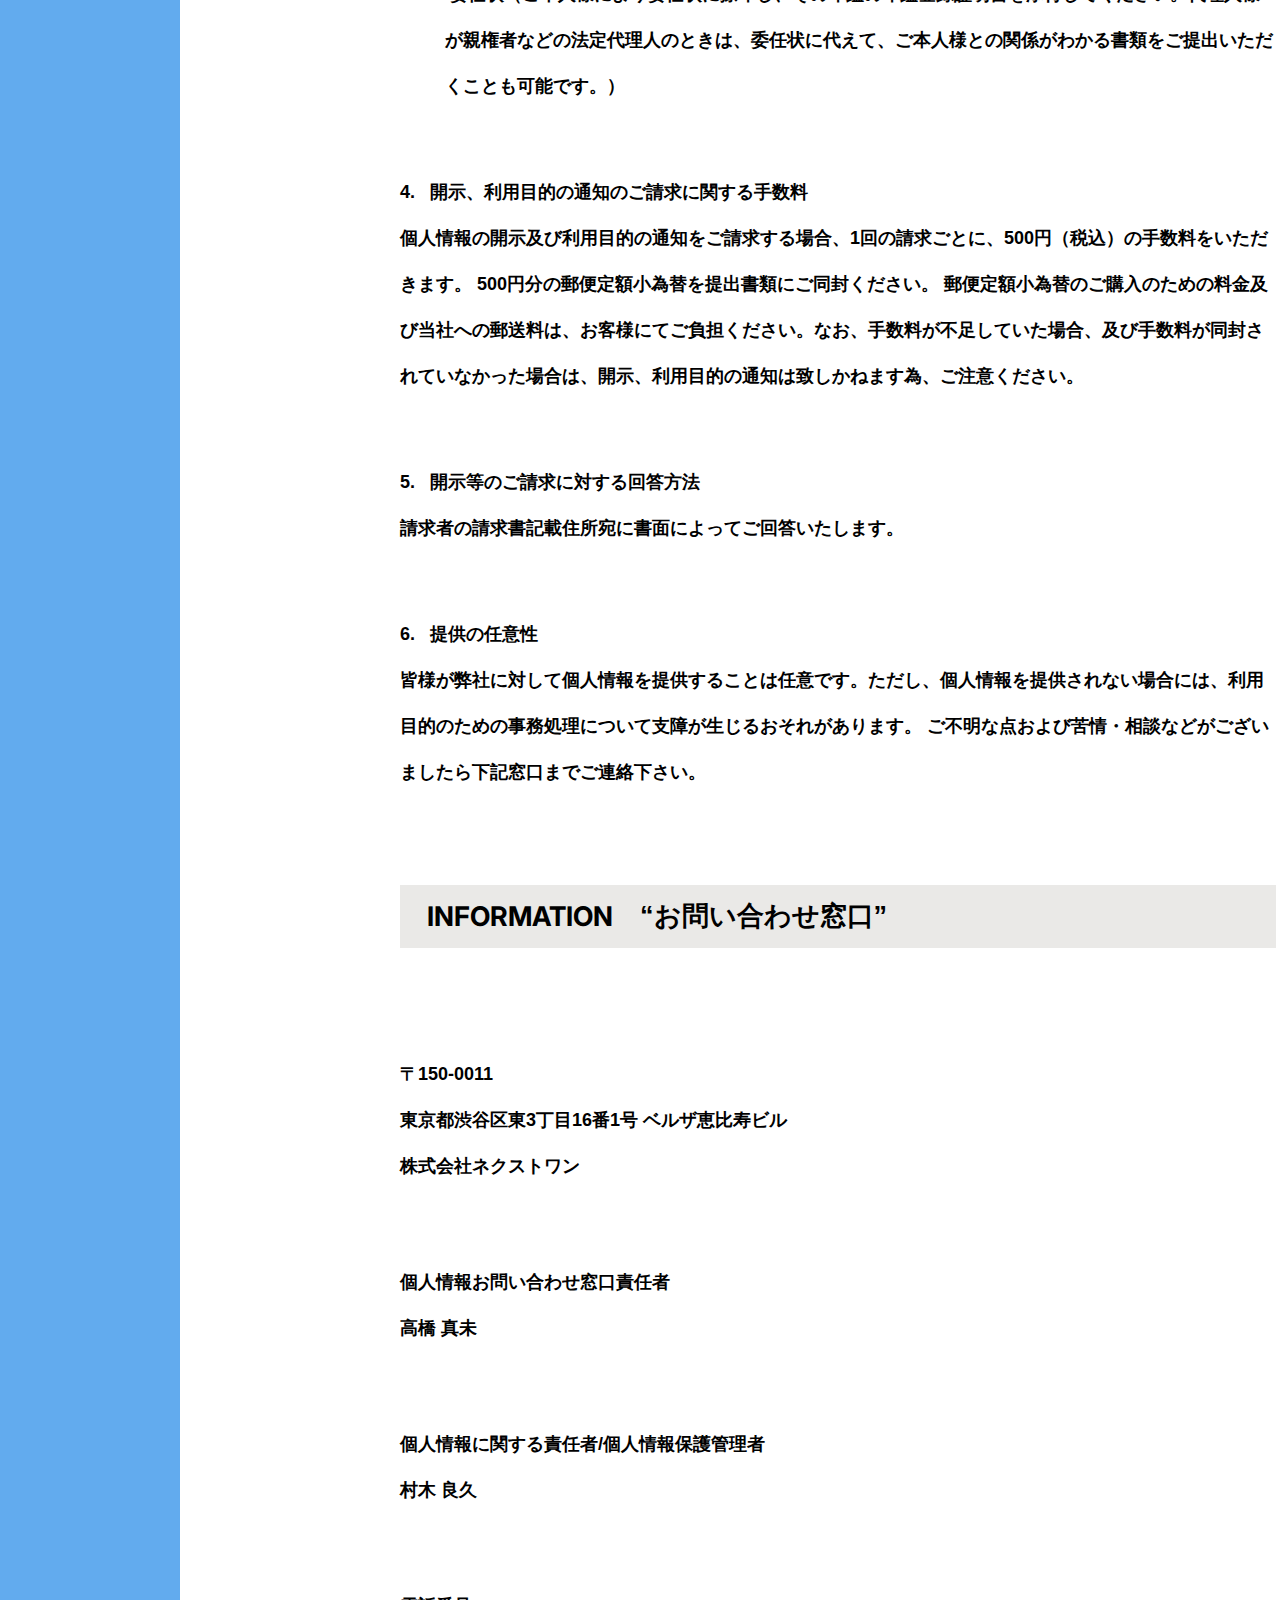
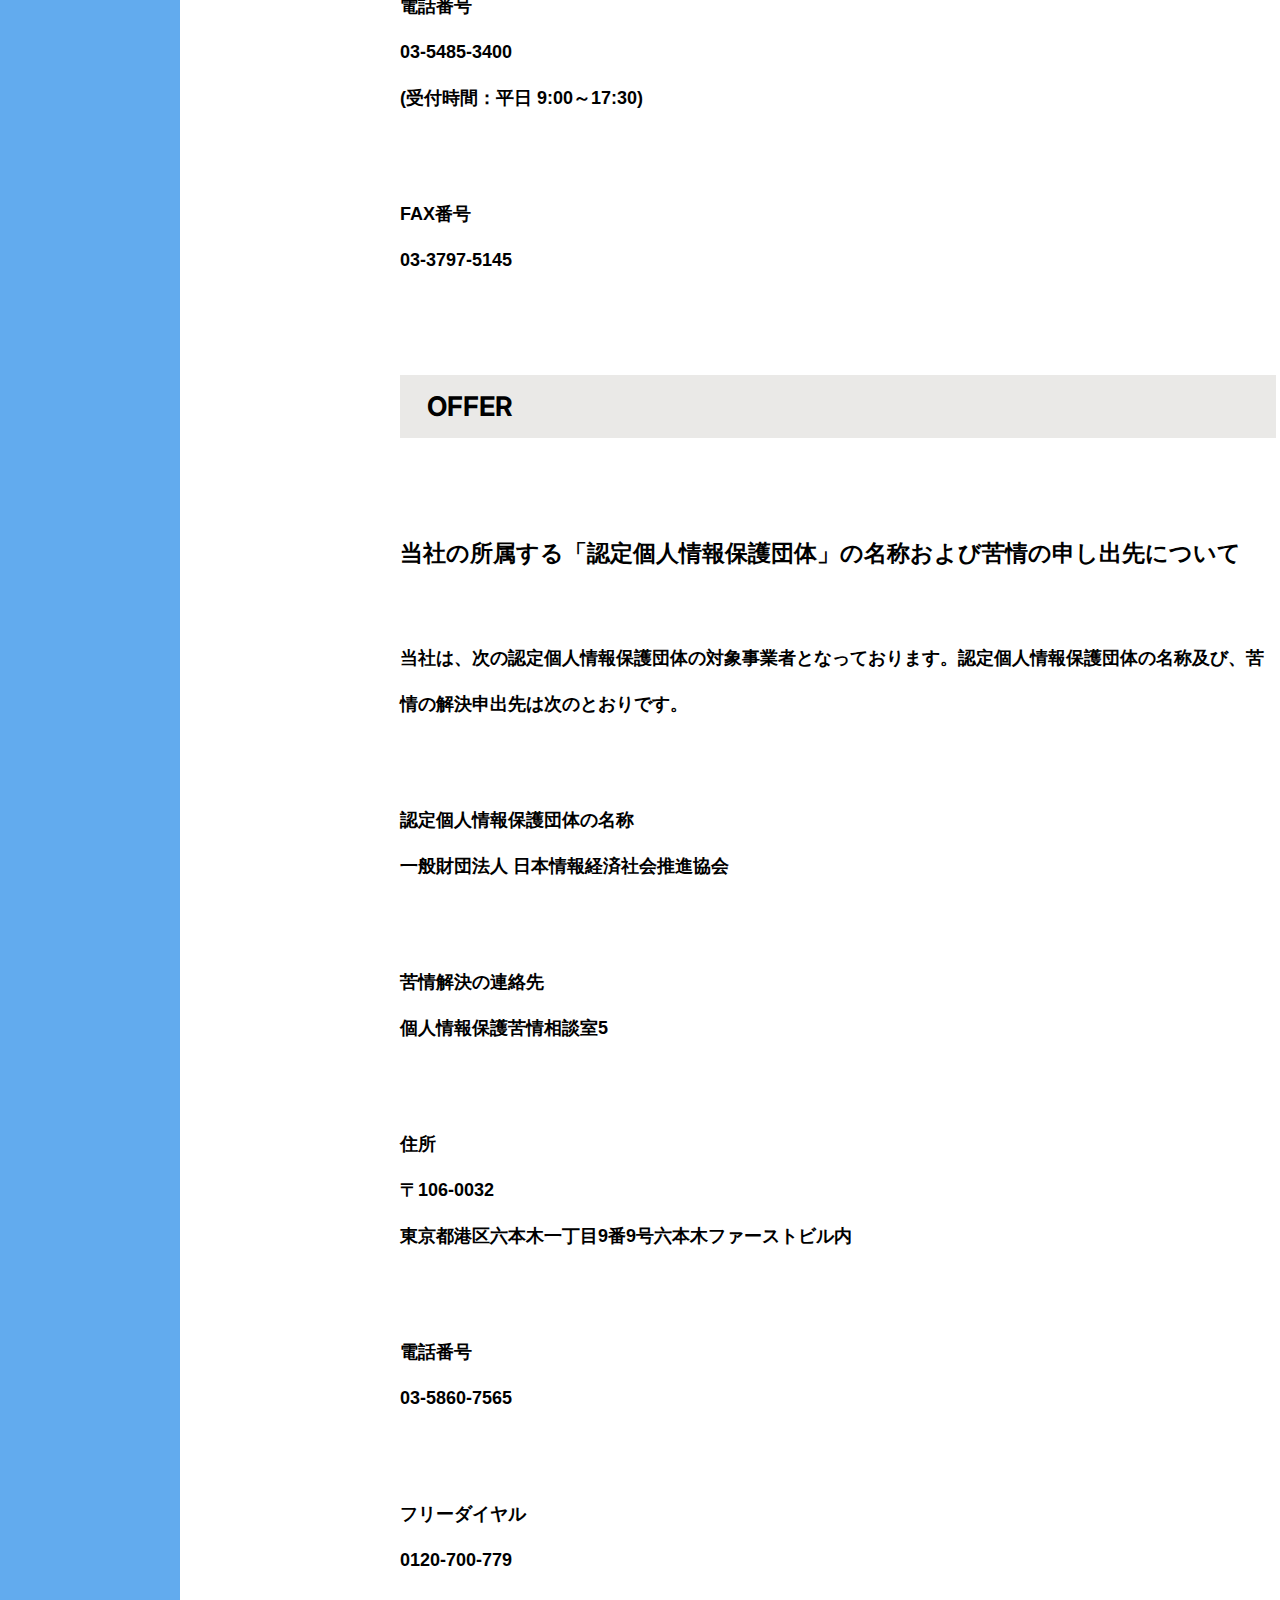
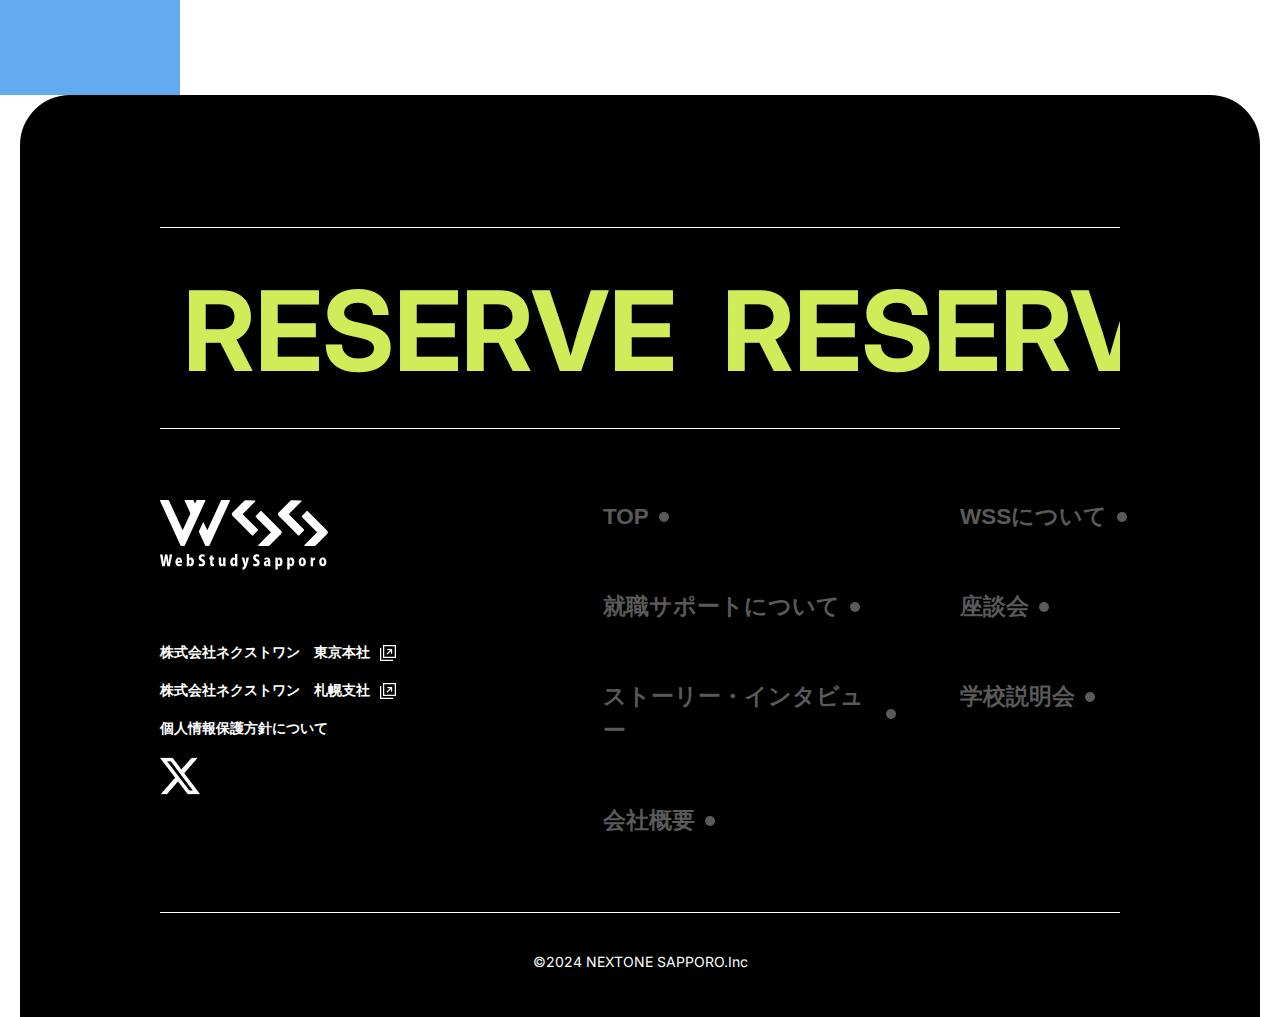
<file: personal/index.html>
<!DOCTYPE html>
<html lang="ja">

<head>
  <meta charset="utf-8">
  <title>個人情報保護方針について｜札幌で未経験からでもWebデザイナーへ転職できる職業訓練校</title>
  <meta name="robots" content="noindex, nofollow">
  <meta name="keywords"
    content="北海道,札幌市,中央区,webクリエイター,webデザイナー,hp,ホームページ,ネクストワン,wss,ウェブスタディサッポロ,rwd,レスポンシブウェブデザイン,photoshop,adobe,html5,css3,javascript,,jquery,sass,scss,gulp,prepros">
  <meta name="description" content="個人情報の取り扱いについて">
  <link rel="preconnect" href="https://fonts.googleapis.com">
  <link rel="preconnect" href="https://fonts.gstatic.com" crossorigin>
  <link href="https://fonts.googleapis.com/css2?family=Inter:wght@400;800&amp;display=swap" rel="stylesheet">
  <link href="../css/style.css" rel="stylesheet" media="all">
</head>

<body id="personal">
  <div class="wrapper">
    <header class="header">
      <h1 class="header__ttl">
        <a class="header__link" href="../index.html"><img class="header__logo" src="../images/common/logo_wss_black.svg"
            alt="WSSロゴ"></a>
      </h1>
      <nav class="gnav">
        <ul class="gnav__nav">
          <li class="gnav__list">
            <a class="gnav__slide-link" href="../briefing/index.html">
              <p class="gnav__slide-txt--01">RESERVE</p>
              <p class="gnav__slide-txt--02">RESERVE</p>
              <p class="gnav__slide-txt--03">RESERVE</p>
              <p class="gnav__slide-txt--04">RESERVE</p>
            </a>
          </li>
          <li class="gnav__list">
            <div class="gnav__hamburger" id="gnav__hamburger">
              <div class="gnav__hamburger-inner">
                <span></span>
                <span></span>
              </div>
            </div>
          </li>
        </ul>
        <div class="gnav__menu-container" id="gnav__menu-container">
          <a class="gnav__menu-logo" href="../index.html">
            <img class="gnav__menu-img" src="../images/common/logo_wss_white.svg" alt="WSSロゴ">
          </a>
          <ul class="gnav__menu">
            <li class="gnav__menu-list"><a class="gnav__menu-link" href="../index.html" data-mask="TOP">TOP</a></li>
            <li class="gnav__menu-list"><a class="gnav__menu-link" href="../about/index.html"
                data-mask="WSSについて">WSSについて</a></li>
            <li class="gnav__menu-list"><a class="gnav__menu-link" href="../employment/index.html"
                data-mask="就職サポートについて">就職サポートについて</a></li>
            <li class="gnav__menu-list"><a class="gnav__menu-link" href="../symposium/index.html"
                data-mask="座談会">座談会</a></li>
            <li class="gnav__menu-list"><a class="gnav__menu-link" href="../interview/index.html"
                data-mask="ストーリー・インタビュー">ストーリー・インタビュー</a></li>
            <li class="gnav__menu-list"><a class="gnav__menu-link" href="../briefing/index.html"
                data-mask="学校説明会">学校説明会</a></li>
            <li class="gnav__menu-list"><a class="gnav__menu-link" href="../company/index.html"
                data-mask="会社概要">会社概要</a></li>
          </ul>
          <a class="gnav__menu-slide-link" href="../briefing/index.html">
            <p class="gnav__menu-slide-txt--01">RESERVE</p>
            <p class="gnav__menu-slide-txt--02">RESERVE</p>
            <p class="gnav__menu-slide-txt--03">RESERVE</p>
            <p class="gnav__menu-slide-txt--04">RESERVE</p>
          </a>
        </div>
      </nav>
    </header>
    <main class="main">
      <div class="mv__container">
        <p class="mv__subttl">個人情報保護方針について</p>
        <h2 class="mv__ttl">PRIVACY POLICY</h2>
      </div>
      <div class="personal__container">
        <div class="personal__box">
          <p class="nextone__icon"><img src="../images/personal/nextone_logo.svg" alt="nextoneロゴ" class="nextone__img">
          </p>
          <section class="praivacy">
            <h3 class="praivacy__ttl"><span class="praivacy__interttl">PRIVACY POLICY</span>　“個人情報保護方針の理念”</h3>
            <p class="praivacy__txt">
              株式会社ネクストワン（以下、当社）は、ネットワークシステムの構築・運用・保守、教育などの事業活動を行っています。事業活動を通じてお客様から取得する個人情報及び当社従業員の個人情報（以下、「個人情報」という。）は、当社にとって重要な情報資産であり、その個人情報を確実に保護することは、当社の重要な社会的責務と認識しています。
              したがって、当社は、事業活動を通じて取得する個人情報を、以下の方針に従って取り扱い、個人情報保護に関して、お客様及び当社従業員への「安心」の提供及び社会的責務を果たしていきます。</p>
          </section>

          <section class="policy-01">
            <h2 class="policy-01__ttl"><span class="policy-01__interttl">POLICY</span>　“個人情報保護法方針”</h2>
            <h3 class="policy-01__subttl">個人情報の取得、利用及び提供について</h3>
            <p class="policy-01__txt">
              適法、かつ、公正な手段によって個人情報を取得いたします。利用目的の達成に必要な範囲内で、個人情報を利用いたします。個人情報を第三者に提供する場合には、事前に本人の同意を取ります。取得した個人情報の目的外利用はいたしません。目的外利用の必要が生じた場合は新たな利用目的の再同意を得た上で利用いたします。
            </p>
            <h3 class="policy-01__subttl">法令、国が定める指針その他の規範（以下、「法令等」という。）について</h3>
            <p class="policy-01__txt">個人情報を取り扱う事業に関連する法令等を常に把握することに努め、当社事業に従事する従業員（以下、「従業員」という）に周知し、遵守いたします。</p>
            <h3 class="policy-01__subttl">個人情報の安全管理について</h3>
            <p class="policy-01__txt">
              個人情報への不正アクセス、個人情報の漏えい、滅失、又はき損などの様々なリスクを防止すべく、個人情報の安全管理のための迅速な是正措置を講じる体制を構築し維持いたします。
              点検を実施し、発見された違反や事故に対して、速やかにこれを是正するとともに、弱点に対する予防処置を実施いたします。 安全に関する教育を、従業員に徹底いたします。</p>
            <h3 class="policy-01__subttl">苦情・相談について</h3>
            <p class="policy-01__txt">個人情報の取扱いに関する苦情及び相談については、個人情報問合せ窓口を設け、迅速な対応が可能な体制を構築し、誠意をもって対応いたします。 </p>
            <h3 class="policy-01__subttl">継続的改善について</h3>
            <p class="policy-01__txt">
              当社の個人情報保護マネジメントシステムは、個人情報保護のため、内部規程遵守状況を監視及び監査し、違反、事件、事故及び弱点の発見に努め、経営者による見直しを実施いたします。これを管理策及び内部規程に反映し、個人情報保護マネジメントシステムの継続的改善に努めます。改善においては、法令等及びJIS
              Q 15001に準拠いたします。</p>
            <dl class="policy-01__dl">
              <div class="policy-01__box--01">
                <dt class="policy-01__dt">制定日：</dt>
                <dd class="policy-01__dd">2008年4月1日</dd>
              </div>
              <div class="policy-01__box--02">
                <dt class="policy-01__dt">改定日：</dt>
                <dd class="policy-01__dd">2016年2月29日株式会社ネクストワン代表取締役 村田 怜皇</dd>
              </div>
            </dl>
          </section>

          <section class="policy-02">
            <h2 class="policy-02__ttl"><span class="policy-02__interttl">POLICY</span>　“個人情報の取扱いについて”</h2>
            <p class="policy-02__txt--01">当社は、JISQ15001:2006 要求事項 3.4.2.5および3.4.4.3に従い、以下の内容を公表します。</p>
            <h3 class="policy-02__subttl--01">ご本人から直接書面取得以外で取得する場合の利用目的について</h3>
            <p class="policy-02__txt--02">ハローワークから提供される受講申し込み情報求職者支援訓練の受講者選考訓練運営のため</p>
            <h3 class="policy-02__subttl--02">開示対象個人情報の利用目的について</h3>
            <p class="policy-02__txt-ttl">資料請求やお問い合わせを頂いた方の情報</p>
            <p class="policy-02__txt--03">お問い合わせへの対応サービスに関するご案内のため</p>

            <p class="policy-02__txt-ttl">お取引先情報</p>
            <p class="policy-02__txt--03">お取引先との連絡、契約の履行、履行請求等のため</p>

            <p class="policy-02__txt-ttl">採用候補者・応募者の方に関する情報</p>
            <p class="policy-02__txt--03">採用選考、連絡のため</p>

            <p class="policy-02__txt-ttl">社員情報</p>
            <p class="policy-02__txt--04">人事、総務などの雇用管理のため</p>
          </section>

          <section class="policy-03">
            <h2 class="policy-03__ttl"><span class="policy-03__interttl">POLICY</span>　“第三者への提供について”</h2>
            <p class="policy-03__txt">弊社は法律で定められている場合を除いて、お客様の個人情報を当該本人の同意を得ず第三者に提供することはありません。</p>
          </section>

          <section class="policy-04">
            <h2 class="policy-04__ttl"><span class="policy-04__interttl">POLICY</span>　“開示等の請求手続きについて”</h2>
            <p class="policy-04__txt">当社がご本人様、又はその代理人様から、当社が保有する開示対象個人情報に関しては以下の通りです。（総称して以下「開示等のご請求」と呼称） </p>
            <ul class="policy-04__ul--01">
              <li class="policy-04__list">開示のご請求</li>
              <li class="policy-04__list">利用目的の通知のご請求</li>
              <li class="policy-04__list">訂正のご請求</li>
              <li class="policy-04__list">追加のご請求</li>
              <li class="policy-04__list">消去のご請求</li>
              <li class="policy-04__list">利用停止又は第三者提供の停止のご請求</li>
            </ul>
            <h2 class="policy-04__subttl">開示等のご請求の際の手続きについて</h2>
            <p class="policy-04__txt">開示等のご請求の際に対応させて頂く場合、以下の手順に従い対応させて頂きます。</p>
            <ol class="policy-04-order">
              <li class="policy-04-order__list">
                <span class="policy-04-col-1__txt">
                  開示等の請求の申出先
                </span><br>

                開示等のご請求については、個人情報開示等請求書に必要書類を添付の上、末尾記載の個人情報問合せ窓口まで郵送によりお願いいたします。請求書を当社へ郵送する際には、配達記録郵便や簡易書留郵便など、配達の記録が確認できる方法にてお願いいたします。<br>
                なお、封筒に朱書きで「個人情報請求書在中」とお書き添えいただければ幸いです。
              </li>
              <li class="policy-04-order__list">
                <span class="policy-04-col-1__txt">開示等の請求における提出書面</span><br>
                開示等のご請求を行う場合は、個人情報開示等請求書に所定の事項を全てご記入の上、以下のいずれか１点の本人様が確認できる下記の書類を同封してご郵送ください。 運転免許証、 住民票の写し、
                健康保険証の被保険者証
                ※コピーは本籍地を塗りつぶしたものをご用意下さい。

              </li>

              <li class="policy-04-order__list">
                <span class="policy-04-col-1__txt">代理人様による開示等のご請求</span><br>
                開示等のご請求をすることについて代理人様に委任する場合は、個人情報開示等請求書に加えて、下記の書類をご同封ください。
                <ul class="inner-policy-04-order">
                  <li class="inner-policy-04-order-list">代理人様本人であることを確認するための書類（コピー）</li>
                  <li class="inner-policy-04-order-list">運転免許証、住民票の写し、健康保険証の被保険者証のいずれか１点※コピーは本籍地を塗りつぶしたものをご用意下さい</li>
                  <li class="inner-policy-04-order-list">
                    委任状（ご本人様により委任状に捺印し、その印鑑の印鑑登録証明書を添付してください。代理人様が親権者などの法定代理人のときは、委任状に代えて、ご本人様との関係がわかる書類をご提出いただくことも可能です。）
                  </li>
                </ul>
              </li>

              <li class="policy-04-order__list">
                <span class="policy-04-col-1__txt">開示、利用目的の通知のご請求に関する手数料</span><br>
                個人情報の開示及び利用目的の通知をご請求する場合、1回の請求ごとに、500円（税込）の手数料をいただきます。 500円分の郵便定額小為替を提出書類にご同封ください。
                郵便定額小為替のご購入のための料金及び当社への郵送料は、お客様にてご負担ください。なお、手数料が不足していた場合、及び手数料が同封されていなかった場合は、開示、利用目的の通知は致しかねます為、ご注意ください。
              </li>




              <li class="policy-04-order__list">
                <span class="policy-04-col-1__txt">開示等のご請求に対する回答方法</span>
                <br>
                請求者の請求書記載住所宛に書面によってご回答いたします。
              </li>


              <li class="policy-04-order__list">
                <span class="policy-04-col-1__txt">提供の任意性</span>
                <br>
                皆様が弊社に対して個人情報を提供することは任意です。ただし、個人情報を提供されない場合には、利用目的のための事務処理について支障が生じるおそれがあります。
                ご不明な点および苦情・相談などがございましたら下記窓口までご連絡下さい。
              </li>
            </ol>
          </section>

          <section class="info">
            <h2 class="info__ttl"><span class="info__interttl">INFORMATION</span>　“お問い合わせ窓口”</h2>
            <dl class="info__dl">
              <div class="info__box">
                <dt class="info__dt">〒150-0011</dt>
                <dd class="info__dd">東京都渋谷区東3丁目16番1号 ベルザ恵比寿ビル<br>
                  株式会社ネクストワン</dd>
              </div>
              <div class="info__box">
                <dt class="info__dt">個人情報お問い合わせ窓口責任者</dt>
                <dd class="info__dd">高橋 真未</dd>
              </div>
              <div class="info__box">
                <dt class="info__dt">個人情報に関する責任者/個人情報保護管理者</dt>
                <dd class="info__dd">村木 良久</dd>
              </div>
              <div class="info__box">
                <dt class="info__dt">電話番号</dt>
                <dd class="info__dd">03-5485-3400<br>
                  (受付時間：平日 9:00～17:30)</dd>
              </div>
              <div class="info__box">
                <dt class="info__dt">FAX番号</dt>
                <dd class="info__dd">03-3797-5145</dd>
              </div>
            </dl>
          </section>

          <section class="offer">
            <h2 class="offer__ttl"><span class="offer__interttl">OFFER</span></h2>
            <h3 class="offer__subttl">当社の所属する「認定個人情報保護団体」の名称および苦情の申し出先について</h3>
            <p class="offer__txt">当社は、次の認定個人情報保護団体の対象事業者となっております。認定個人情報保護団体の名称及び、苦情の解決申出先は次のとおりです。</p>
            <dl class="offer__dl">
              <div class="offer__box">
                <dt class="offer__dt">認定個人情報保護団体の名称</dt>
                <dd class="offer__dd">一般財団法人 日本情報経済社会推進協会</dd>
              </div>
              <div class="offer__box">
                <dt class="offer__dt">苦情解決の連絡先</dt>
                <dd class="offer__dd">個人情報保護苦情相談室5</dd>
              </div>
              <div class="offer__box">
                <dt class="offer__dt">住所</dt>
                <dd class="offer__dd">〒106-0032<br>
                  東京都港区六本木一丁目9番9号六本木ファーストビル内</dd>
              </div>
              <div class="offer__box">
                <dt class="offer__dt">電話番号</dt>
                <dd class="offer__dd">03-5860-7565</dd>
              </div>
              <div class="offer__box">
                <dt class="offer__dt">フリーダイヤル</dt>
                <dd class="offer__dd">0120-700-779</dd>
              </div>
            </dl>
          </section>
        </div>
      </div>
    </main>
    <footer class="footer">
      <div class="footer__inner">
        <a class="footer__slide-link" href="../briefing/index.html">
          <p class="footer__slide-txt--01">RESERVE</p>
          <p class="footer__slide-txt--02">RESERVE</p>
          <p class="footer__slide-txt--03">RESERVE</p>
          <p class="footer__slide-txt--04">RESERVE</p>
        </a>
        <div class="footer__container">
          <div class="footer__link-box">
            <h2 class="footer__ttl">
              <a class="footer__logo-link" href="../index.html"><img class="footer__logo-img"
                  src="../images/common/logo_wss_white.svg" alt="WSSロゴ"></a>
            </h2>
            <ul class="footer__ul">
              <li class="footer__list"><a class="footer__link external" href="https://www.next-japan.co.jp/"
                  target="_blank">株式会社ネクストワン　東京本社</a></li>
              <li class="footer__list"><a class="footer__link external" href="https://next1sapporo.net/"
                  target="_blank">株式会社ネクストワン　札幌支社</a></li>
              <li class="footer__list"><a class="footer__link" href="../personal/index.html">個人情報保護方針について</a></li>
              <li class="footer__list"><a class="footer__link" href="https://twitter.com/webstudysapporo"
                  target="_blank"><img class="footer__sns-icon" src="../images/common/icon_twitter.png"
                    alt="twitterアイコン"></a>
              </li>
            </ul>
          </div>
          <nav class="fnav">
            <ul class="fnav__nav">
              <li class="fnav__list"><a class="fnav__link" href="../index.html" data-mask="TOP">TOP</a></li>
              <li class="fnav__list"><a class="fnav__link" href="../about/index.html" data-mask="WSSについて">WSSについて</a>
              </li>
              <li class="fnav__list"><a class="fnav__link" href="../employment/index.html"
                  data-mask="就職サポートについて">就職サポートについて</a></li>
              <li class="fnav__list"><a class="fnav__link" href="../symposium/index.html" data-mask="座談会">座談会</a></li>
              <li class="fnav__list"><a class="fnav__link" href="../interview/index.html"
                  data-mask="ストーリー・インタビュー">ストーリー・インタビュー</a></li>
              <li class="fnav__list"><a class="fnav__link" href="../briefing/index.html" data-mask="学校説明会">学校説明会</a>
              </li>
              <li class="fnav__list"><a class="fnav__link" href="../company/index.html" data-mask="会社概要">会社概要</a></li>
            </ul>
          </nav>
        </div>
        <p class="footer__copy"><small class="footer__small">&copy;2024 NEXTONE SAPPORO.Inc</small></p>
      </div>
    </footer>
    <div class="back-btn" id="back-btn">
      <div class="back-btn__wrap">
        <a class="back-btn__link" href="#">
          <div class="back-btn__btn-icon">
            <div class="back-btn__circle"></div>
            <div class="back-btn__arrow"></div>
          </div>
        </a>
      </div>
    </div>
  </div>
  <script src="../js/script.js"></script>
</body>

</html>
</file>
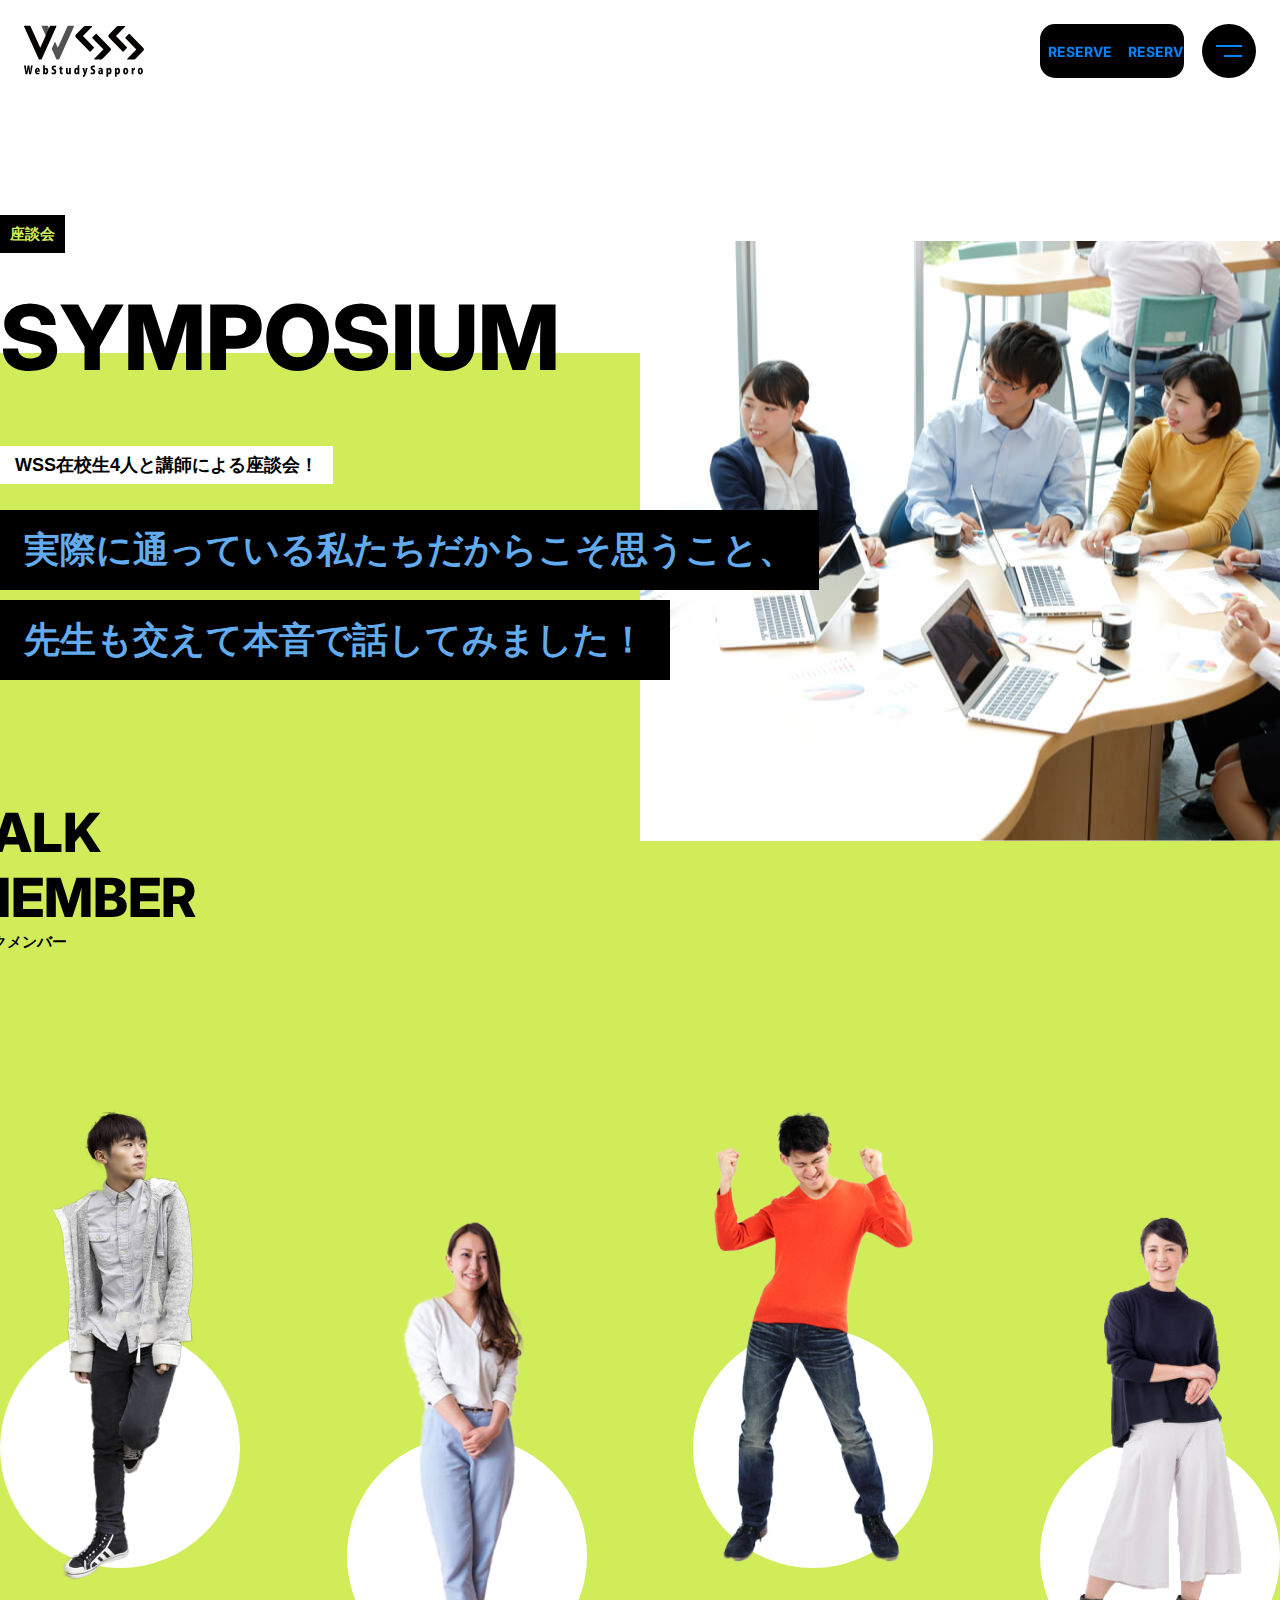
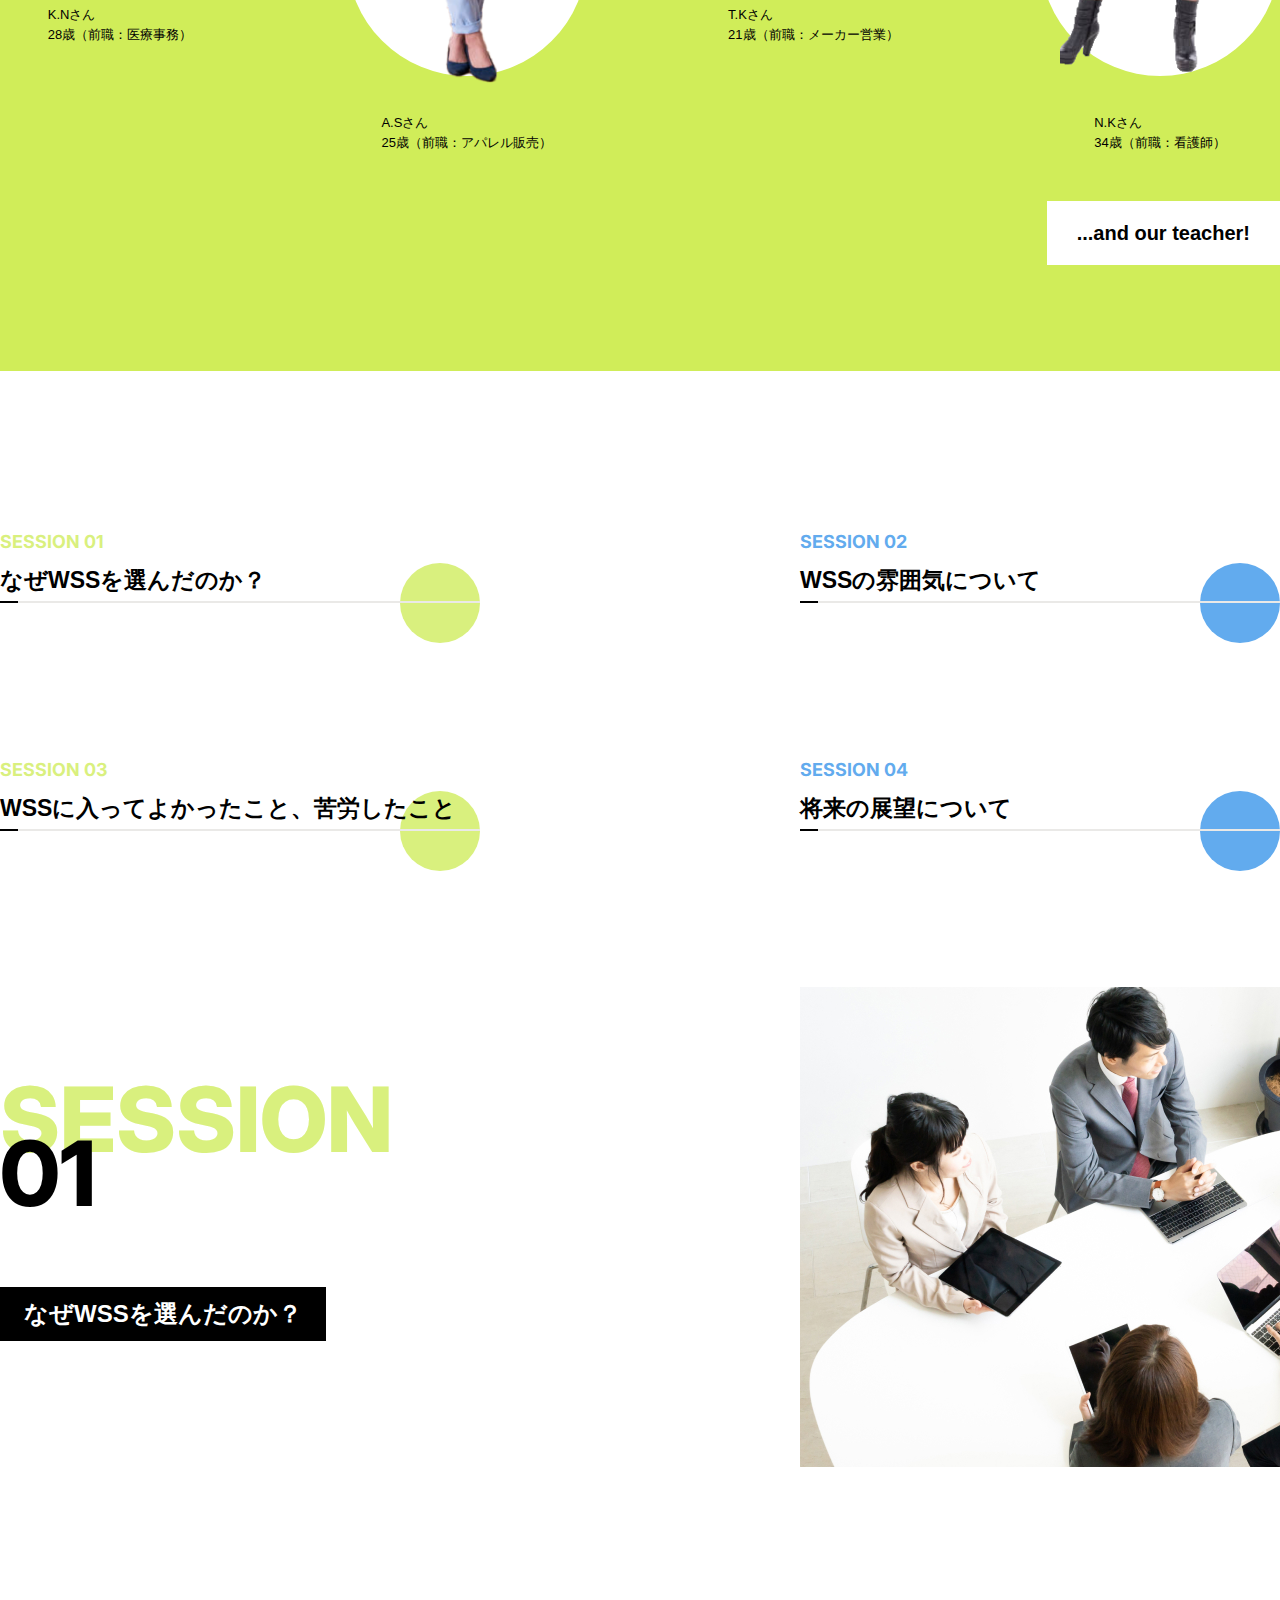
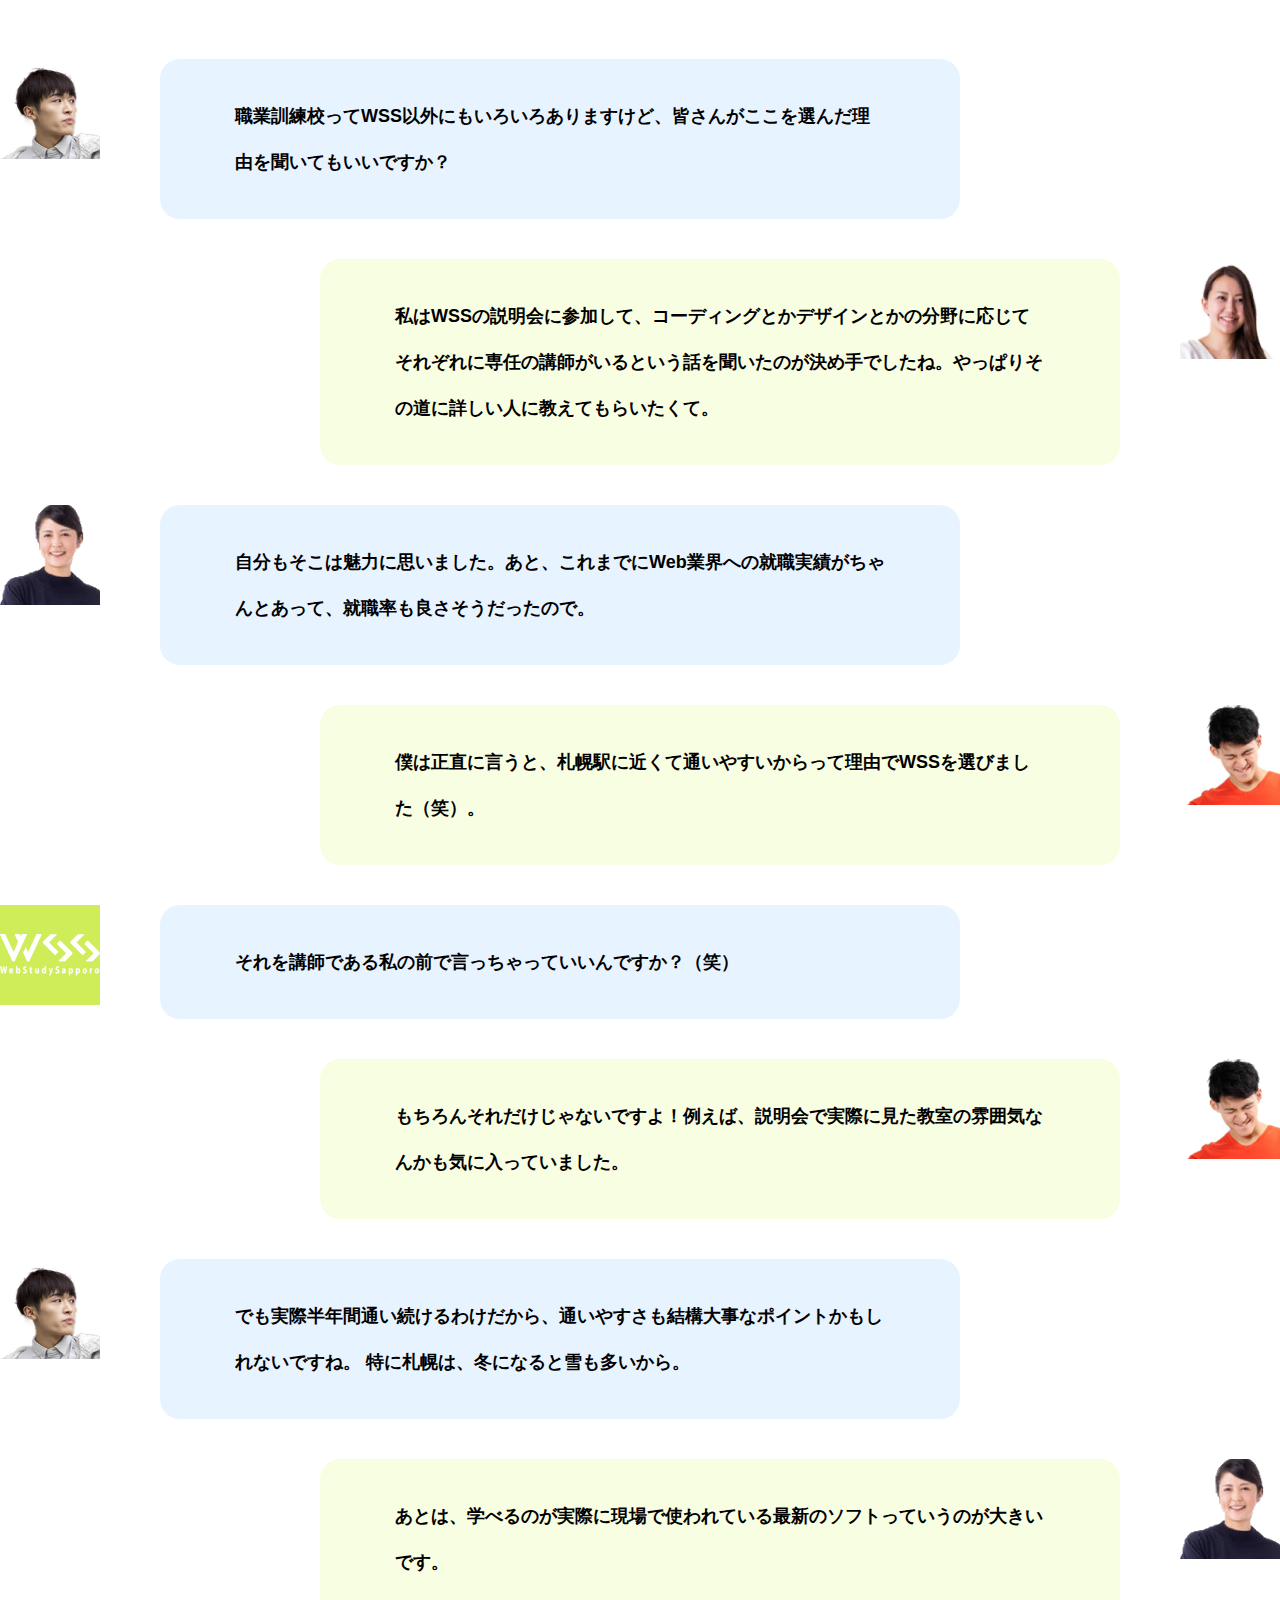
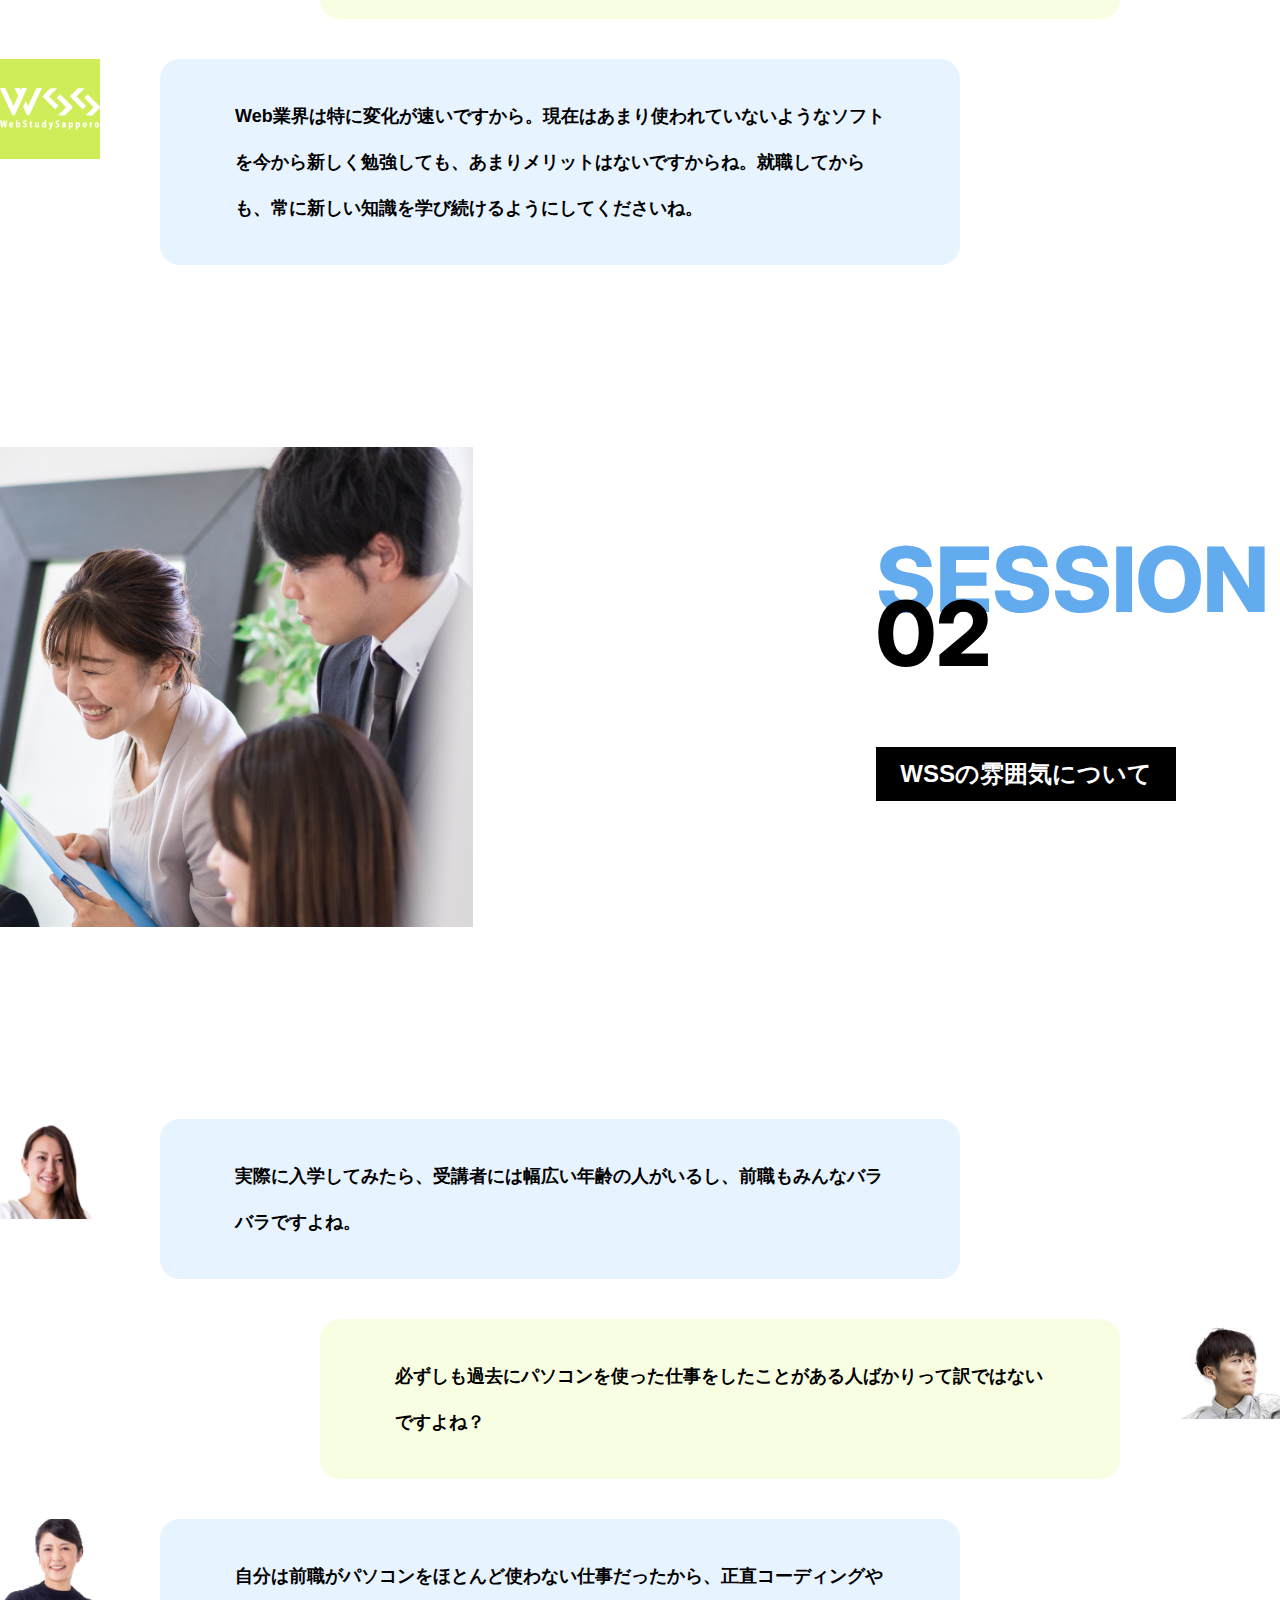
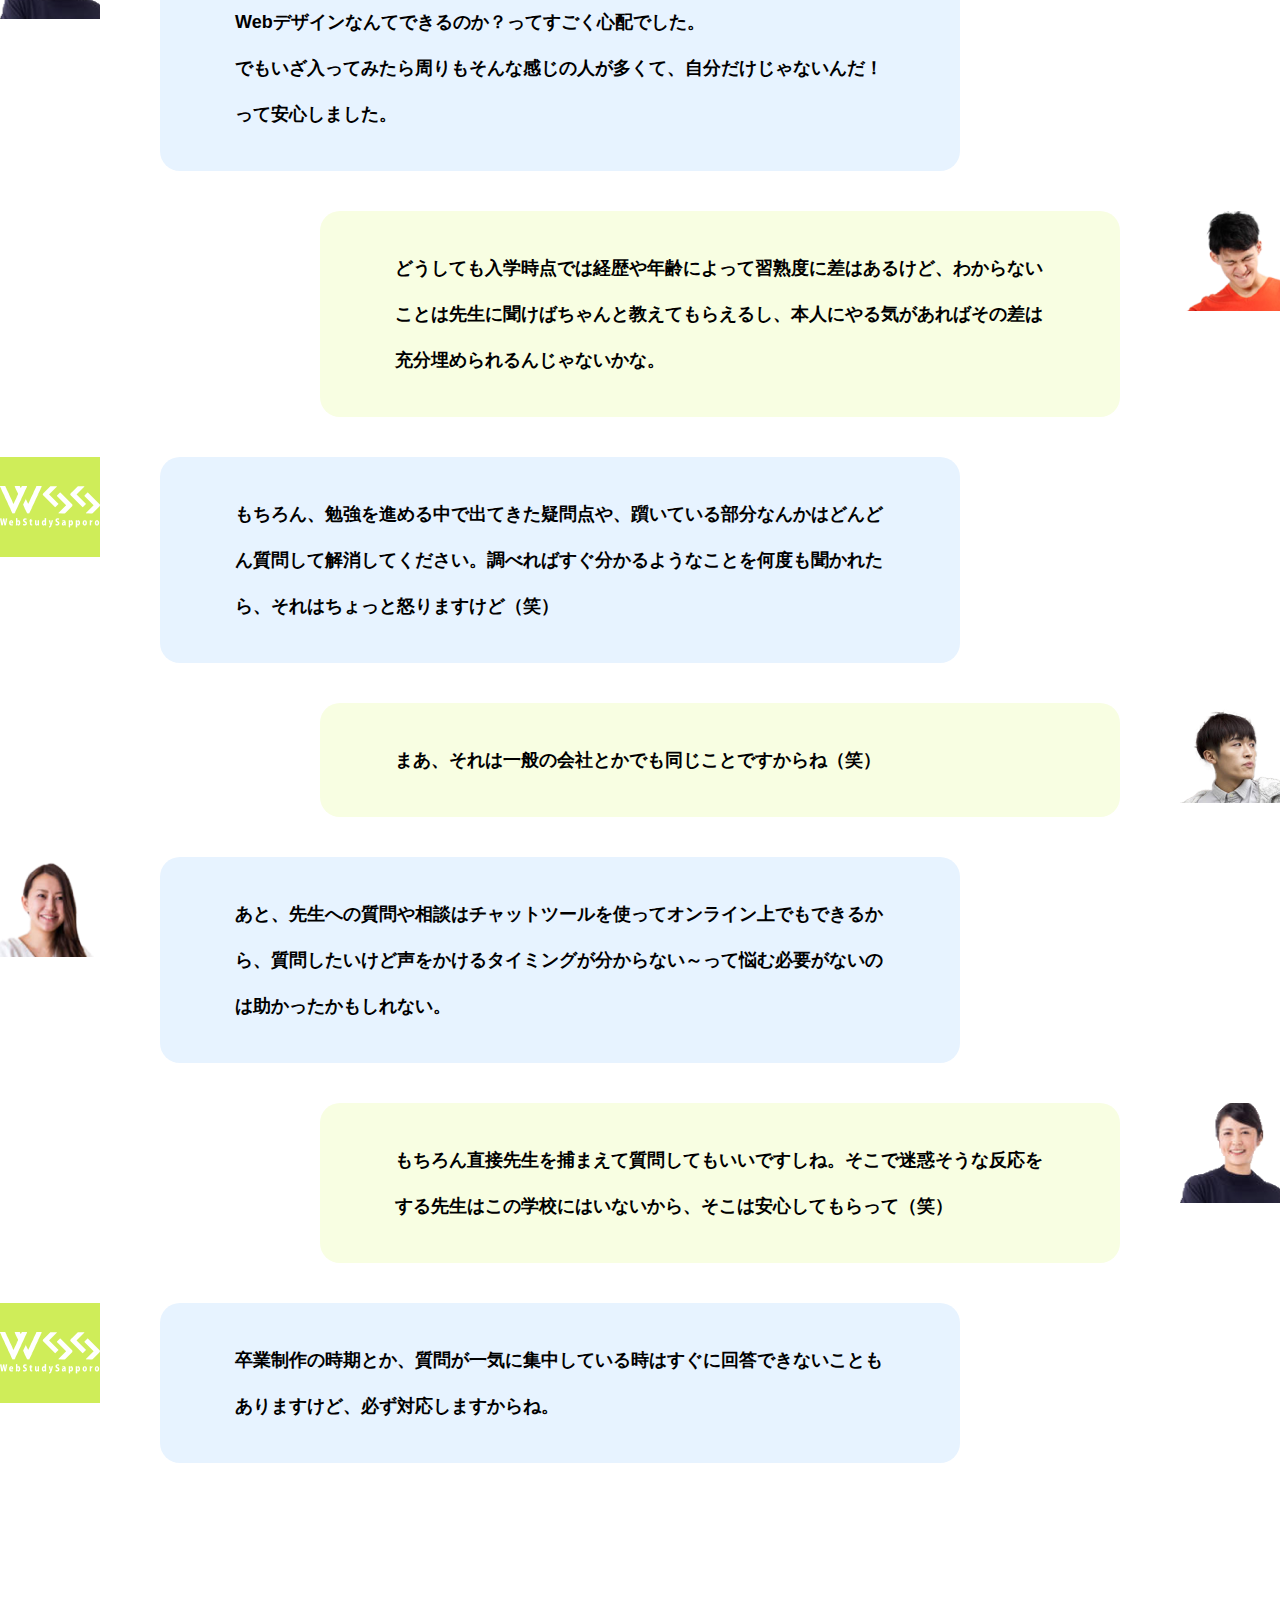
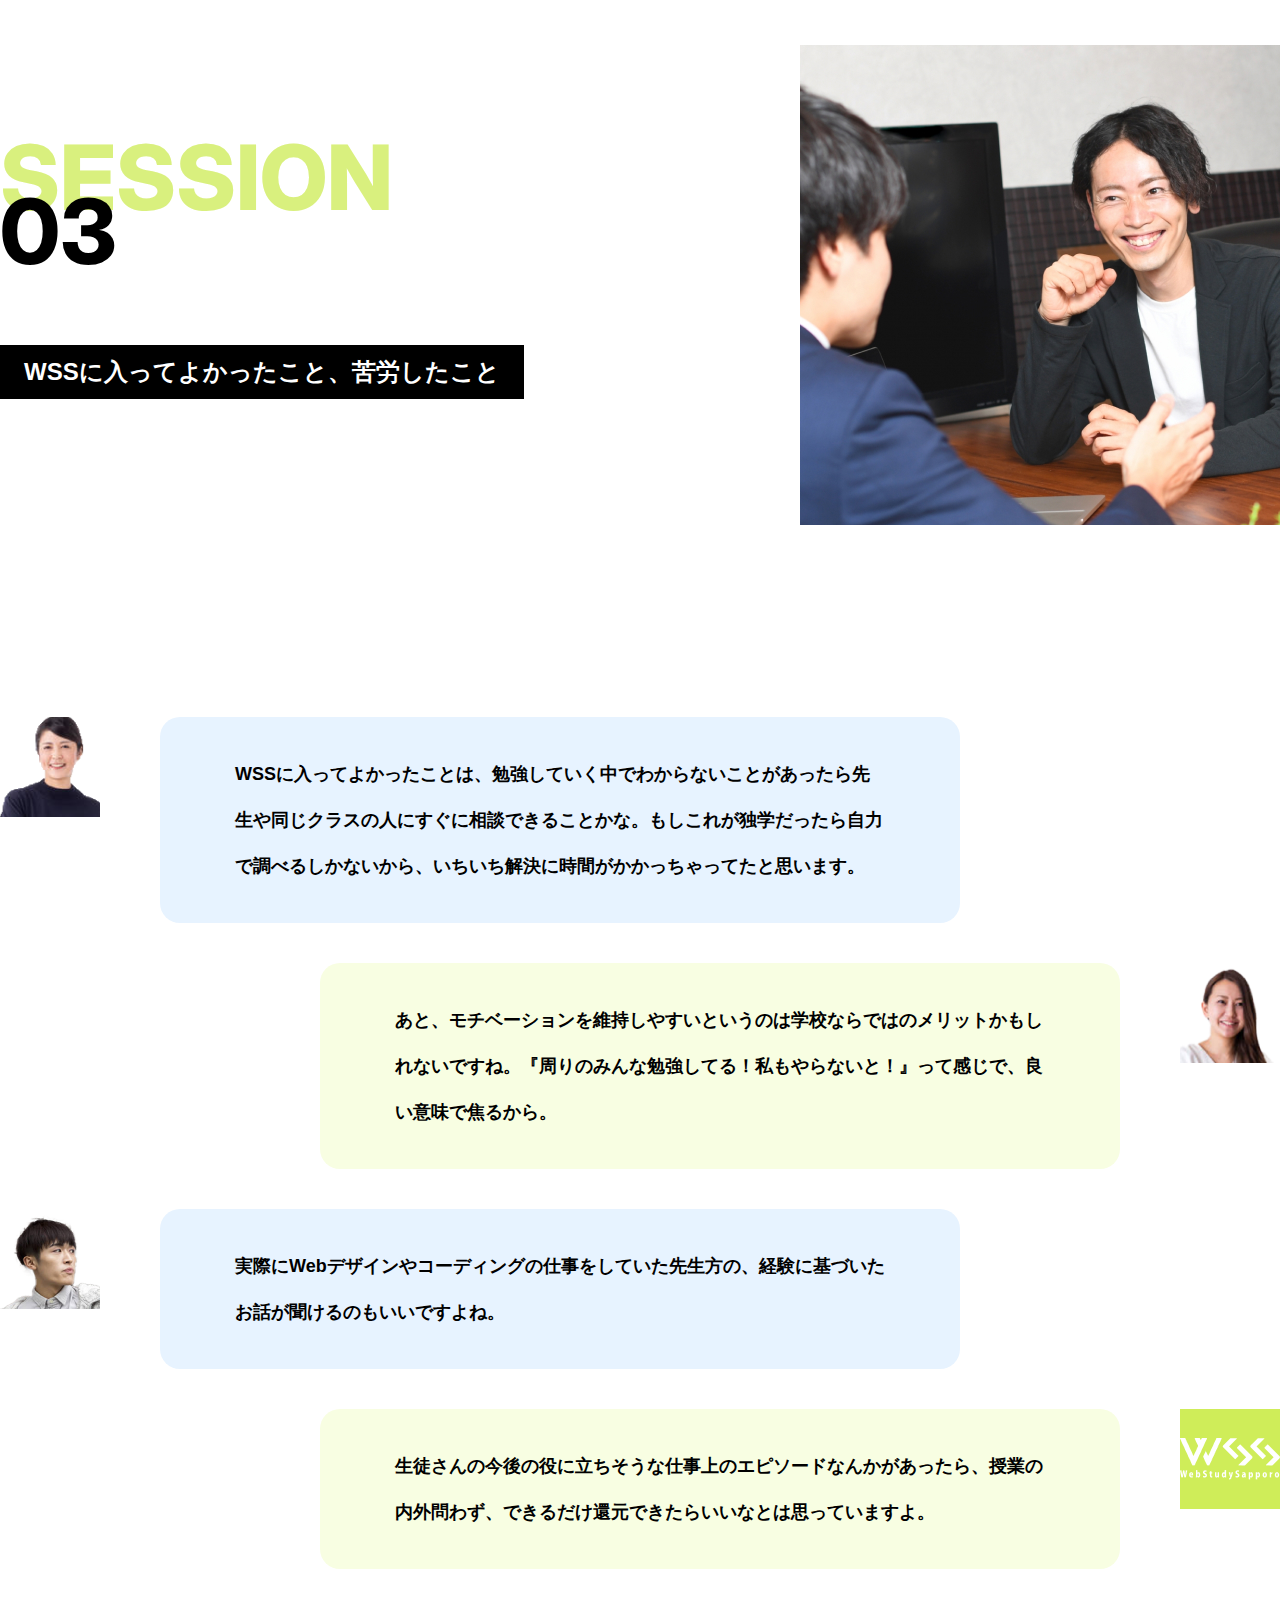
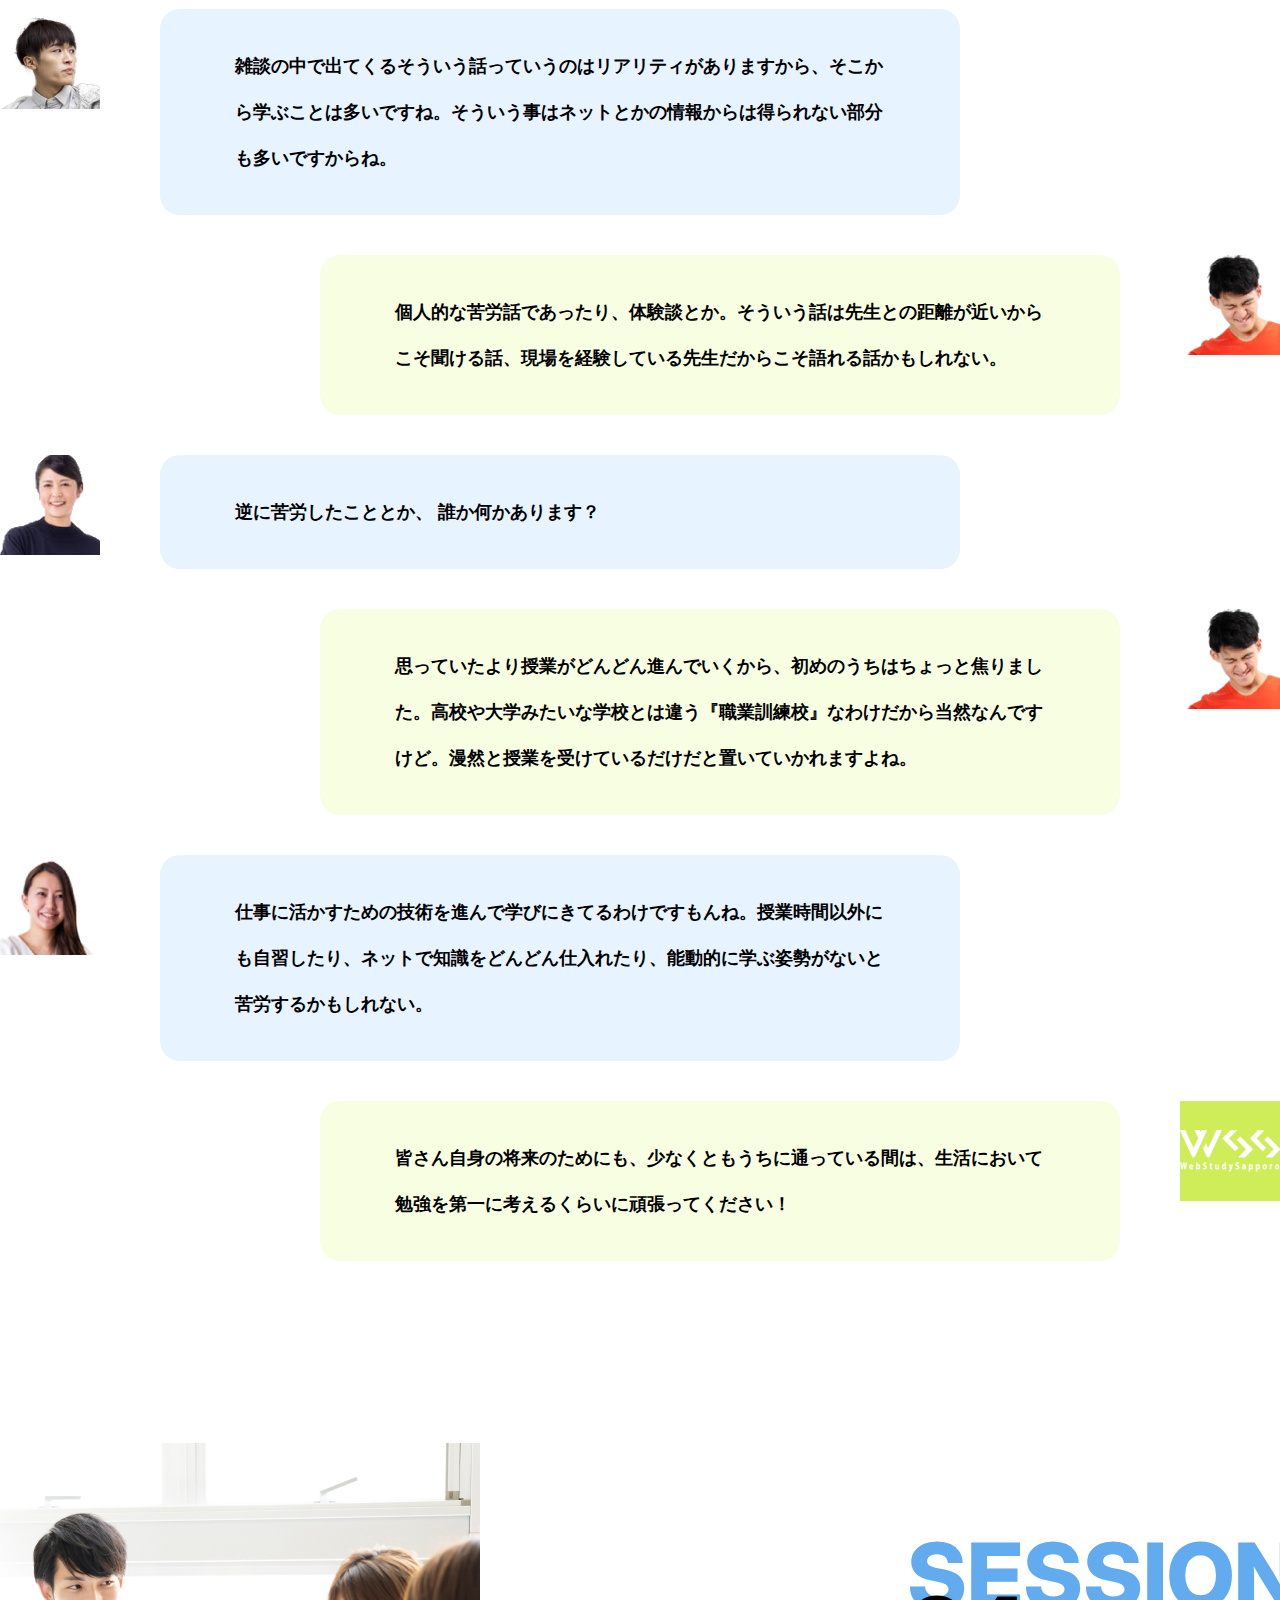
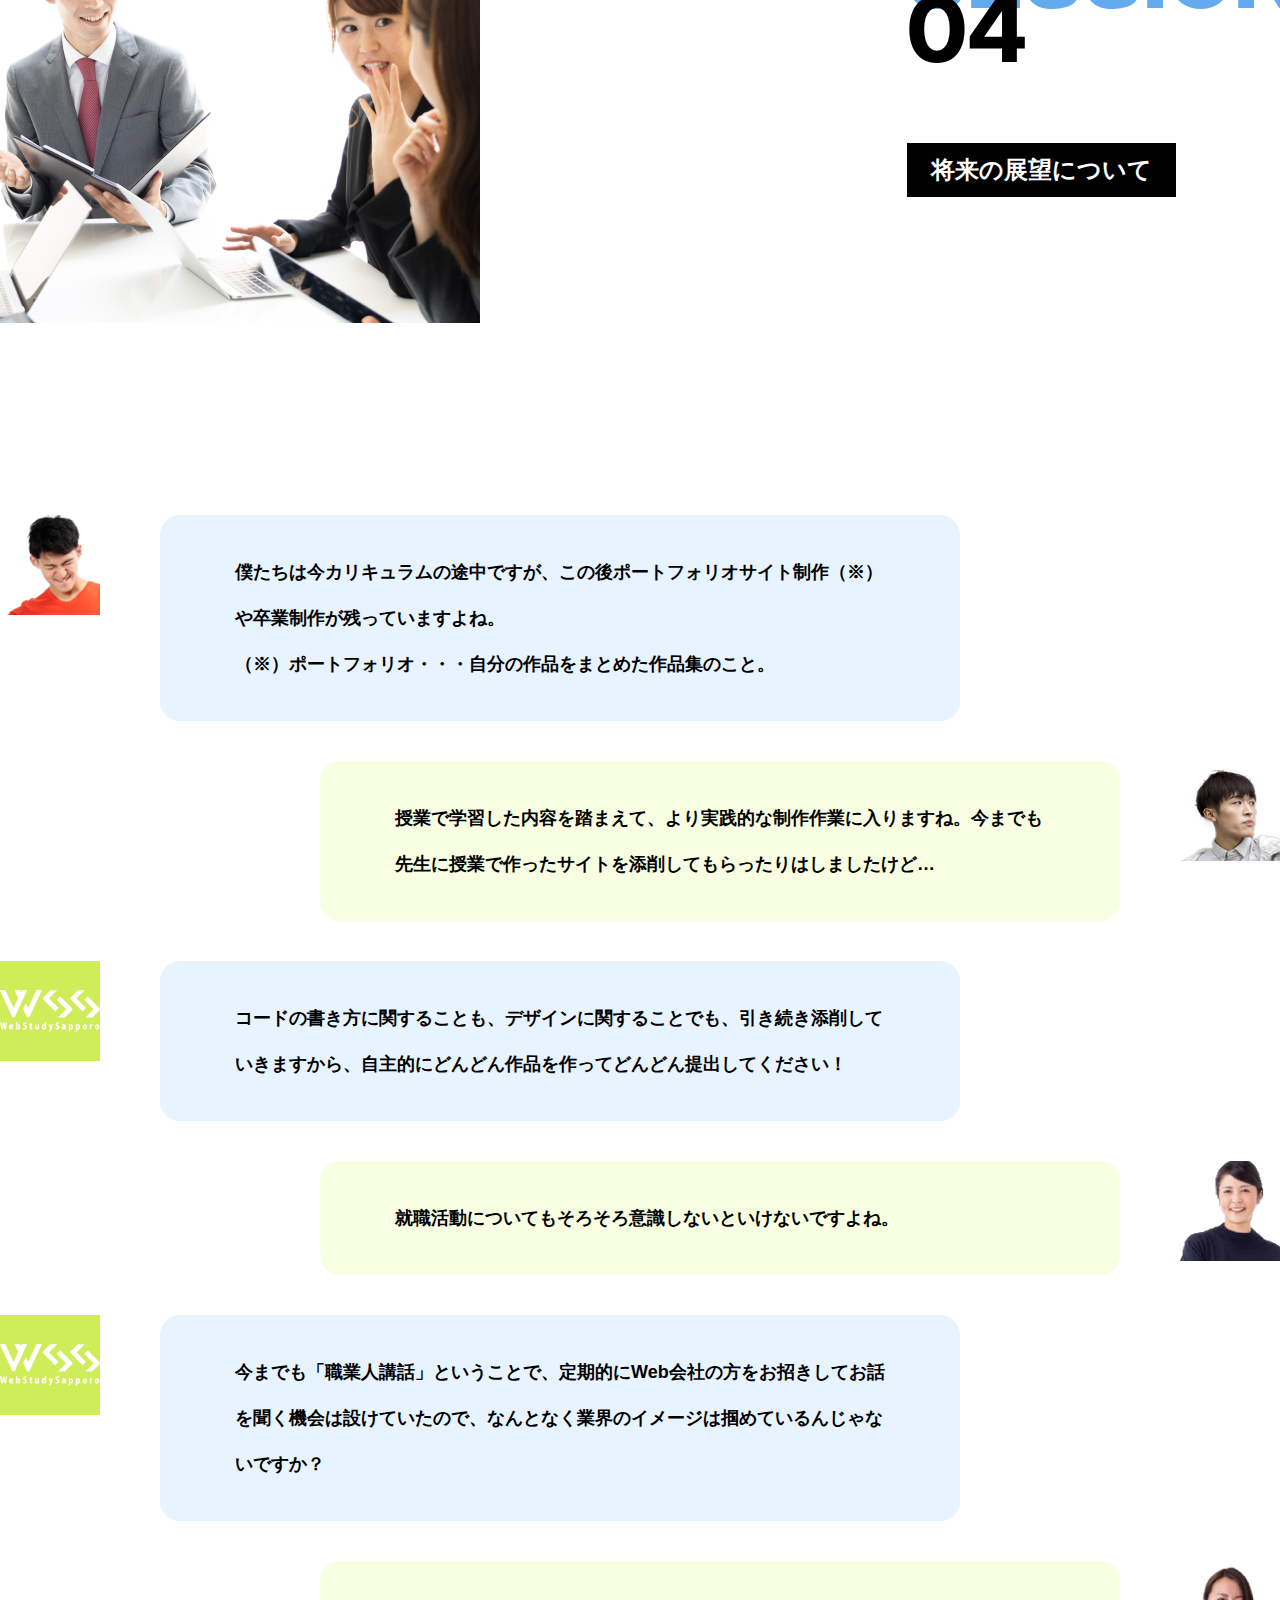
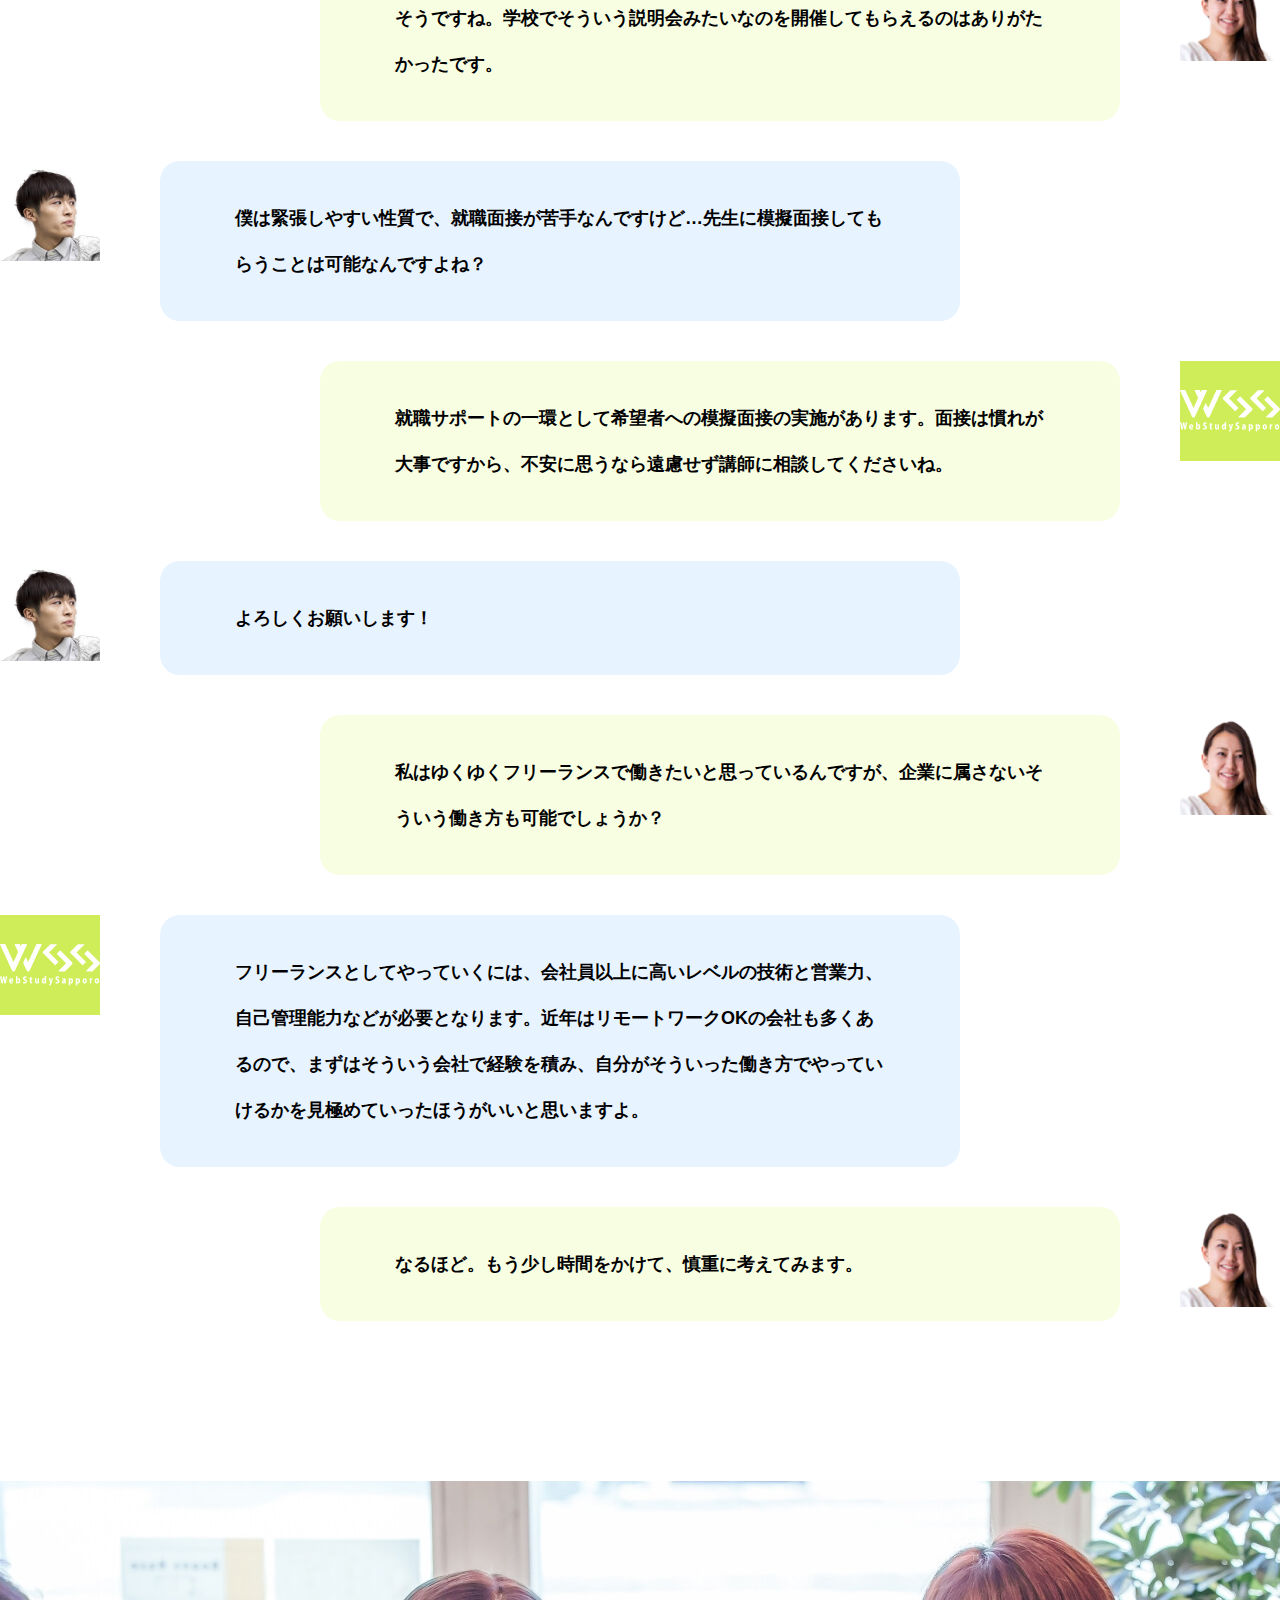
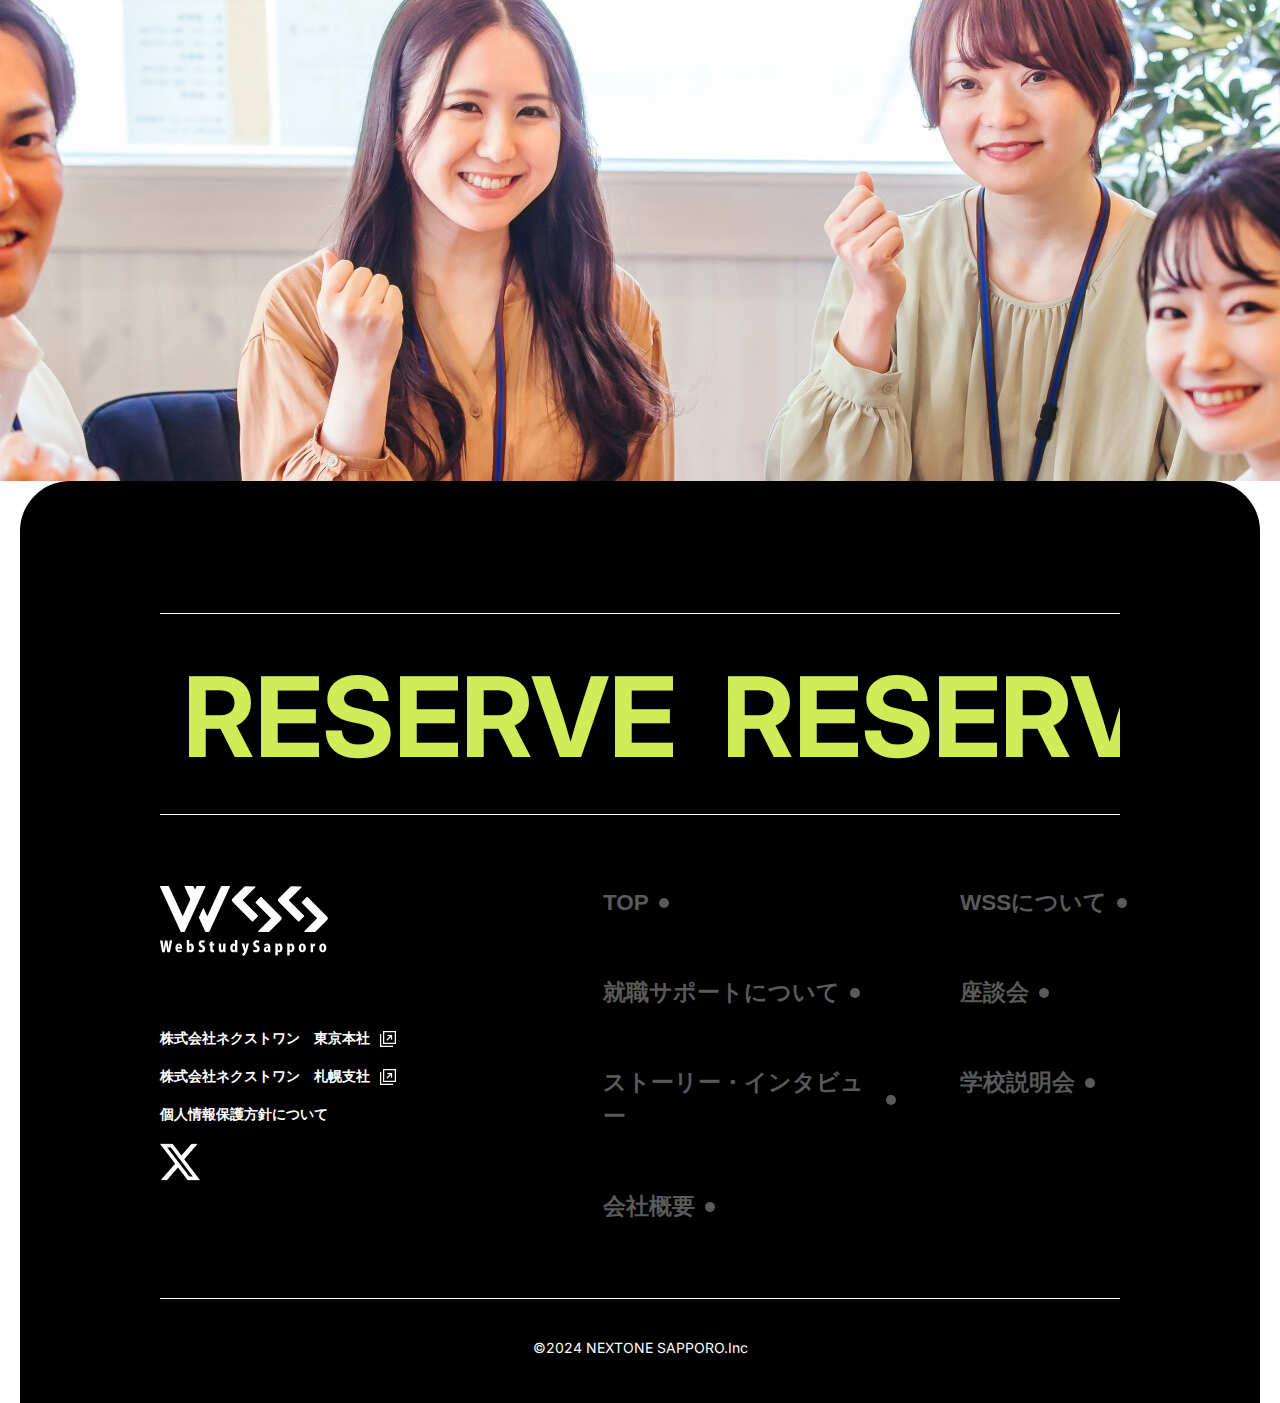
<file: symposium/index.html>
<!DOCTYPE html>
<html lang="ja">

<head>
  <meta charset="utf-8">
  <title>座談会｜札幌で未経験からでもWebデザイナーへ転職できる職業訓練校</title>
  <meta name="robots" content="noindex, nofollow">
  <meta name="keywords"
    content="北海道,札幌市,中央区,webクリエイター,webデザイナー,hp,ホームページ,ネクストワン,wss,ウェブスタディサッポロ,rwd,レスポンシブウェブデザイン,photoshop,adobe,html5,css3,javascript,,jquery,sass,scss,gulp,prepros">
  <meta name="description" content="WSSの在校生4人が、講師を交えてざっくばらんに座談会を行いました。性別・年齢・前職の違う人間が、どのように考え、どのように悩んでいるかを話してます。">
  <link rel="preconnect" href="https://fonts.googleapis.com">
  <link rel="preconnect" href="https://fonts.gstatic.com" crossorigin>
  <link href="https://fonts.googleapis.com/css2?family=Inter:wght@400;800&amp;display=swap" rel="stylesheet">
  <link href="../css/style.css" rel="stylesheet" media="all">
</head>

<body id="symposium">
  <div class="wrapper">
    <header class="header">
      <h1 class="header__ttl">
        <a class="header__link" href="../index.html"><img class="header__logo" src="../images/common/logo_wss_black.svg"
            alt="WSSロゴ"></a>
      </h1>
      <nav class="gnav">
        <ul class="gnav__nav">
          <li class="gnav__list">
            <a class="gnav__slide-link" href="../briefing/index.html">
              <p class="gnav__slide-txt--01">RESERVE</p>
              <p class="gnav__slide-txt--02">RESERVE</p>
              <p class="gnav__slide-txt--03">RESERVE</p>
              <p class="gnav__slide-txt--04">RESERVE</p>
            </a>
          </li>
          <li class="gnav__list">
            <div class="gnav__hamburger" id="gnav__hamburger">
              <div class="gnav__hamburger-inner">
                <span></span>
                <span></span>
              </div>
            </div>
          </li>
        </ul>
        <div class="gnav__menu-container" id="gnav__menu-container">
          <a class="gnav__menu-logo" href="../index.html">
            <img class="gnav__menu-img" src="../images/common/logo_wss_white.svg" alt="WSSロゴ">
          </a>
          <ul class="gnav__menu">
            <li class="gnav__menu-list"><a class="gnav__menu-link" href="../index.html" data-mask="TOP">TOP</a></li>
            <li class="gnav__menu-list"><a class="gnav__menu-link" href="../about/index.html"
                data-mask="WSSについて">WSSについて</a></li>
            <li class="gnav__menu-list"><a class="gnav__menu-link" href="../employment/index.html"
                data-mask="就職サポートについて">就職サポートについて</a></li>
            <li class="gnav__menu-list"><a class="gnav__menu-link" href="../symposium/index.html"
                data-mask="座談会">座談会</a></li>
            <li class="gnav__menu-list"><a class="gnav__menu-link" href="../interview/index.html"
                data-mask="ストーリー・インタビュー">ストーリー・インタビュー</a></li>
            <li class="gnav__menu-list"><a class="gnav__menu-link" href="../briefing/index.html"
                data-mask="学校説明会">学校説明会</a></li>
            <li class="gnav__menu-list"><a class="gnav__menu-link" href="../company/index.html"
                data-mask="会社概要">会社概要</a></li>
          </ul>
          <a class="gnav__menu-slide-link" href="../briefing/index.html">
            <p class="gnav__menu-slide-txt--01">RESERVE</p>
            <p class="gnav__menu-slide-txt--02">RESERVE</p>
            <p class="gnav__menu-slide-txt--03">RESERVE</p>
            <p class="gnav__menu-slide-txt--04">RESERVE</p>
          </a>
        </div>
      </nav>
    </header>
    <main class="main">
      <div class="fv">
        <div class="fv__ttl-box">
          <p class="fv__sub-ttl">座談会</p>
          <h2 class="fv__ttl">SYMPOSIUM</h2>
          <p class="fv__description">WSS在校生4人と講師による座談会！</p>
          <div class="fv__message-container">
            <p class="fv__message">実際に通っている私たちだからこそ思うこと、</p>
            <p class="fv__message">先生も交えて本音で話してみました！</p>
          </div>
        </div>
      </div>
      <section class="member">
        <div class="member__container">
          <div class="member__ttl-box">
            <h2 class="member__ttl">
              TALK<br>MEMBER
            </h2>
            <p class="member__sub-ttl">トークメンバー</p>
          </div>
          <ul class="member__ul">
            <li class="member__list">
              <p class="member__pic"><img class="member__img" src="../images/symposium/member_img_01.png" alt="座談会男性01">
              </p>
              <p class="member__info">
                K.Nさん<br>
                28歳（前職：医療事務）
              </p>
            </li>
            <li class="member__list">
              <p class="member__pic"><img class="member__img" src="../images/symposium/member_img_02.png" alt="座談会女性01">
              </p>
              <p class="member__info">
                A.Sさん<br>
                25歳（前職：アパレル販売）
              </p>
            </li>
            <li class="member__list">
              <p class="member__pic"><img class="member__img" src="../images/symposium/member_img_03.png" alt="座談会男性02">
              </p>
              <p class="member__info">
                T.Kさん<br>
                21歳（前職：メーカー営業）
              </p>
            </li>
            <li class="member__list">
              <p class="member__pic"><img class="member__img" src="../images/symposium/member_img_04.png" alt="座談会女性02">
              </p>
              <p class="member__info">
                N.Kさん<br>
                34歳（前職：看護師）
              </p>
            </li>
          </ul>
          <p class="member__txt">...and our teacher!</p>
        </div>
      </section>
      <section class="session">
        <div class="session__container">
          <ul class="session__link-ul">
            <li class="session__link-list">
              <a class="session__link" href="#session-01">
                <p class="session__link-heading">SESSION 01</p>
                <p class="session__link-txt">なぜWSSを選んだのか？</p>
              </a>
            </li>
            <li class="session__link-list">
              <a class="session__link" href="#session-02">
                <p class="session__link-heading">SESSION 02</p>
                <p class="session__link-txt">WSSの雰囲気について</p>
              </a>
            </li>
            <li class="session__link-list">
              <a class="session__link" href="#session-03">
                <p class="session__link-heading">SESSION 03</p>
                <p class="session__link-txt">WSSに入ってよかったこと、苦労したこと</p>
              </a>
            </li>
            <li class="session__link-list">
              <a class="session__link" href="#session-04">
                <p class="session__link-heading">SESSION 04</p>
                <p class="session__link-txt">将来の展望について</p>
              </a>
            </li>
          </ul>
          <ul class="session__ul">
            <li class="session__list" id="session-01">
              <h2 class="session__ttl">なぜWSSを選んだのか？</h2>
              <ul class="session__talk-ul">
                <li class="session__talk-list man-01">
                  <p class="session__talk-txt">
                    職業訓練校ってWSS以外にもいろいろありますけど、皆さんがここを選んだ理由を聞いてもいいですか？
                  </p>
                </li>
                <li class="session__talk-list woman-01">
                  <p class="session__talk-txt">
                    私はWSSの説明会に参加して、コーディングとかデザインとかの分野に応じてそれぞれに専任の講師がいるという話を聞いたのが決め手でしたね。やっぱりその道に詳しい人に教えてもらいたくて。
                  </p>
                </li>
                <li class="session__talk-list woman-02">
                  <p class="session__talk-txt">
                    自分もそこは魅力に思いました。あと、これまでにWeb業界への就職実績がちゃんとあって、就職率も良さそうだったので。
                  </p>
                </li>
                <li class="session__talk-list man-02">
                  <p class="session__talk-txt">
                    僕は正直に言うと、札幌駅に近くて通いやすいからって理由でWSSを選びました（笑）。
                  </p>
                </li>
                <li class="session__talk-list teacher">
                  <p class="session__talk-txt">
                    それを講師である私の前で言っちゃっていいんですか？（笑）
                  </p>
                </li>
                <li class="session__talk-list man-02">
                  <p class="session__talk-txt">
                    もちろんそれだけじゃないですよ！例えば、説明会で実際に見た教室の雰囲気なんかも気に入っていました。
                  </p>
                </li>
                <li class="session__talk-list man-01">
                  <p class="session__talk-txt">
                    でも実際半年間通い続けるわけだから、通いやすさも結構大事なポイントかもしれないですね。 特に札幌は、冬になると雪も多いから。
                  </p>
                </li>
                <li class="session__talk-list woman-02">
                  <p class="session__talk-txt">
                    あとは、学べるのが実際に現場で使われている最新のソフトっていうのが大きいです。
                  </p>
                </li>
                <li class="session__talk-list teacher">
                  <p class="session__talk-txt">
                    Web業界は特に変化が速いですから。現在はあまり使われていないようなソフトを今から新しく勉強しても、あまりメリットはないですからね。就職してからも、常に新しい知識を学び続けるようにしてくださいね。
                  </p>
                </li>
              </ul>
            </li>
            <li class="session__list" id="session-02">
              <h2 class="session__ttl">WSSの雰囲気について</h2>
              <ul class="session__talk-ul">
                <li class="session__talk-list woman-01">
                  <p class="session__talk-txt">
                    実際に入学してみたら、受講者には幅広い年齢の人がいるし、前職もみんなバラバラですよね。
                  </p>
                </li>
                <li class="session__talk-list man-01">
                  <p class="session__talk-txt">
                    必ずしも過去にパソコンを使った仕事をしたことがある人ばかりって訳ではないですよね？
                  </p>
                </li>
                <li class="session__talk-list woman-02">
                  <p class="session__talk-txt">
                    自分は前職がパソコンをほとんど使わない仕事だったから、正直コーディングやWebデザインなんてできるのか？ってすごく心配でした。<br>でもいざ入ってみたら周りもそんな感じの人が多くて、自分だけじゃないんだ！って安心しました。
                  </p>
                </li>
                <li class="session__talk-list man-02">
                  <p class="session__talk-txt">
                    どうしても入学時点では経歴や年齢によって習熟度に差はあるけど、わからないことは先生に聞けばちゃんと教えてもらえるし、本人にやる気があればその差は充分埋められるんじゃないかな。
                  </p>
                </li>
                <li class="session__talk-list teacher">
                  <p class="session__talk-txt">
                    もちろん、勉強を進める中で出てきた疑問点や、躓いている部分なんかはどんどん質問して解消してください。調べればすぐ分かるようなことを何度も聞かれたら、それはちょっと怒りますけど（笑）
                  </p>
                </li>
                <li class="session__talk-list man-01">
                  <p class="session__talk-txt">
                    まあ、それは一般の会社とかでも同じことですからね（笑）
                  </p>
                </li>
                <li class="session__talk-list woman-01">
                  <p class="session__talk-txt">
                    あと、先生への質問や相談はチャットツールを使ってオンライン上でもできるから、質問したいけど声をかけるタイミングが分からない～って悩む必要がないのは助かったかもしれない。
                  </p>
                </li>
                <li class="session__talk-list woman-02">
                  <p class="session__talk-txt">
                    もちろん直接先生を捕まえて質問してもいいですしね。そこで迷惑そうな反応をする先生はこの学校にはいないから、そこは安心してもらって（笑）
                  </p>
                </li>
                <li class="session__talk-list teacher">
                  <p class="session__talk-txt">
                    卒業制作の時期とか、質問が一気に集中している時はすぐに回答できないこともありますけど、必ず対応しますからね。
                  </p>
                </li>
              </ul>
            </li>
            <li class="session__list" id="session-03">
              <h2 class="session__ttl">WSSに入ってよかったこと、苦労したこと</h2>
              <ul class="session__talk-ul">
                <li class="session__talk-list woman-02">
                  <p class="session__talk-txt">
                    WSSに入ってよかったことは、勉強していく中でわからないことがあったら先生や同じクラスの人にすぐに相談できることかな。もしこれが独学だったら自力で調べるしかないから、いちいち解決に時間がかかっちゃってたと思います。
                  </p>
                </li>
                <li class="session__talk-list woman-01">
                  <p class="session__talk-txt">
                    あと、モチベーションを維持しやすいというのは学校ならではのメリットかもしれないですね。『周りのみんな勉強してる！私もやらないと！』って感じで、良い意味で焦るから。
                  </p>
                </li>
                <li class="session__talk-list man-01">
                  <p class="session__talk-txt">
                    実際にWebデザインやコーディングの仕事をしていた先生方の、経験に基づいたお話が聞けるのもいいですよね。
                  </p>
                </li>
                <li class="session__talk-list teacher">
                  <p class="session__talk-txt">
                    生徒さんの今後の役に立ちそうな仕事上のエピソードなんかがあったら、授業の内外問わず、できるだけ還元できたらいいなとは思っていますよ。
                  </p>
                </li>
                <li class="session__talk-list man-01">
                  <p class="session__talk-txt">
                    雑談の中で出てくるそういう話っていうのはリアリティがありますから、そこから学ぶことは多いですね。そういう事はネットとかの情報からは得られない部分も多いですからね。
                  </p>
                </li>
                <li class="session__talk-list man-02">
                  <p class="session__talk-txt">
                    個人的な苦労話であったり、体験談とか。そういう話は先生との距離が近いからこそ聞ける話、現場を経験している先生だからこそ語れる話かもしれない。
                  </p>
                </li>
                <li class="session__talk-list woman-02">
                  <p class="session__talk-txt">
                    逆に苦労したこととか、 誰か何かあります？
                  </p>
                </li>
                <li class="session__talk-list man-02">
                  <p class="session__talk-txt">
                    思っていたより授業がどんどん進んでいくから、初めのうちはちょっと焦りました。高校や大学みたいな学校とは違う『職業訓練校』なわけだから当然なんですけど。漫然と授業を受けているだけだと置いていかれますよね。
                  </p>
                </li>
                <li class="session__talk-list woman-01">
                  <p class="session__talk-txt">
                    仕事に活かすための技術を進んで学びにきてるわけですもんね。授業時間以外にも自習したり、ネットで知識をどんどん仕入れたり、能動的に学ぶ姿勢がないと苦労するかもしれない。
                  </p>
                </li>
                <li class="session__talk-list teacher">
                  <p class="session__talk-txt">
                    皆さん自身の将来のためにも、少なくともうちに通っている間は、生活において勉強を第一に考えるくらいに頑張ってください！
                  </p>
                </li>
              </ul>
            </li>
            <li class="session__list" id="session-04">
              <h2 class="session__ttl">将来の展望について</h2>
              <ul class="session__talk-ul">
                <li class="session__talk-list man-02">
                  <p class="session__talk-txt">
                    僕たちは今カリキュラムの途中ですが、この後ポートフォリオサイト制作（※）や卒業制作が残っていますよね。<br>
                    （※）ポートフォリオ・・・自分の作品をまとめた作品集のこと。
                  </p>
                </li>
                <li class="session__talk-list man-01">
                  <p class="session__talk-txt">
                    授業で学習した内容を踏まえて、より実践的な制作作業に入りますね。今までも先生に授業で作ったサイトを添削してもらったりはしましたけど…
                  </p>
                </li>
                <li class="session__talk-list teacher">
                  <p class="session__talk-txt">
                    コードの書き方に関することも、デザインに関することでも、引き続き添削していきますから、自主的にどんどん作品を作ってどんどん提出してください！
                  </p>
                </li>
                <li class="session__talk-list woman-02">
                  <p class="session__talk-txt">
                    就職活動についてもそろそろ意識しないといけないですよね。
                  </p>
                </li>
                <li class="session__talk-list teacher">
                  <p class="session__talk-txt">
                    今までも「職業人講話」ということで、定期的にWeb会社の方をお招きしてお話を聞く機会は設けていたので、なんとなく業界のイメージは掴めているんじゃないですか？
                  </p>
                </li>
                <li class="session__talk-list woman-01">
                  <p class="session__talk-txt">
                    そうですね。学校でそういう説明会みたいなのを開催してもらえるのはありがたかったです。
                  </p>
                </li>
                <li class="session__talk-list man-01">
                  <p class="session__talk-txt">
                    僕は緊張しやすい性質で、就職面接が苦手なんですけど…先生に模擬面接してもらうことは可能なんですよね？
                  </p>
                </li>
                <li class="session__talk-list teacher">
                  <p class="session__talk-txt">
                    就職サポートの一環として希望者への模擬面接の実施があります。面接は慣れが大事ですから、不安に思うなら遠慮せず講師に相談してくださいね。
                  </p>
                </li>
                <li class="session__talk-list man-01">
                  <p class="session__talk-txt">
                    よろしくお願いします！
                  </p>
                </li>
                <li class="session__talk-list woman-01">
                  <p class="session__talk-txt">
                    私はゆくゆくフリーランスで働きたいと思っているんですが、企業に属さないそういう働き方も可能でしょうか？
                  </p>
                </li>
                <li class="session__talk-list teacher">
                  <p class="session__talk-txt">
                    フリーランスとしてやっていくには、会社員以上に高いレベルの技術と営業力、自己管理能力などが必要となります。近年はリモートワークOKの会社も多くあるので、まずはそういう会社で経験を積み、自分がそういった働き方でやっていけるかを見極めていったほうがいいと思いますよ。
                  </p>
                </li>
                <li class="session__talk-list woman-01">
                  <p class="session__talk-txt">
                    なるほど。もう少し時間をかけて、慎重に考えてみます。
                  </p>
                </li>
              </ul>
            </li>
          </ul>
        </div>
        <div class="session__bg"></div>
      </section>
    </main>
    <footer class="footer">
      <div class="footer__inner">
        <a class="footer__slide-link" href="../briefing/index.html">
          <p class="footer__slide-txt--01">RESERVE</p>
          <p class="footer__slide-txt--02">RESERVE</p>
          <p class="footer__slide-txt--03">RESERVE</p>
          <p class="footer__slide-txt--04">RESERVE</p>
        </a>
        <div class="footer__container">
          <div class="footer__link-box">
            <h2 class="footer__ttl">
              <a class="footer__logo-link" href="../index.html"><img class="footer__logo-img"
                  src="../images/common/logo_wss_white.svg" alt="WSSロゴ"></a>
            </h2>
            <ul class="footer__ul">
              <li class="footer__list"><a class="footer__link external" href="https://www.next-japan.co.jp/"
                  target="_blank">株式会社ネクストワン　東京本社</a></li>
              <li class="footer__list"><a class="footer__link external" href="https://next1sapporo.net/"
                  target="_blank">株式会社ネクストワン　札幌支社</a></li>
              <li class="footer__list"><a class="footer__link" href="../personal/index.html">個人情報保護方針について</a></li>
              <li class="footer__list"><a class="footer__link" href="https://twitter.com/webstudysapporo"
                  target="_blank"><img class="footer__sns-icon" src="../images/common/icon_twitter.png"
                    alt="twitterアイコン"></a>
              </li>
            </ul>
          </div>
          <nav class="fnav">
            <ul class="fnav__nav">
              <li class="fnav__list"><a class="fnav__link" href="../index.html" data-mask="TOP">TOP</a></li>
              <li class="fnav__list"><a class="fnav__link" href="../about/index.html" data-mask="WSSについて">WSSについて</a>
              </li>
              <li class="fnav__list"><a class="fnav__link" href="../employment/index.html"
                  data-mask="就職サポートについて">就職サポートについて</a></li>
              <li class="fnav__list"><a class="fnav__link" href="../symposium/index.html" data-mask="座談会">座談会</a></li>
              <li class="fnav__list"><a class="fnav__link" href="../interview/index.html"
                  data-mask="ストーリー・インタビュー">ストーリー・インタビュー</a></li>
              <li class="fnav__list"><a class="fnav__link" href="../briefing/index.html" data-mask="学校説明会">学校説明会</a>
              </li>
              <li class="fnav__list"><a class="fnav__link" href="../company/index.html" data-mask="会社概要">会社概要</a></li>
            </ul>
          </nav>
        </div>
        <p class="footer__copy"><small class="footer__small">&copy;2024 NEXTONE SAPPORO.Inc</small></p>
      </div>
    </footer>
    <div class="back-btn" id="back-btn">
      <div class="back-btn__wrap">
        <a class="back-btn__link" href="#">
          <div class="back-btn__btn-icon">
            <div class="back-btn__circle"></div>
            <div class="back-btn__arrow"></div>
          </div>
        </a>
      </div>
    </div>
  </div>
  <script src="../js/script.js"></script>
</body>

</html>
</file>
<file: css/style.css>
@charset "UTF-8";
/*
html5doctor.com Reset Stylesheet
v1.6.1
Last Updated: 2010-09-17
Author: Richard Clark - http://richclarkdesign.com
Twitter: @rich_clark
*/
html, body, div, span, object, iframe,
h1, h2, h3, h4, h5, h6, p, blockquote, pre,
abbr, address, cite, code,
del, dfn, em, img, ins, kbd, q, samp,
small, strong, sub, sup, var,
b, i,
dl, dt, dd, ol, ul, li,
fieldset, form, label, legend,
table, caption, tbody, tfoot, thead, tr, th, td,
article, aside, canvas, details, figcaption, figure,
footer, header, hgroup, menu, nav, section, summary,
time, mark, audio, video {
  margin: 0;
  padding: 0;
  border: 0;
  outline: 0;
  font-size: 100%;
  vertical-align: baseline;
  background: transparent;
  box-sizing: border-box;
}

body {
  line-height: 1;
}

article, aside, details, figcaption, figure,
footer, header, hgroup, menu, nav, section {
  display: block;
}

nav ul {
  list-style: none;
}

blockquote, q {
  quotes: none;
}

blockquote:before, blockquote:after,
q:before, q:after {
  content: "";
  content: none;
}

a {
  margin: 0;
  padding: 0;
  font-size: 100%;
  vertical-align: baseline;
  background: transparent;
}

/* change colours to suit your needs */
ins {
  background-color: #ff9;
  color: #000;
  text-decoration: none;
}

/* change colours to suit your needs */
mark {
  background-color: #ff9;
  color: #000;
  font-style: italic;
  font-weight: bold;
}

del {
  text-decoration: line-through;
}

abbr[title], dfn[title] {
  border-bottom: 1px dotted;
  cursor: help;
}

table {
  border-collapse: collapse;
  border-spacing: 0;
}

/* change border colour to suit your needs */
hr {
  display: block;
  height: 1px;
  border: 0;
  border-top: 1px solid #cccccc;
  margin: 1em 0;
  padding: 0;
}

input, select {
  vertical-align: middle;
}

html {
  scroll-behavior: smooth;
}

body {
  color: #000;
  font-family: "游ゴシック体", YuGothic, "游ゴシック", "Yu Gothic", sans-serif;
  font-weight: 500;
}

.header {
  align-items: center;
  display: flex;
  justify-content: space-between;
  left: 0;
  padding: 24px;
  position: fixed;
  top: 0;
  width: 100%;
  z-index: 100;
}
.header__ttl {
  transition: 0.5s linear;
  width: 120px;
}
.header__ttl.hidden {
  opacity: 0;
  transform: translateY(-120%);
}
.header__link {
  display: block;
  width: 100%;
}
.header__logo {
  display: block;
  -o-object-fit: cover;
     object-fit: cover;
  width: 100%;
}

.gnav__nav {
  align-items: center;
  display: flex;
  gap: 18px;
}
.gnav__list {
  list-style-type: none;
}
.gnav__slide-link {
  background-color: #000;
  border-radius: 15px;
  display: flex;
  overflow: hidden;
  text-decoration: none;
  transition: 0.5s linear;
  width: 144px;
}
.gnav__slide-link.hidden {
  opacity: 0;
  transform: translateY(-150%);
}
.gnav__slide-link p {
  color: #0085ff;
  font-family: "Inter", sans-serif;
  font-size: 14px;
  font-weight: 700;
  line-height: 17px;
  padding: 18.5px 8px;
}
.gnav__slide-txt--01 {
  animation: slide-01 15s linear infinite;
}
.gnav__slide-txt--02 {
  animation: slide-02 15s linear infinite;
}
.gnav__slide-txt--03 {
  animation: slide-03 15s linear infinite;
}
.gnav__slide-txt--04 {
  animation: slide-04 15s linear infinite;
}
@keyframes slide-01 {
  0% {
    transform: translate3d(0, 0, 0);
  }
  25% {
    transform: translate3d(-100%, 0, 0);
  }
  25.01% {
    transform: translate3d(300%, 0, 0);
  }
  50% {
    transform: translate3d(200%, 0, 0);
  }
  75% {
    transform: translate3d(100%, 0, 0);
  }
  100% {
    transform: translate3d(0, 0, 0);
  }
}
@keyframes slide-02 {
  0% {
    transform: translate3d(0, 0, 0);
  }
  25% {
    transform: translate3d(-100%, 0, 0);
  }
  50% {
    transform: translate3d(-200%, 0, 0);
  }
  50.01% {
    transform: translate3d(200%, 0, 0);
  }
  75% {
    transform: translate3d(100%, 0, 0);
  }
  100% {
    transform: translate3d(0, 0, 0);
  }
}
@keyframes slide-03 {
  0% {
    transform: translate3d(0, 0, 0);
  }
  25% {
    transform: translate3d(-100%, 0, 0);
  }
  50% {
    transform: translate3d(-200%, 0, 0);
  }
  75% {
    transform: translate3d(-300%, 0, 0);
  }
  75.01% {
    transform: translate3d(100%, 0, 0);
  }
  100% {
    transform: translate3d(0, 0, 0);
  }
}
@keyframes slide-04 {
  0% {
    transform: translate3d(0, 0, 0);
  }
  25% {
    transform: translate3d(-100%, 0, 0);
  }
  50% {
    transform: translate3d(-200%, 0, 0);
  }
  75% {
    transform: translate3d(-300%, 0, 0);
  }
  99.99% {
    transform: translate3d(-400%, 0, 0);
  }
  100% {
    transform: translate3d(0, 0, 0);
  }
}
.gnav__hamburger {
  background: #000;
  border-radius: 50%;
  cursor: pointer;
  height: 54px;
  padding: 0 14px;
  width: 54px;
}
.gnav__hamburger.is-active span {
  top: 50%;
  transform: translateY(-50%) rotate(25deg);
}
.gnav__hamburger.is-active span:last-of-type {
  top: 50%;
  transform: translateY(-50%) rotate(-25deg);
  width: 100%;
}
.gnav__hamburger span {
  background: #0085ff;
  display: block;
  height: 2px;
  position: absolute;
  top: 40%;
  transform: translateY(-50%);
  transition: 0.2s ease-out;
  width: 100%;
}
.gnav__hamburger span:last-of-type {
  right: 0;
  top: 60%;
  width: 70%;
}
.gnav__hamburger-inner {
  height: 100%;
  position: relative;
}
.gnav__menu-container {
  background: #000;
  border-radius: 25px;
  opacity: 0;
  padding: 40px 54px;
  position: absolute;
  right: 0;
  top: 20px;
  transform: translateX(100%);
  transition: 0.5s ease-out;
  width: 740px;
  z-index: -1;
}
.gnav__menu-container.is-active {
  opacity: 1;
  transform: translateX(0);
}
.gnav__menu-logo {
  display: block;
  margin-bottom: 54px;
  width: 168px;
}
.gnav__menu-img {
  display: block;
  height: 100%;
  -o-object-fit: cover;
     object-fit: cover;
  width: 100%;
}
.gnav__menu {
  display: flex;
  flex-direction: column;
  gap: 32px;
  margin-bottom: 54px;
}
.gnav__menu-list {
  list-style-type: none;
}
.gnav__menu-link {
  color: #5a5a5a;
  display: inline-block;
  font-size: 22.5px;
  font-weight: 700;
  line-height: 34px;
  padding-right: 20px;
  position: relative;
  text-decoration: none;
}
.gnav__menu-link::after {
  background: #5a5a5a;
  border-radius: 50%;
  content: "";
  height: 10px;
  position: absolute;
  right: 0;
  top: 50%;
  transform: translateY(-50%);
  transition: 0.2s linear;
  width: 10px;
}
.gnav__menu-link::before {
  -webkit-clip-path: inset(0 100% 0 0);
          clip-path: inset(0 100% 0 0);
  color: #fff;
  content: attr(data-mask);
  font-size: 22.5px;
  font-weight: 700;
  left: 0;
  line-height: 34px;
  position: absolute;
  top: 0;
  transition: -webkit-clip-path 0.25s linear 0.2s;
  transition: clip-path 0.25s linear 0.2s;
  transition: clip-path 0.25s linear 0.2s, -webkit-clip-path 0.25s linear 0.2s;
}
.gnav__menu-link:hover::after {
  background: #d0ed59;
  transform: translateY(-50%) scale(1.4);
  transition-delay: 0.25s;
}
.gnav__menu-link:hover::before {
  -webkit-clip-path: inset(0 0% 0 0);
          clip-path: inset(0 0% 0 0);
  transition-delay: 0s;
}
.gnav__menu-slide-link {
  background-color: #000;
  border-bottom: 1px solid #fff;
  border-top: 1px solid #fff;
  display: flex;
  overflow: hidden;
  text-decoration: none;
  width: 100%;
}
.gnav__menu-slide-link p {
  color: #d0ed59;
  font-family: "Inter", sans-serif;
  font-size: 111px;
  font-weight: 700;
  line-height: 134px;
  padding: 36px 23px 30px;
}
.gnav__menu-slide-txt--01 {
  animation: slide-01 30s linear infinite;
}
.gnav__menu-slide-txt--02 {
  animation: slide-02 30s linear infinite;
}
.gnav__menu-slide-txt--03 {
  animation: slide-03 30s linear infinite;
}
.gnav__menu-slide-txt--04 {
  animation: slide-04 30s linear infinite;
}

.fnav__nav {
  -moz-column-gap: 64px;
       column-gap: 64px;
  display: flex;
  flex-wrap: wrap;
  left: 133px;
  position: relative;
  row-gap: 56px;
  width: 650px;
}
.fnav__list {
  width: calc(50% - 32px);
}
.fnav__link {
  color: #5a5a5a;
  display: inline-block;
  font-size: 22.5px;
  font-weight: 700;
  line-height: 34px;
  padding-right: 20px;
  position: relative;
  text-decoration: none;
}
.fnav__link::after {
  background: #5a5a5a;
  border-radius: 50%;
  content: "";
  height: 10px;
  position: absolute;
  right: 0;
  top: 50%;
  transform: translateY(-50%);
  transition: 0.2s linear;
  width: 10px;
}
.fnav__link::before {
  -webkit-clip-path: inset(0 100% 0 0);
          clip-path: inset(0 100% 0 0);
  color: #fff;
  content: attr(data-mask);
  font-size: 22.5px;
  font-weight: 700;
  left: 0;
  line-height: 34px;
  position: absolute;
  top: 0;
  transition: -webkit-clip-path 0.25s linear 0.2s;
  transition: clip-path 0.25s linear 0.2s;
  transition: clip-path 0.25s linear 0.2s, -webkit-clip-path 0.25s linear 0.2s;
}
.fnav__link:hover::after {
  background: #d0ed59;
  transform: translateY(-50%) scale(1.4);
  transition-delay: 0.25s;
}
.fnav__link:hover::before {
  -webkit-clip-path: inset(0 0% 0 0);
          clip-path: inset(0 0% 0 0);
  transition-delay: 0s;
}

.back-btn {
  bottom: 40px;
  opacity: 0;
  position: fixed;
  right: 40px;
  transform: translateY(200%);
  transition: 0.7s ease-out;
  z-index: 99;
}
.back-btn.is-active {
  opacity: 1;
  transform: translateY(0);
}
.back-btn__wrap {
  transform: rotate(-90deg);
}
.back-btn__link {
  align-items: center;
  display: flex;
  justify-content: space-between;
  padding-left: 19px;
  position: relative;
  text-decoration: none;
}
.back-btn__link:hover .back-btn__circle::before {
  opacity: 1;
  transform: translate(-50%, -50%) scale(1);
}
.back-btn__link:hover .back-btn__arrow {
  transform: translate(50px, -50%);
}
.back-btn__link:hover .back-btn__arrow::before {
  background: #fff;
}
.back-btn__btn-icon {
  position: relative;
}
.back-btn__circle {
  border: 9px solid #62abee;
  border-radius: 50%;
  height: 63px;
  position: relative;
  width: 63px;
}
.back-btn__circle::before {
  background: #62abee;
  border: 9px solid #62abee;
  border-radius: 50%;
  content: "";
  height: 100%;
  left: 50%;
  opacity: 0;
  position: absolute;
  top: 50%;
  transform: translate(-50%, -50%) scale(0.5);
  transition: 0.5s cubic-bezier(0.455, 0.03, 0.515, 0.955);
  width: 100%;
}
.back-btn__arrow {
  background: #62abee;
  height: 2px;
  left: -19px;
  position: absolute;
  top: 50%;
  transform: translateY(-50%);
  transition: 0.5s cubic-bezier(0.455, 0.03, 0.515, 0.955);
  width: 47px;
}
.back-btn__arrow::before {
  background: #62abee;
  content: "";
  height: 2px;
  left: 0;
  position: absolute;
  top: 50%;
  transform: translateY(-50%);
  transition: 0.5s cubic-bezier(0.455, 0.03, 0.515, 0.955);
  width: 32px;
}
.back-btn__arrow::after {
  border-left: 2px solid #62abee;
  border-top: 2px solid #62abee;
  content: "";
  height: 6px;
  position: absolute;
  right: 0;
  top: 50%;
  transform: translateY(-50%) rotate(135deg);
  width: 6px;
}

.footer {
  padding: 0 20px;
}
.footer__inner {
  background: #000;
  border-radius: 50px 50px 0 0;
  padding: 132px 140px 0;
}
.footer__slide-link {
  background-color: #000;
  border-bottom: 1px solid #fff;
  border-top: 1px solid #fff;
  display: flex;
  margin-bottom: 71px;
  overflow: hidden;
  text-decoration: none;
  width: 100%;
}
.footer__slide-link p {
  color: #d0ed59;
  font-family: "Inter", sans-serif;
  font-size: 111px;
  font-weight: 700;
  line-height: 134px;
  padding: 36px 23px 30px;
}
.footer__slide-txt--01 {
  animation: slide-01 30s linear infinite;
}
.footer__slide-txt--02 {
  animation: slide-02 30s linear infinite;
}
.footer__slide-txt--03 {
  animation: slide-03 30s linear infinite;
}
.footer__slide-txt--04 {
  animation: slide-04 30s linear infinite;
}
.footer__container {
  display: flex;
  justify-content: space-between;
  margin-bottom: 74px;
}
.footer__ttl {
  margin-bottom: 72px;
  width: 168px;
}
.footer__logo-link {
  height: 100%;
  width: 100%;
}
.footer__logo-img {
  display: block;
  height: 100%;
  -o-object-fit: cover;
     object-fit: cover;
  width: 100%;
}
.footer__ul {
  display: flex;
  flex-direction: column;
  gap: 17px;
}
.footer__list {
  list-style-type: none;
}
.footer__link {
  color: #fff;
  display: block;
  font-size: 14px;
  font-weight: 700;
  line-height: 21px;
  position: relative;
  text-decoration: none;
  width: -moz-fit-content;
  width: fit-content;
}
.footer__link.external {
  padding-right: 26px;
}
.footer__link.external::after {
  background: url(../images/common/icon_new-window.png) center center/cover;
  content: "";
  height: 16px;
  position: absolute;
  right: 0;
  top: 50%;
  transform: translateY(-50%);
  width: 16px;
}
.footer__sns-icon {
  display: block;
  height: 40px;
  -o-object-fit: cover;
     object-fit: cover;
  width: 40px;
}
.footer__copy {
  border-top: 1px solid #fff;
  padding: 40px 0 47px;
  text-align: center;
}
.footer__small {
  color: #fff;
  font-family: "Inter", sans-serif;
  font-size: 14px;
  font-weight: 400;
  line-height: 17px;
}

#top {
  /* ----------------------------------------
   * fv
   * ---------------------------------------- */
  /* ----------------------------------------
   * about
   * ---------------------------------------- */
  /* ----------------------------------------
   * employment
   * ---------------------------------------- */
  /* ----------------------------------------
   * symposium
   * ---------------------------------------- */
  /* ----------------------------------------
   * interview
   * ---------------------------------------- */
  /* ----------------------------------------
   * question
   * ---------------------------------------- */
  /* ----------------------------------------
   * briefing
   * ---------------------------------------- */
  /* ----------------------------------------
   * access
   * ---------------------------------------- */
}
#top .fv {
  height: 100vh;
  margin-bottom: 109px;
  overflow: hidden;
  position: relative;
}
#top .fv::after {
  background: #d0ed59;
  content: "";
  height: 1500px;
  position: absolute;
  right: -750px;
  top: -953px;
  transform: rotate(30deg);
  width: 1800px;
  z-index: -1;
}
#top .fv__catchcopy-en {
  color: #0085ff;
  font-family: "Inter", sans-serif;
  font-size: 820px;
  font-weight: 800;
  left: -87px;
  letter-spacing: -0.07em;
  line-height: 992px;
  position: absolute;
  top: -198px;
}
#top .fv__sub-catchcopy-en {
  font-family: "Inter", sans-serif;
  font-size: 15px;
  font-weight: 700;
  left: 1153px;
  letter-spacing: -0.07em;
  line-height: 18px;
  position: absolute;
  top: 260px;
}
#top .fv__catchcopy-ja {
  bottom: 15px;
  font-size: 120px;
  font-weight: 700;
  left: 91px;
  position: absolute;
}
#top .fv__catchcopy-ja span {
  color: #0085ff;
}
#top .fv__sub-catchcopy-ja {
  bottom: 165px;
  font-size: 60px;
  font-weight: 700;
  left: 109px;
  position: absolute;
}
#top .fv__scroll-txt {
  font-family: "Inter", sans-serif;
  font-size: 13px;
  font-weight: 400;
  line-height: 16px;
  position: absolute;
  right: 19px;
  top: 873px;
  transform: rotate(90deg);
}
#top .fv__scroll-txt::before {
  animation: expansion 2s ease-out infinite;
  background: #000;
  content: "";
  height: 1px;
  left: -105px;
  position: absolute;
  top: 50%;
  transform: translateY(-50%);
  width: 90px;
}
@keyframes expansion {
  0% {
    transform: scaleX(0);
    transform-origin: left;
  }
  45% {
    transform: scaleX(1);
    transform-origin: left;
  }
  55% {
    transform: scaleX(1);
    transform-origin: right;
  }
  100% {
    transform: scaleX(0);
    transform-origin: right;
  }
}
#top .about {
  overflow: hidden;
  padding-bottom: 447px;
  position: relative;
}
#top .about::before {
  background: url(../images/top/about_bg_01.jpg) center center/cover;
  content: "";
  height: 961px;
  left: 0;
  position: absolute;
  top: 10px;
  width: 632px;
}
#top .about::after {
  border: 130px solid #d0ed59;
  border-radius: 50%;
  box-sizing: border-box;
  content: "";
  height: 1035px;
  left: 1442px;
  position: absolute;
  top: 170px;
  width: 1035px;
  z-index: -1;
}
#top .about__message-container {
  display: flex;
  flex-direction: column;
  left: 781px;
  margin-bottom: 119px;
  position: relative;
}
#top .about__message-sub-ttl {
  color: #000;
  font-size: 15px;
  font-weight: 700;
  line-height: 24px;
}
#top .about__message-ttl {
  color: #0085ff;
  font-family: "Inter", sans-serif;
  font-size: 63px;
  font-weight: 800;
  line-height: 76px;
  margin-bottom: 44px;
  margin-left: -4px;
}
#top .about__message-txt {
  font-size: 18px;
  font-weight: 700;
  line-height: 46px;
}
#top .about__container {
  background: #0085ff;
  left: 480px;
  padding: 92px 85px 88px 92px;
  position: relative;
  width: 750px;
}
#top .about__container::after {
  background: url(../images/top/about_bg_02.jpg) center center/cover;
  content: "";
  height: 866px;
  left: 527px;
  position: absolute;
  top: 432px;
  width: 663px;
}
#top .about__sub-ttl {
  color: #fff;
  font-size: 15px;
  font-weight: 700;
  line-height: 24px;
}
#top .about__ttl {
  color: #fff;
  font-family: "Inter", sans-serif;
  font-size: 63px;
  font-weight: 800;
  line-height: 76px;
  margin-bottom: 56px;
  margin-left: -4px;
}
#top .about__ttl span {
  color: #d0ed59;
}
#top .about__txt {
  color: #fff;
  font-size: 18px;
  font-weight: 700;
  line-height: 46px;
  margin-bottom: 70px;
}
#top .about__list {
  display: flex;
  flex-direction: column;
  margin-bottom: 75px;
}
#top .about__list.is-active .about__list-wrap {
  opacity: 1;
  transform: translateY(0);
}
#top .about__list-wrap {
  margin-bottom: 24px;
  opacity: 0;
  transform: translateY(30%);
  transition: 0.7s cubic-bezier(0.215, 0.61, 0.355, 1);
}
#top .about__list-wrap:nth-of-type(2) {
  transition-delay: 0.35s;
}
#top .about__list-wrap:nth-of-type(3) {
  margin-bottom: 36px;
  transition-delay: 0.7s;
}
#top .about__list-wrap:nth-of-type(4) {
  margin-bottom: 0;
  transition-delay: 1.05s;
}
#top .about__list-ttl {
  color: #0085ff;
  display: inline-block;
  font-family: "Inter", sans-serif;
  font-size: 20px;
  font-weight: 700;
  line-height: 24px;
  margin-bottom: 5px;
  position: relative;
  transform: translateX(5px) rotate(-5deg);
}
#top .about__list-ttl::after {
  background: #d0ed59;
  content: "";
  height: 100%;
  left: 50%;
  position: absolute;
  top: 0;
  transform: translateX(-50%);
  width: 108%;
  z-index: -1;
}
#top .about__list-description {
  color: #fff;
  font-size: 24px;
  font-weight: 700;
  line-height: 46px;
}
#top .about__list-description span {
  color: #d0ed59;
}
#top .about__list-description span.left {
  margin-left: -12px;
}
#top .about__btn {
  width: 185px;
}
#top .about__link {
  align-items: center;
  display: flex;
  justify-content: space-between;
  position: relative;
  text-decoration: none;
}
#top .about__link:hover .about__circle::before {
  opacity: 1;
  transform: translate(-50%, -50%) scale(1);
}
#top .about__link:hover .about__arrow {
  transform: translate(50px, -50%);
}
#top .about__link:hover .about__arrow::before {
  background: #fff;
}
#top .about__btn-sub {
  color: #d0ed59;
  font-size: 12px;
  font-weight: 700;
  left: 0;
  line-height: 19px;
  position: absolute;
  top: -8px;
  transform: rotate(-5deg);
}
#top .about__btn-txt {
  color: #fff;
  font-family: "Inter", sans-serif;
  font-size: 16px;
  font-weight: 800;
  line-height: 19px;
}
#top .about__btn-icon {
  position: relative;
}
#top .about__circle {
  border: 9px solid #d0ed59;
  border-radius: 50%;
  height: 63px;
  position: relative;
  width: 63px;
}
#top .about__circle::before {
  background: #d0ed59;
  border: 9px solid #d0ed59;
  border-radius: 50%;
  content: "";
  height: 100%;
  left: 50%;
  opacity: 0;
  position: absolute;
  top: 50%;
  transform: translate(-50%, -50%) scale(0.5);
  transition: 0.5s cubic-bezier(0.455, 0.03, 0.515, 0.955);
  width: 100%;
}
#top .about__arrow {
  background: #d0ed59;
  height: 2px;
  left: -19px;
  position: absolute;
  top: 50%;
  transform: translateY(-50%);
  transition: 0.5s cubic-bezier(0.455, 0.03, 0.515, 0.955);
  width: 47px;
}
#top .about__arrow::before {
  background: #d0ed59;
  content: "";
  height: 2px;
  left: 0;
  position: absolute;
  top: 50%;
  transform: translateY(-50%);
  transition: 0.5s cubic-bezier(0.455, 0.03, 0.515, 0.955);
  width: 32px;
}
#top .about__arrow::after {
  border-left: 2px solid #d0ed59;
  border-top: 2px solid #d0ed59;
  content: "";
  height: 6px;
  position: absolute;
  right: 0;
  top: 50%;
  transform: translateY(-50%) rotate(135deg);
  width: 6px;
}
#top .employment {
  background: #d0ed59;
  padding: 190px 160px;
  position: relative;
}
#top .employment__container {
  align-items: flex-start;
  display: flex;
  justify-content: space-between;
}
#top .employment__ttl-box {
  position: sticky;
  top: 120px;
}
#top .employment__sub-ttl {
  font-size: 15px;
  font-weight: 700;
  line-height: 24px;
}
#top .employment__ttl {
  font-family: "Inter", sans-serif;
  font-size: 63px;
  font-weight: 800;
  line-height: 76px;
  margin: 0 0 15px -4px;
}
#top .employment__note {
  font-size: 36px;
  font-weight: 700;
  line-height: 49px;
}
#top .employment__contents-wrap {
  display: flex;
  flex-direction: column;
  gap: 540px;
}
#top .employment__content {
  align-items: center;
  border-radius: 50px;
  display: flex;
  justify-content: space-between;
  margin-right: 10px;
  padding: 146px 65px 146px 100px;
  position: sticky;
  top: 120px;
  width: 880px;
}
#top .employment__content:nth-of-type(1) {
  background: url(../images/top/employment_bg_01.jpg) center center/cover;
}
#top .employment__content:nth-of-type(2) {
  background: url(../images/top/employment_bg_01.jpg) center center/cover;
}
#top .employment__content-info {
  width: 400px;
}
#top .employment__content-sub-ttl {
  color: #fff;
  font-family: "Inter", sans-serif;
  font-size: 20px;
  font-weight: 700;
  line-height: 24px;
  margin-bottom: 3px;
}
#top .employment__content-ttl {
  color: #fff;
  font-size: 30px;
  font-weight: 700;
  line-height: 45px;
  margin-bottom: 21px;
}
#top .employment__content-txt {
  color: #fff;
  font-size: 18px;
  font-weight: 700;
  line-height: 36px;
  margin-bottom: 18px;
}
#top .employment__content-sub-txt {
  color: #fff;
  font-size: 15px;
  font-weight: 500;
  line-height: 30px;
  margin-bottom: 72px;
  padding-right: 40px;
}
#top .employment__btn {
  margin-left: 8px;
  width: 185px;
}
#top .employment__link {
  align-items: center;
  display: flex;
  justify-content: space-between;
  position: relative;
  text-decoration: none;
}
#top .employment__link:hover .employment__circle::before {
  opacity: 1;
  transform: translate(-50%, -50%) scale(1);
}
#top .employment__link:hover .employment__arrow {
  transform: translate(50px, -50%);
}
#top .employment__link:hover .employment__arrow::before {
  background: #fff;
}
#top .employment__btn-sub {
  color: #fff;
  font-size: 12px;
  font-weight: 700;
  left: 0;
  line-height: 19px;
  position: absolute;
  top: -8px;
  transform: rotate(-5deg);
}
#top .employment__btn-txt {
  color: #fff;
  font-family: "Inter", sans-serif;
  font-size: 16px;
  font-weight: 800;
  line-height: 19px;
}
#top .employment__btn-icon {
  position: relative;
}
#top .employment__circle {
  border: 9px solid #d0ed59;
  border-radius: 50%;
  height: 63px;
  position: relative;
  width: 63px;
}
#top .employment__circle::before {
  background: #d0ed59;
  border: 9px solid #d0ed59;
  border-radius: 50%;
  content: "";
  height: 100%;
  left: 50%;
  opacity: 0;
  position: absolute;
  top: 50%;
  transform: translate(-50%, -50%) scale(0.5);
  transition: 0.5s cubic-bezier(0.455, 0.03, 0.515, 0.955);
  width: 100%;
}
#top .employment__arrow {
  background: #d0ed59;
  height: 2px;
  left: -19px;
  position: absolute;
  top: 50%;
  transform: translateY(-50%);
  transition: 0.5s cubic-bezier(0.455, 0.03, 0.515, 0.955);
  width: 47px;
}
#top .employment__arrow::before {
  background: #d0ed59;
  content: "";
  height: 2px;
  left: 0;
  position: absolute;
  top: 50%;
  transform: translateY(-50%);
  transition: 0.5s cubic-bezier(0.455, 0.03, 0.515, 0.955);
  width: 32px;
}
#top .employment__arrow::after {
  border-left: 2px solid #d0ed59;
  border-top: 2px solid #d0ed59;
  content: "";
  height: 6px;
  position: absolute;
  right: 0;
  top: 50%;
  transform: translateY(-50%) rotate(135deg);
  width: 6px;
}
#top .employment__content-pic {
  height: 280px;
  position: relative;
  width: 280px;
}
#top .employment__content-img {
  display: block;
  height: 100%;
  -o-object-fit: cover;
     object-fit: cover;
  width: 100%;
}
#top .employment__circle-info-1, #top .employment__circle-info-2, #top .employment__circle-info-3, #top .employment__circle-info-4, #top .employment__circle-info-5, #top .employment__circle-info-6, #top .employment__circle-info-7, #top .employment__circle-info-8, #top .employment__circle-info-9, #top .employment__circle-info-10, #top .employment__circle-info-11 {
  position: absolute;
  text-align: center;
}
#top .employment__circle-info-1 {
  left: 50%;
  top: 50%;
  transform: translate(-50%, -50%);
}
#top .employment__circle-info-1-ttl {
  font-size: 16px;
  font-weight: 700;
  line-height: 26px;
}
#top .employment__circle-info-1-number {
  font-family: "Inter", sans-serif;
  font-size: 48px;
  font-weight: 700;
  line-height: 58px;
}
#top .employment__circle-info-2 {
  left: 76%;
  top: 58%;
}
#top .employment__circle-info-2-ttl {
  font-size: 14px;
  font-weight: 700;
  line-height: 22px;
}
#top .employment__circle-info-2-number {
  font-family: "Inter", sans-serif;
  font-size: 36px;
  font-weight: 700;
  line-height: 44px;
}
#top .employment__circle-info-3 {
  left: 31%;
  top: 3%;
}
#top .employment__circle-info-3-ttl {
  font-size: 13px;
  font-weight: 700;
  line-height: 21px;
}
#top .employment__circle-info-3-number {
  font-family: "Inter", sans-serif;
  font-size: 24px;
  font-weight: 700;
  line-height: 29px;
}
#top .employment__circle-info-4 {
  left: 0;
  top: 14%;
}
#top .employment__circle-info-4-ttl {
  font-size: 13px;
  font-weight: 700;
  line-height: 21px;
}
#top .employment__circle-info-4-number {
  font-family: "Inter", sans-serif;
  font-size: 24px;
  font-weight: 700;
  line-height: 29px;
}
#top .employment__circle-info-5 {
  bottom: -25%;
  left: 50%;
  transform: translateX(-50%);
}
#top .employment__circle-info-5-txt {
  color: #fff;
  font-size: 13px;
  font-weight: 500;
  line-height: 21px;
  text-align: left;
}
#top .employment__circle-info-6 {
  left: 50%;
  top: 50%;
  transform: translate(-50%, -50%);
}
#top .employment__circle-info-6-ttl {
  font-size: 13px;
  font-weight: 700;
  line-height: 21px;
}
#top .employment__circle-info-6-sub-ttl {
  font-size: 13px;
  font-weight: 700;
  line-height: 21px;
}
#top .employment__circle-info-7 {
  right: -4%;
  top: 24%;
}
#top .employment__circle-info-7-ttl {
  font-size: 13px;
  font-weight: 700;
  line-height: 21px;
  -moz-text-align-last: left;
       text-align-last: left;
}
#top .employment__circle-info-7-number {
  font-family: "Inter", sans-serif;
  font-size: 32px;
  font-weight: 700;
  line-height: 39px;
}
#top .employment__circle-info-8 {
  bottom: 10%;
  left: 20%;
}
#top .employment__circle-info-8-ttl {
  font-size: 13px;
  font-weight: 700;
  line-height: 21px;
}
#top .employment__circle-info-8-number {
  font-family: "Inter", sans-serif;
  font-size: 32px;
  font-weight: 700;
  line-height: 39px;
}
#top .employment__circle-info-9 {
  left: 0;
  top: 15%;
}
#top .employment__circle-info-9-ttl {
  font-size: 13px;
  font-weight: 700;
  line-height: 21px;
}
#top .employment__circle-info-9-number {
  font-family: "Inter", sans-serif;
  font-size: 32px;
  font-weight: 700;
  line-height: 39px;
}
#top .employment__circle-info-10 {
  left: 35%;
  top: 0;
}
#top .employment__circle-info-10-ttl {
  font-size: 13px;
  font-weight: 700;
  line-height: 21px;
}
#top .employment__circle-info-10-number {
  font-family: "Inter", sans-serif;
  font-size: 24px;
  font-weight: 700;
  line-height: 29px;
}
#top .employment__circle-info-11 {
  bottom: -20%;
  left: 50%;
  transform: translateX(-50%);
}
#top .employment__circle-info-11-txt {
  color: #fff;
  font-size: 13px;
  font-weight: 500;
  line-height: 21px;
}
#top .symposium {
  padding: 106px 0 142px;
}
#top .symposium__ttl-wrap {
  display: flex;
  flex-direction: column;
  margin: 0 auto 80px;
  width: -moz-fit-content;
  width: fit-content;
}
#top .symposium__sub-ttl {
  font-size: 15px;
  font-weight: 700;
  line-height: 22px;
  padding-left: 4px;
}
#top .symposium__box {
  align-items: center;
  display: flex;
  gap: 45px;
}
#top .symposium__ttl {
  font-family: "Inter", sans-serif;
  font-size: 63px;
  font-weight: 800;
  line-height: 76px;
}
#top .symposium__txt {
  font-size: 18px;
  font-weight: 700;
  line-height: 31px;
}
#top .symposium__ul {
  display: flex;
  gap: 108px;
  justify-content: center;
  margin-bottom: 38px;
  padding-bottom: 40px;
}
#top .symposium__list {
  align-items: center;
  display: flex;
  flex-direction: column;
  list-style-type: none;
  position: relative;
}
#top .symposium__pic {
  height: 510px;
  position: relative;
  width: 199px;
}
#top .symposium__pic::before {
  background: #d0ed59;
  border-radius: 50%;
  content: "";
  height: 257px;
  left: 50%;
  position: absolute;
  top: 50%;
  transform: translate(-50%, -50%);
  width: 257px;
  z-index: -1;
}
#top .symposium__img {
  display: block;
  height: 100%;
  -o-object-fit: cover;
     object-fit: cover;
  width: 100%;
}
#top .symposium__talk-wrap {
  bottom: -27px;
  display: flex;
  flex-direction: column;
  gap: 4px;
  left: 55%;
  position: absolute;
  transform: translateX(-50%);
  width: 257px;
}
#top .symposium__talk-ttl {
  background: linear-gradient(transparent 0%, #d0ed59 0%);
  display: inline;
  font-size: 15px;
  font-weight: 700;
  line-height: 22px;
}
#top .symposium__talk-info {
  font-size: 13px;
  font-weight: 500;
  line-height: 20px;
}
#top .symposium__btn {
  margin: 0 auto;
  width: 185px;
}
#top .symposium__link {
  align-items: center;
  display: flex;
  justify-content: space-between;
  position: relative;
  text-decoration: none;
}
#top .symposium__link:hover .symposium__circle::before {
  opacity: 1;
  transform: translate(-50%, -50%) scale(1);
}
#top .symposium__link:hover .symposium__arrow {
  transform: translate(50px, -50%);
}
#top .symposium__link:hover .symposium__arrow::before {
  background: #fff;
}
#top .symposium__btn-sub {
  color: #d0ed59;
  font-size: 12px;
  font-weight: 700;
  left: 0;
  line-height: 19px;
  position: absolute;
  top: -8px;
  transform: rotate(-5deg);
}
#top .symposium__btn-txt {
  color: #000;
  font-family: "Inter", sans-serif;
  font-size: 16px;
  font-weight: 800;
  line-height: 19px;
}
#top .symposium__btn-icon {
  position: relative;
}
#top .symposium__circle {
  border: 9px solid #d0ed59;
  border-radius: 50%;
  height: 63px;
  position: relative;
  width: 63px;
}
#top .symposium__circle::before {
  background: #d0ed59;
  border: 9px solid #d0ed59;
  border-radius: 50%;
  content: "";
  height: 100%;
  left: 50%;
  opacity: 0;
  position: absolute;
  top: 50%;
  transform: translate(-50%, -50%) scale(0.5);
  transition: 0.5s cubic-bezier(0.455, 0.03, 0.515, 0.955);
  width: 100%;
}
#top .symposium__arrow {
  background: #d0ed59;
  height: 2px;
  left: -19px;
  position: absolute;
  top: 50%;
  transform: translateY(-50%);
  transition: 0.5s cubic-bezier(0.455, 0.03, 0.515, 0.955);
  width: 47px;
}
#top .symposium__arrow::before {
  background: #d0ed59;
  content: "";
  height: 2px;
  left: 0;
  position: absolute;
  top: 50%;
  transform: translateY(-50%);
  transition: 0.5s cubic-bezier(0.455, 0.03, 0.515, 0.955);
  width: 32px;
}
#top .symposium__arrow::after {
  border-left: 2px solid #d0ed59;
  border-top: 2px solid #d0ed59;
  content: "";
  height: 6px;
  position: absolute;
  right: 0;
  top: 50%;
  transform: translateY(-50%) rotate(135deg);
  width: 6px;
}
#top .interview {
  padding: 0 20px;
}
#top .interview__container {
  align-items: center;
  background: url(../images/top/interview_bg.jpg) center center/cover;
  border-radius: 50px;
  display: flex;
  justify-content: center;
  padding: 188px 0 149px;
}
#top .interview__box {
  align-items: center;
  display: flex;
  flex-direction: column;
}
#top .interview__sub-ttl {
  color: #fff;
  font-size: 15px;
  font-weight: 700;
  line-height: 22px;
}
#top .interview__ttl {
  color: #fff;
  font-family: "Inter", sans-serif;
  font-size: 63px;
  font-weight: 800;
  line-height: 76px;
  margin-bottom: 36px;
}
#top .interview__txt {
  color: #fff;
  font-size: 18px;
  font-weight: 700;
  line-height: 31px;
  margin-bottom: 73px;
  text-align: center;
}
#top .interview__btn {
  width: 185px;
}
#top .interview__link {
  align-items: center;
  display: flex;
  justify-content: space-between;
  position: relative;
  text-decoration: none;
}
#top .interview__link:hover .interview__circle::before {
  opacity: 1;
  transform: translate(-50%, -50%) scale(1);
}
#top .interview__link:hover .interview__arrow {
  transform: translate(50px, -50%);
}
#top .interview__link:hover .interview__arrow::before {
  background: #fff;
}
#top .interview__btn-sub {
  color: #fff;
  font-size: 12px;
  font-weight: 700;
  left: 0;
  line-height: 19px;
  position: absolute;
  top: -8px;
  transform: rotate(-5deg);
}
#top .interview__btn-txt {
  color: #fff;
  font-family: "Inter", sans-serif;
  font-size: 16px;
  font-weight: 800;
  line-height: 19px;
}
#top .interview__btn-icon {
  position: relative;
}
#top .interview__circle {
  border: 9px solid #d0ed59;
  border-radius: 50%;
  height: 63px;
  position: relative;
  width: 63px;
}
#top .interview__circle::before {
  background: #d0ed59;
  border: 9px solid #d0ed59;
  border-radius: 50%;
  content: "";
  height: 100%;
  left: 50%;
  opacity: 0;
  position: absolute;
  top: 50%;
  transform: translate(-50%, -50%) scale(0.5);
  transition: 0.5s cubic-bezier(0.455, 0.03, 0.515, 0.955);
  width: 100%;
}
#top .interview__arrow {
  background: #d0ed59;
  height: 2px;
  left: -19px;
  position: absolute;
  top: 50%;
  transform: translateY(-50%);
  transition: 0.5s cubic-bezier(0.455, 0.03, 0.515, 0.955);
  width: 47px;
}
#top .interview__arrow::before {
  background: #d0ed59;
  content: "";
  height: 2px;
  left: 0;
  position: absolute;
  top: 50%;
  transform: translateY(-50%);
  transition: 0.5s cubic-bezier(0.455, 0.03, 0.515, 0.955);
  width: 32px;
}
#top .interview__arrow::after {
  border-left: 2px solid #d0ed59;
  border-top: 2px solid #d0ed59;
  content: "";
  height: 6px;
  position: absolute;
  right: 0;
  top: 50%;
  transform: translateY(-50%) rotate(135deg);
  width: 6px;
}
#top .question {
  padding: 160px 210px;
}
#top .question__ttl-box {
  margin: 0 auto;
  margin-bottom: 80px;
  text-align: center;
  width: -moz-fit-content;
  width: fit-content;
}
#top .question__sub-ttl {
  font-size: 15px;
  font-weight: 700;
  line-height: 24px;
}
#top .question__ttl {
  font-family: "Inter", sans-serif;
  font-size: 63px;
  font-weight: 800;
  line-height: 76px;
}
#top .question__ul {
  display: flex;
  flex-wrap: wrap;
  justify-content: space-between;
  row-gap: 72px;
}
#top .question__card {
  cursor: pointer;
  height: 252px;
  list-style-type: none;
  position: relative;
  transition: 0.2s;
  width: 320px;
}
#top .question__card:hover {
  transform: scale(1.05);
}
#top .question__card.is-reverse .question__card-question {
  opacity: 0;
  transform: rotateY(180deg);
}
#top .question__card.is-reverse .question__card-answer {
  opacity: 1;
  transform: rotateY(0);
}
#top .question__card-question, #top .question__card-answer {
  align-items: center;
  display: flex;
  flex-direction: column;
  height: 100%;
  left: 0;
  padding: 31px 24px 35px;
  position: absolute;
  top: 0;
  transition: 0.5s;
  width: 100%;
}
#top .question__card-question {
  background: #0085ff;
  opacity: 1;
  transform: rotateY(0);
}
#top .question__card-answer {
  background: #d0ed59;
  opacity: 0;
  transform: rotateY(180deg);
}
#top .question__card-answer .question__number,
#top .question__card-answer .question__txt {
  color: #0085ff;
}
#top .question__number {
  color: #d0ed59;
  font-family: "Inter", sans-serif;
  font-size: 27px;
  font-weight: 700;
  line-height: 46px;
}
#top .question__pic {
  height: 100px;
  margin-bottom: 14px;
  width: 100px;
}
#top .question__img {
  display: block;
  height: 100%;
  -o-object-fit: cover;
     object-fit: cover;
  width: 100%;
}
#top .question__txt {
  color: #fff;
  font-size: 18px;
  font-weight: 700;
  letter-spacing: -0.023em;
  line-height: 27px;
}
#top .briefing {
  margin-bottom: 20px;
  padding: 0 20px;
}
#top .briefing__container {
  align-items: center;
  background: url(../images/top/briefing_bg.jpg) center center/cover;
  border-radius: 50px;
  display: flex;
  justify-content: center;
  padding: 236px 0;
}
#top .briefing__box {
  text-align: center;
}
#top .briefing__sub-ttl {
  color: #fff;
  font-size: 15px;
  font-weight: 700;
  line-height: 22px;
  margin-bottom: 5px;
}
#top .briefing__ttl {
  color: #fff;
  font-family: "Inter", sans-serif;
  font-size: 63px;
  font-weight: 800;
  line-height: 76px;
  margin-bottom: 74px;
}
#top .briefing__txt {
  color: #fff;
  font-size: 18px;
  font-weight: 700;
  line-height: 46px;
  margin-bottom: 184px;
}
#top .briefing__btn {
  margin: 0 auto;
  width: 185px;
}
#top .briefing__link {
  align-items: center;
  display: flex;
  justify-content: space-between;
  position: relative;
  text-decoration: none;
}
#top .briefing__link:hover .briefing__circle::before {
  opacity: 1;
  transform: translate(-50%, -50%) scale(1);
}
#top .briefing__link:hover .briefing__arrow {
  transform: translate(50px, -50%);
}
#top .briefing__link:hover .briefing__arrow::before {
  background: #fff;
}
#top .briefing__btn-sub {
  color: #fff;
  font-size: 12px;
  font-weight: 700;
  left: 0;
  line-height: 19px;
  position: absolute;
  top: -8px;
  transform: rotate(-5deg);
}
#top .briefing__btn-txt {
  color: #fff;
  font-family: "Inter", sans-serif;
  font-size: 16px;
  font-weight: 800;
  line-height: 19px;
}
#top .briefing__btn-icon {
  position: relative;
}
#top .briefing__circle {
  border: 9px solid #d0ed59;
  border-radius: 50%;
  height: 63px;
  position: relative;
  width: 63px;
}
#top .briefing__circle::before {
  background: #d0ed59;
  border: 9px solid #d0ed59;
  border-radius: 50%;
  content: "";
  height: 100%;
  left: 50%;
  opacity: 0;
  position: absolute;
  top: 50%;
  transform: translate(-50%, -50%) scale(0.5);
  transition: 0.5s cubic-bezier(0.455, 0.03, 0.515, 0.955);
  width: 100%;
}
#top .briefing__arrow {
  background: #d0ed59;
  height: 2px;
  left: -19px;
  position: absolute;
  top: 50%;
  transform: translateY(-50%);
  transition: 0.5s cubic-bezier(0.455, 0.03, 0.515, 0.955);
  width: 47px;
}
#top .briefing__arrow::before {
  background: #d0ed59;
  content: "";
  height: 2px;
  left: 0;
  position: absolute;
  top: 50%;
  transform: translateY(-50%);
  transition: 0.5s cubic-bezier(0.455, 0.03, 0.515, 0.955);
  width: 32px;
}
#top .briefing__arrow::after {
  border-left: 2px solid #d0ed59;
  border-top: 2px solid #d0ed59;
  content: "";
  height: 6px;
  position: absolute;
  right: 0;
  top: 50%;
  transform: translateY(-50%) rotate(135deg);
  width: 6px;
}
#top .access {
  margin-bottom: 20px;
}
#top .access__info {
  background: #eae9e7;
  padding: 140px 400px 162px;
}
#top .access__ttl-box {
  margin-bottom: 106px;
  text-align: center;
}
#top .access__sub-ttl {
  font-size: 15px;
  font-weight: 700;
  line-height: 22px;
}
#top .access__ttl {
  font-family: "Inter", sans-serif;
  font-size: 63px;
  font-weight: 800;
  line-height: 76px;
}
#top .access__name {
  font-size: 18px;
  font-weight: 700;
  line-height: 27px;
  margin-bottom: 40px;
}
#top .access__list {
  display: flex;
  flex-wrap: wrap;
  margin-bottom: 40px;
}
#top .access__sub {
  border-top: 1px solid #858585;
  font-size: 18px;
  font-weight: 700;
  line-height: 27px;
  padding: 40px 0 42px;
  width: 14.5%;
}
#top .access__sub:last-of-type {
  border-bottom: 1px solid #858585;
}
#top .access__description {
  border-top: 1px solid #858585;
  font-size: 18px;
  font-weight: 500;
  line-height: 27px;
  padding: 40px 0 42px;
  width: 85.5%;
}
#top .access__description:last-of-type {
  border-bottom: 1px solid #858585;
}
#top .access__note {
  font-size: 18px;
  font-weight: 500;
  line-height: 27px;
}
#top .access__map-wrap iframe {
  height: 640px;
  width: 100%;
}

#about {
  /* ----------------------------------------
   * fv
   * ---------------------------------------- */
  /* ----------------------------------------
   * points
   * ---------------------------------------- */
  /* ----------------------------------------
   * learning-content
   * ---------------------------------------- */
  /* ----------------------------------------
   * wss-learning
   * ---------------------------------------- */
  /* ----------------------------------------
   * curriculum-features
   * ---------------------------------------- */
  /* ----------------------------------------
   * curriculum
   * ---------------------------------------- */
}
#about .fv {
  background: #eae9e7;
  position: relative;
}
#about .fv::after {
  background: url(../images/about/fv_bg.jpg) center center/cover;
  border-radius: 50px 0 0 50px;
  bottom: -117px;
  content: "";
  height: 720px;
  position: absolute;
  right: 0;
  width: 1600px;
  z-index: 11;
}
#about .fv__bg-circle {
  height: 100%;
  overflow: hidden;
  position: absolute;
  width: 100%;
  z-index: 10;
}
#about .fv__bg-circle::before {
  border: 130px solid #d0ed59;
  border-radius: 50%;
  box-sizing: border-box;
  content: "";
  height: 964px;
  left: -174px;
  position: absolute;
  top: -165px;
  width: 964px;
}
#about .fv__container {
  padding: 168px 232px 672px 360px;
  position: relative;
  z-index: 11;
}
#about .fv__sub-ttl {
  background: #000;
  color: #d0ed59;
  display: inline-block;
  font-size: 18px;
  font-weight: 700;
  line-height: 29px;
  margin: 0 0 11px 10px;
  padding: 3px 13px 1px;
}
#about .fv__box {
  display: flex;
  justify-content: space-between;
}
#about .fv__ttl {
  font-family: "Inter", sans-serif;
  font-size: 90px;
  font-weight: 800;
  line-height: 109px;
}
#about .fv__txt {
  font-size: 18px;
  font-weight: 700;
  line-height: 46px;
  margin-top: 12px;
  width: 690px;
}
#about .points {
  padding: 256px 320px 195px;
}
#about .points__ttl {
  font-family: "Inter", sans-serif;
  font-size: 63px;
  font-weight: 800;
  line-height: 76px;
}
#about .points__sub-ttl {
  font-size: 15px;
  font-weight: 700;
  line-height: 24px;
  margin-bottom: 143px;
  padding-left: 6px;
}
#about .points__ul {
  display: flex;
  flex-direction: column;
  gap: 143px;
  padding-left: 160px;
}
#about .points__list {
  list-style-type: none;
  position: relative;
}
#about .points__list:nth-of-type(1), #about .points__list:nth-of-type(2) {
  margin-left: 50px;
}
#about .points__list:nth-of-type(3), #about .points__list:nth-of-type(4) {
  margin-left: auto;
}
#about .points__list:nth-of-type(1)::after {
  background: url(../images/about/points_bg_01.jpg) center center/cover;
  content: "";
  height: 379px;
  position: absolute;
  right: -50px;
  top: 32px;
  width: 562px;
  z-index: 2;
}
#about .points__list:nth-of-type(2)::after {
  background: url(../images/about/points_bg_02.jpg) center center/cover;
  bottom: 0;
  content: "";
  height: 434px;
  position: absolute;
  right: -320px;
  width: 722px;
  z-index: 3;
}
#about .points__list:nth-of-type(4)::after {
  background: url(../images/about/points_bg_03.png) center center/cover;
  bottom: 0;
  content: "";
  height: 680px;
  left: -986px;
  position: absolute;
  width: 826px;
}
#about .points__list-ttl-box {
  margin-bottom: 40px;
  position: relative;
}
#about .points__list-ttl-box::before {
  background: #d0ed59;
  border-radius: 50%;
  content: "";
  height: 131px;
  left: -50px;
  position: absolute;
  top: 50%;
  transform: translateY(-50%);
  width: 131px;
  z-index: -1;
}
#about .points__list-sub-ttl {
  font-family: "Inter", sans-serif;
  font-size: 24px;
  font-weight: 700;
  line-height: 29px;
  margin-bottom: 4px;
}
#about .points__list-ttl {
  background: #000;
  color: #fff;
  display: inline-block;
  font-size: 24px;
  font-weight: 700;
  line-height: 46px;
  padding: 0 12px;
}
#about .points__list-ttl span {
  margin-left: -10px;
}
#about .points__list-txt {
  font-size: 18px;
  font-weight: 700;
  line-height: 46px;
  width: 460px;
}
#about .learning-content {
  padding: 0 160px 0;
}
#about .learning-content__container {
  background: #eae9e7;
  border-radius: 20px;
  padding: 116px 160px 109px;
  position: relative;
  z-index: 2;
}
#about .learning-content__container::after {
  background: url(../images/about/learning-content_bg.png) center center/cover;
  content: "";
  height: 550px;
  position: absolute;
  right: -160px;
  top: 50%;
  transform: translateY(-50%);
  width: 906px;
}
#about .learning-content__ttl {
  font-family: "Inter", sans-serif;
  font-size: 63px;
  font-weight: 800;
  line-height: 76px;
}
#about .learning-content__sub-ttl {
  font-size: 15px;
  font-weight: 700;
  line-height: 24px;
  margin-bottom: 35px;
}
#about .learning-content__description {
  font-size: 18px;
  font-weight: 700;
  line-height: 46px;
  margin-bottom: 51px;
  width: 675px;
}
#about .learning-content__special-container {
  position: relative;
  width: 530px;
}
#about .learning-content__special-ttl {
  color: #0085ff;
  font-size: 24px;
  font-weight: 700;
  line-height: 46px;
  margin-bottom: 6px;
}
#about .learning-content__special-txt {
  font-size: 15px;
  font-weight: 500;
  line-height: 34px;
}
#about .learning-content__special-circle {
  align-items: center;
  background: #0085ff;
  border-radius: 50%;
  bottom: -10px;
  display: flex;
  flex-direction: column;
  height: 250px;
  justify-content: center;
  position: absolute;
  right: -260px;
  width: 250px;
  z-index: 3;
}
#about .learning-content__special-circle-txt {
  color: #fff;
  font-size: 15px;
  font-weight: 700;
  line-height: 24px;
  margin-bottom: 11px;
  text-align: center;
}
#about .learning-content__special-circle-box {
  display: flex;
  gap: 8px;
}
#about .learning-content__special-circle-ja {
  color: #fff;
  font-size: 20px;
  font-weight: 700;
  line-height: 66px;
}
#about .learning-content__special-circle-number {
  color: #fff;
  font-family: "Inter", sans-serif;
  font-size: 63px;
  font-weight: 700;
  line-height: 53px;
}
#about .learning-content__special-circle-number span {
  color: #fff;
  font-family: "Inter", sans-serif;
  font-size: 28px;
  font-weight: 700;
  line-height: 53px;
  margin-left: 4px;
}
#about .wss-learning {
  padding: 305px 320px 317px;
  position: relative;
}
#about .wss-learning::after {
  background: #d0ed59;
  -webkit-clip-path: polygon(100% 0, 0 50%, 100% 100%);
          clip-path: polygon(100% 0, 0 50%, 100% 100%);
  content: "";
  height: 100%;
  position: absolute;
  right: 0;
  top: 0;
  width: calc(100% - 160px);
  z-index: -1;
}
#about .wss-learning__ttl {
  font-family: "Inter", sans-serif;
  font-size: 63px;
  font-weight: 800;
  line-height: 76px;
  text-align: center;
}
#about .wss-learning__sub-ttl {
  font-size: 15px;
  font-weight: 700;
  line-height: 24px;
  margin-bottom: 110px;
  text-align: center;
}
#about .wss-learning__ul {
  display: flex;
  flex-direction: column;
  gap: 120px;
  margin-bottom: 93px;
}
#about .wss-learning__list {
  display: flex;
  justify-content: space-between;
  list-style-type: none;
}
#about .wss-learning__list:nth-of-type(1) {
  padding-left: 160px;
}
#about .wss-learning__list:nth-of-type(2) {
  flex-direction: row-reverse;
  padding-right: 160px;
}
#about .wss-learning__box {
  display: flex;
  flex-direction: column;
  width: 480px;
}
#about .wss-learning__list-ttl {
  background: #000;
  color: #fff;
  font-family: "Inter", sans-serif;
  font-size: 24px;
  font-weight: 700;
  line-height: 29px;
  padding: 2px 10px;
  width: -moz-fit-content;
  width: fit-content;
}
#about .wss-learning__list-sub-ttl {
  background: #000;
  color: #fff;
  font-size: 15px;
  font-weight: 700;
  line-height: 24px;
  margin-bottom: 33px;
  padding: 2px 10px;
  width: -moz-fit-content;
  width: fit-content;
}
#about .wss-learning__list-txt {
  font-size: 18px;
  font-weight: 700;
  line-height: 46px;
}
#about .wss-learning__pic {
  height: 300px;
  width: 578px;
}
#about .wss-learning__img {
  display: block;
  height: 100%;
  -o-object-fit: cover;
     object-fit: cover;
  width: 100%;
}
#about .wss-learning__software-container {
  padding: 0 160px;
}
#about .wss-learning__software-ttl {
  font-family: "Inter", sans-serif;
  font-size: 30px;
  font-weight: 700;
  line-height: 36px;
  text-align: center;
}
#about .wss-learning__software-sub-ttl {
  font-size: 15px;
  font-weight: 700;
  line-height: 24px;
  margin-bottom: 20px;
  text-align: center;
}
#about .wss-learning__software-ul {
  display: flex;
  justify-content: space-between;
}
#about .wss-learning__software-list {
  list-style-type: none;
  position: relative;
}
#about .wss-learning__software-pic {
  height: 90px;
  width: 90px;
}
#about .wss-learning__software-img {
  display: block;
  height: 100%;
  -o-object-fit: cover;
     object-fit: cover;
  width: 100%;
}
#about .wss-learning__software-name {
  bottom: -24px;
  font-family: "Inter", sans-serif;
  font-size: 15px;
  font-weight: 700;
  left: 50%;
  line-height: 18px;
  position: absolute;
  transform: translateX(-50%);
  white-space: nowrap;
}
#about .curriculum-features {
  padding: 0 320px 288px;
}
#about .curriculum-features__ttl {
  font-family: "Inter", sans-serif;
  font-size: 63px;
  font-weight: 800;
  line-height: 76px;
  text-align: center;
}
#about .curriculum-features__sub-ttl {
  font-size: 15px;
  font-weight: 700;
  line-height: 24px;
  margin-bottom: 49px;
  text-align: center;
}
#about .curriculum-features__description {
  font-size: 18px;
  font-weight: 700;
  line-height: 46px;
  margin-bottom: 73px;
  text-align: center;
}
#about .curriculum-features__ul {
  display: flex;
  flex-direction: column;
  gap: 101px;
}
#about .curriculum-features__list {
  align-items: center;
  display: flex;
  justify-content: space-between;
}
#about .curriculum-features__list:nth-of-type(2n) {
  flex-direction: row-reverse;
}
#about .curriculum-features__info {
  display: flex;
  flex-direction: column;
  width: 500px;
}
#about .curriculum-features__info-ttl-box {
  align-items: center;
  display: flex;
  gap: 24px;
  margin-bottom: 16px;
}
#about .curriculum-features__info-number {
  color: #0085ff;
  font-family: "Inter", sans-serif;
  font-size: 120px;
  font-weight: 700;
  line-height: 120px;
  opacity: 0.5;
}
#about .curriculum-features__info-ttl {
  font-size: 27px;
  font-weight: 700;
  line-height: 43px;
}
#about .curriculum-features__info-txt {
  font-size: 18px;
  font-weight: 700;
  line-height: 36px;
}
#about .curriculum-features__pic {
  height: 424px;
  width: 720px;
}
#about .curriculum-features__img {
  display: block;
  height: 100%;
  -o-object-fit: cover;
     object-fit: cover;
  width: 100%;
}
#about .curriculum {
  padding: 0 160px 227px;
}
#about .curriculum__ttl {
  font-family: "Inter", sans-serif;
  font-size: 63px;
  font-weight: 800;
  line-height: 76px;
  text-align: center;
}
#about .curriculum__sub-ttl {
  font-size: 15px;
  font-weight: 700;
  line-height: 24px;
  margin-bottom: 72px;
  text-align: center;
}
#about .curriculum__study-basic, #about .curriculum__study-applied, #about .curriculum__study-production {
  display: flex;
  flex-direction: column;
  gap: 22px;
  padding-left: 160px;
  position: relative;
}
#about .curriculum__study-basic::before, #about .curriculum__study-applied::before, #about .curriculum__study-production::before {
  border-radius: 20px 0 0 0;
  content: "";
  height: 100%;
  left: 0;
  position: absolute;
  top: 0;
  width: 160px;
}
#about .curriculum__study-section-ttl {
  font-size: 24px;
  font-weight: 700;
  left: 80px;
  letter-spacing: 0.5em;
  line-height: 33px;
  position: absolute;
  top: 385px;
  transform: translateX(-50%);
  writing-mode: vertical-rl;
}
#about .curriculum__study-section-ttl span {
  color: #fff;
  font-family: "Inter", sans-serif;
  font-size: 30px;
  font-weight: 800;
  letter-spacing: 0;
  line-height: 36px;
  margin-top: 20px;
}
#about .curriculum__study-section-ttl.study-production {
  color: #fff;
}
#about .curriculum__study-section-ttl.study-production span {
  color: #d0ed59;
}
#about .curriculum__study-basic::before {
  background: #eae9e7;
}
#about .curriculum__study-applied::before {
  background: #d0ed59;
}
#about .curriculum__study-production::before {
  background: #000;
}
#about .curriculum__study-basic, #about .curriculum__study-applied {
  margin-bottom: 98px;
}
#about .curriculum__study-basic .curriculum__study-first::before {
  background: #f5f4f4;
}
#about .curriculum__study-basic .curriculum__study-second::before {
  background: #f5f4f4;
}
#about .curriculum__study-applied .curriculum__study-first::before {
  background: #d9f07e;
}
#about .curriculum__study-applied .curriculum__study-second::before {
  background: #d9f07e;
}
#about .curriculum__study-production .curriculum__study-first::before {
  background: #535253;
}
#about .curriculum__study-production .curriculum__study-second::before {
  background: #535253;
}
#about .curriculum__study-first, #about .curriculum__study-second {
  align-items: center;
  display: flex;
  justify-content: space-between;
  padding: 50px 0 50px 160px;
  padding-left: 160px;
  position: relative;
}
#about .curriculum__study-first::before, #about .curriculum__study-second::before {
  content: "";
  height: 100%;
  left: 27px;
  position: absolute;
  top: 0;
  width: 60px;
}
#about .curriculum__study-second {
  flex-direction: row-reverse;
}
#about .curriculum__study-first-ttl, #about .curriculum__study-second-ttl {
  font-size: 15px;
  font-weight: 700;
  left: 55px;
  letter-spacing: 0.5em;
  line-height: 24px;
  position: absolute;
  text-orientation: upright;
  top: 223px;
  transform: translateX(-50%);
  writing-mode: vertical-rl;
}
#about .curriculum__study-first-ttl.study-production, #about .curriculum__study-second-ttl.study-production {
  color: #fff;
}
#about .curriculum__study-box {
  width: 550px;
}
#about .curriculum__study-ul {
  display: flex;
  flex-direction: column;
  gap: 67px;
}
#about .curriculum__study-list {
  display: flex;
  flex-direction: column;
  gap: 9px;
}
#about .curriculum__study-ttl {
  font-size: 27px;
  font-weight: 700;
  line-height: 43px;
}
#about .curriculum__study-txt {
  font-size: 18px;
  font-weight: 700;
  line-height: 36px;
}
#about .curriculum__study-pic {
  height: 460px;
  width: 646px;
}
#about .curriculum__study-img {
  display: block;
  height: 100%;
  -o-object-fit: cover;
     object-fit: cover;
  width: 100%;
}

#briefing {
  background: #eae9e7;
  /* ----------------------------------------
   * fv
   * ---------------------------------------- */
  /* ----------------------------------------
   * message
   * ---------------------------------------- */
  /* ----------------------------------------
   * information
   * ---------------------------------------- */
  /* ----------------------------------------
   * info-session
   * ---------------------------------------- */
}
#briefing .fv {
  height: 100vh;
  overflow: hidden;
  position: relative;
}
#briefing .fv::before {
  border: 130px solid #d0ed59;
  border-radius: 50%;
  box-sizing: border-box;
  content: "";
  height: 720px;
  position: absolute;
  right: -395px;
  top: -217px;
  width: 720px;
  z-index: 3;
}
#briefing .fv::after {
  background: url(../images/briefing/fv_bg.jpg) center center/cover;
  bottom: 0;
  box-sizing: border-box;
  content: "";
  height: calc(100% - 224px);
  left: 0;
  position: absolute;
  width: 100%;
  z-index: 2;
}
#briefing .fv__ttl-box {
  display: flex;
  justify-content: space-between;
  margin-top: 115px;
  padding: 0 160px;
  position: relative;
  z-index: 4;
}
#briefing .fv__txt-area {
  padding-top: 24px;
}
#briefing .fv__sub-txt {
  background: #000;
  color: #d0ed59;
  font-size: 18px;
  font-weight: 700;
  line-height: 18px;
  margin-bottom: 23px;
  padding: 7px 14px;
  width: -moz-fit-content;
  width: fit-content;
}
#briefing .fv__txt {
  background: #000;
  color: #fff;
  font-size: 44px;
  font-weight: 700;
  line-height: 39px;
  margin-bottom: 18px;
  padding: 17px 25px;
  width: -moz-fit-content;
  width: fit-content;
}
#briefing .fv__description {
  background: #000;
  color: #fff;
  font-size: 44px;
  font-weight: 700;
  line-height: 39px;
  padding: 17px 25px;
  width: -moz-fit-content;
  width: fit-content;
}
#briefing .fv__ttl {
  font-family: "Inter", sans-serif;
  font-size: 126px;
  font-weight: 800;
  line-height: 126px;
  text-align: right;
}
#briefing .message {
  padding: 256px 0 249px 480px;
  position: relative;
}
#briefing .message::after {
  background: url(../images/briefing/about_bg_03.jpg) center center/cover;
  bottom: 0;
  content: "";
  height: 408px;
  position: absolute;
  right: 254px;
  width: 198px;
}
#briefing .message__sub-txt {
  background: #fff;
  font-size: 18px;
  font-weight: 700;
  line-height: 46px;
  padding: 48px 64px;
  position: absolute;
  right: 0;
  top: -140px;
  width: 735px;
  z-index: 10;
}
#briefing .message__container {
  position: relative;
}
#briefing .message__container::before {
  background: url(../images/briefing/about_bg_01.jpg) center center/cover;
  content: "";
  height: 408px;
  position: absolute;
  right: 403px;
  top: 59px;
  width: 198px;
}
#briefing .message__container::after {
  background: url(../images/briefing/about_bg_02.jpg) center center/cover;
  content: "";
  height: 398px;
  position: absolute;
  right: 122px;
  top: 33px;
  width: 198px;
  z-index: 1;
}
#briefing .message__ttl {
  background: #000;
  color: #fff;
  font-size: 36px;
  font-weight: 700;
  line-height: 36px;
  margin-bottom: 52px;
  padding: 15px 20px 14px;
  width: -moz-fit-content;
  width: fit-content;
}
#briefing .message__txt {
  font-size: 18px;
  font-weight: 700;
  line-height: 46px;
  width: 710px;
}
#briefing .information {
  background: #fff;
  padding: 56px 0 130px;
}
#briefing .information__ttl {
  font-size: 60px;
  font-weight: 700;
  line-height: 96px;
  margin: 0 auto;
  margin-bottom: 17px;
  position: relative;
  width: -moz-fit-content;
  width: fit-content;
  z-index: 1;
}
#briefing .information__ttl::after {
  background: #d0ed59;
  bottom: 8px;
  content: "";
  height: 30px;
  left: 50%;
  position: absolute;
  transform: translateX(-50%);
  width: 104%;
  z-index: -1;
}
#briefing .information__term-list {
  display: flex;
  flex-wrap: wrap;
  margin: 0 auto 17px;
  width: 360px;
}
#briefing .information__term-name, #briefing .information__term {
  font-size: 20px;
  font-weight: 700;
  line-height: 32px;
}
#briefing .information__term-name {
  width: 30%;
}
#briefing .information__term {
  width: 70%;
}
#briefing .information__briefing-term {
  font-size: 40px;
  font-weight: 700;
  line-height: 64px;
  margin-bottom: 57px;
  text-align: center;
}
#briefing .information__briefing-term span {
  margin-left: -14px;
  margin-right: 10px;
}
#briefing .information__briefing-term span:last-of-type {
  margin-left: 8px;
  margin-right: 0;
}
#briefing .information__btn-wrap {
  position: relative;
}
#briefing .information__btn-wrap {
  margin: 0 auto;
  text-align: center;
  width: 718px;
}
#briefing .information__link {
  background: #0085ff;
  border-radius: 100px;
  color: #fff;
  display: block;
  font-size: 25px;
  font-weight: 700;
  line-height: 30px;
  padding: 20px 0;
  text-decoration: none;
  transition: 0.2s ease-out;
  width: 100%;
}
#briefing .information__link:hover {
  opacity: 0.7;
}
#briefing .information__twitter-wrap {
  align-items: center;
  display: flex;
  gap: 16px;
  position: absolute;
  right: 0;
  top: 50%;
  transform: translate(calc(100% + 116px), -50%);
}
#briefing .information__twitter-link {
  display: block;
  height: 105px;
  transition: 0.2s ease-out;
  width: 105px;
}
#briefing .information__twitter-link:hover {
  opacity: 0.7;
}
#briefing .information__icon {
  display: block;
  height: 100%;
  -o-object-fit: cover;
     object-fit: cover;
  width: 100%;
}
#briefing .information__twitter-txt {
  font-size: 15px;
  font-weight: 700;
  line-height: 25px;
  position: relative;
  text-align: left;
}
#briefing .information__twitter-txt::before, #briefing .information__twitter-txt::after {
  background: #000;
  content: "";
  height: 1px;
  left: 0;
  position: absolute;
  width: 177px;
}
#briefing .information__twitter-txt::before {
  top: -26px;
  transform: rotate(-10deg);
}
#briefing .information__twitter-txt::after {
  bottom: -26px;
  transform: rotate(10deg);
}
#briefing .info-session {
  overflow: hidden;
  position: relative;
}
#briefing .info-session__ttl {
  background: #fff;
  font-family: "Inter", sans-serif;
  font-size: 63px;
  font-weight: 800;
  line-height: 76px;
  padding-bottom: 34px;
  text-align: center;
  width: 100%;
}
#briefing .info-session__points-container {
  margin: 0 auto;
  padding: 137px 0 221px;
  width: 1280px;
}
#briefing .info-session__points-ul {
  -moz-column-gap: 40px;
       column-gap: 40px;
  counter-reset: list-num;
  display: flex;
  flex-wrap: wrap;
  row-gap: 42px;
}
#briefing .info-session__points-list {
  background: #d0ed59;
  height: 386px;
  list-style-type: none;
  padding: 80px 72px;
  position: relative;
  width: calc(50% - 20px);
}
#briefing .info-session__points-list::before {
  color: #fff;
  content: counter(list-num);
  counter-increment: list-num;
  font-family: "Inter", sans-serif;
  font-size: 120px;
  font-weight: 800;
  left: 72px;
  line-height: 145px;
  position: absolute;
  top: 16px;
}
#briefing .info-session__points-list::after {
  background: #fff;
  content: "";
  height: 1500px;
  position: absolute;
  width: 730px;
  z-index: -1;
}
#briefing .info-session__points-list:nth-of-type(2n + 1)::after {
  left: 0;
  top: 0;
  transform: rotate(32deg) skewX(-13deg);
  transform-origin: left top;
}
#briefing .info-session__points-list:nth-of-type(2n)::after {
  right: 0;
  top: 0;
  transform: rotate(-32deg) skewX(13deg);
  transform-origin: right top;
}
#briefing .info-session__points-list.bg {
  background: url(../images/briefing/info-session_bg.jpg) center center/cover;
}
#briefing .info-session__points-list.bg::before {
  display: none;
}
#briefing .info-session__points-ttl {
  font-size: 30px;
  font-weight: 700;
  line-height: 48px;
  margin-bottom: 24px;
  position: relative;
  z-index: 2;
}
#briefing .info-session__points-txt {
  font-size: 18px;
  font-weight: 700;
  line-height: 36px;
}
#briefing .info-session__flow-ttl {
  font-family: "Inter", sans-serif;
  font-size: 40px;
  font-weight: 800;
  line-height: 48px;
  margin-bottom: 44px;
  text-align: center;
}
#briefing .info-session__flow-container {
  align-items: center;
  display: flex;
  gap: 104px;
  justify-content: center;
  margin-bottom: 144px;
}
#briefing .info-session__flow-container.is-active .info-session__flow-content {
  opacity: 1;
  transform: translateY(0);
}
#briefing .info-session__flow-content {
  align-items: center;
  display: flex;
  flex-direction: column;
  gap: 20px;
  opacity: 0;
  transform: translateY(20%);
  transition: 0.5s ease-out;
  width: 225px;
}
#briefing .info-session__flow-content:last-of-type .info-session__flow-circle::after {
  display: none;
}
#briefing .info-session__flow-content:nth-of-type(2) {
  transition-delay: 0.5s;
}
#briefing .info-session__flow-content:nth-of-type(3) {
  transition-delay: 1s;
}
#briefing .info-session__flow-circle {
  align-items: center;
  background: #000;
  border-radius: 50%;
  display: flex;
  flex-direction: column;
  height: 150px;
  justify-content: center;
  position: relative;
  width: 150px;
}
#briefing .info-session__flow-circle::after {
  background: #d0ed59;
  -webkit-clip-path: polygon(0 0, 0 100%, 100% 50%);
          clip-path: polygon(0 0, 0 100%, 100% 50%);
  content: "";
  height: 56px;
  position: absolute;
  right: 0;
  top: 50%;
  transform: translate(calc(100% + 74px), -50%);
  width: 41px;
}
#briefing .info-session__flow-step {
  color: #fff;
  font-family: "Inter", sans-serif;
  font-size: 18px;
  font-weight: 700;
  line-height: 22px;
}
#briefing .info-session__flow-number {
  color: #fff;
  font-family: "Inter", sans-serif;
  font-size: 50px;
  font-weight: 700;
  line-height: 61px;
}
#briefing .info-session__flow-txt {
  font-size: 25px;
  font-weight: 700;
  line-height: 40px;
  text-align: center;
}
#briefing .info-session__schedule-ttl {
  font-family: "Inter", sans-serif;
  font-size: 40px;
  font-weight: 800;
  line-height: 48px;
  margin-bottom: 42px;
  text-align: center;
}
#briefing .info-session__schedule-container {
  margin-bottom: 77px;
  text-align: center;
}
#briefing .info-session__schedule-pic {
  height: 677px;
  width: 960px;
}
#briefing .info-session__schedule-img {
  display: block;
  height: 100%;
  -o-object-fit: cover;
     object-fit: cover;
  width: 100%;
}
#briefing .info-session__form-ttl {
  font-size: 27px;
  font-weight: 700;
  line-height: 43px;
  margin-bottom: 77px;
  text-align: center;
}
#briefing .info-session__form-container {
  margin: 0 auto 162px;
  width: 960px;
}
#briefing .info-session__form {
  display: flex;
  flex-direction: column;
}
#briefing .info-session__form-txt-area {
  display: flex;
  flex-wrap: wrap;
  margin-bottom: 63px;
  row-gap: 25px;
  width: 100%;
}
#briefing .info-session__form-label {
  font-size: 18px;
  font-weight: 700;
  line-height: 29px;
  width: 20%;
}
#briefing .info-session__form-name, #briefing .info-session__form-tel, #briefing .info-session__form-mail, #briefing .info-session__form-txt {
  border: none;
  border: 2px solid transparent;
  border-radius: 5px;
  box-sizing: border-box;
  font-size: 22px;
  margin: 0;
  outline: none;
  padding: 0;
  padding: 22.5px 20px;
  transition: 0.2s ease-out;
  width: 80%;
}
#briefing .info-session__form-name:focus, #briefing .info-session__form-tel:focus, #briefing .info-session__form-mail:focus, #briefing .info-session__form-txt:focus {
  border: 2px solid #2196f3;
  outline: 0;
}
#briefing .info-session__form-checkbox-wrap {
  align-items: center;
  display: flex;
  gap: 16px;
  justify-content: center;
  margin-bottom: 85px;
}
#briefing .info-session__form-checkbox {
  display: none;
}
#briefing .info-session__form-checkbox:checked + label::after {
  display: block;
}
#briefing .info-session__form-checkbox-txt {
  cursor: pointer;
  font-size: 18px;
  font-weight: 700;
  line-height: 29px;
  padding-left: 40px;
  position: relative;
}
#briefing .info-session__form-checkbox-txt::before {
  background: #fff;
  border: 1px solid #ccc;
  border-radius: 4px;
  content: "";
  height: 25px;
  left: 0;
  position: absolute;
  top: 50%;
  transform: translateY(-50%);
  width: 25px;
}
#briefing .info-session__form-checkbox-txt::after {
  border-bottom: 3px solid #0085ff;
  border-right: 3px solid #0085ff;
  content: "";
  display: none;
  height: 28px;
  left: 12px;
  position: absolute;
  top: -11px;
  transform: rotate(45deg);
  width: 10px;
}
#briefing .info-session__form-link {
  color: #000;
  display: inline-block;
  position: relative;
  text-decoration: none;
  transition: 0.2s ease-out;
}
#briefing .info-session__form-link:hover {
  opacity: 0.7;
}
#briefing .info-session__form-link::after {
  background: #000;
  bottom: -5px;
  content: "";
  height: 1px;
  left: 0;
  position: absolute;
  width: 100%;
}
#briefing .info-session__form-btn {
  background: #000;
  border-radius: 100px;
  color: #fff;
  cursor: pointer;
  font-size: 18px;
  font-weight: 700;
  letter-spacing: 1em;
  line-height: 22px;
  margin: 0 auto;
  padding: 19px 0;
  text-align: center;
  transition: 0.2s ease-out;
  width: 584px;
}
#briefing .info-session__form-btn:hover {
  opacity: 0.7;
}
#briefing .info-session__apply-container {
  background: #fff;
  margin: 0 auto 201px;
  padding: 77px 0 88px;
  width: 1280px;
}
#briefing .info-session__apply-ttl {
  background: #000;
  color: #fff;
  font-size: 27px;
  font-weight: 700;
  line-height: 43px;
  margin: 0 auto 53px;
  padding: 4px 14px;
  width: -moz-fit-content;
  width: fit-content;
}
#briefing .info-session__apply-ul {
  display: flex;
  flex-direction: column;
  gap: 38px;
}
#briefing .info-session__apply-list {
  align-items: center;
  display: flex;
  gap: 48px;
  justify-content: center;
}
#briefing .info-session__apply-circle {
  align-items: center;
  background: #000;
  border-radius: 50%;
  display: flex;
  flex-direction: column;
  height: 102px;
  justify-content: center;
  width: 102px;
}
#briefing .info-session__apply-step {
  color: #fff;
  font-family: "Inter", sans-serif;
  font-size: 18px;
  font-weight: 700;
  line-height: 22px;
}
#briefing .info-session__apply-number {
  color: #fff;
  font-family: "Inter", sans-serif;
  font-size: 50px;
  font-weight: 700;
  line-height: 54px;
}
#briefing .info-session__apply-txt {
  font-size: 18px;
  font-weight: 700;
  line-height: 36px;
  width: 715px;
}
#briefing .info-session__intro-container {
  margin: 0 auto 190px;
  width: 1280px;
}
#briefing .info-session__intro-ttl {
  font-size: 25px;
  font-weight: 700;
  line-height: 40px;
  margin-bottom: 37px;
}
#briefing .info-session__intro-list {
  display: flex;
  flex-wrap: wrap;
}
#briefing .info-session__intro-list-ttl, #briefing .info-session__intro-list-description {
  border-top: 1px solid #858585;
  font-size: 18px;
  font-weight: 700;
  line-height: 29px;
  padding: 40px 0;
}
#briefing .info-session__intro-list-ttl:last-of-type, #briefing .info-session__intro-list-description:last-of-type {
  padding-bottom: 0;
}
#briefing .info-session__intro-list-ttl span, #briefing .info-session__intro-list-description span {
  font-size: 15px;
  font-weight: 500;
  line-height: 24px;
  margin-left: 24px;
}
#briefing .info-session__intro-list-ttl span.small, #briefing .info-session__intro-list-description span.small {
  margin-left: 8px;
}
#briefing .info-session__intro-list-ttl {
  width: 12.5%;
}
#briefing .info-session__intro-list-description {
  width: 87.5%;
}
#briefing .info-session__map-wrap {
  margin-bottom: 27px;
}
#briefing .info-session__map-wrap iframe {
  height: 640px;
  width: 100%;
}

#company .company__container {
  padding-left: 320px;
  padding-top: 206px;
  position: relative;
  z-index: 1;
}
#company .company__box {
  padding-right: 152px;
  padding-top: 21px;
}
#company .company__subttl {
  align-items: center;
  background: #000;
  color: #d0ed59;
  display: flex;
  font-size: 15px;
  height: 38px;
  justify-content: center;
  margin-bottom: 48px;
  width: 100px;
}
#company .company__ttl {
  font-family: "Inter", sans-serif;
  font-size: 90px;
  font-weight: bold;
  margin-bottom: 293px;
}
#company .company__pic {
  height: 600px;
  position: absolute;
  right: 0;
  top: 206px;
  width: 583px;
}
#company .company__img {
  border-radius: 50px 0 0 50px;
  display: block;
  height: 100%;
  -o-object-fit: cover;
     object-fit: cover;
  width: 100%;
}
#company .profile__container--01 {
  align-items: flex-start;
  background: #d9f07e;
  display: flex;
  margin: 0 0 0 auto;
  padding-top: 100px;
  position: relative;
  width: 1495px;
}
#company .profile__icon {
  margin-left: 167px;
  position: absolute;
  top: 224px;
  z-index: 1;
}
#company .profile__img {
  display: block;
  height: 50px;
  -o-object-fit: cover;
     object-fit: cover;
  width: 360px;
}
#company .profile__container--02 {
  background: #fff;
  display: flex;
  flex-wrap: wrap;
  margin: 206px 0 0 auto;
  padding: 118px 0 0 265px;
  width: 1316px;
}
#company .profile__box {
  align-items: center;
  display: flex;
  margin-bottom: 46px;
  width: 1000px;
}
#company .profile__box:nth-child(4) {
  margin-bottom: 70px;
}
#company .profile__contents {
  font-size: 27px;
  font-weight: 800;
  line-height: 46px;
  margin-right: 121px;
  width: 135px;
}
#company .profile__detail, #company .profile__detail-line {
  font-size: 18px;
  font-weight: bold;
  line-height: 46px;
}
#company .profile__detail-line {
  text-decoration: underline;
}
#company .profile__btn {
  margin-bottom: 136px;
  margin-left: 218px;
  width: 223px;
}
#company .profile__link {
  align-items: center;
  display: flex;
  justify-content: space-between;
  position: relative;
  text-decoration: none;
}
#company .profile__link:hover .profile__circle::before {
  opacity: 1;
  transform: translate(-50%, -50%) scale(1);
}
#company .profile__link:hover .profile__arrow {
  transform: translate(50px, -50%);
}
#company .profile__link:hover .profile__arrow::before {
  background: #fff;
}
#company .profile__btn-txt {
  color: #000;
  font-size: 15.75px;
  font-weight: bold;
}
#company .profile__btn-icon {
  position: relative;
}
#company .profile__circle {
  border: 9px solid #d0ed59;
  border-radius: 50%;
  height: 63px;
  position: relative;
  width: 63px;
}
#company .profile__circle::before {
  background: #d0ed59;
  border: 9px solid #d0ed59;
  border-radius: 50%;
  content: "";
  height: 100%;
  left: 50%;
  opacity: 0;
  position: absolute;
  top: 50%;
  transform: translate(-50%, -50%) scale(0.5);
  transition: 0.5s cubic-bezier(0.455, 0.03, 0.515, 0.955);
  width: 100%;
}
#company .profile__arrow {
  background: #d0ed59;
  height: 2px;
  left: -19px;
  position: absolute;
  top: 50%;
  transform: translateY(-50%);
  transition: 0.5s cubic-bezier(0.455, 0.03, 0.515, 0.955);
  width: 47px;
}
#company .profile__arrow::before {
  background: #d0ed59;
  content: "";
  height: 2px;
  left: 0;
  position: absolute;
  top: 50%;
  transform: translateY(-50%);
  transition: 0.5s cubic-bezier(0.455, 0.03, 0.515, 0.955);
  width: 32px;
}
#company .profile__arrow::after {
  border-left: 2px solid #d0ed59;
  border-top: 2px solid #d0ed59;
  content: "";
  height: 6px;
  position: absolute;
  right: 0;
  top: 50%;
  transform: translateY(-50%) rotate(135deg);
  width: 6px;
}
#company .company__map {
  margin-bottom: 49px;
}
#company .company__frame {
  width: 100%;
}

#employment {
  /* ----------------------------------------
   * fv
   * ---------------------------------------- */
  /* ----------------------------------------
   * support
   * ---------------------------------------- */
  /* ----------------------------------------
   * performance
   * ---------------------------------------- */
  /* ----------------------------------------
   * occupation
   * ---------------------------------------- */
  /* ----------------------------------------
   * guide
   * ---------------------------------------- */
}
#employment .fv {
  background: #eae9e7;
  position: relative;
}
#employment .fv::after {
  background: url(../images/employment/fv_bg.jpg) center center/cover;
  border-radius: 50px 0 0 50px;
  bottom: -223px;
  content: "";
  height: 750px;
  position: absolute;
  right: 0;
  width: 1600px;
  z-index: 11;
}
#employment .fv__bg-circle {
  height: 100%;
  overflow: hidden;
  position: absolute;
  width: 100%;
  z-index: 10;
}
#employment .fv__bg-circle::before {
  border: 130px solid #d0ed59;
  border-radius: 50%;
  box-sizing: border-box;
  content: "";
  height: 964px;
  left: -174px;
  position: absolute;
  top: -165px;
  width: 964px;
}
#employment .fv__container {
  margin: 0 auto;
  padding: 168px 0 631px 320px;
  position: relative;
  width: 1600px;
  z-index: 11;
}
#employment .fv__sub-ttl {
  background: #000;
  color: #d0ed59;
  font-size: 15px;
  font-weight: 700;
  line-height: 24px;
  margin-bottom: 13px;
  padding: 7px 13px 7px;
  width: -moz-fit-content;
  width: fit-content;
}
#employment .fv__box {
  display: flex;
  justify-content: space-between;
}
#employment .fv__ttl {
  font-family: "Inter", sans-serif;
  font-size: 90px;
  font-weight: 800;
  line-height: 100px;
}
#employment .fv__txt-box {
  display: flex;
  flex-direction: column;
}
#employment .fv__description {
  font-size: 24px;
  font-weight: 700;
  line-height: 46px;
}
#employment .fv__txt {
  font-size: 18px;
  font-weight: 500;
  line-height: 46px;
  width: 610px;
}
#employment .support {
  overflow: hidden;
  padding: 305px 0 157px;
}
#employment .support__container {
  background: #eae9e7;
  padding: 160px 0 386px;
}
#employment .support__ttl {
  background: #000;
  color: #d0ed59;
  font-size: 63px;
  font-weight: 700;
  line-height: 90px;
  margin: 0 auto 207px;
  padding: 0 34px;
  width: -moz-fit-content;
  width: fit-content;
}
#employment .support__ul {
  counter-reset: list-num;
  display: flex;
  flex-direction: column;
  gap: 386px;
  margin: 0 auto;
  width: 1280px;
}
#employment .support__list {
  display: flex;
  justify-content: space-between;
}
#employment .support__list:nth-of-type(2n) {
  flex-direction: row-reverse;
}
#employment .support__list:nth-of-type(2n) .support__pic::after {
  right: 0;
  top: 0;
  transform: rotate(-45deg);
  transform-origin: right top;
}
#employment .support__list:nth-of-type(2n + 1) .support__pic::after {
  left: 0;
  top: 0;
  transform: rotate(45deg);
  transform-origin: left top;
}
#employment .support__pic {
  height: 540px;
  position: relative;
  width: 540px;
  z-index: 2;
}
#employment .support__pic::after {
  background: #fff;
  content: "";
  height: 1800px;
  position: absolute;
  width: 765px;
  z-index: -1;
}
#employment .support__img {
  display: block;
  height: 100%;
  -o-object-fit: cover;
     object-fit: cover;
  width: 100%;
}
#employment .support__box {
  background: #d0ed59;
  height: 540px;
  padding: 88px 52px 0;
  position: relative;
  width: 630px;
  z-index: 2;
}
#employment .support__box::before {
  content: "0" counter(list-num);
  counter-increment: list-num;
  font-family: "Inter", sans-serif;
  font-size: 100px;
  font-weight: 800;
  line-height: 48px;
  position: absolute;
  right: 115px;
  top: -35px;
}
#employment .support__box::after {
  content: "/04";
  font-family: "Inter", sans-serif;
  font-size: 60px;
  font-weight: 800;
  line-height: 48px;
  position: absolute;
  right: 0;
  top: -28px;
}
#employment .support__sub-ttl {
  font-size: 27px;
  font-weight: 700;
  line-height: 48px;
  margin-bottom: 56px;
}
#employment .support__txt {
  font-size: 18px;
  font-weight: 700;
  line-height: 46px;
}
#employment .performance {
  padding-bottom: 182px;
}
#employment .performance__container {
  margin: 0 auto;
  width: 1600px;
}
#employment .performance__ttl {
  background: #000;
  color: #d0ed59;
  font-size: 63px;
  font-weight: 700;
  line-height: 90px;
  margin-bottom: 134px;
  padding: 0 34px;
  width: -moz-fit-content;
  width: fit-content;
}
#employment .performance__company-link-wrap {
  background: #eae9e7;
  padding: 96px 160px;
}
#employment .performance__company-ul {
  display: flex;
  flex-wrap: wrap;
  row-gap: 64px;
}
#employment .performance__company-list {
  display: flex;
  flex-direction: column;
  justify-content: flex-end;
  list-style-type: none;
  width: 33.3333333333%;
}
#employment .performance__company-list:nth-of-type(4), #employment .performance__company-list:nth-of-type(5), #employment .performance__company-list:nth-of-type(9), #employment .performance__company-list:nth-of-type(10) {
  width: 50%;
}
#employment .performance__company-link {
  align-items: center;
  display: flex;
  flex-direction: column;
  gap: 12px;
  text-decoration: none;
  transition: 0.2s ease-out;
  width: 100%;
}
#employment .performance__company-link:hover {
  opacity: 0.7;
}
#employment .performance__company-pic {
  width: 40%;
}
#employment .performance__company-logo {
  display: block;
  -o-object-fit: cover;
     object-fit: cover;
  width: 100%;
}
#employment .performance__company-name {
  color: #000;
  font-size: 15px;
  font-weight: 700;
  line-height: 24px;
}
#employment .occupation {
  padding-bottom: 286px;
}
#employment .occupation__ttl {
  background: #000;
  color: #d0ed59;
  font-size: 63px;
  font-weight: 700;
  line-height: 90px;
  margin: 0 auto 200px;
  padding: 0 34px;
  width: -moz-fit-content;
  width: fit-content;
}
#employment .occupation__ul {
  display: flex;
  flex-direction: column;
  gap: 422px;
}
#employment .occupation__list {
  height: 622px;
  list-style-type: none;
  position: relative;
}
#employment .occupation__list::before {
  background: #0085ff;
  content: "";
  height: 100%;
  left: 0;
  position: absolute;
  top: 0;
  width: 100%;
  z-index: -1;
}
#employment .occupation__list:nth-of-type(2n) .occupation__inner {
  flex-direction: row-reverse;
}
#employment .occupation__list:nth-of-type(2n) .occupation__skill-ul {
  align-self: flex-start;
  margin: 0 0 45px 37px;
}
#employment .occupation__list:nth-of-type(2n) .occupation__txt {
  margin-left: 160px;
  margin-right: 0;
}
#employment .occupation__inner {
  align-items: center;
  display: flex;
  height: 100%;
  justify-content: space-between;
  margin: 0 auto;
  width: 1600px;
}
#employment .occupation__name {
  font-size: 36px;
  font-weight: 700;
  line-height: 48px;
}
#employment .occupation__pic {
  height: 622px;
  position: relative;
  width: 350px;
}
#employment .occupation__pic::before {
  background: #fff;
  border-radius: 50%;
  content: "";
  height: 350px;
  left: 50%;
  position: absolute;
  top: 50%;
  transform: translate(-50%, -50%);
  width: 350px;
  z-index: -1;
}
#employment .occupation__pic::after {
  animation: rotate 50s linear infinite;
  content: "";
  height: 822px;
  left: 50%;
  position: absolute;
  top: 50%;
  transform: translate(-50%, -50%);
  width: 822px;
  z-index: -1;
}
#employment .occupation__pic.director::after {
  background: url(../images/employment/occupation_bg_director.png) center center/cover;
}
#employment .occupation__pic.designer::after {
  background: url(../images/employment/occupation_bg_designer.png) center center/cover;
}
#employment .occupation__pic.engineer::after {
  background: url(../images/employment/occupation_bg_engineer.png) center center/cover;
}
#employment .occupation__pic.coder::after {
  background: url(../images/employment/occupation_bg_coder.png) center center/cover;
}
@keyframes rotate {
  0% {
    transform: translate(-50%, -50%) rotate(0deg);
  }
  100% {
    transform: translate(-50%, -50%) rotate(360deg);
  }
}
#employment .occupation__img {
  display: block;
  height: 100%;
  -o-object-fit: cover;
     object-fit: cover;
  width: 100%;
}
#employment .occupation__box {
  align-items: flex-end;
  display: flex;
  flex-direction: column;
  height: 100%;
  justify-content: flex-end;
}
#employment .occupation__skill-ul {
  display: flex;
  flex-direction: column;
  margin: 0 37px 45px 0;
  position: relative;
  width: 260px;
}
#employment .occupation__skill-ul::before {
  content: "必要スキル";
  font-size: 18px;
  font-weight: 700;
  left: 0;
  line-height: 29px;
  position: absolute;
  top: 0;
  transform: translateY(-105%);
}
#employment .occupation__skill-list {
  font-size: 18px;
  font-weight: 700;
  line-height: 29px;
  list-style-type: none;
  padding: 5px 10px;
}
#employment .occupation__skill-list:nth-of-type(2n + 1) {
  background: #d0ed59;
}
#employment .occupation__skill-list:nth-of-type(2n) {
  background: #fff;
}
#employment .occupation__txt {
  background: #fff;
  border-radius: 30px 30px 0 0;
  font-size: 18px;
  font-weight: 700;
  line-height: 46px;
  margin-right: 160px;
  padding: 45px 55px;
  width: 638px;
}
#employment .guide {
  background: #d0ed59;
  margin-bottom: 160px;
  padding: 80px 0;
  position: relative;
}
#employment .guide__bg {
  background: url(../images/employment/guide_bg.png) center center/cover;
  height: 100%;
  position: absolute;
  right: 0;
  top: 0;
  width: 896px;
}
#employment .guide__container {
  margin: 0 auto;
  width: 1280px;
}
#employment .guide__ttl {
  font-family: "Inter", sans-serif;
  font-size: 63px;
  font-weight: 800;
  line-height: 80px;
  margin-bottom: 42px;
}
#employment .guide__btn {
  margin-left: 50px;
  width: 185px;
}
#employment .guide__link {
  align-items: center;
  display: flex;
  justify-content: space-between;
  position: relative;
  text-decoration: none;
}
#employment .guide__link:hover .guide__circle::before {
  opacity: 1;
  transform: translate(-50%, -50%) scale(1);
}
#employment .guide__link:hover .guide__arrow {
  transform: translate(50px, -50%);
}
#employment .guide__link:hover .guide__arrow::before {
  background: #fff;
}
#employment .guide__btn-sub {
  background: #000;
  color: #0085ff;
  font-size: 12px;
  font-weight: 700;
  left: 0;
  line-height: 19px;
  padding: 2px;
  position: absolute;
  top: -8px;
  transform: rotate(-5deg);
}
#employment .guide__btn-txt {
  color: #000;
  font-size: 16px;
  font-weight: 800;
  line-height: 19px;
}
#employment .guide__btn-icon {
  position: relative;
}
#employment .guide__circle {
  border: 9px solid #0085ff;
  border-radius: 50%;
  height: 63px;
  position: relative;
  width: 63px;
}
#employment .guide__circle::before {
  background: #0085ff;
  border: 9px solid #0085ff;
  border-radius: 50%;
  content: "";
  height: 100%;
  left: 50%;
  opacity: 0;
  position: absolute;
  top: 50%;
  transform: translate(-50%, -50%) scale(0.5);
  transition: 0.5s cubic-bezier(0.455, 0.03, 0.515, 0.955);
  width: 100%;
}
#employment .guide__arrow {
  background: #0085ff;
  height: 2px;
  left: -19px;
  position: absolute;
  top: 50%;
  transform: translateY(-50%);
  transition: 0.5s cubic-bezier(0.455, 0.03, 0.515, 0.955);
  width: 47px;
}
#employment .guide__arrow::before {
  background: #0085ff;
  content: "";
  height: 2px;
  left: 0;
  position: absolute;
  top: 50%;
  transform: translateY(-50%);
  transition: 0.5s cubic-bezier(0.455, 0.03, 0.515, 0.955);
  width: 32px;
}
#employment .guide__arrow::after {
  border-left: 2px solid #0085ff;
  border-top: 2px solid #0085ff;
  content: "";
  height: 6px;
  position: absolute;
  right: 0;
  top: 50%;
  transform: translateY(-50%) rotate(135deg);
  width: 6px;
}

#interview {
  counter-reset: mycounter;
}
#interview .fv__container {
  left: 232px;
  position: absolute;
  top: 168px;
  z-index: 2;
}
#interview .fv__sub-ttl {
  background: #000;
  color: #d0ed59;
  display: inline-block;
  font-size: 18px;
  font-weight: 700;
  line-height: 29px;
  margin: 0 0 11px 10px;
  padding: 3px 13px 1px;
}
#interview .fv__box {
  display: flex;
  justify-content: space-between;
}
#interview .fv__ttl {
  font-family: "Inter", sans-serif;
  font-size: 90px;
  font-weight: 800;
  line-height: 109px;
}
#interview .interview {
  background: #eae9e7;
  margin-bottom: 120px;
}
#interview .interview__container {
  display: flex;
  justify-content: center;
  padding-top: 278px;
}
#interview .interview__container::after {
  border: 130px solid #0085ff;
  border-radius: 50%;
  content: "";
  display: block;
  height: 800px;
  left: -150px;
  position: absolute;
  top: -250px;
  width: 800px;
}
#interview .interview__box {
  height: 800px;
  width: 732px;
}
#interview .interview__link {
  color: #000;
  display: block;
  height: 100%;
  text-decoration: none;
  width: 100%;
}
#interview .interview__pic {
  background: #000;
  overflow: hidden;
  position: relative;
  z-index: 1;
}
#interview .interview__pic :hover {
  opacity: 0.6;
  transform: scale(1.1);
  transition-duration: 0.6s;
}
#interview .interview__img {
  display: block;
  height: 100%;
  -o-object-fit: cover;
     object-fit: cover;
  transition-duration: 0.3s;
  width: 100%;
}
#interview .interview__subbox {
  bottom: 280px;
  left: 93px;
  position: relative;
  z-index: 2;
}
#interview .interview__ttl--01, #interview .interview__ttl--02 {
  font-size: 18px;
  margin-bottom: 20px;
}
#interview .interview__ttl--01 {
  color: #fff;
}
#interview .interview__ttl--01 span {
  background: #000;
  display: block;
  margin-bottom: 5px;
  padding: 5px 10px;
  width: -moz-fit-content;
  width: fit-content;
}
#interview .interview__ttl--02 {
  color: #000;
}
#interview .interview__ttl--02 span {
  background: #fff;
  display: block;
  margin-bottom: 5px;
  padding: 5px 10px;
  width: -moz-fit-content;
  width: fit-content;
}
#interview .interview__job--01, #interview .interview__job--02 {
  font-size: 14px;
  font-weight: 700;
  margin-bottom: 40px;
}
#interview .interview__name--01, #interview .interview__name--02 {
  font-size: 16px;
  font-weight: 700;
}
#interview .interview__job--02 {
  color: #fff;
}
#interview .interview__name--02 {
  color: #fff;
}
#interview .prof::before {
  content: counter(mycounter, decimal-leading-zero);
  counter-increment: mycounter;
  font-family: "Inter", sans-serif;
  font-size: 90px;
  font-weight: bold;
  left: 315px;
  position: relative;
  top: 50px;
}
#interview .prof:nth-of-type(4) .prof__container {
  flex-direction: row-reverse;
}
#interview .prof__container {
  background: #eae9e7;
  display: flex;
  justify-content: space-between;
  margin: 0 160px 154px;
  padding: 108px 160px;
}
#interview .prof__img {
  display: block;
}
#interview .prof__box.is-active .prof__wrap::before {
  animation: bg 2.6s cubic-bezier(0.22, 1, 0.36, 1) forwards;
  background: #000;
  content: "";
  height: 100%;
  left: 0;
  position: absolute;
  top: 0;
  transform-origin: left center;
  width: 100%;
}
#interview .prof__ttl {
  margin-bottom: 72px;
}
#interview .prof__wrap {
  display: inline-block;
  margin: 5px 0;
  position: relative;
}
#interview .prof__inn {
  color: #fff;
  display: inline-block;
  font-size: 36px;
  font-weight: bold;
  padding: 10px 20px;
  position: relative;
  z-index: 1;
}
#interview .prof__txt {
  display: block;
  font-size: 18px;
  font-weight: 700;
  line-height: 1.4;
}
@keyframes bg {
  0% {
    opacity: 0;
    transform: scaleX(0) translateX(-5%);
  }
  30% {
    transform: scaleX(1) translateX(0);
  }
  100% {
    transform: scaleX(1) translateX(0);
  }
  30%, 100% {
    opacity: 1;
  }
}
#interview .story {
  display: flex;
  font-size: 18px;
  font-weight: bold;
  justify-content: space-between;
  margin: 0 160px 300px;
}
#interview .story__container--01, #interview .story__container--02 {
  display: flex;
  flex-direction: column;
  gap: 173px;
  justify-content: space-between;
  position: relative;
}
#interview .story__container--01:nth-of-type(1):before {
  background-color: #d0ed59;
  content: "";
  height: 100%;
  left: 216.5px;
  position: absolute;
  top: 0;
  width: 100px;
}
#interview .story__container--01:nth-of-type(2):before {
  background-color: #d0ed59;
  content: "";
  height: 100%;
  position: absolute;
  right: 216.5px;
  top: 0;
  width: 100px;
}
#interview .story__container--02:nth-of-type(1):before {
  background-color: #0085ff;
  content: "";
  height: 100%;
  left: 216.5px;
  position: absolute;
  top: 0;
  width: 100px;
}
#interview .story__container--02:nth-of-type(2):before {
  background-color: #0085ff;
  content: "";
  height: 100%;
  position: absolute;
  right: 216.5px;
  top: 0;
  width: 100px;
}
#interview .story__box--01 {
  background: #eae9e7;
  position: relative;
  width: 925px;
}
#interview .story__txt-box--03 {
  line-height: 2.5;
  margin: 0 auto;
  padding: 100px 0 100px;
  width: 605px;
}
#interview .story__txt-box--01 {
  line-height: 2.5;
  margin: 0 auto;
  padding: 150px 0 100px;
  width: 605px;
}
#interview .story__ttl {
  color: #fff;
  font-size: 36px;
  font-weight: 700;
  margin: 0 auto;
  padding: 72px 0 0;
  width: -moz-fit-content;
  width: fit-content;
}
#interview .story__ttl span {
  background: #000;
  display: block;
  padding: 20px;
  width: -moz-fit-content;
  width: fit-content;
}
#interview .story__circle {
  align-items: center;
  background: #000;
  border-radius: 50%;
  display: flex;
  flex-direction: column;
  height: 200px;
  justify-content: center;
  left: 166.5px;
  position: absolute;
  top: -100px;
  width: 200px;
  z-index: 3;
}
#interview .story__circle-en {
  color: #fff;
  font-family: "Inter", sans-serif;
  font-size: 32px;
}
#interview .story__circle-txt {
  color: #fff;
  font-family: "Inter", sans-serif;
  font-size: 50px;
  text-align: center;
}
#interview .story__circle-txt span {
  display: block;
  font-family: "游ゴシック体", YuGothic, "游ゴシック", "Yu Gothic", sans-serif;
  font-size: 18px;
  padding-top: 18px;
}
#interview .story__box--02, #interview .story__box--03 {
  background: #eae9e7;
  position: relative;
  width: 533px;
}
#interview .story__box--02:first-child:before {
  background-color: #d0ed59;
  content: "";
  height: 200px;
  position: absolute;
  right: 216.5px;
  top: -200px;
  width: 100px;
  z-index: -1;
}
#interview .story__box--02:nth-of-type(5):after {
  background-color: #d0ed59;
  content: "";
  height: 100px;
  left: -600px;
  position: absolute;
  top: 231px;
  width: 1000px;
  z-index: -1;
}
#interview .story__box--03:first-child:before {
  background-color: #0085ff;
  content: "";
  height: 200px;
  position: absolute;
  right: 216.5px;
  top: -200px;
  width: 100px;
  z-index: -1;
}
#interview .story__box--03:nth-of-type(5):after {
  background-color: #0085ff;
  content: "";
  height: 100px;
  left: -600px;
  position: absolute;
  top: 231px;
  width: 1000px;
  z-index: -1;
}
#interview .story__txt-box--02 {
  line-height: 2.5;
  margin: 0 auto;
  padding: 150px 0 100px;
  width: 400px;
}
#interview .story__txt-ttl {
  font-size: 20px;
  font-weight: 700;
  margin-bottom: 40px;
}

#personal {
  font-weight: bold;
}
#personal .mv__container {
  margin-left: 320px;
  overflow: hidden;
  padding-top: 227px;
  position: relative;
}
#personal .mv__container::before {
  border: 130px solid #d0ed59;
  border-radius: 50%;
  box-sizing: border-box;
  content: "";
  height: 720px;
  position: absolute;
  right: -290px;
  top: -285px;
  width: 720px;
  z-index: 3;
}
#personal .mv__subttl {
  align-items: center;
  background: #000;
  color: #d0ed59;
  display: flex;
  font-size: 15px;
  height: 38px;
  justify-content: center;
  margin-bottom: 50px;
  width: 200px;
}
#personal .mv__ttl {
  font-family: "Inter", sans-serif;
  font-size: 90px;
  font-weight: bold;
  margin-bottom: 138px;
}
#personal .personal__container {
  align-items: flex-start;
  background: #62abee;
  display: flex;
  margin: 0 0 0 auto;
  position: relative;
  width: 1495px;
}
#personal .personal__box {
  background: #fff;
  display: flex;
  flex-direction: column;
  margin: 304px 0 0 auto;
  padding: 86px 220px 0 220px;
  width: 1315px;
}
#personal .nextone__icon {
  left: 166px;
  position: absolute;
  top: 224px;
}
#personal .nextone__img {
  display: block;
  height: 50px;
  -o-object-fit: cover;
     object-fit: cover;
  width: 360px;
}
#personal .praivacy__ttl {
  align-items: center;
  background: #eae9e7;
  display: flex;
  font-size: 27px;
  height: 63px;
  justify-content: flex-start;
  margin-bottom: 77px;
  padding-left: 27px;
  width: 876px;
}
#personal .praivacy__interttl {
  font-family: "Inter", sans-serif;
  font-weight: bold;
}
#personal .praivacy__txt {
  font-size: 18px;
  line-height: 46px;
  margin-bottom: 75px;
  width: 876px;
}
#personal .policy-01__ttl {
  align-items: center;
  background: #eae9e7;
  display: flex;
  font-size: 27px;
  height: 63px;
  justify-content: flex-start;
  margin-bottom: 85px;
  padding-left: 27px;
  width: 876px;
}
#personal .policy-01__interttl {
  font-family: "Inter", sans-serif;
  font-weight: bold;
}
#personal .policy-01__subttl {
  font-size: 23px;
  line-height: 46px;
  margin-bottom: 67px;
}
#personal .policy-01__txt {
  font-size: 18px;
  line-height: 46px;
  margin-bottom: 67px;
  width: 876px;
}
#personal .policy-01__box--01 {
  display: flex;
  font-size: 18px;
  line-height: 46px;
}
#personal .policy-01__box--02 {
  display: flex;
  font-size: 18px;
  line-height: 46px;
  margin-bottom: 40px;
}
#personal .policy-02 {
  margin-bottom: 103px;
}
#personal .policy-02__ttl {
  align-items: center;
  background: #eae9e7;
  display: flex;
  font-size: 27px;
  height: 63px;
  justify-content: flex-start;
  margin-bottom: 82px;
  padding-left: 27px;
  width: 876px;
}
#personal .policy-02__interttl {
  font-family: "Inter", sans-serif;
  font-weight: bold;
}
#personal .policy-02__txt--01 {
  font-size: 18px;
  line-height: 46px;
  margin-bottom: 40px;
  width: 876px;
}
#personal .policy-02__subttl--01 {
  font-size: 23px;
  line-height: 30px;
  margin-bottom: 26px;
}
#personal .policy-02__txt--02 {
  font-size: 18px;
  line-height: 46px;
  margin-bottom: 50px;
  width: 876px;
}
#personal .policy-02__subttl--02 {
  font-size: 23px;
  line-height: 46px;
  margin-bottom: 55px;
}
#personal .policy-02__txt-ttl {
  font-size: 20px;
}
#personal .policy-02__txt--03 {
  font-size: 18px;
  line-height: 46px;
  margin-bottom: 73px;
}
#personal .policy-02__txt--04 {
  font-size: 18px;
  line-height: 46px;
}
#personal .policy-03__ttl {
  align-items: center;
  background: #eae9e7;
  display: flex;
  font-size: 27px;
  height: 63px;
  justify-content: flex-start;
  margin-bottom: 91px;
  padding-left: 27px;
  width: 876px;
}
#personal .policy-03__interttl {
  font-family: "Inter", sans-serif;
  font-weight: bold;
}
#personal .policy-03__txt {
  font-size: 18px;
  line-height: 46px;
  margin-bottom: 55px;
}
#personal .policy-04__ttl {
  align-items: center;
  background: #eae9e7;
  display: flex;
  font-size: 27px;
  height: 63px;
  justify-content: flex-start;
  margin-bottom: 91px;
  padding-left: 27px;
  width: 876px;
}
#personal .policy-04__interttl {
  font-family: "Inter", sans-serif;
  font-weight: bold;
}
#personal .policy-04__txt {
  font-size: 18px;
  line-height: 46px;
  margin-bottom: 55px;
  width: 876px;
}
#personal .policy-04__ul--01 {
  font-size: 18px;
  line-height: 46px;
  margin-bottom: 66px;
  padding-left: 20px;
}
#personal .policy-04__subttl {
  font-size: 23px;
  line-height: 46px;
  margin-bottom: 60px;
}
#personal .policy-04__txt {
  font-size: 18px;
  line-height: 46px;
}
#personal .policy-04-order {
  font-size: 18px;
  line-height: 46px;
}
#personal .policy-04-order__list {
  list-style-position: inside;
  margin-bottom: 60px;
}
#personal .policy-04-order__list:nth-child(6) {
  margin-bottom: 90px;
}
#personal .policy-04 .policy-04-col-1__txt {
  padding-left: 10px;
}
#personal .inner-policy-04-order {
  padding-left: 27px;
}
#personal .inner-policy-04-order-list {
  list-style-type: none;
  padding-left: 1em;
  text-indent: -1em;
}
#personal .inner-policy-04-order-list::before {
  content: "・";
}
#personal .info__ttl {
  align-items: center;
  background: #eae9e7;
  display: flex;
  font-size: 27px;
  height: 63px;
  justify-content: flex-start;
  margin-bottom: 103px;
  padding-left: 27px;
  width: 876px;
}
#personal .info__interttl {
  font-family: "Inter", sans-serif;
  font-weight: bold;
}
#personal .info__dl {
  font-size: 18px;
  line-height: 46px;
  margin-bottom: 92px;
}
#personal .info__dd {
  margin-bottom: 70px;
}
#personal .offer__ttl {
  align-items: center;
  background: #eae9e7;
  display: flex;
  font-size: 27px;
  height: 63px;
  justify-content: flex-start;
  margin-bottom: 92px;
  padding-left: 27px;
  width: 876px;
}
#personal .offer__interttl {
  font-family: "Inter", sans-serif;
  font-weight: bold;
}
#personal .offer__subttl {
  font-size: 23px;
  line-height: 46px;
  margin-bottom: 59px;
}
#personal .offer__txt {
  font-size: 18px;
  line-height: 46px;
  margin-bottom: 70px;
}
#personal .offer__dl {
  font-size: 18px;
  line-height: 46px;
  margin-bottom: 112px;
}
#personal .offer__box {
  margin-bottom: 70px;
}

#symposium {
  /* ----------------------------------------
   * fv
   * ---------------------------------------- */
  /* ----------------------------------------
   * member
   * ---------------------------------------- */
  /* ----------------------------------------
   * session
   * ---------------------------------------- */
}
#symposium .fv {
  height: 100vh;
  padding-top: 215px;
  position: relative;
}
#symposium .fv::after {
  background: #d0ed59;
  bottom: 0;
  box-sizing: border-box;
  content: "";
  height: calc(100% - 353px);
  left: 0;
  position: absolute;
  width: 100%;
  z-index: 1;
}
#symposium .fv__ttl-box {
  margin: 0 auto;
  position: relative;
  width: 1280px;
  z-index: 3;
}
#symposium .fv__ttl-box::after {
  background: url(../images/symposium/fv_bg.jpg) center center/cover;
  content: "";
  height: 600px;
  position: absolute;
  right: -160px;
  top: 26px;
  width: 800px;
  z-index: -1;
}
#symposium .fv__sub-ttl {
  background: #000;
  color: #d0ed59;
  font-size: 15px;
  font-weight: 700;
  line-height: 24px;
  margin-bottom: 30px;
  padding: 7px 10px;
  width: -moz-fit-content;
  width: fit-content;
}
#symposium .fv__ttl {
  font-family: "Inter", sans-serif;
  font-size: 90px;
  font-weight: 800;
  line-height: 109px;
  margin-bottom: 54px;
}
#symposium .fv__description {
  background: #fff;
  font-size: 18px;
  font-weight: 700;
  margin-bottom: 26px;
  padding: 10px 15px;
  width: -moz-fit-content;
  width: fit-content;
}
#symposium .fv__message-container {
  display: flex;
  flex-direction: column;
  gap: 10px;
}
#symposium .fv__message {
  background: #000;
  color: #62abee;
  font-size: 36px;
  font-weight: 700;
  padding: 22px 24px;
  width: -moz-fit-content;
  width: fit-content;
}
#symposium .member {
  background: #d0ed59;
  padding-bottom: 106px;
}
#symposium .member__container {
  margin: 0 auto;
  padding-top: 190px;
  position: relative;
  width: 1280px;
}
#symposium .member__ttl-box {
  left: -38px;
  position: absolute;
  top: -100px;
  z-index: 3;
}
#symposium .member__ttl {
  font-family: "Inter", sans-serif;
  font-size: 54px;
  font-weight: 800;
  line-height: 65px;
}
#symposium .member__sub-ttl {
  font-size: 15px;
  font-weight: 700;
  line-height: 24px;
}
#symposium .member__ul {
  display: flex;
  justify-content: space-between;
  margin-bottom: 48px;
}
#symposium .member__list {
  align-items: center;
  display: flex;
  flex-direction: column;
  gap: 5px;
  width: 240px;
}
#symposium .member__list:nth-of-type(2n) {
  padding-top: 108px;
}
#symposium .member__pic {
  height: 510px;
  position: relative;
  width: 199px;
  z-index: 2;
}
#symposium .member__pic::after {
  background: #fff;
  border-radius: 50%;
  bottom: 32px;
  content: "";
  height: 240px;
  left: 50%;
  position: absolute;
  transform: translateX(-50%);
  width: 240px;
  z-index: -1;
}
#symposium .member__img {
  display: block;
  height: 100%;
  -o-object-fit: cover;
     object-fit: cover;
  width: 100%;
}
#symposium .member__info {
  font-size: 13px;
  font-weight: 500;
  line-height: 20px;
}
#symposium .member__txt {
  background: #fff;
  font-size: 20px;
  font-weight: 700;
  line-height: 22px;
  margin-left: auto;
  padding: 21px 30px;
  width: -moz-fit-content;
  width: fit-content;
}
#symposium .session {
  overflow: hidden;
  padding: 160px 0 0;
}
#symposium .session__container {
  margin: 0 auto;
  width: 1280px;
}
#symposium .session__link-ul {
  -moz-column-gap: 320px;
       column-gap: 320px;
  display: flex;
  flex-wrap: wrap;
  margin-bottom: 160px;
  row-gap: 160px;
}
#symposium .session__link-list {
  list-style-type: none;
  width: calc(50% - 160px);
}
#symposium .session__link-list:nth-of-type(2n + 1) .session__link::after {
  background: #d9f07e;
}
#symposium .session__link-list:nth-of-type(2n + 1) .session__link-heading {
  color: #d9f07e;
}
#symposium .session__link-list:nth-of-type(2n) .session__link::after {
  background: #62abee;
}
#symposium .session__link-list:nth-of-type(2n) .session__link-heading {
  color: #62abee;
}
#symposium .session__link {
  color: #000;
  display: flex;
  flex-direction: column;
  gap: 9px;
  position: relative;
  text-decoration: none;
}
#symposium .session__link::after {
  border-radius: 50%;
  bottom: 0;
  content: "";
  height: 80px;
  position: absolute;
  right: 0;
  transform: translateY(calc(50% + 4px));
  transition: 0.5s cubic-bezier(0.455, 0.03, 0.515, 0.955);
  width: 80px;
  z-index: -1;
}
#symposium .session__link:hover .session__link-txt::after {
  width: 100%;
}
#symposium .session__link:hover::after {
  transform: translateY(calc(50% + 44px));
}
#symposium .session__link-heading {
  font-family: "Inter", sans-serif;
  font-size: 18px;
  font-weight: 700;
  line-height: 22px;
}
#symposium .session__link-txt {
  color: #000;
  font-size: 23px;
  font-weight: 700;
  line-height: 37px;
  position: relative;
}
#symposium .session__link-txt::before {
  background: #eae9e7;
  bottom: -4px;
  content: "";
  height: 2px;
  left: 0;
  position: absolute;
  width: 100%;
}
#symposium .session__link-txt::after {
  background: #000;
  bottom: -4px;
  content: "";
  height: 2px;
  left: 0;
  position: absolute;
  transition: 0.5s cubic-bezier(0.455, 0.03, 0.515, 0.955);
  width: 18px;
}
#symposium .session__ul {
  counter-reset: listNum;
  display: flex;
  flex-direction: column;
  gap: 182px;
  margin-bottom: 160px;
}
#symposium .session__list {
  display: flex;
  flex-direction: column;
  list-style-type: none;
  padding-top: 300px;
  position: relative;
}
#symposium .session__list::after {
  content: "";
  height: 480px;
  position: absolute;
  top: 0;
  width: 800px;
}
#symposium .session__list:nth-of-type(2n + 1) .session__ttl::before {
  color: #d9f07e;
}
#symposium .session__list:nth-of-type(2n) .session__ttl {
  margin-left: auto;
  margin-right: 104px;
}
#symposium .session__list:nth-of-type(2n) .session__ttl::before {
  color: #62abee;
}
#symposium .session__list:nth-of-type(1)::after {
  background: url(../images/symposium/session_bg_01.jpg) center center/cover;
  right: -320px;
}
#symposium .session__list:nth-of-type(2)::after {
  background: url(../images/symposium/session_bg_02.jpg) center center/cover;
  left: -320px;
}
#symposium .session__list:nth-of-type(3)::after {
  background: url(../images/symposium/session_bg_03.jpg) center center/cover;
  right: -320px;
}
#symposium .session__list:nth-of-type(4)::after {
  background: url(../images/symposium/session_bg_04.jpg) center center/cover;
  left: -320px;
}
#symposium .session__ttl {
  background: #000;
  color: #fff;
  font-size: 24px;
  font-weight: 700;
  line-height: 46px;
  margin-bottom: 318px;
  padding: 4px 24px;
  position: relative;
  width: -moz-fit-content;
  width: fit-content;
}
#symposium .session__ttl::before, #symposium .session__ttl::after {
  font-family: "Inter", sans-serif;
  font-size: 90px;
  font-weight: 800;
  left: 0;
  line-height: 109px;
  position: absolute;
}
#symposium .session__ttl::before {
  content: "SESSION";
  top: -222px;
}
#symposium .session__ttl::after {
  color: #000;
  content: "0" counter(listNum);
  counter-increment: listNum;
  top: -168px;
}
#symposium .session__talk-ul {
  display: flex;
  flex-direction: column;
  gap: 40px;
}
#symposium .session__talk-list {
  list-style-type: none;
  padding: 0 160px;
  position: relative;
}
#symposium .session__talk-list::before {
  content: "";
  height: 100px;
  position: absolute;
  top: 0;
  width: 100px;
}
#symposium .session__talk-list:nth-of-type(2n) p {
  background: #f8fee2;
  margin-left: auto;
}
#symposium .session__talk-list:nth-of-type(2n)::before {
  right: 0;
}
#symposium .session__talk-list:nth-of-type(2n + 1) p {
  background: #e7f3ff;
  margin-right: auto;
}
#symposium .session__talk-list:nth-of-type(2n + 1)::before {
  left: 0;
}
#symposium .session__talk-list.man-01::before {
  background: url(../images/symposium/session_icon_man_01.png) center center/cover;
}
#symposium .session__talk-list.man-02::before {
  background: url(../images/symposium/session_icon_man_02.png) center center/cover;
}
#symposium .session__talk-list.woman-01::before {
  background: url(../images/symposium/session_icon_woman_01.png) center center/cover;
}
#symposium .session__talk-list.woman-02::before {
  background: url(../images/symposium/session_icon_woman_02.png) center center/cover;
}
#symposium .session__talk-list.teacher::before {
  background: url(../images/symposium/session_icon_teacher.png) center center/cover;
}
#symposium .session__talk-txt {
  border-radius: 20px;
  font-size: 18px;
  font-weight: 700;
  line-height: 46px;
  padding: 34px 75px;
  width: 800px;
}
#symposium .session__bg {
  background: url(../images/symposium/session_bg_05.jpg) center center/cover;
  height: 600px;
  width: 100%;
}/*# sourceMappingURL=style.css.map */
</file>
